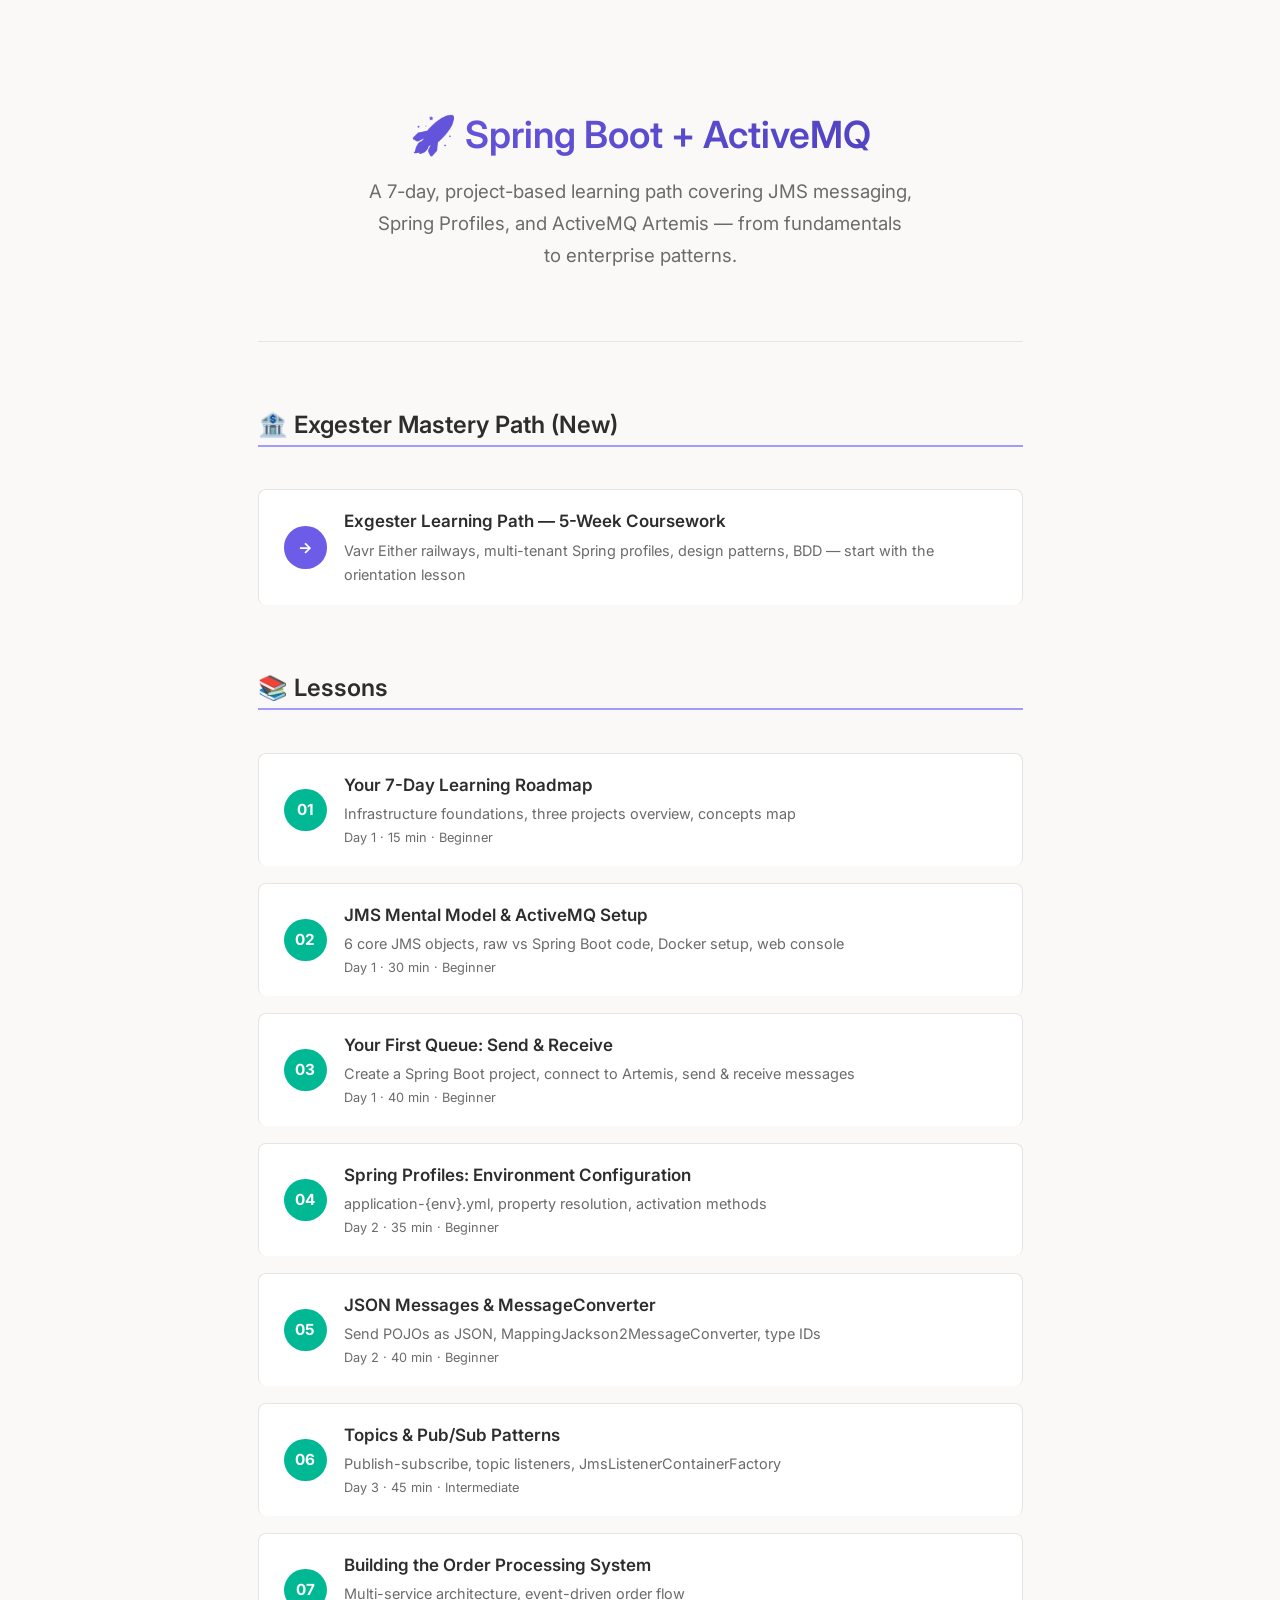
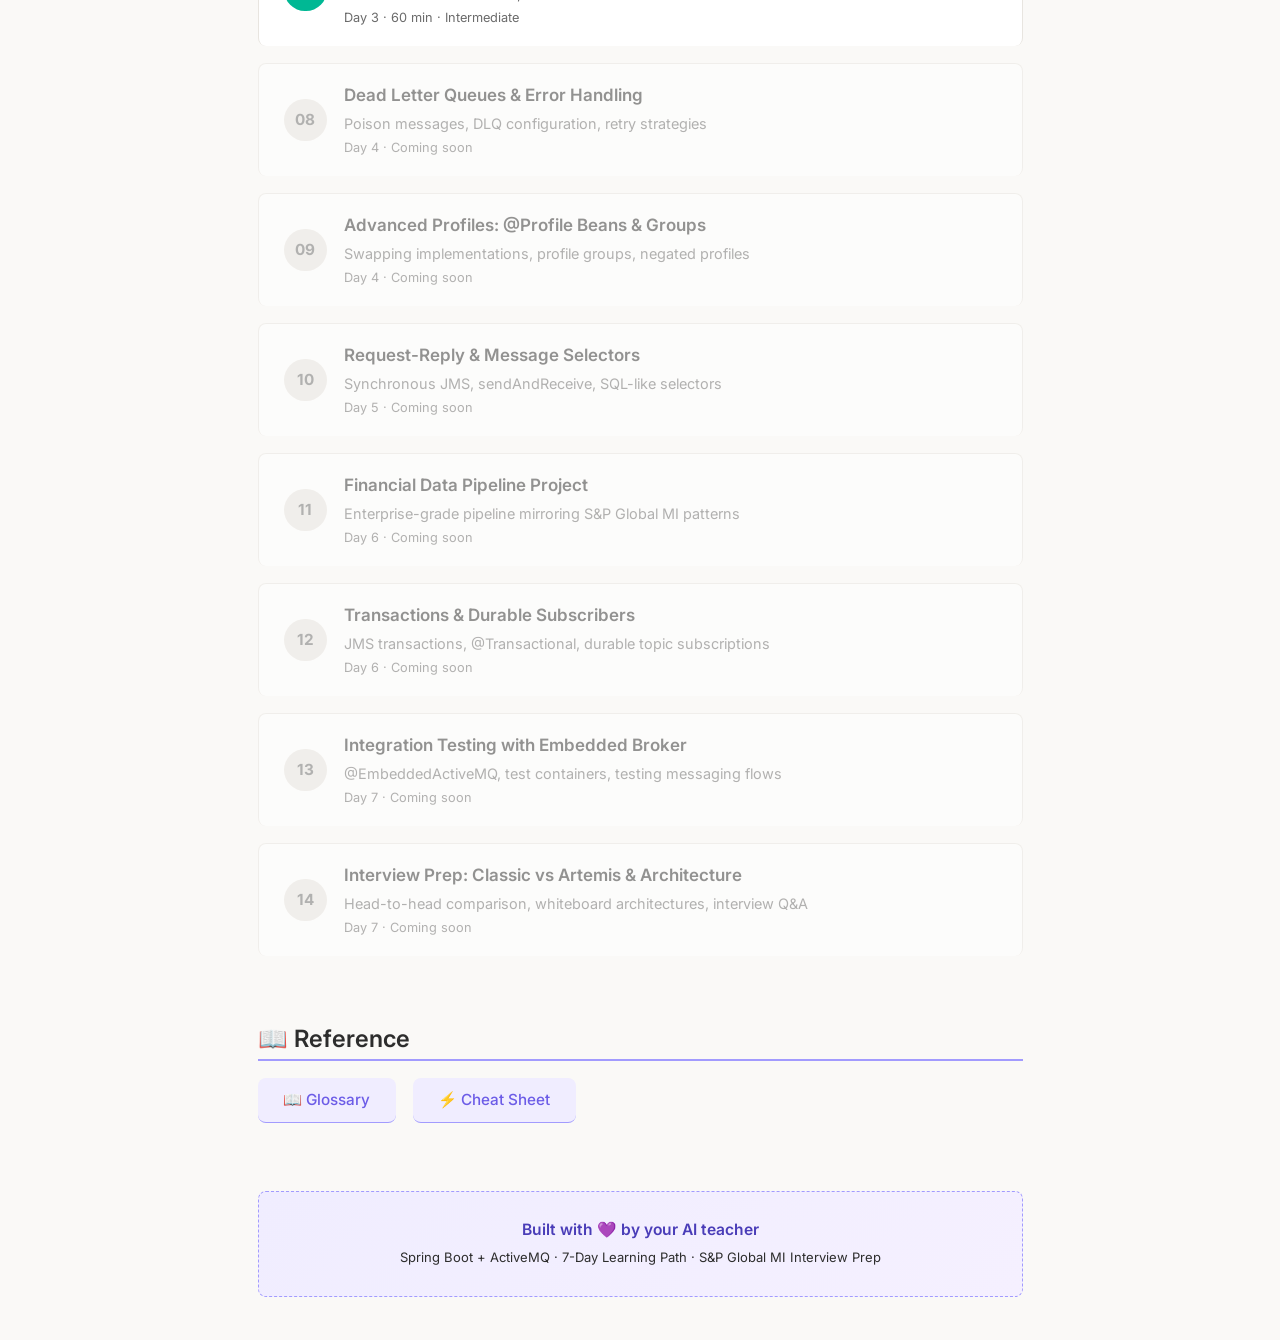
<file: index.html>
<!DOCTYPE html>
<html lang="en">
<head>
  <meta charset="UTF-8">
  <meta name="viewport" content="width=device-width, initial-scale=1.0">
  <title>Spring Boot + ActiveMQ — Learning Path</title>
  <link rel="stylesheet" href="assets/style.css">
  <style>
    .hero {
      text-align: center;
      padding: var(--sp-2xl) 0;
      margin-bottom: var(--sp-xl);
      border-bottom: 1px solid var(--border);
    }
    .hero h1 { font-size: 2.2rem; margin-bottom: var(--sp-md); }
    .hero p { color: var(--text-muted); font-size: 1.1em; max-width: 32rem; margin: 0 auto; }

    .nav-grid {
      display: grid;
      grid-template-columns: 1fr;
      gap: var(--sp-md);
      margin: var(--sp-xl) 0;
    }

    .nav-card {
      display: flex;
      align-items: center;
      gap: var(--sp-md);
      padding: var(--sp-md) var(--sp-lg);
      background: var(--bg-card);
      border: 1px solid var(--border);
      border-radius: var(--radius);
      text-decoration: none;
      color: var(--text);
      transition: all 0.2s;
      border-bottom: none;
    }
    .nav-card:hover {
      border-color: var(--accent-light);
      box-shadow: var(--shadow-lg);
      transform: translateY(-2px);
    }

    .nav-num {
      display: flex;
      align-items: center;
      justify-content: center;
      width: 2.5rem;
      height: 2.5rem;
      border-radius: 50%;
      background: var(--accent);
      color: white;
      font-weight: 700;
      font-size: 0.9em;
      flex-shrink: 0;
    }
    .nav-num.done { background: var(--success); }
    .nav-num.locked { background: var(--border); color: var(--text-muted); }

    .nav-info { flex: 1; }
    .nav-title { font-weight: 600; font-size: 1em; }
    .nav-desc { font-size: 0.85em; color: var(--text-muted); margin-top: 2px; }
    .nav-meta { font-size: 0.75em; color: var(--text-muted); }

    .ref-section { margin-top: var(--sp-2xl); }
    .ref-links {
      display: flex;
      gap: var(--sp-md);
      flex-wrap: wrap;
    }
    .ref-link {
      padding: var(--sp-sm) var(--sp-lg);
      background: var(--bg-highlight);
      border-radius: var(--radius);
      font-size: 0.9em;
      font-weight: 500;
    }

    @media (max-width: 600px) {
      .hero h1 { font-size: 1.6rem; }
      .nav-card { padding: var(--sp-sm) var(--sp-md); }
    }
  </style>
</head>
<body>

  <div class="hero">
    <h1>🚀 Spring Boot + ActiveMQ</h1>
    <p>A 7-day, project-based learning path covering JMS messaging, Spring Profiles, and ActiveMQ Artemis — from fundamentals to enterprise patterns.</p>
  </div>

  <h2>🏦 Exgester Mastery Path (New)</h2>

  <div class="nav-grid">
    <a href="ExgesterLearningPath/lessons/0001-exgester-mental-model-and-roadmap.html" class="nav-card">
      <span class="nav-num">→</span>
      <div class="nav-info">
        <div class="nav-title">Exgester Learning Path — 5-Week Coursework</div>
        <div class="nav-desc">Vavr Either railways, multi-tenant Spring profiles, design patterns, BDD — start with the orientation lesson</div>
      </div>
    </a>
  </div>

  <h2>📚 Lessons</h2>

  <div class="nav-grid">

    <a href="lessons/0001-your-seven-day-roadmap.html" class="nav-card">
      <span class="nav-num done">01</span>
      <div class="nav-info">
        <div class="nav-title">Your 7-Day Learning Roadmap</div>
        <div class="nav-desc">Infrastructure foundations, three projects overview, concepts map</div>
        <div class="nav-meta">Day 1 · 15 min · Beginner</div>
      </div>
    </a>

    <a href="lessons/0002-jms-mental-model-and-activemq-setup.html" class="nav-card">
      <span class="nav-num done">02</span>
      <div class="nav-info">
        <div class="nav-title">JMS Mental Model &amp; ActiveMQ Setup</div>
        <div class="nav-desc">6 core JMS objects, raw vs Spring Boot code, Docker setup, web console</div>
        <div class="nav-meta">Day 1 · 30 min · Beginner</div>
      </div>
    </a>

    <a href="lessons/0003-your-first-queue-send-and-receive.html" class="nav-card">
      <span class="nav-num done">03</span>
      <div class="nav-info">
        <div class="nav-title">Your First Queue: Send &amp; Receive</div>
        <div class="nav-desc">Create a Spring Boot project, connect to Artemis, send &amp; receive messages</div>
        <div class="nav-meta">Day 1 · 40 min · Beginner</div>
      </div>
    </a>

    <a href="lessons/0004-spring-profiles-environment-configuration.html" class="nav-card">
      <span class="nav-num done">04</span>
      <div class="nav-info">
        <div class="nav-title">Spring Profiles: Environment Configuration</div>
        <div class="nav-desc">application-{env}.yml, property resolution, activation methods</div>
        <div class="nav-meta">Day 2 · 35 min · Beginner</div>
      </div>
    </a>

    <a href="lessons/0005-json-messages-and-messageconverter.html" class="nav-card">
      <span class="nav-num done">05</span>
      <div class="nav-info">
        <div class="nav-title">JSON Messages &amp; MessageConverter</div>
        <div class="nav-desc">Send POJOs as JSON, MappingJackson2MessageConverter, type IDs</div>
        <div class="nav-meta">Day 2 · 40 min · Beginner</div>
      </div>
    </a>

    <a href="lessons/0006-topics-and-pub-sub-patterns.html" class="nav-card">
      <span class="nav-num done">06</span>
      <div class="nav-info">
        <div class="nav-title">Topics &amp; Pub/Sub Patterns</div>
        <div class="nav-desc">Publish-subscribe, topic listeners, JmsListenerContainerFactory</div>
        <div class="nav-meta">Day 3 · 45 min · Intermediate</div>
      </div>
    </a>

    <a href="lessons/0007-building-the-order-processing-system.html" class="nav-card">
      <span class="nav-num done">07</span>
      <div class="nav-info">
        <div class="nav-title">Building the Order Processing System</div>
        <div class="nav-desc">Multi-service architecture, event-driven order flow</div>
        <div class="nav-meta">Day 3 · 60 min · Intermediate</div>
      </div>
    </a>

    <a href="#" class="nav-card" style="opacity:0.5; pointer-events:none;">
      <span class="nav-num locked">08</span>
      <div class="nav-info">
        <div class="nav-title">Dead Letter Queues &amp; Error Handling</div>
        <div class="nav-desc">Poison messages, DLQ configuration, retry strategies</div>
        <div class="nav-meta">Day 4 · Coming soon</div>
      </div>
    </a>

    <a href="#" class="nav-card" style="opacity:0.5; pointer-events:none;">
      <span class="nav-num locked">09</span>
      <div class="nav-info">
        <div class="nav-title">Advanced Profiles: @Profile Beans &amp; Groups</div>
        <div class="nav-desc">Swapping implementations, profile groups, negated profiles</div>
        <div class="nav-meta">Day 4 · Coming soon</div>
      </div>
    </a>

    <a href="#" class="nav-card" style="opacity:0.5; pointer-events:none;">
      <span class="nav-num locked">10</span>
      <div class="nav-info">
        <div class="nav-title">Request-Reply &amp; Message Selectors</div>
        <div class="nav-desc">Synchronous JMS, sendAndReceive, SQL-like selectors</div>
        <div class="nav-meta">Day 5 · Coming soon</div>
      </div>
    </a>

    <a href="#" class="nav-card" style="opacity:0.5; pointer-events:none;">
      <span class="nav-num locked">11</span>
      <div class="nav-info">
        <div class="nav-title">Financial Data Pipeline Project</div>
        <div class="nav-desc">Enterprise-grade pipeline mirroring S&amp;P Global MI patterns</div>
        <div class="nav-meta">Day 6 · Coming soon</div>
      </div>
    </a>

    <a href="#" class="nav-card" style="opacity:0.5; pointer-events:none;">
      <span class="nav-num locked">12</span>
      <div class="nav-info">
        <div class="nav-title">Transactions &amp; Durable Subscribers</div>
        <div class="nav-desc">JMS transactions, @Transactional, durable topic subscriptions</div>
        <div class="nav-meta">Day 6 · Coming soon</div>
      </div>
    </a>

    <a href="#" class="nav-card" style="opacity:0.5; pointer-events:none;">
      <span class="nav-num locked">13</span>
      <div class="nav-info">
        <div class="nav-title">Integration Testing with Embedded Broker</div>
        <div class="nav-desc">@EmbeddedActiveMQ, test containers, testing messaging flows</div>
        <div class="nav-meta">Day 7 · Coming soon</div>
      </div>
    </a>

    <a href="#" class="nav-card" style="opacity:0.5; pointer-events:none;">
      <span class="nav-num locked">14</span>
      <div class="nav-info">
        <div class="nav-title">Interview Prep: Classic vs Artemis &amp; Architecture</div>
        <div class="nav-desc">Head-to-head comparison, whiteboard architectures, interview Q&amp;A</div>
        <div class="nav-meta">Day 7 · Coming soon</div>
      </div>
    </a>

  </div>

  <!-- Reference Section -->
  <div class="ref-section">
    <h2>📖 Reference</h2>
    <div class="ref-links">
      <a href="reference/glossary.html" class="ref-link">📖 Glossary</a>
      <a href="reference/cheatsheet.html" class="ref-link">⚡ Cheat Sheet</a>
    </div>
  </div>

  <div class="teacher-prompt" style="margin-top: var(--sp-2xl);">
    <strong>Built with 💜 by your AI teacher</strong><br>
    <small>Spring Boot + ActiveMQ · 7-Day Learning Path · S&amp;P Global MI Interview Prep</small>
  </div>

</body>
</html>
</file>
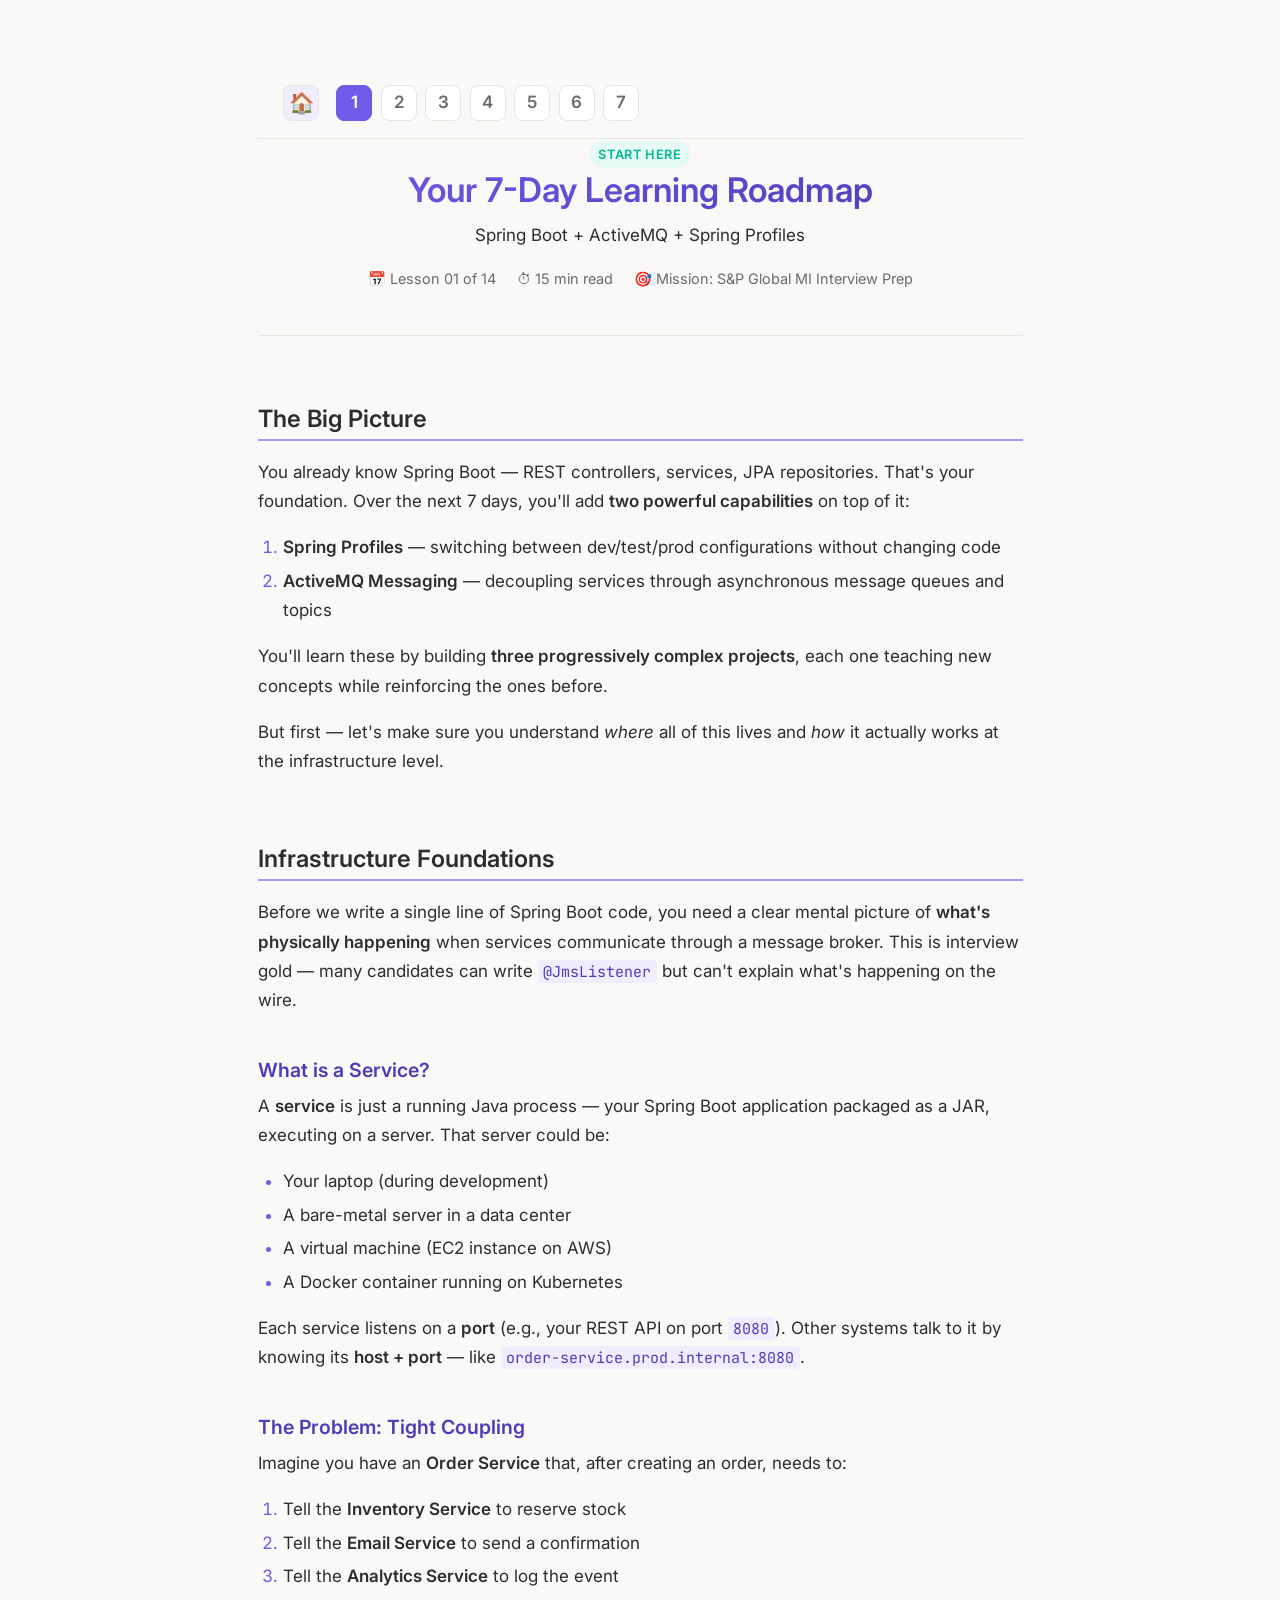
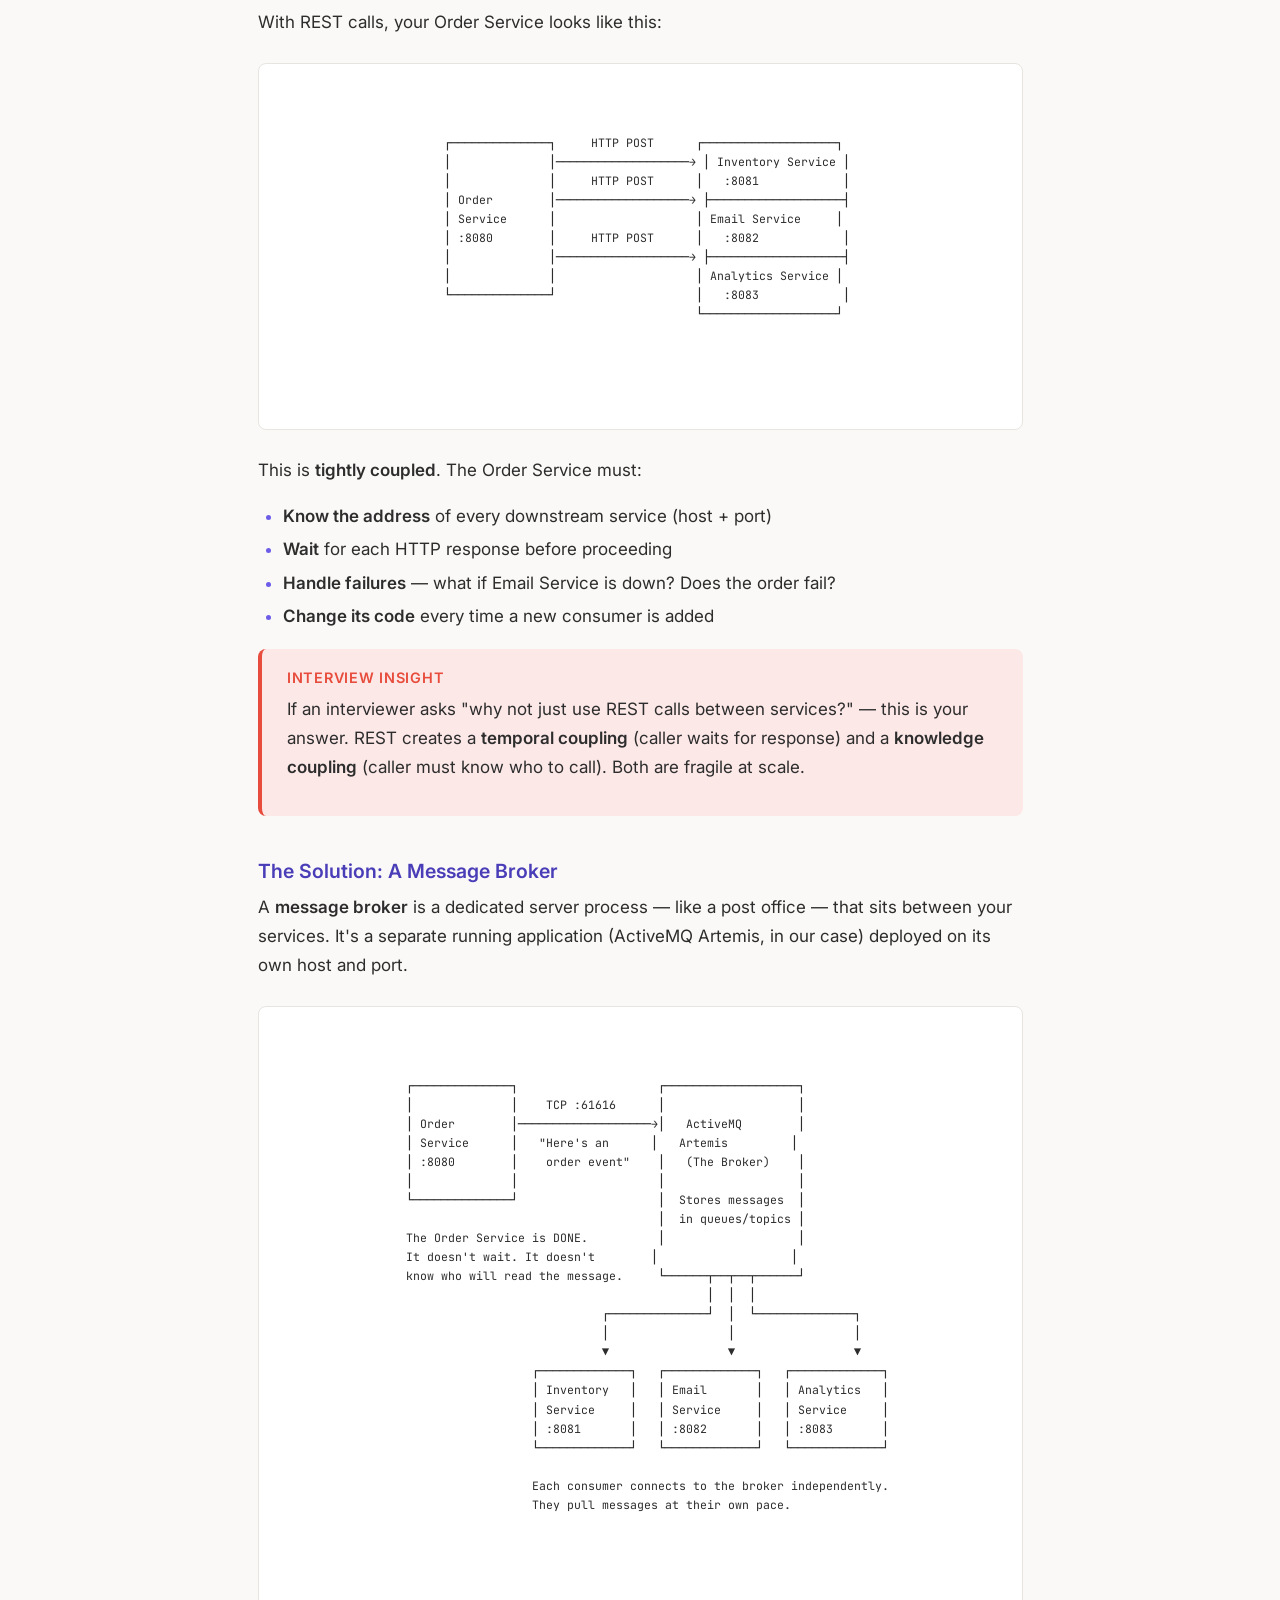
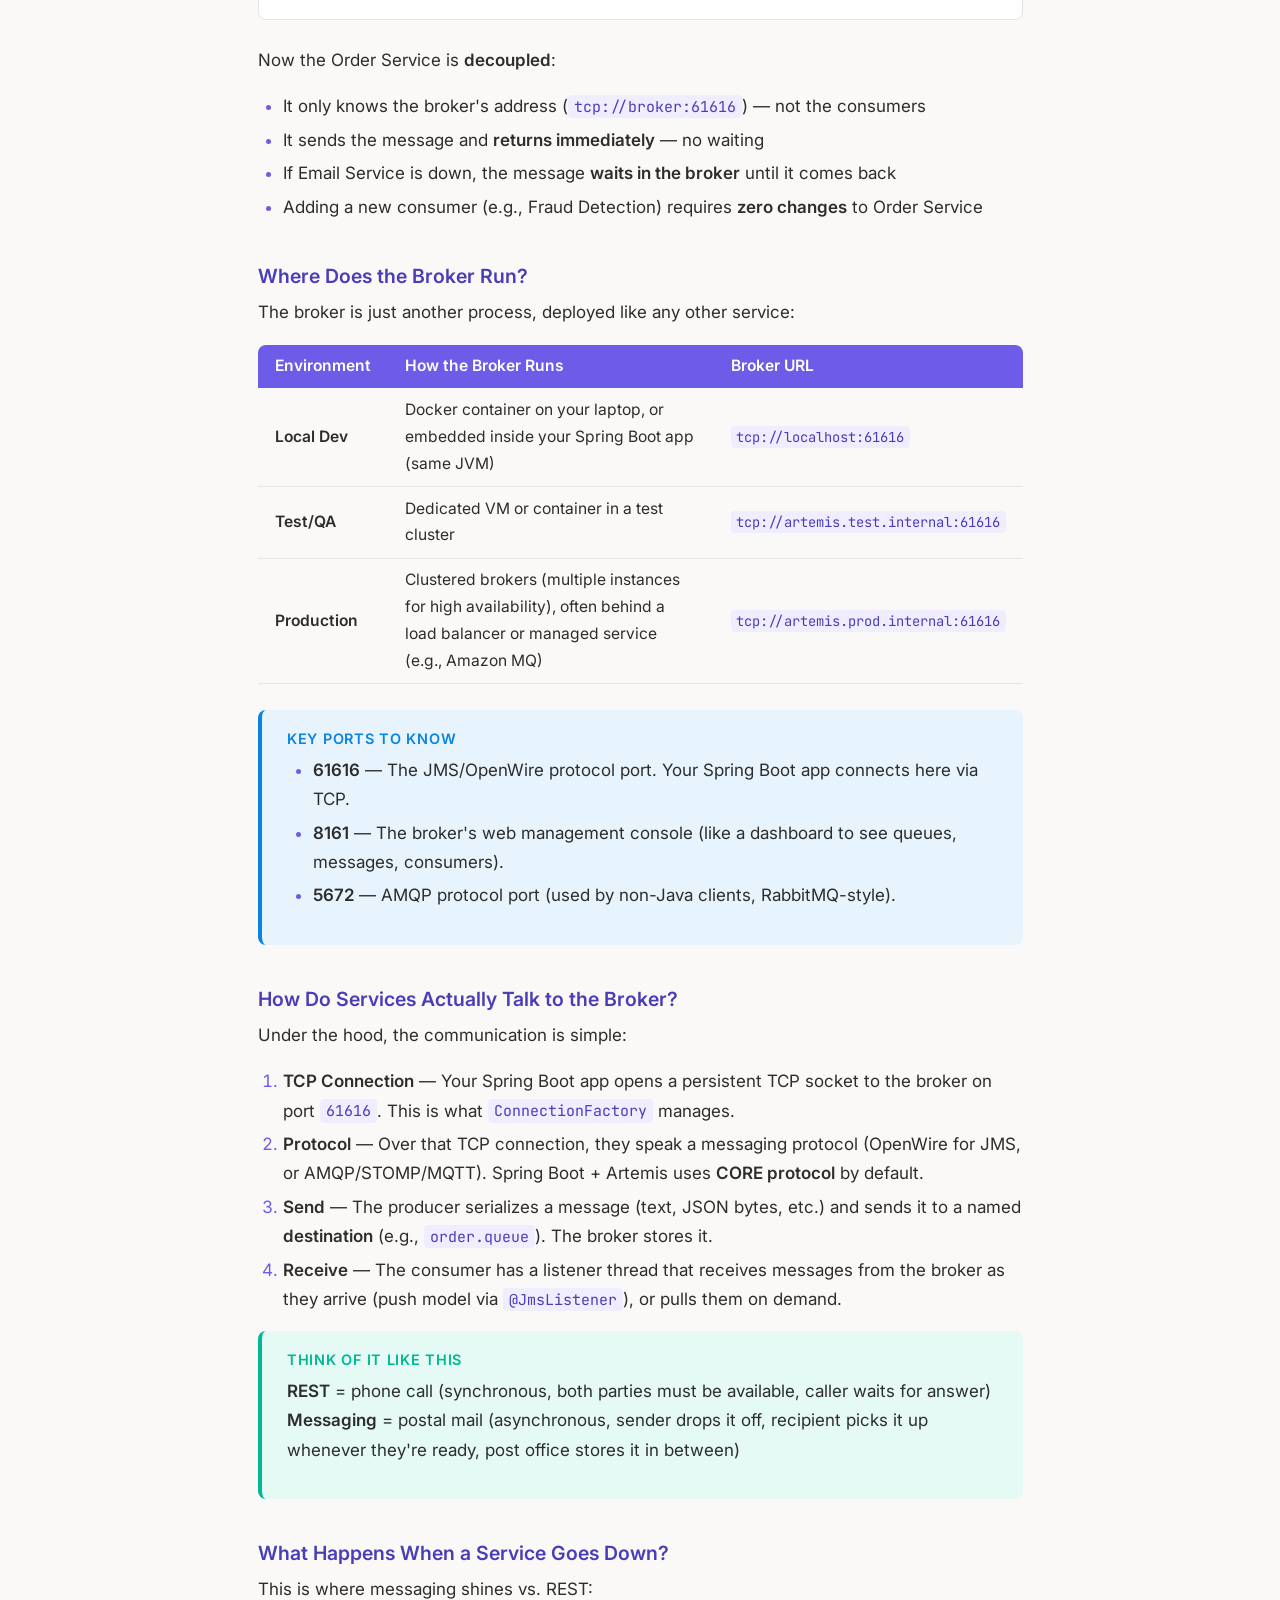
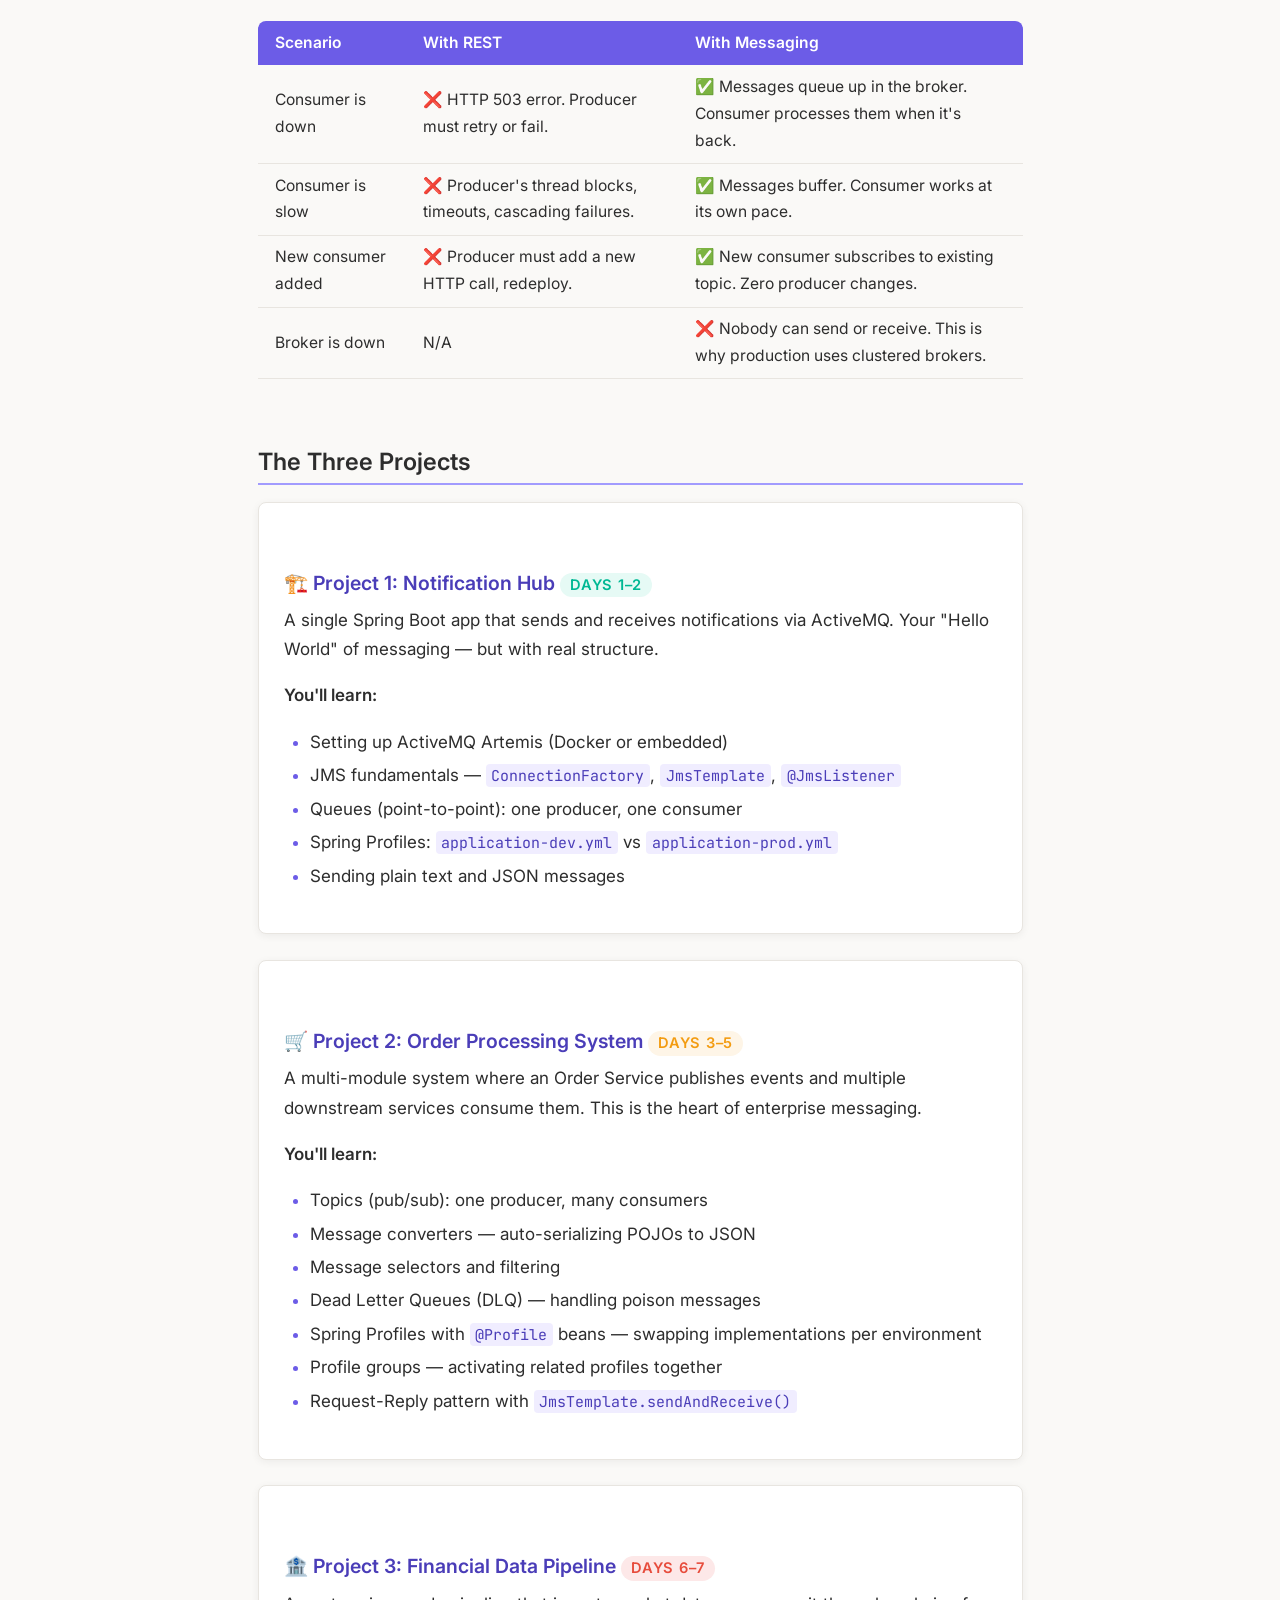
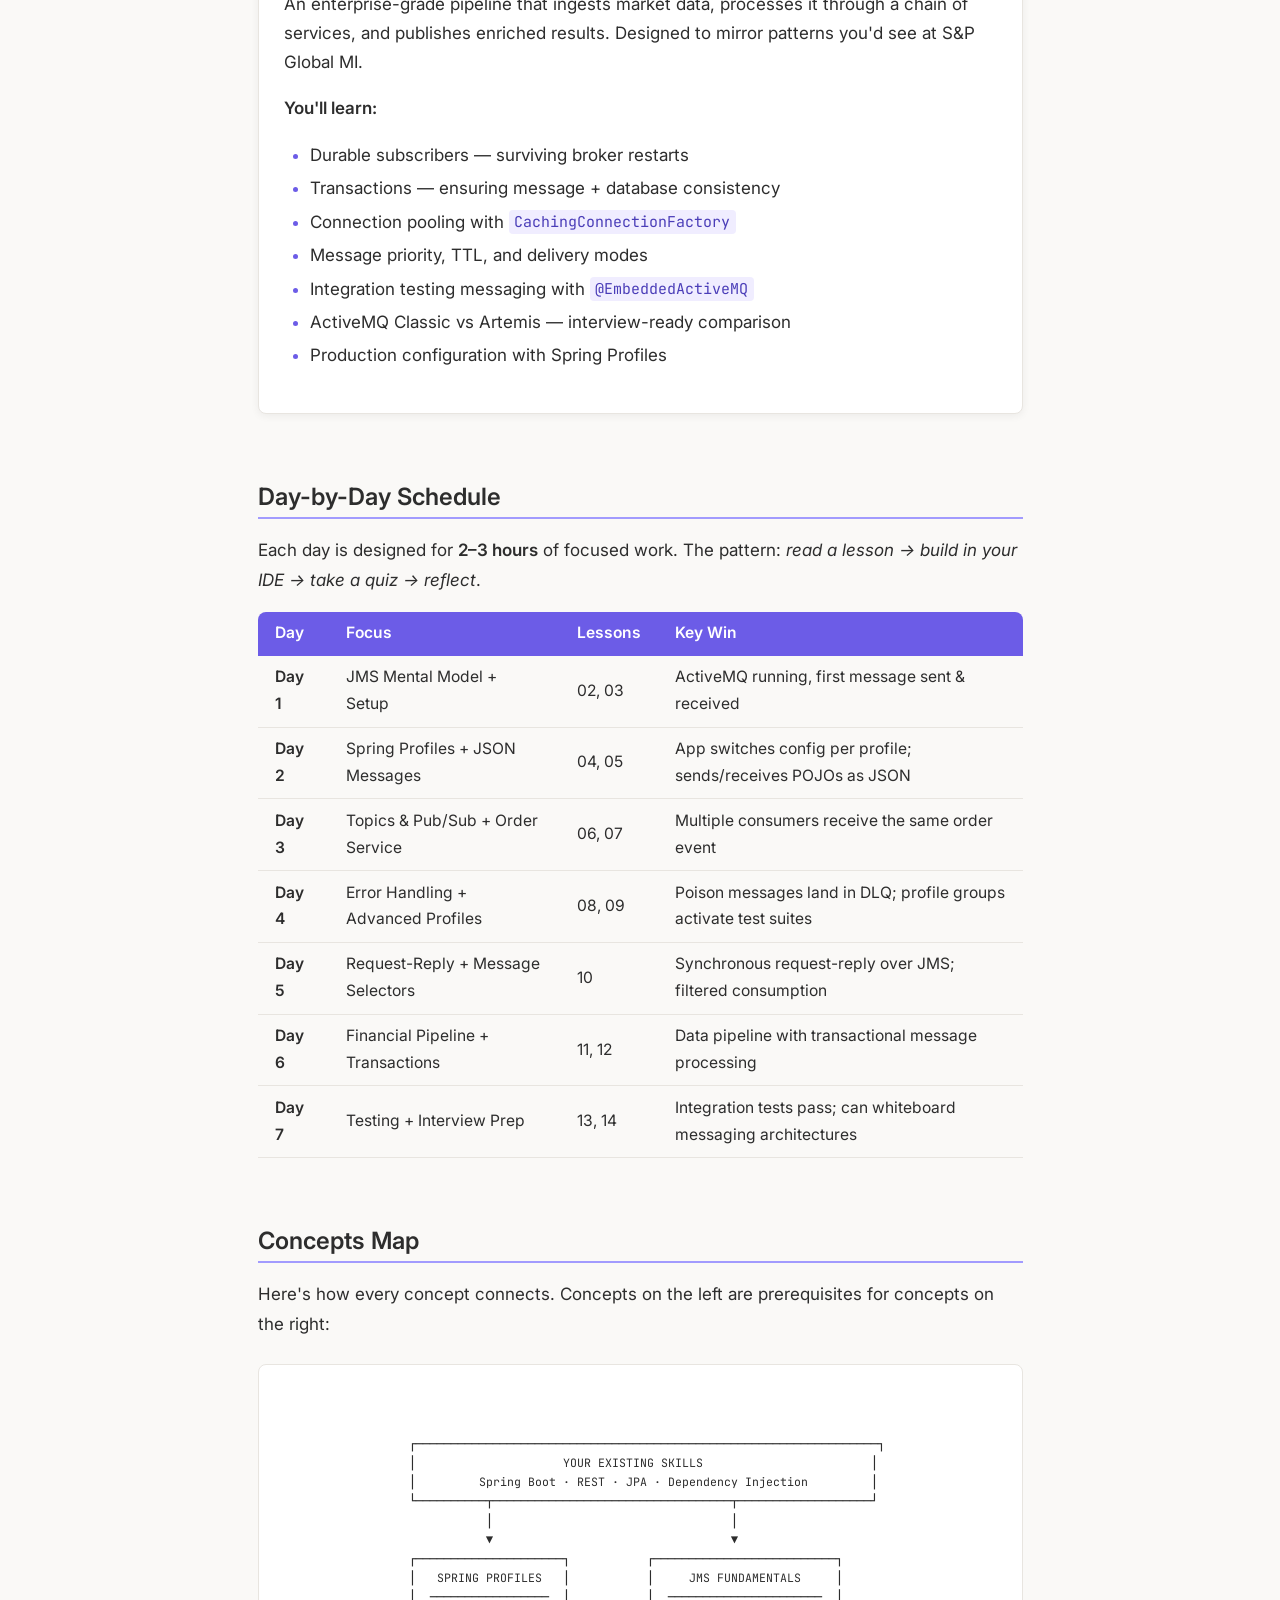
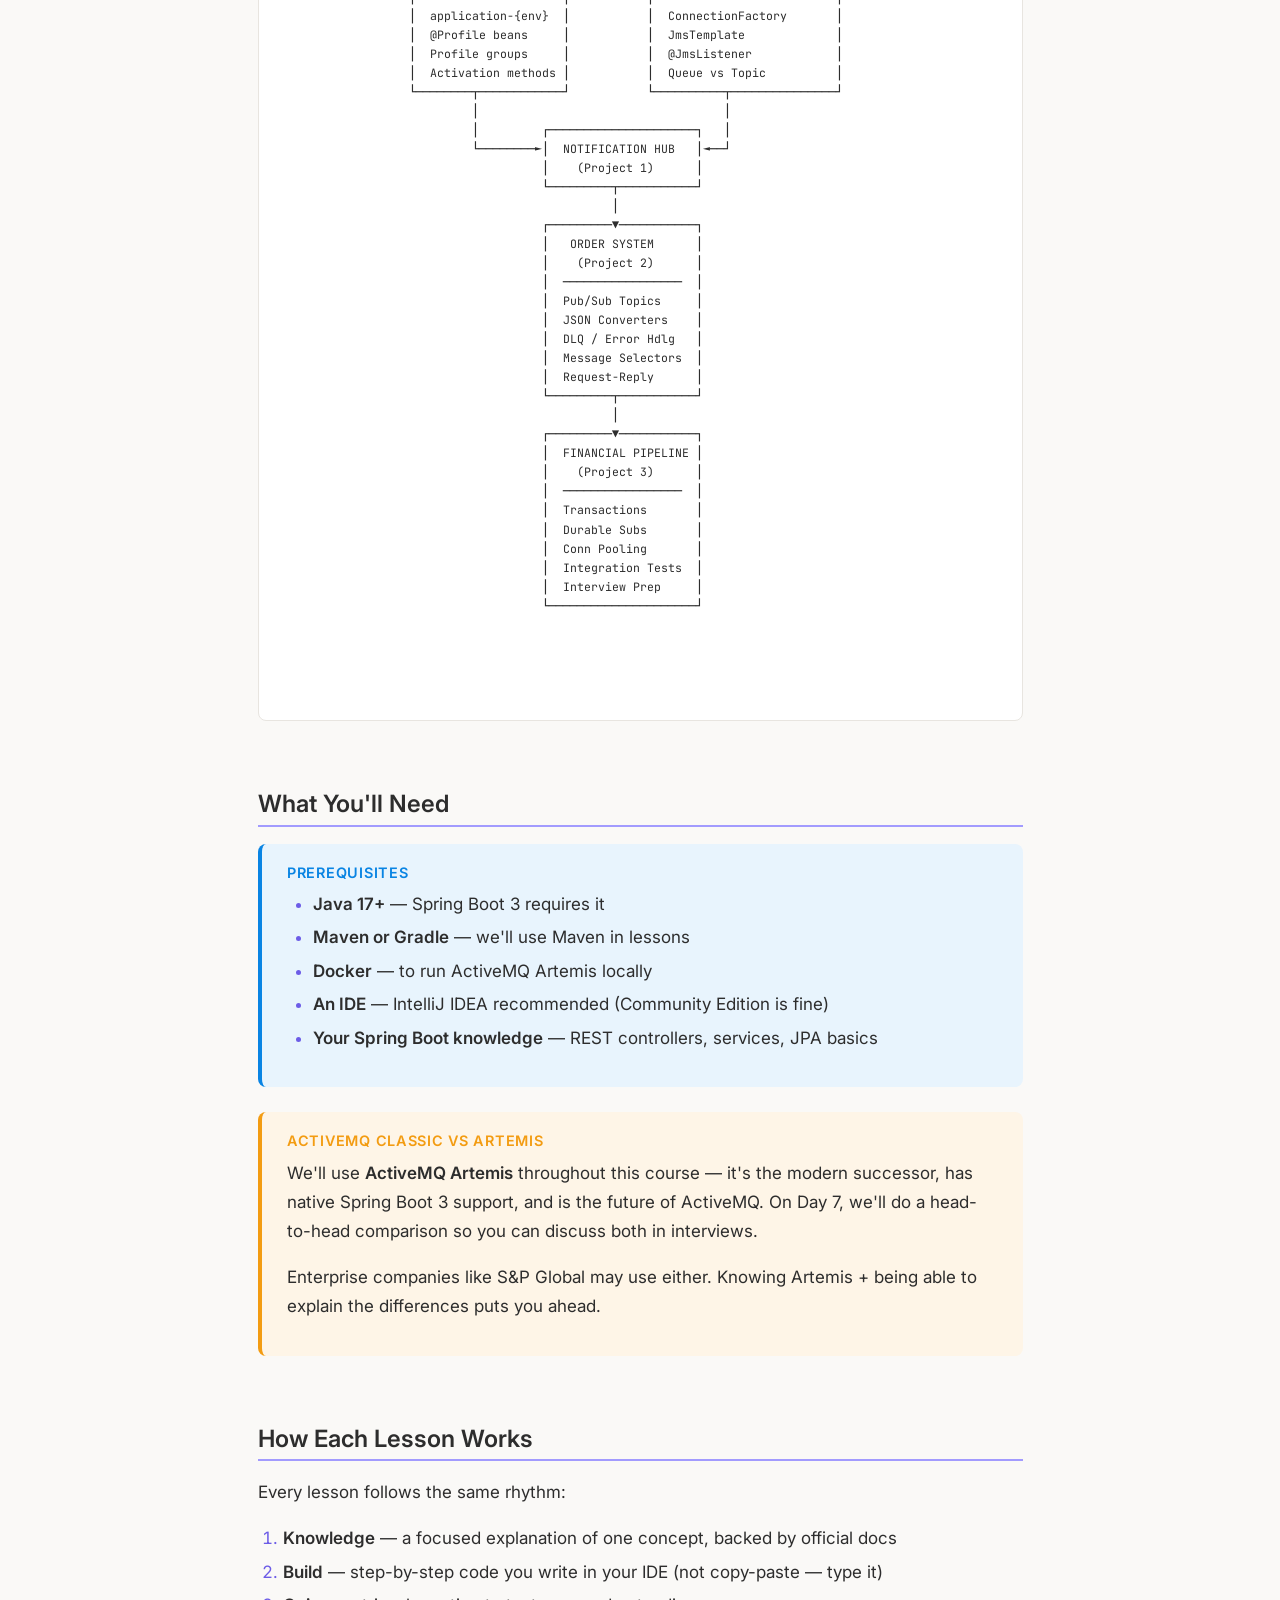
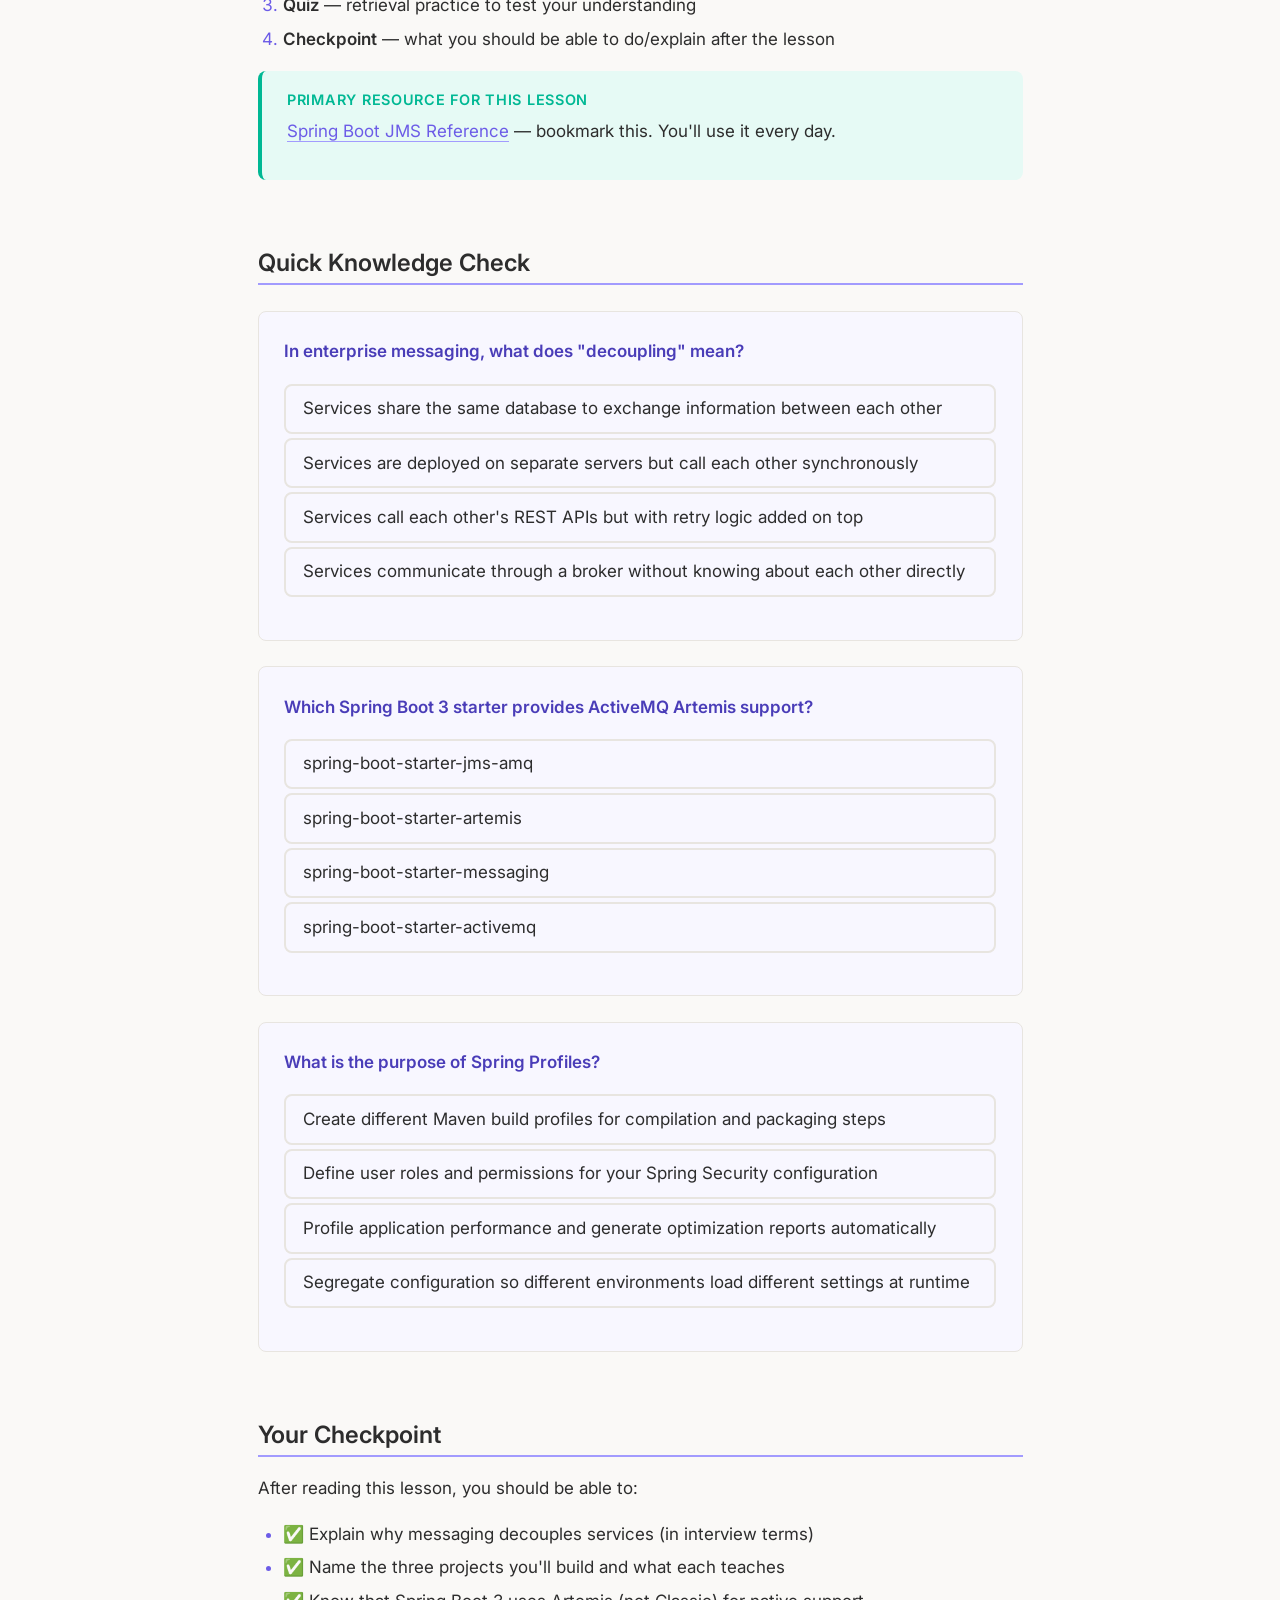
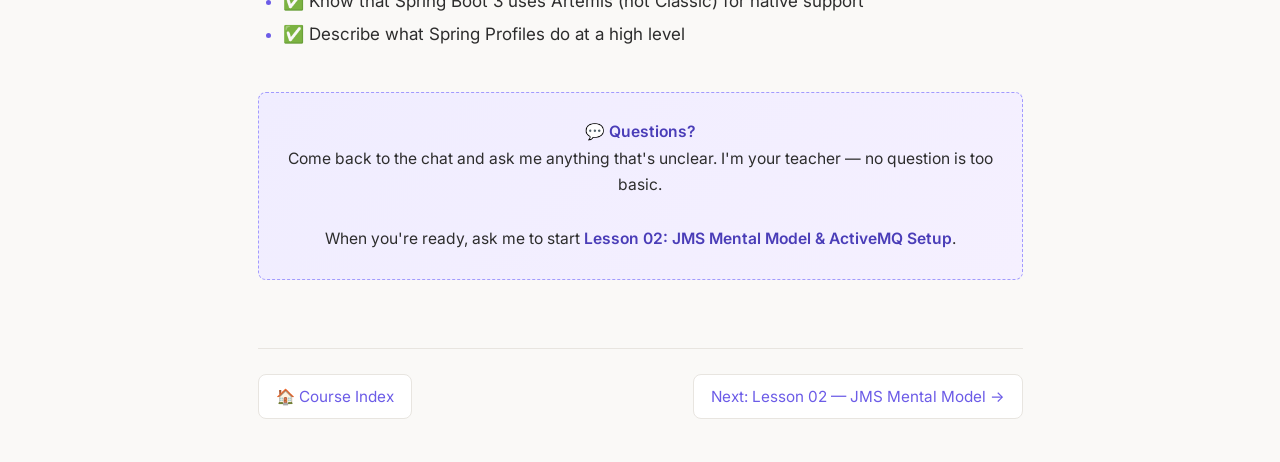
<file: lessons/0001-your-seven-day-roadmap.html>
<!DOCTYPE html>
<html lang="en">
<head>
  <meta charset="UTF-8">
  <meta name="viewport" content="width=device-width, initial-scale=1.0">
  <title>Lesson 01 — Your 7-Day Learning Roadmap</title>
  <link rel="stylesheet" href="../assets/style.css">
</head>
<body>

<nav class="top-nav">
  <a href="../index.html" class="nav-btn home-btn" title="Course Index">🏠</a>
  <div class="nav-pages">
    <a href="0001-your-seven-day-roadmap.html" class="nav-btn active" title="Day 1: Roadmap">1</a>
    <a href="0002-jms-mental-model-and-activemq-setup.html" class="nav-btn " title="Day 1: JMS Mental Model">2</a>
    <a href="0003-your-first-queue-send-and-receive.html" class="nav-btn " title="Day 1: First Queue">3</a>
    <a href="0004-spring-profiles-environment-configuration.html" class="nav-btn " title="Day 2: Profiles">4</a>
    <a href="0005-json-messages-and-messageconverter.html" class="nav-btn " title="Day 2: JSON">5</a>
    <a href="0006-topics-and-pub-sub-patterns.html" class="nav-btn " title="Day 3: Topics">6</a>
    <a href="0007-building-the-order-processing-system.html" class="nav-btn " title="Day 3: Order Processing">7</a>
  </div>
</nav>

  

  <div class="lesson-header">
    <span class="lesson-badge badge-beginner">Start Here</span>
    <h1>Your 7-Day Learning Roadmap</h1>
    <p>Spring Boot + ActiveMQ + Spring Profiles</p>
    <div class="lesson-meta">
      <span>📅 Lesson 01 of 14</span>
      <span>⏱ 15 min read</span>
      <span>🎯 Mission: S&amp;P Global MI Interview Prep</span>
    </div>
  </div>

  <!-- ============================================================ -->

  <h2>The Big Picture</h2>

  <p>You already know Spring Boot — REST controllers, services, JPA repositories. That's your foundation. Over the next 7 days, you'll add <strong>two powerful capabilities</strong> on top of it:</p>

  <ol>
    <li><strong>Spring Profiles</strong> — switching between dev/test/prod configurations without changing code</li>
    <li><strong>ActiveMQ Messaging</strong> — decoupling services through asynchronous message queues and topics</li>
  </ol>

  <p>You'll learn these by building <strong>three progressively complex projects</strong>, each one teaching new concepts while reinforcing the ones before.</p>

  <p>But first — let's make sure you understand <em>where</em> all of this lives and <em>how</em> it actually works at the infrastructure level.</p>

  <!-- ============================================================ -->

  <h2>Infrastructure Foundations</h2>

  <p>Before we write a single line of Spring Boot code, you need a clear mental picture of <strong>what's physically happening</strong> when services communicate through a message broker. This is interview gold — many candidates can write <code>@JmsListener</code> but can't explain what's happening on the wire.</p>

  <h3>What is a Service?</h3>

  <p>A <strong>service</strong> is just a running Java process — your Spring Boot application packaged as a JAR, executing on a server. That server could be:</p>

  <ul>
    <li>Your laptop (during development)</li>
    <li>A bare-metal server in a data center</li>
    <li>A virtual machine (EC2 instance on AWS)</li>
    <li>A Docker container running on Kubernetes</li>
  </ul>

  <p>Each service listens on a <strong>port</strong> (e.g., your REST API on port <code>8080</code>). Other systems talk to it by knowing its <strong>host + port</strong> — like <code>order-service.prod.internal:8080</code>.</p>

  <h3>The Problem: Tight Coupling</h3>

  <p>Imagine you have an <strong>Order Service</strong> that, after creating an order, needs to:</p>
  <ol>
    <li>Tell the <strong>Inventory Service</strong> to reserve stock</li>
    <li>Tell the <strong>Email Service</strong> to send a confirmation</li>
    <li>Tell the <strong>Analytics Service</strong> to log the event</li>
  </ol>

  <p>With REST calls, your Order Service looks like this:</p>

  <div class="diagram">
    <pre><code>
  ┌──────────────┐     HTTP POST      ┌───────────────────┐
  │              │───────────────────→ │ Inventory Service │
  │              │     HTTP POST      │   :8081            │
  │ Order        │───────────────────→ ├───────────────────┤
  │ Service      │                    │ Email Service     │
  │ :8080        │     HTTP POST      │   :8082            │
  │              │───────────────────→ ├───────────────────┤
  │              │                    │ Analytics Service │
  └──────────────┘                    │   :8083            │
                                      └───────────────────┘
    </code></pre>
  </div>

  <p>This is <strong>tightly coupled</strong>. The Order Service must:</p>
  <ul>
    <li><strong>Know the address</strong> of every downstream service (host + port)</li>
    <li><strong>Wait</strong> for each HTTP response before proceeding</li>
    <li><strong>Handle failures</strong> — what if Email Service is down? Does the order fail?</li>
    <li><strong>Change its code</strong> every time a new consumer is added</li>
  </ul>

  <div class="callout callout-danger">
    <div class="callout-label">Interview Insight</div>
    <p>If an interviewer asks "why not just use REST calls between services?" — this is your answer. REST creates a <strong>temporal coupling</strong> (caller waits for response) and a <strong>knowledge coupling</strong> (caller must know who to call). Both are fragile at scale.</p>
  </div>

  <h3>The Solution: A Message Broker</h3>

  <p>A <strong>message broker</strong> is a dedicated server process — like a post office — that sits between your services. It's a separate running application (ActiveMQ Artemis, in our case) deployed on its own host and port.</p>

  <div class="diagram">
    <pre><code>
  ┌──────────────┐                    ┌───────────────────┐
  │              │    TCP :61616      │                   │
  │ Order        │───────────────────→│   ActiveMQ        │
  │ Service      │   "Here's an      │   Artemis         │
  │ :8080        │    order event"    │   (The Broker)    │
  │              │                    │                   │
  └──────────────┘                    │  Stores messages  │
                                      │  in queues/topics │
  The Order Service is DONE.          │                   │
  It doesn't wait. It doesn't        │                   │
  know who will read the message.     └──────┬──┬──┬──────┘
                                             │  │  │
                              ┌──────────────┘  │  └──────────────┐
                              │                 │                 │
                              ▼                 ▼                 ▼
                    ┌─────────────┐   ┌─────────────┐   ┌─────────────┐
                    │ Inventory   │   │ Email       │   │ Analytics   │
                    │ Service     │   │ Service     │   │ Service     │
                    │ :8081       │   │ :8082       │   │ :8083       │
                    └─────────────┘   └─────────────┘   └─────────────┘

                    Each consumer connects to the broker independently.
                    They pull messages at their own pace.
    </code></pre>
  </div>

  <p>Now the Order Service is <strong>decoupled</strong>:</p>
  <ul>
    <li>It only knows the broker's address (<code>tcp://broker:61616</code>) — not the consumers</li>
    <li>It sends the message and <strong>returns immediately</strong> — no waiting</li>
    <li>If Email Service is down, the message <strong>waits in the broker</strong> until it comes back</li>
    <li>Adding a new consumer (e.g., Fraud Detection) requires <strong>zero changes</strong> to Order Service</li>
  </ul>

  <h3>Where Does the Broker Run?</h3>

  <p>The broker is just another process, deployed like any other service:</p>

  <table>
    <thead>
      <tr>
        <th>Environment</th>
        <th>How the Broker Runs</th>
        <th>Broker URL</th>
      </tr>
    </thead>
    <tbody>
      <tr>
        <td><strong>Local Dev</strong></td>
        <td>Docker container on your laptop, or embedded inside your Spring Boot app (same JVM)</td>
        <td><code>tcp://localhost:61616</code></td>
      </tr>
      <tr>
        <td><strong>Test/QA</strong></td>
        <td>Dedicated VM or container in a test cluster</td>
        <td><code>tcp://artemis.test.internal:61616</code></td>
      </tr>
      <tr>
        <td><strong>Production</strong></td>
        <td>Clustered brokers (multiple instances for high availability), often behind a load balancer or managed service (e.g., Amazon MQ)</td>
        <td><code>tcp://artemis.prod.internal:61616</code></td>
      </tr>
    </tbody>
  </table>

  <div class="callout callout-info">
    <div class="callout-label">Key Ports to Know</div>
    <ul>
      <li><strong>61616</strong> — The JMS/OpenWire protocol port. Your Spring Boot app connects here via TCP.</li>
      <li><strong>8161</strong> — The broker's web management console (like a dashboard to see queues, messages, consumers).</li>
      <li><strong>5672</strong> — AMQP protocol port (used by non-Java clients, RabbitMQ-style).</li>
    </ul>
  </div>

  <h3>How Do Services Actually Talk to the Broker?</h3>

  <p>Under the hood, the communication is simple:</p>

  <ol>
    <li><strong>TCP Connection</strong> — Your Spring Boot app opens a persistent TCP socket to the broker on port <code>61616</code>. This is what <code>ConnectionFactory</code> manages.</li>
    <li><strong>Protocol</strong> — Over that TCP connection, they speak a messaging protocol (OpenWire for JMS, or AMQP/STOMP/MQTT). Spring Boot + Artemis uses <strong>CORE protocol</strong> by default.</li>
    <li><strong>Send</strong> — The producer serializes a message (text, JSON bytes, etc.) and sends it to a named <strong>destination</strong> (e.g., <code>order.queue</code>). The broker stores it.</li>
    <li><strong>Receive</strong> — The consumer has a listener thread that receives messages from the broker as they arrive (push model via <code>@JmsListener</code>), or pulls them on demand.</li>
  </ol>

  <div class="callout callout-success">
    <div class="callout-label">Think of It Like This</div>
    <p><strong>REST</strong> = phone call (synchronous, both parties must be available, caller waits for answer)<br>
    <strong>Messaging</strong> = postal mail (asynchronous, sender drops it off, recipient picks it up whenever they're ready, post office stores it in between)</p>
  </div>

  <h3>What Happens When a Service Goes Down?</h3>

  <p>This is where messaging shines vs. REST:</p>

  <table>
    <thead>
      <tr>
        <th>Scenario</th>
        <th>With REST</th>
        <th>With Messaging</th>
      </tr>
    </thead>
    <tbody>
      <tr>
        <td>Consumer is down</td>
        <td>❌ HTTP 503 error. Producer must retry or fail.</td>
        <td>✅ Messages queue up in the broker. Consumer processes them when it's back.</td>
      </tr>
      <tr>
        <td>Consumer is slow</td>
        <td>❌ Producer's thread blocks, timeouts, cascading failures.</td>
        <td>✅ Messages buffer. Consumer works at its own pace.</td>
      </tr>
      <tr>
        <td>New consumer added</td>
        <td>❌ Producer must add a new HTTP call, redeploy.</td>
        <td>✅ New consumer subscribes to existing topic. Zero producer changes.</td>
      </tr>
      <tr>
        <td>Broker is down</td>
        <td>N/A</td>
        <td>❌ Nobody can send or receive. This is why production uses clustered brokers.</td>
      </tr>
    </tbody>
  </table>

  <!-- ============================================================ -->

  <h2>The Three Projects</h2>

  <div class="card">
    <h3>🏗️ Project 1: Notification Hub <span class="lesson-badge badge-beginner">Days 1–2</span></h3>
    <p>A single Spring Boot app that sends and receives notifications via ActiveMQ. Your "Hello World" of messaging — but with real structure.</p>
    <p><strong>You'll learn:</strong></p>
    <ul>
      <li>Setting up ActiveMQ Artemis (Docker or embedded)</li>
      <li>JMS fundamentals — <code>ConnectionFactory</code>, <code>JmsTemplate</code>, <code>@JmsListener</code></li>
      <li>Queues (point-to-point): one producer, one consumer</li>
      <li>Spring Profiles: <code>application-dev.yml</code> vs <code>application-prod.yml</code></li>
      <li>Sending plain text and JSON messages</li>
    </ul>
  </div>

  <div class="card">
    <h3>🛒 Project 2: Order Processing System <span class="lesson-badge badge-intermediate">Days 3–5</span></h3>
    <p>A multi-module system where an Order Service publishes events and multiple downstream services consume them. This is the heart of enterprise messaging.</p>
    <p><strong>You'll learn:</strong></p>
    <ul>
      <li>Topics (pub/sub): one producer, many consumers</li>
      <li>Message converters — auto-serializing POJOs to JSON</li>
      <li>Message selectors and filtering</li>
      <li>Dead Letter Queues (DLQ) — handling poison messages</li>
      <li>Spring Profiles with <code>@Profile</code> beans — swapping implementations per environment</li>
      <li>Profile groups — activating related profiles together</li>
      <li>Request-Reply pattern with <code>JmsTemplate.sendAndReceive()</code></li>
    </ul>
  </div>

  <div class="card">
    <h3>🏦 Project 3: Financial Data Pipeline <span class="lesson-badge badge-advanced">Days 6–7</span></h3>
    <p>An enterprise-grade pipeline that ingests market data, processes it through a chain of services, and publishes enriched results. Designed to mirror patterns you'd see at S&amp;P Global MI.</p>
    <p><strong>You'll learn:</strong></p>
    <ul>
      <li>Durable subscribers — surviving broker restarts</li>
      <li>Transactions — ensuring message + database consistency</li>
      <li>Connection pooling with <code>CachingConnectionFactory</code></li>
      <li>Message priority, TTL, and delivery modes</li>
      <li>Integration testing messaging with <code>@EmbeddedActiveMQ</code></li>
      <li>ActiveMQ Classic vs Artemis — interview-ready comparison</li>
      <li>Production configuration with Spring Profiles</li>
    </ul>
  </div>

  <!-- ============================================================ -->

  <h2>Day-by-Day Schedule</h2>

  <p>Each day is designed for <strong>2–3 hours</strong> of focused work. The pattern: <em>read a lesson → build in your IDE → take a quiz → reflect</em>.</p>

  <table>
    <thead>
      <tr>
        <th>Day</th>
        <th>Focus</th>
        <th>Lessons</th>
        <th>Key Win</th>
      </tr>
    </thead>
    <tbody>
      <tr>
        <td><strong>Day 1</strong></td>
        <td>JMS Mental Model + Setup</td>
        <td>02, 03</td>
        <td>ActiveMQ running, first message sent &amp; received</td>
      </tr>
      <tr>
        <td><strong>Day 2</strong></td>
        <td>Spring Profiles + JSON Messages</td>
        <td>04, 05</td>
        <td>App switches config per profile; sends/receives POJOs as JSON</td>
      </tr>
      <tr>
        <td><strong>Day 3</strong></td>
        <td>Topics &amp; Pub/Sub + Order Service</td>
        <td>06, 07</td>
        <td>Multiple consumers receive the same order event</td>
      </tr>
      <tr>
        <td><strong>Day 4</strong></td>
        <td>Error Handling + Advanced Profiles</td>
        <td>08, 09</td>
        <td>Poison messages land in DLQ; profile groups activate test suites</td>
      </tr>
      <tr>
        <td><strong>Day 5</strong></td>
        <td>Request-Reply + Message Selectors</td>
        <td>10</td>
        <td>Synchronous request-reply over JMS; filtered consumption</td>
      </tr>
      <tr>
        <td><strong>Day 6</strong></td>
        <td>Financial Pipeline + Transactions</td>
        <td>11, 12</td>
        <td>Data pipeline with transactional message processing</td>
      </tr>
      <tr>
        <td><strong>Day 7</strong></td>
        <td>Testing + Interview Prep</td>
        <td>13, 14</td>
        <td>Integration tests pass; can whiteboard messaging architectures</td>
      </tr>
    </tbody>
  </table>

  <!-- ============================================================ -->

  <h2>Concepts Map</h2>

  <p>Here's how every concept connects. Concepts on the left are prerequisites for concepts on the right:</p>

  <div class="diagram">
    <pre><code>
  ┌──────────────────────────────────────────────────────────────────┐
  │                     YOUR EXISTING SKILLS                        │
  │         Spring Boot · REST · JPA · Dependency Injection         │
  └──────────┬──────────────────────────────────┬───────────────────┘
             │                                  │
             ▼                                  ▼
  ┌─────────────────────┐           ┌──────────────────────────┐
  │   SPRING PROFILES   │           │     JMS FUNDAMENTALS     │
  │  ─────────────────  │           │  ──────────────────────  │
  │  application-{env}  │           │  ConnectionFactory       │
  │  @Profile beans     │           │  JmsTemplate             │
  │  Profile groups     │           │  @JmsListener            │
  │  Activation methods │           │  Queue vs Topic          │
  └────────┬────────────┘           └──────────┬───────────────┘
           │                                   │
           │         ┌─────────────────────┐   │
           └────────►│  NOTIFICATION HUB   │◄──┘
                     │    (Project 1)      │
                     └─────────┬───────────┘
                               │
                     ┌─────────▼───────────┐
                     │   ORDER SYSTEM      │
                     │    (Project 2)      │
                     │  ─────────────────  │
                     │  Pub/Sub Topics     │
                     │  JSON Converters    │
                     │  DLQ / Error Hdlg   │
                     │  Message Selectors  │
                     │  Request-Reply      │
                     └─────────┬───────────┘
                               │
                     ┌─────────▼───────────┐
                     │  FINANCIAL PIPELINE │
                     │    (Project 3)      │
                     │  ─────────────────  │
                     │  Transactions       │
                     │  Durable Subs       │
                     │  Conn Pooling       │
                     │  Integration Tests  │
                     │  Interview Prep     │
                     └─────────────────────┘
    </code></pre>
  </div>

  <!-- ============================================================ -->

  <h2>What You'll Need</h2>

  <div class="callout callout-info">
    <div class="callout-label">Prerequisites</div>
    <ul>
      <li><strong>Java 17+</strong> — Spring Boot 3 requires it</li>
      <li><strong>Maven or Gradle</strong> — we'll use Maven in lessons</li>
      <li><strong>Docker</strong> — to run ActiveMQ Artemis locally</li>
      <li><strong>An IDE</strong> — IntelliJ IDEA recommended (Community Edition is fine)</li>
      <li><strong>Your Spring Boot knowledge</strong> — REST controllers, services, JPA basics</li>
    </ul>
  </div>

  <div class="callout callout-warning">
    <div class="callout-label">ActiveMQ Classic vs Artemis</div>
    <p>We'll use <strong>ActiveMQ Artemis</strong> throughout this course — it's the modern successor, has native Spring Boot 3 support, and is the future of ActiveMQ. On Day 7, we'll do a head-to-head comparison so you can discuss both in interviews.</p>
    <p>Enterprise companies like S&amp;P Global may use either. Knowing Artemis + being able to explain the differences puts you ahead.</p>
  </div>

  <!-- ============================================================ -->

  <h2>How Each Lesson Works</h2>

  <p>Every lesson follows the same rhythm:</p>

  <ol>
    <li><strong>Knowledge</strong> — a focused explanation of one concept, backed by official docs</li>
    <li><strong>Build</strong> — step-by-step code you write in your IDE (not copy-paste — type it)</li>
    <li><strong>Quiz</strong> — retrieval practice to test your understanding</li>
    <li><strong>Checkpoint</strong> — what you should be able to do/explain after the lesson</li>
  </ol>

  <div class="callout callout-success">
    <div class="callout-label">Primary Resource for This Lesson</div>
    <p><a href="https://docs.spring.io/spring-boot/reference/messaging/jms.html">Spring Boot JMS Reference</a> — bookmark this. You'll use it every day.</p>
  </div>

  <!-- ============================================================ -->

  <h2>Quick Knowledge Check</h2>

  <div class="quiz" data-quiz="q1">
    <p class="quiz-question">In enterprise messaging, what does "decoupling" mean?</p>
    <ul class="quiz-options">
      <li data-correct data-explanation="Decoupling means the producer doesn't need to know about the consumer — they communicate through a broker.">Services communicate through a broker without knowing about each other directly</li>
      <li>Services share the same database to exchange information between each other</li>
      <li>Services call each other's REST APIs but with retry logic added on top</li>
      <li>Services are deployed on separate servers but call each other synchronously</li>
    </ul>
    <div class="quiz-feedback"></div>
  </div>

  <div class="quiz" data-quiz="q2">
    <p class="quiz-question">Which Spring Boot 3 starter provides ActiveMQ Artemis support?</p>
    <ul class="quiz-options">
      <li data-correct data-explanation="Spring Boot 3 has a dedicated Artemis starter with full auto-configuration.">spring-boot-starter-artemis</li>
      <li>spring-boot-starter-activemq</li>
      <li>spring-boot-starter-messaging</li>
      <li>spring-boot-starter-jms-amq</li>
    </ul>
    <div class="quiz-feedback"></div>
  </div>

  <div class="quiz" data-quiz="q3">
    <p class="quiz-question">What is the purpose of Spring Profiles?</p>
    <ul class="quiz-options">
      <li data-correct data-explanation="Profiles let you define environment-specific beans and properties, activated at runtime.">Segregate configuration so different environments load different settings at runtime</li>
      <li>Define user roles and permissions for your Spring Security configuration</li>
      <li>Profile application performance and generate optimization reports automatically</li>
      <li>Create different Maven build profiles for compilation and packaging steps</li>
    </ul>
    <div class="quiz-feedback"></div>
  </div>

  <!-- ============================================================ -->

  <h2>Your Checkpoint</h2>

  <p>After reading this lesson, you should be able to:</p>
  <ul>
    <li>✅ Explain why messaging decouples services (in interview terms)</li>
    <li>✅ Name the three projects you'll build and what each teaches</li>
    <li>✅ Know that Spring Boot 3 uses Artemis (not Classic) for native support</li>
    <li>✅ Describe what Spring Profiles do at a high level</li>
  </ul>

  <!-- ============================================================ -->

  <div class="teacher-prompt">
    <strong>💬 Questions?</strong><br>
    Come back to the chat and ask me anything that's unclear. I'm your teacher — no question is too basic.
    <br><br>
    When you're ready, ask me to start <strong>Lesson 02: JMS Mental Model &amp; ActiveMQ Setup</strong>.
  </div>

  <div class="lesson-nav">
    <a href="../index.html">🏠 Course Index</a>
    <span></span>
    <a href="0002-jms-mental-model-and-activemq-setup.html">Next: Lesson 02 — JMS Mental Model →</a>
  </div>

  <script src="../assets/quiz.js"></script>

</body>
</html>
</file>
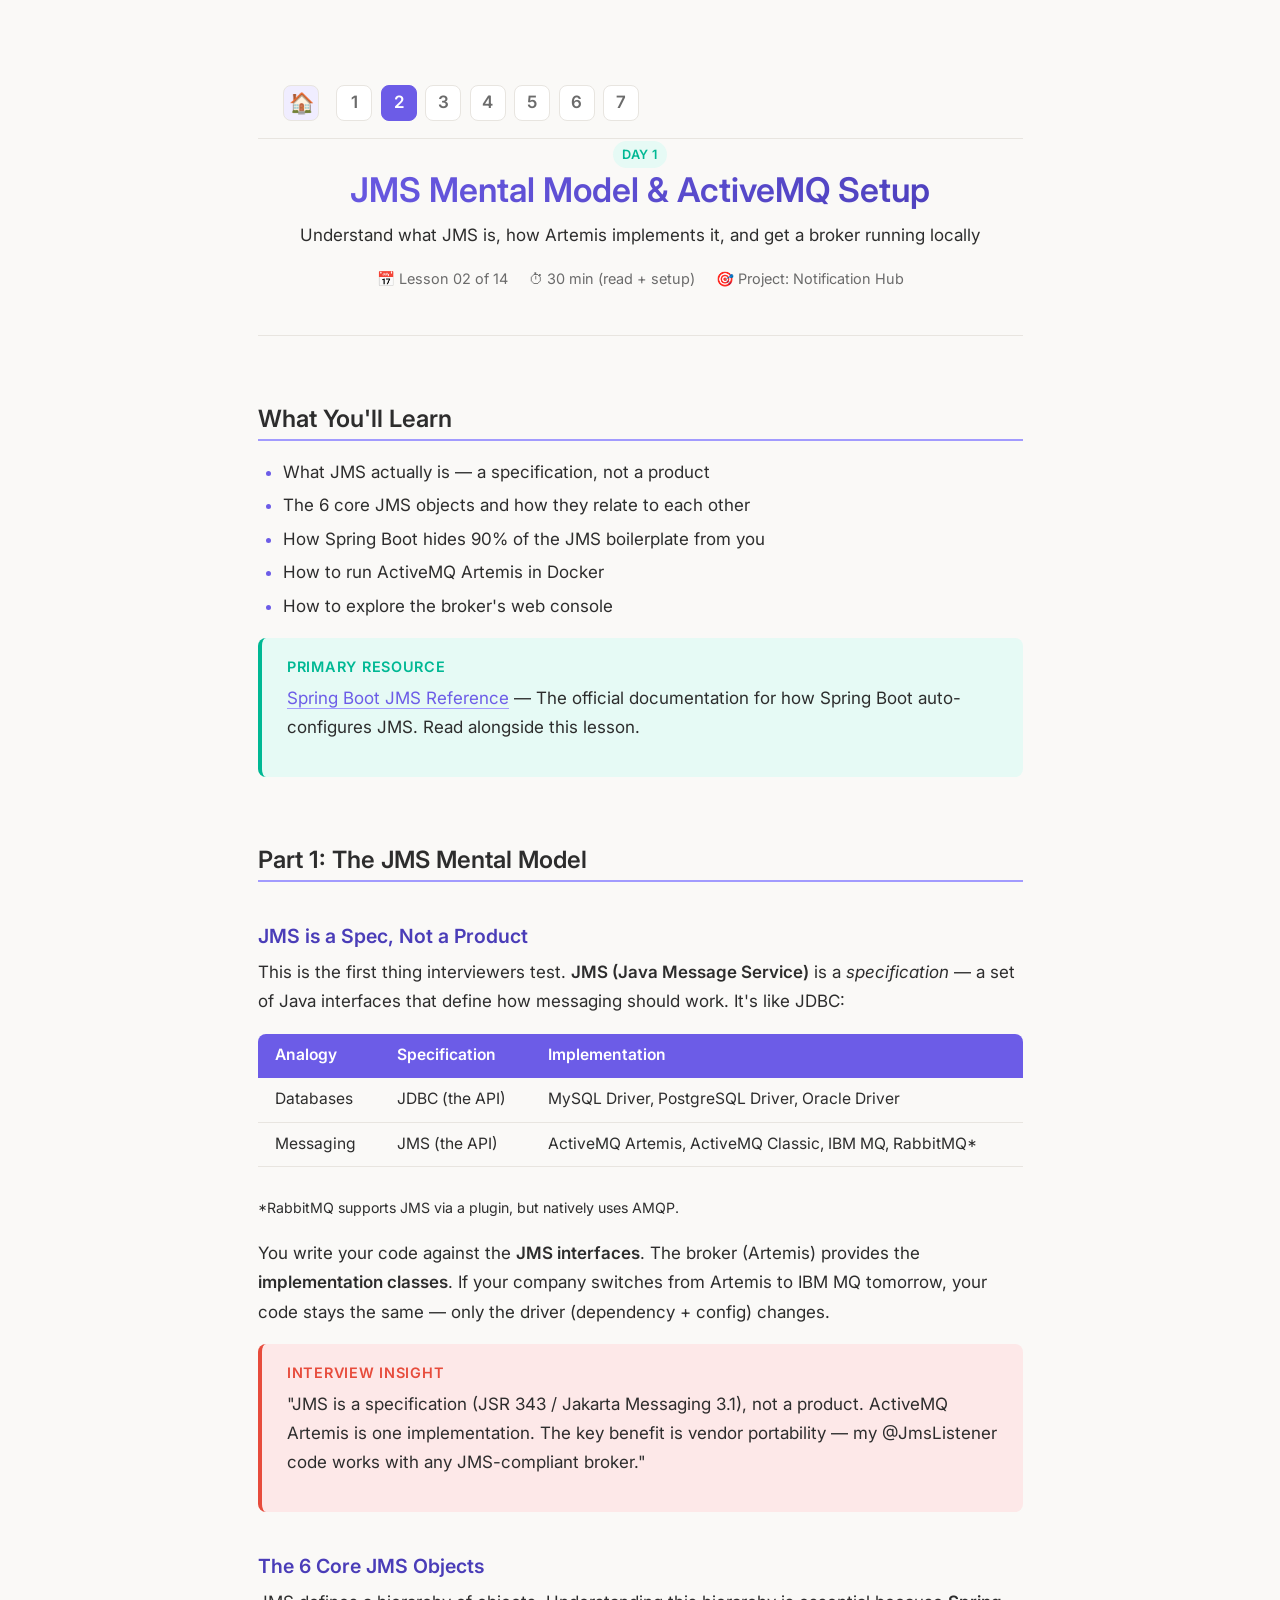
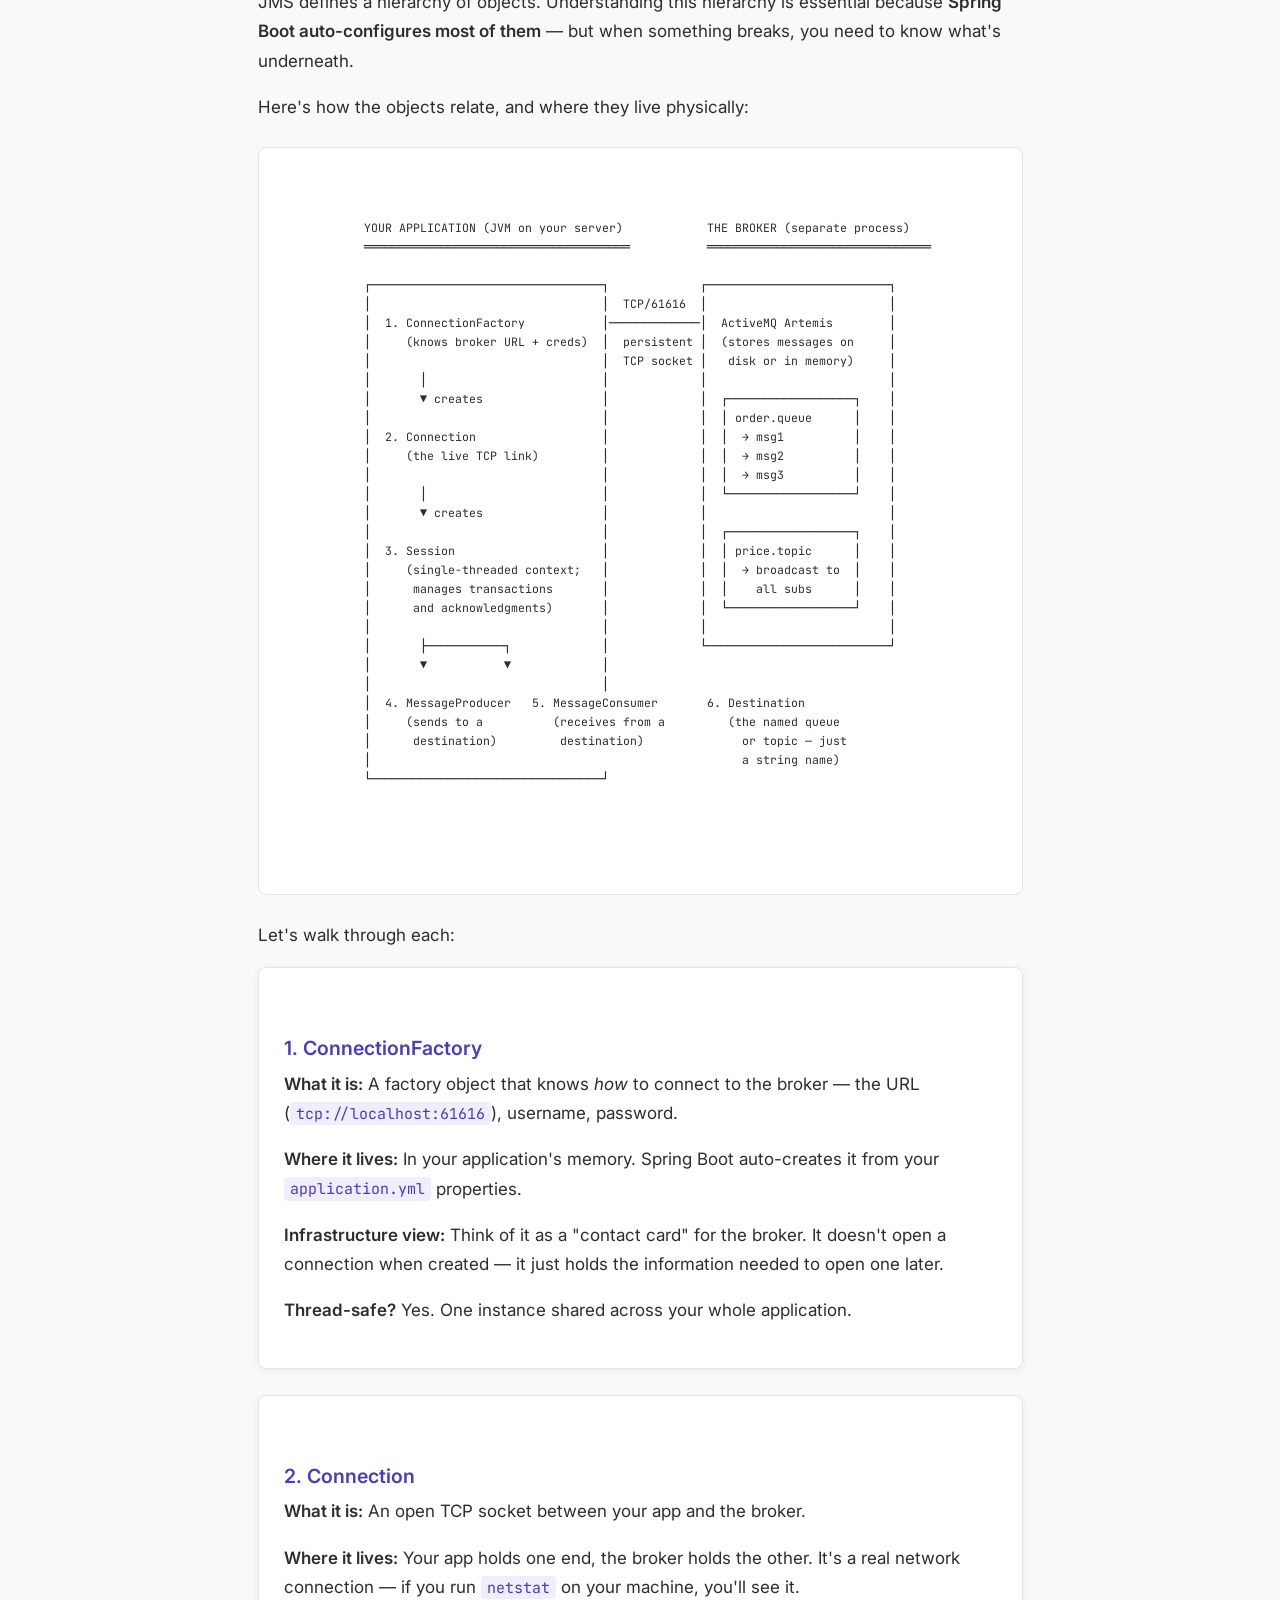
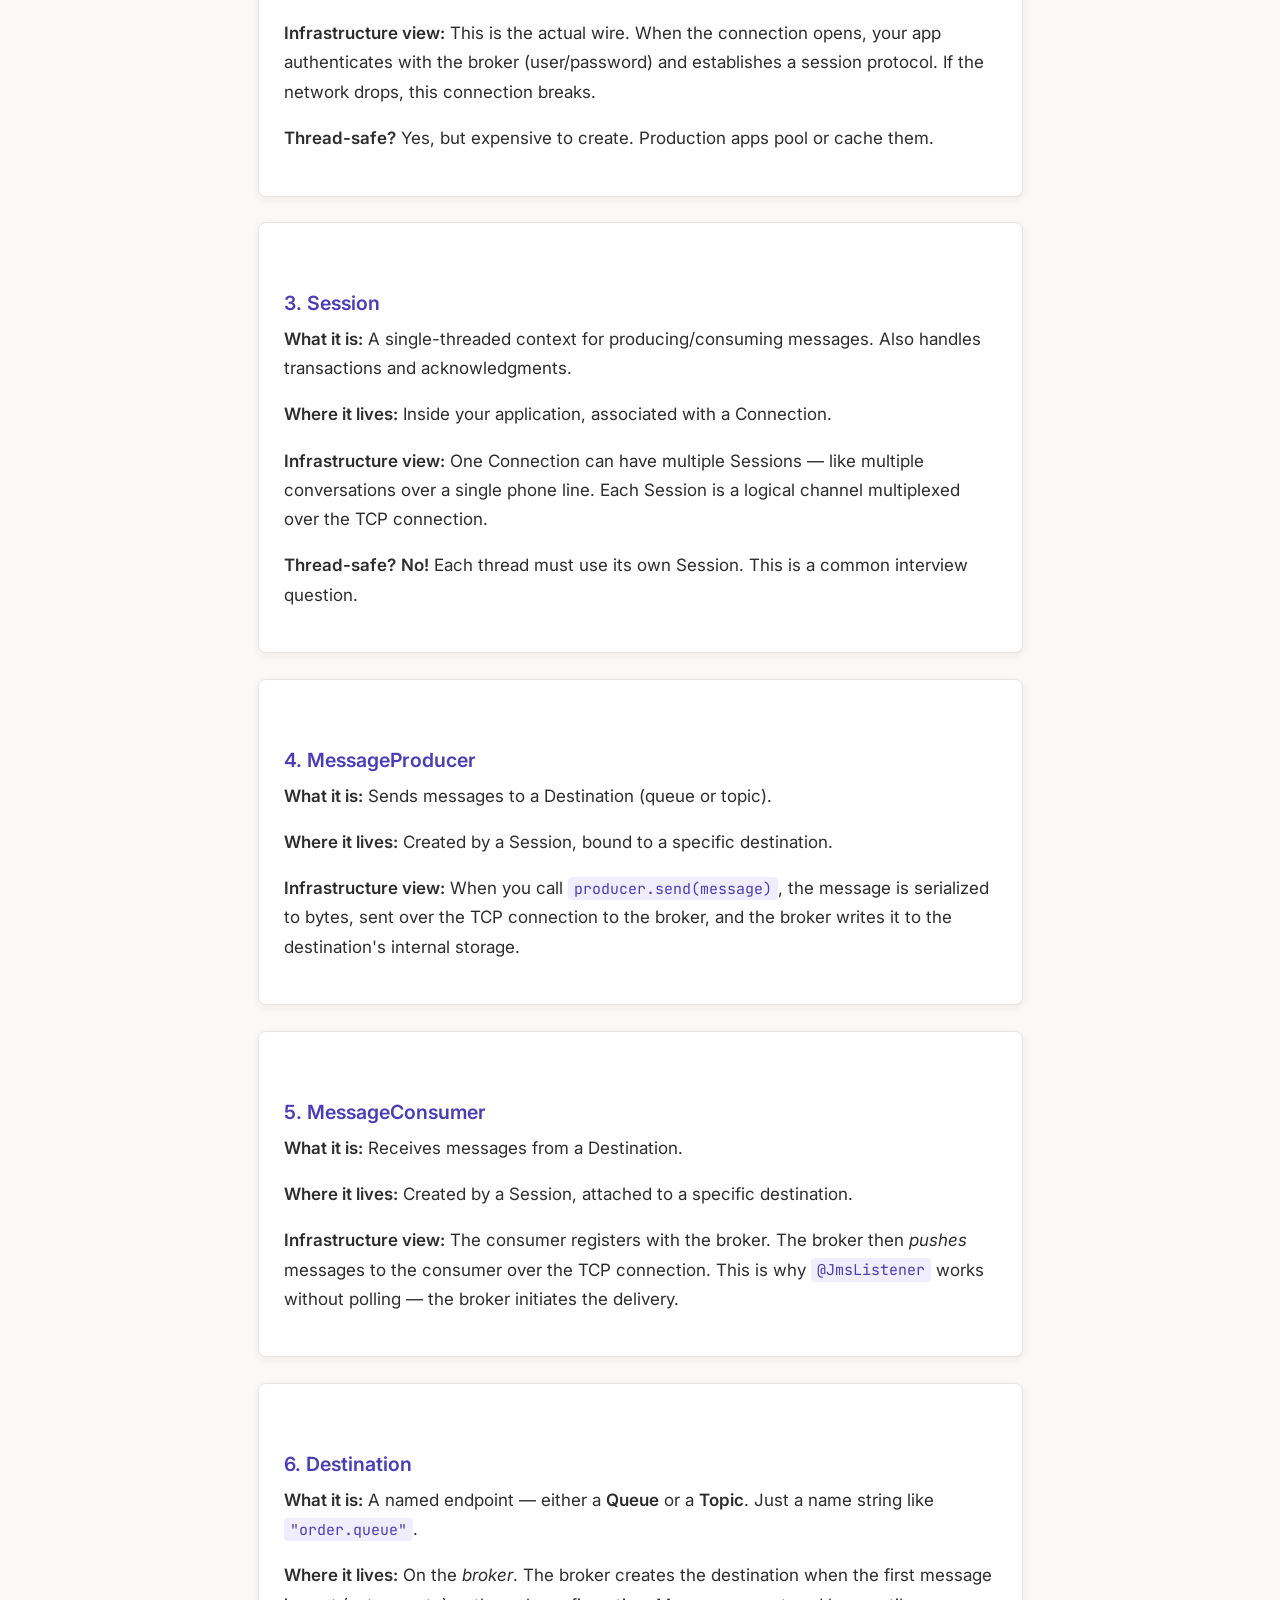
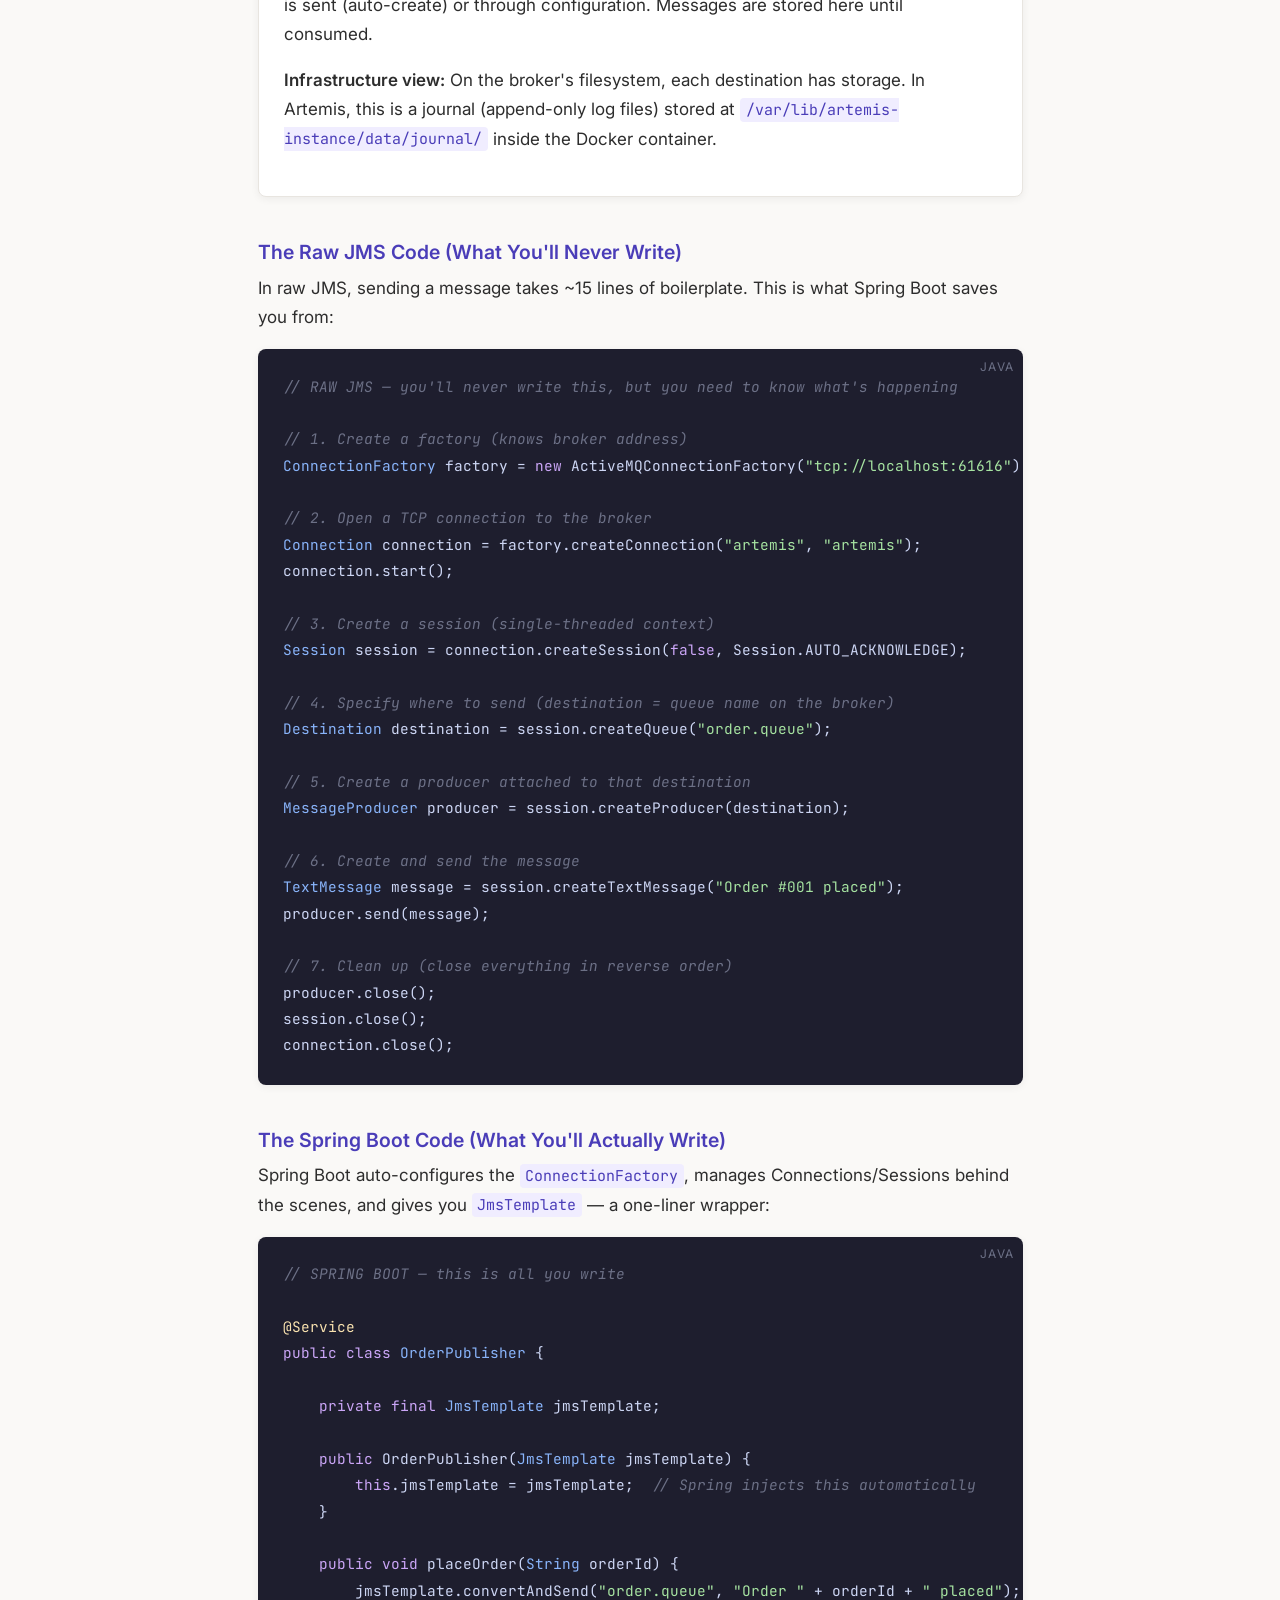
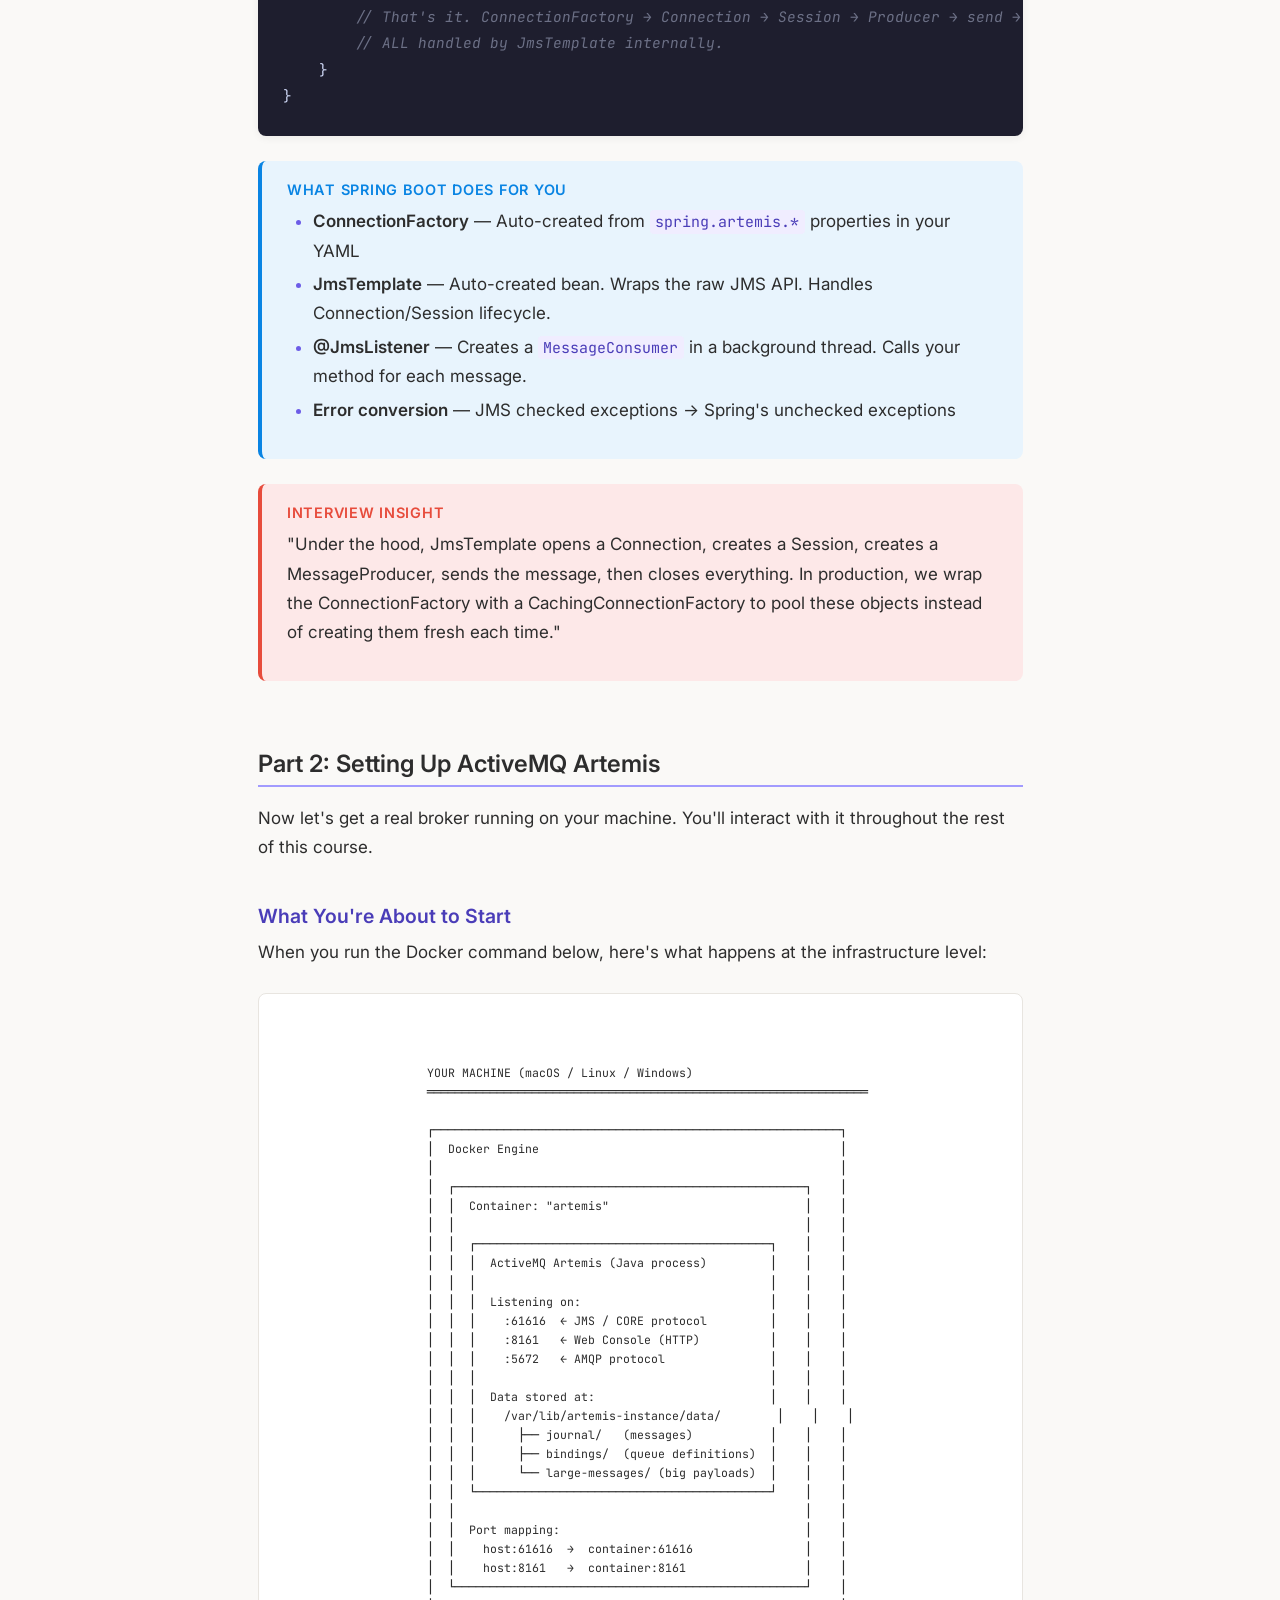
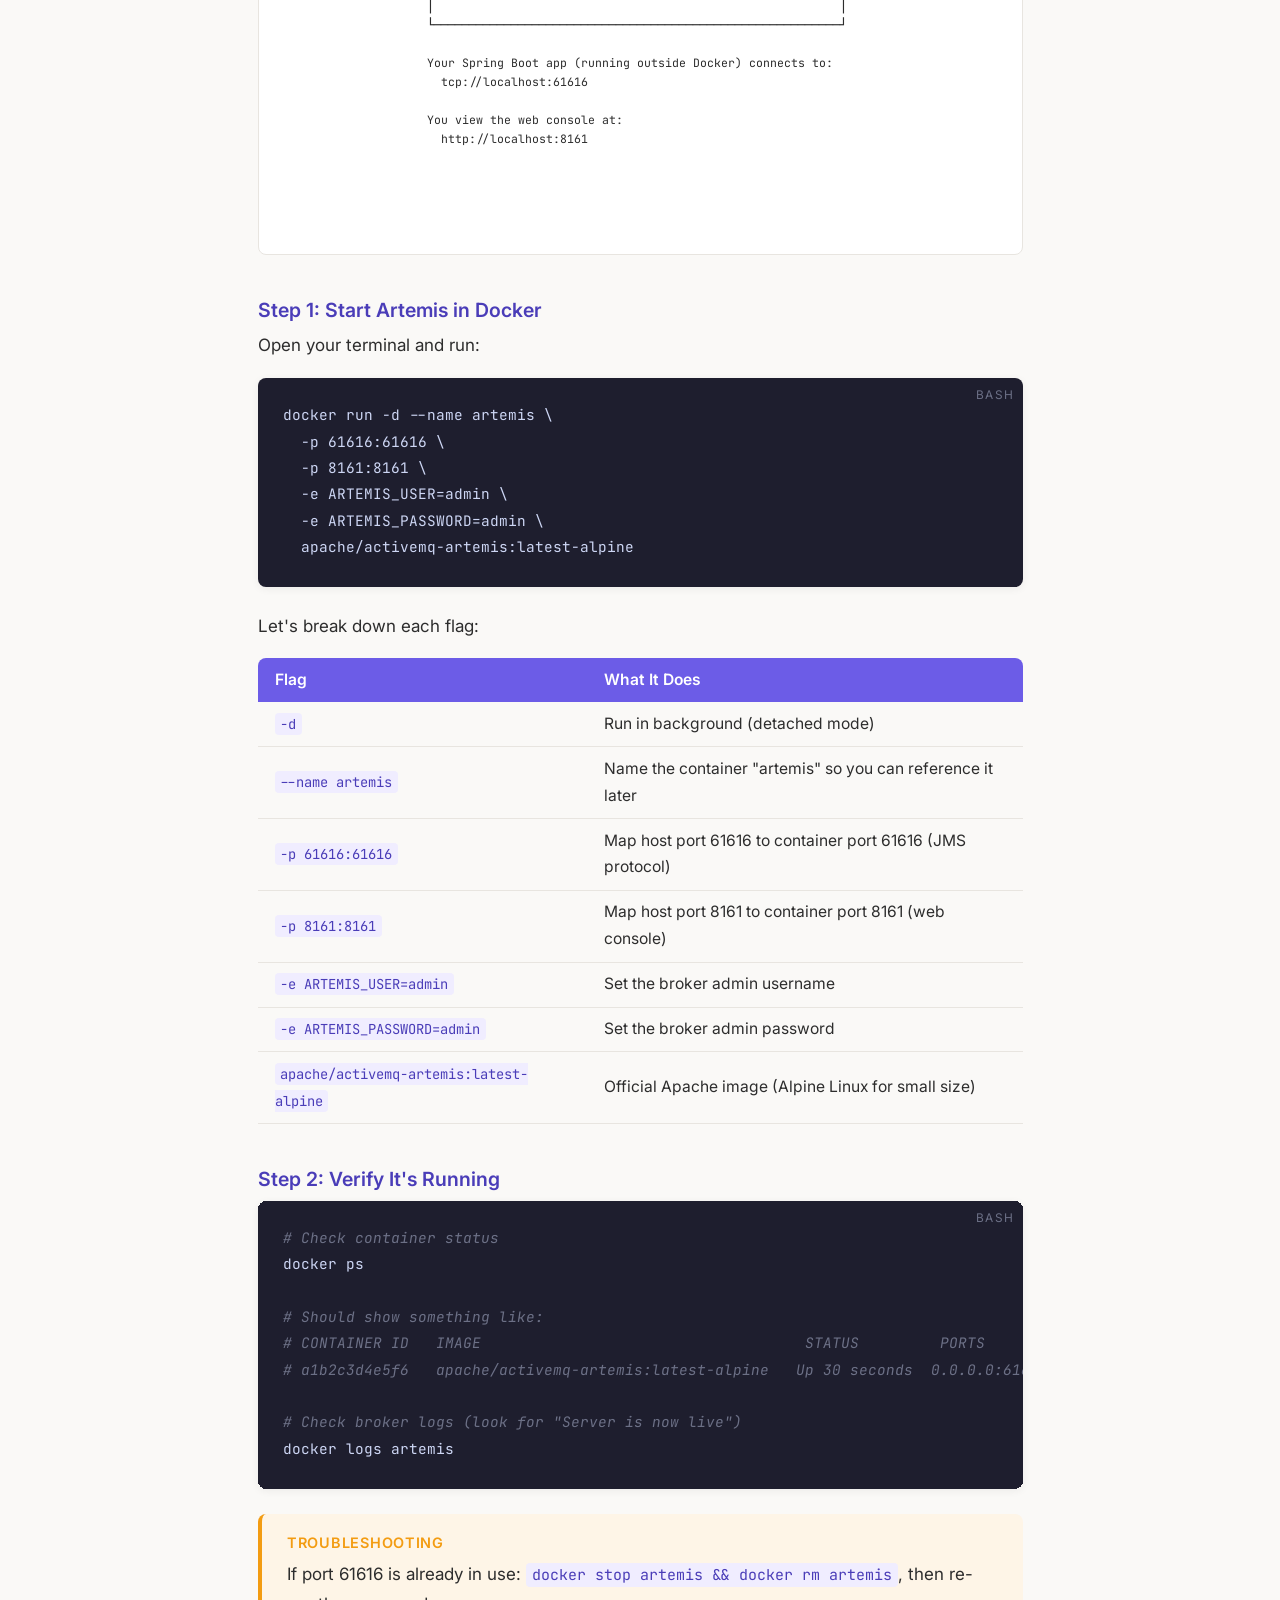
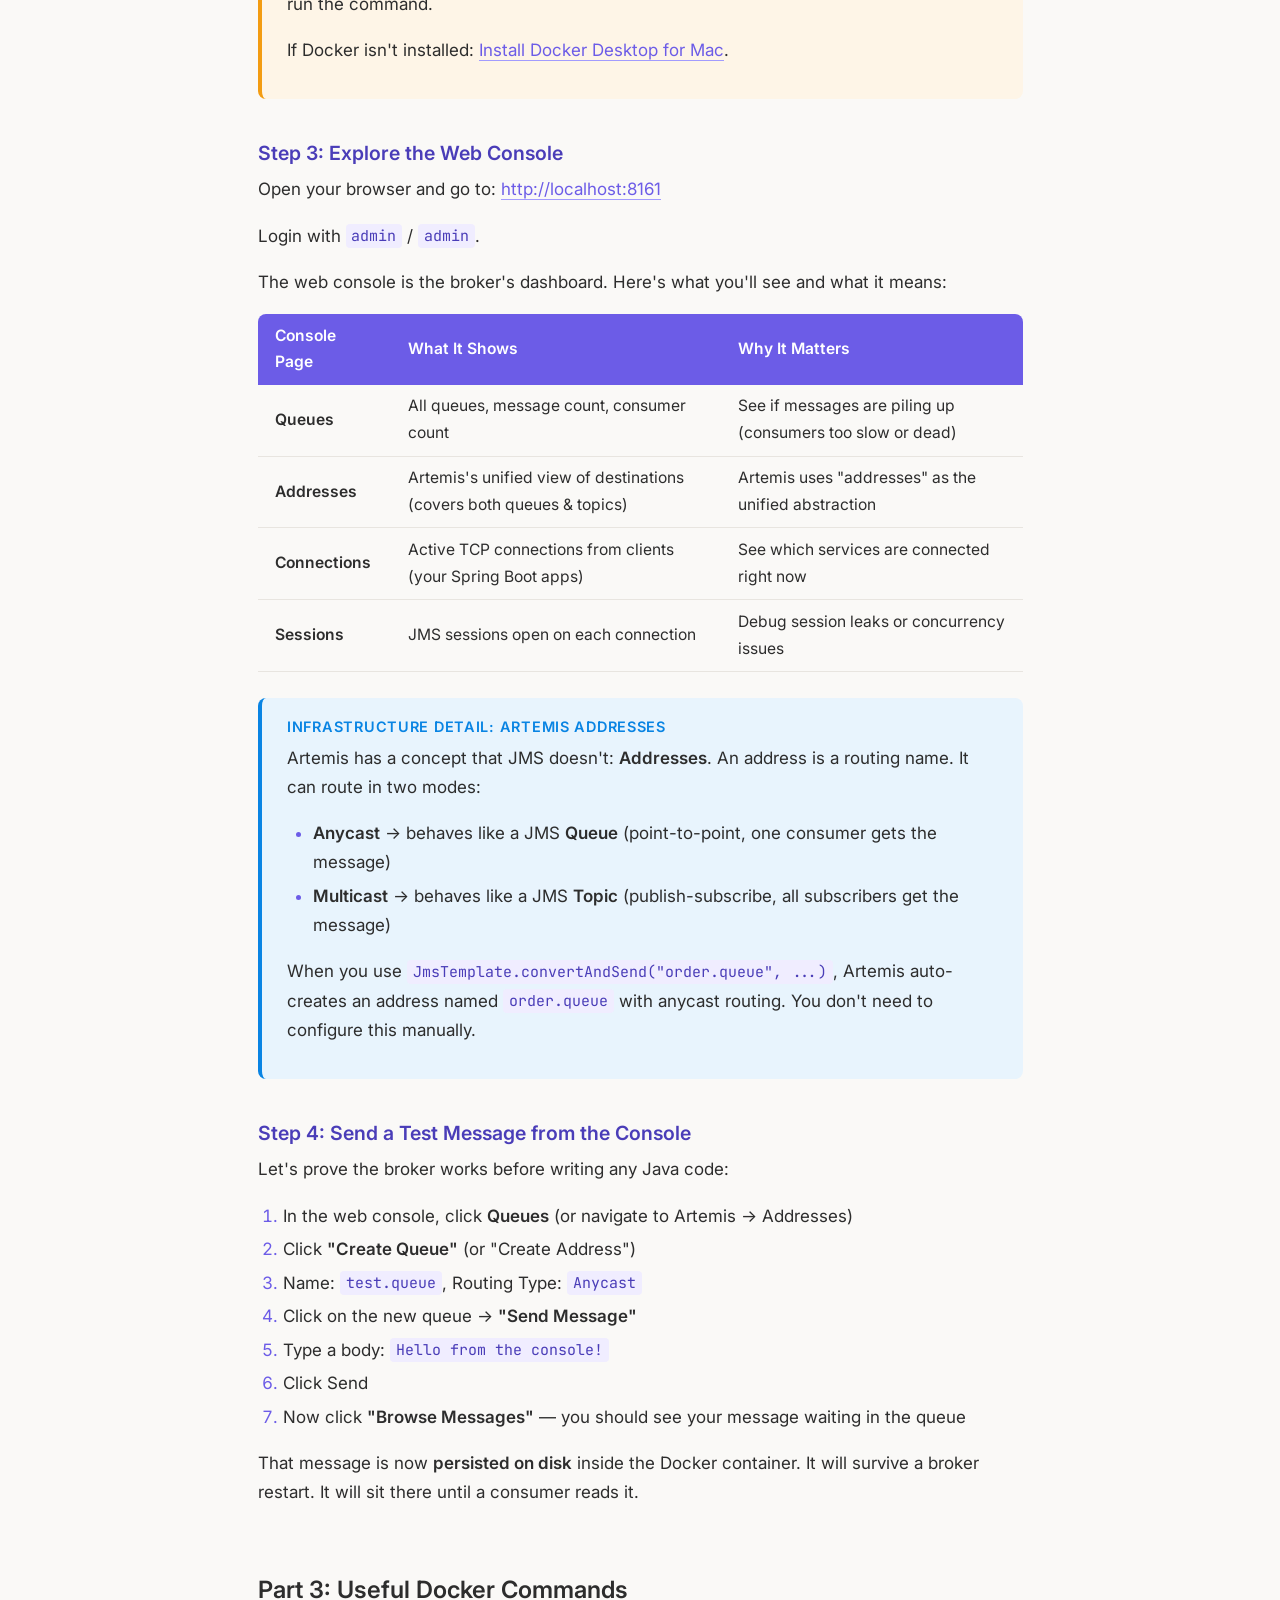
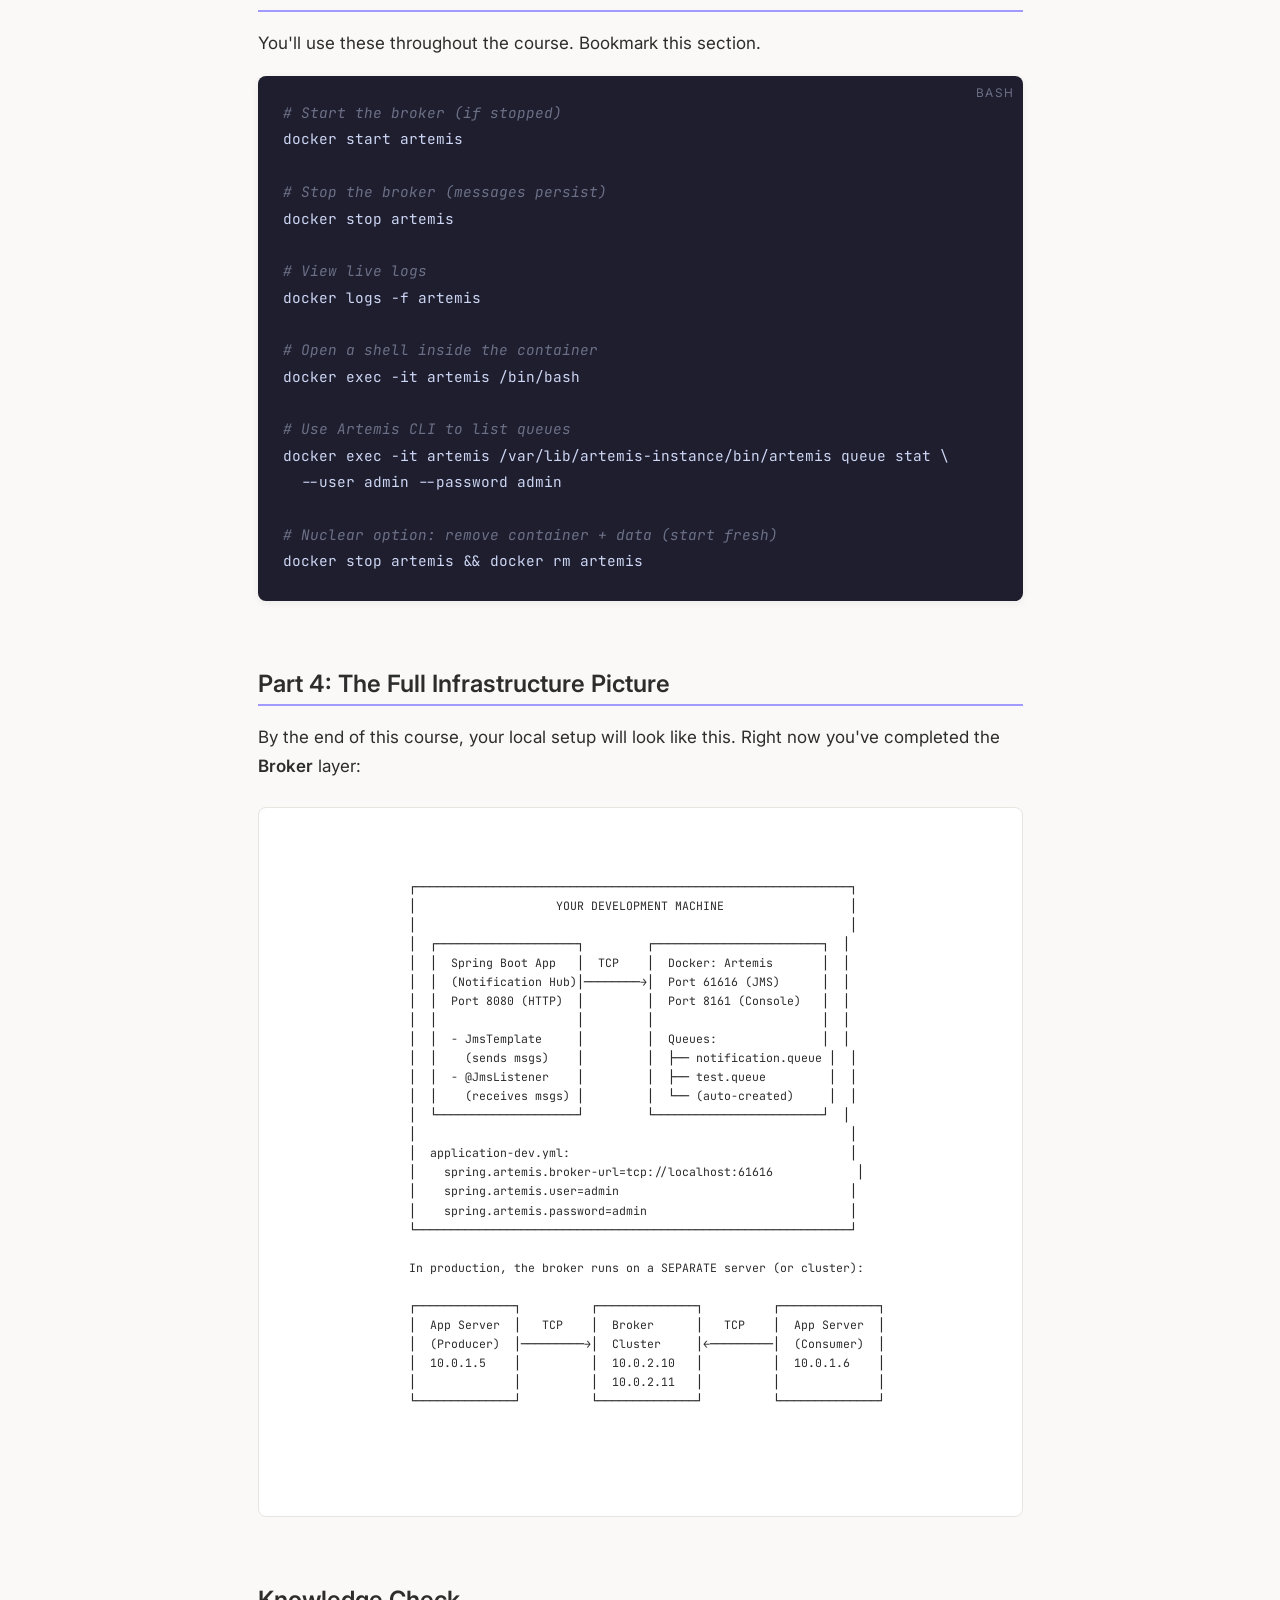
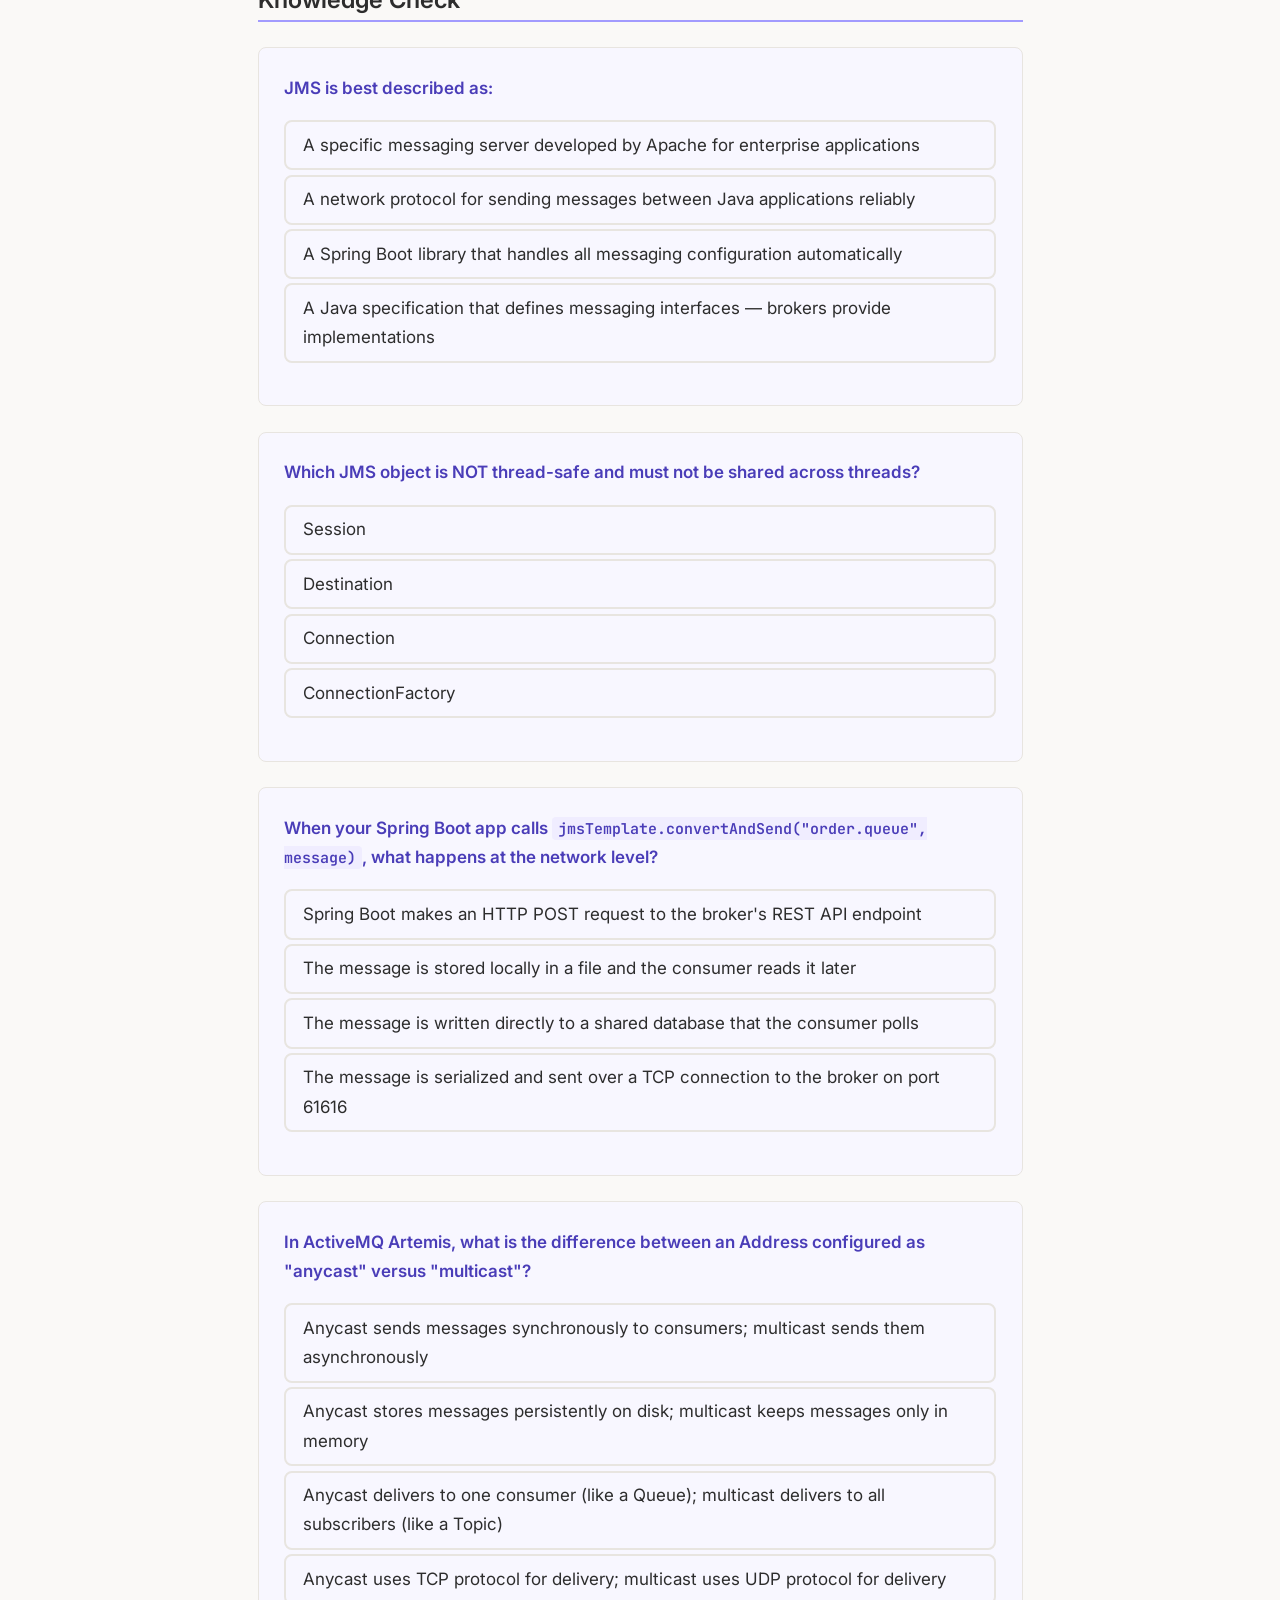
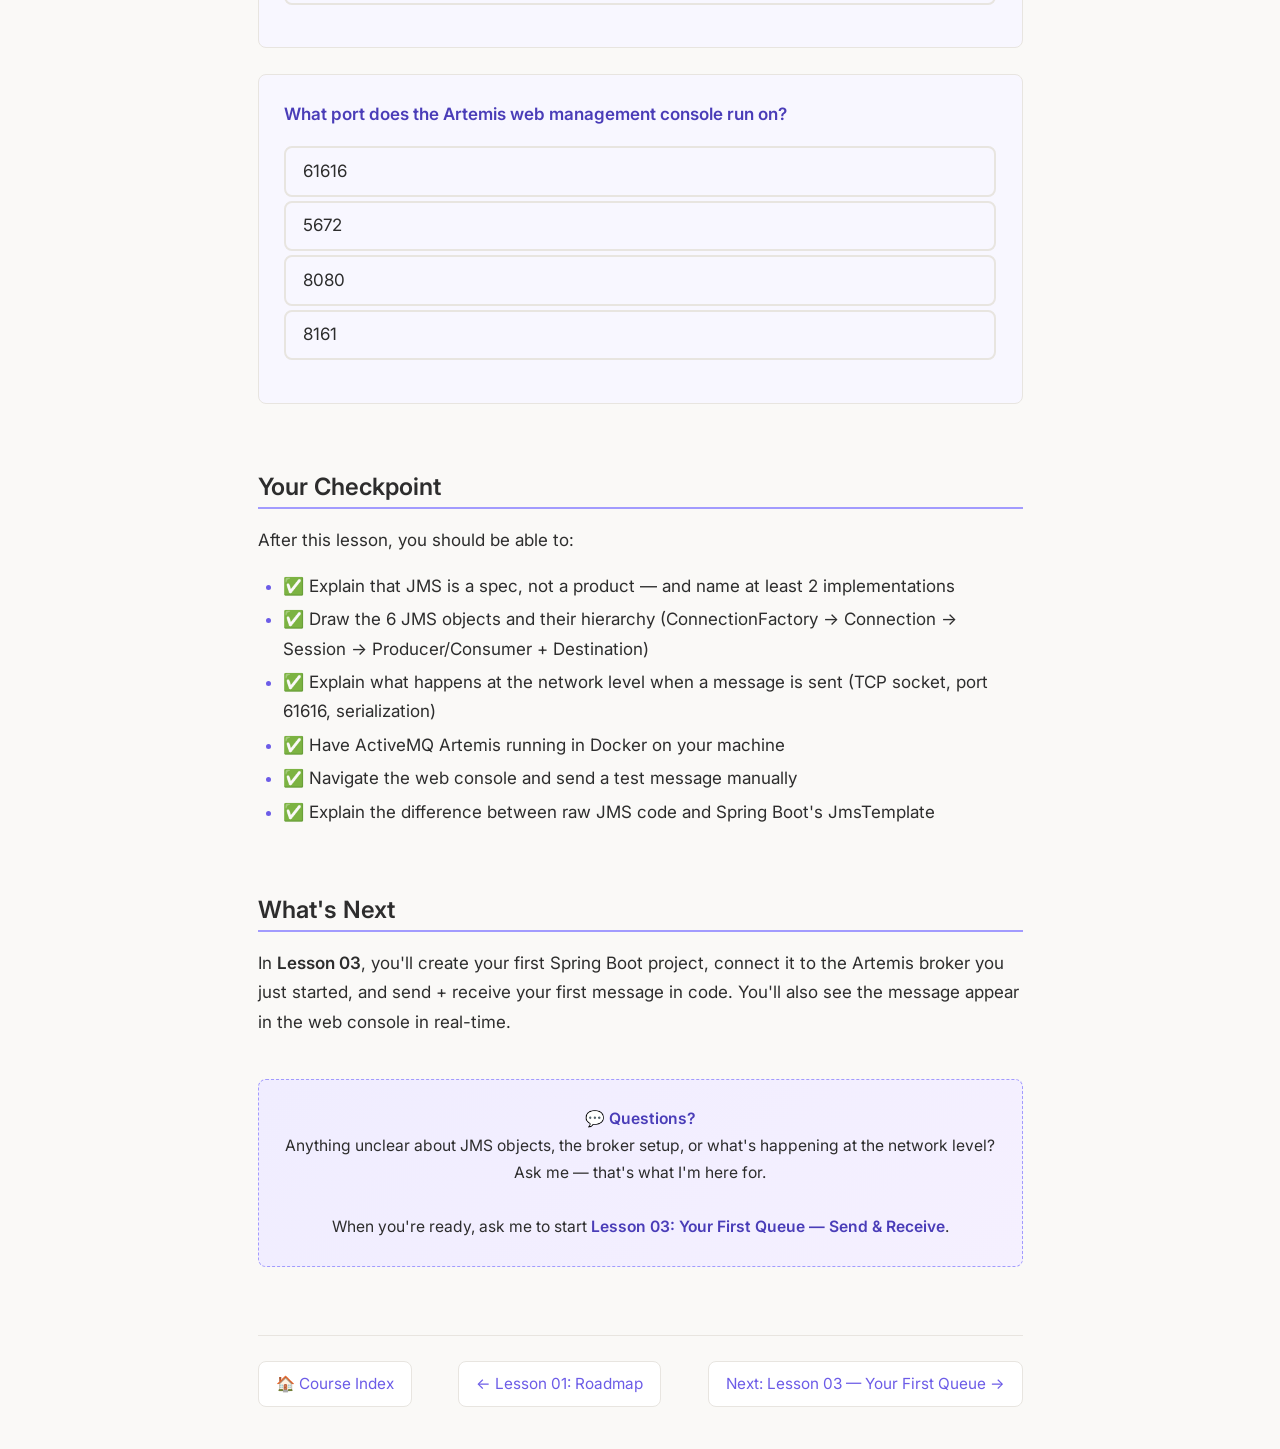
<file: lessons/0002-jms-mental-model-and-activemq-setup.html>
<!DOCTYPE html>
<html lang="en">
<head>
  <meta charset="UTF-8">
  <meta name="viewport" content="width=device-width, initial-scale=1.0">
  <title>Lesson 02 — JMS Mental Model &amp; ActiveMQ Setup</title>
  <link rel="stylesheet" href="../assets/style.css">
</head>
<body>

<nav class="top-nav">
  <a href="../index.html" class="nav-btn home-btn" title="Course Index">🏠</a>
  <div class="nav-pages">
    <a href="0001-your-seven-day-roadmap.html" class="nav-btn " title="Day 1: Roadmap">1</a>
    <a href="0002-jms-mental-model-and-activemq-setup.html" class="nav-btn active" title="Day 1: JMS Mental Model">2</a>
    <a href="0003-your-first-queue-send-and-receive.html" class="nav-btn " title="Day 1: First Queue">3</a>
    <a href="0004-spring-profiles-environment-configuration.html" class="nav-btn " title="Day 2: Profiles">4</a>
    <a href="0005-json-messages-and-messageconverter.html" class="nav-btn " title="Day 2: JSON">5</a>
    <a href="0006-topics-and-pub-sub-patterns.html" class="nav-btn " title="Day 3: Topics">6</a>
    <a href="0007-building-the-order-processing-system.html" class="nav-btn " title="Day 3: Order Processing">7</a>
  </div>
</nav>

  

  <div class="lesson-header">
    <span class="lesson-badge badge-beginner">Day 1</span>
    <h1>JMS Mental Model &amp; ActiveMQ Setup</h1>
    <p>Understand what JMS is, how Artemis implements it, and get a broker running locally</p>
    <div class="lesson-meta">
      <span>📅 Lesson 02 of 14</span>
      <span>⏱ 30 min (read + setup)</span>
      <span>🎯 Project: Notification Hub</span>
    </div>
  </div>

  <!-- ============================================================ -->

  <h2>What You'll Learn</h2>

  <ul>
    <li>What JMS actually is — a specification, not a product</li>
    <li>The 6 core JMS objects and how they relate to each other</li>
    <li>How Spring Boot hides 90% of the JMS boilerplate from you</li>
    <li>How to run ActiveMQ Artemis in Docker</li>
    <li>How to explore the broker's web console</li>
  </ul>

  <div class="callout callout-success">
    <div class="callout-label">Primary Resource</div>
    <p><a href="https://docs.spring.io/spring-boot/reference/messaging/jms.html">Spring Boot JMS Reference</a> — The official documentation for how Spring Boot auto-configures JMS. Read alongside this lesson.</p>
  </div>

  <!-- ============================================================ -->

  <h2>Part 1: The JMS Mental Model</h2>

  <h3>JMS is a Spec, Not a Product</h3>

  <p>This is the first thing interviewers test. <strong>JMS (Java Message Service)</strong> is a <em>specification</em> — a set of Java interfaces that define how messaging should work. It's like JDBC:</p>

  <table>
    <thead>
      <tr>
        <th>Analogy</th>
        <th>Specification</th>
        <th>Implementation</th>
      </tr>
    </thead>
    <tbody>
      <tr>
        <td>Databases</td>
        <td>JDBC (the API)</td>
        <td>MySQL Driver, PostgreSQL Driver, Oracle Driver</td>
      </tr>
      <tr>
        <td>Messaging</td>
        <td>JMS (the API)</td>
        <td>ActiveMQ Artemis, ActiveMQ Classic, IBM MQ, RabbitMQ*</td>
      </tr>
    </tbody>
  </table>

  <p><small>*RabbitMQ supports JMS via a plugin, but natively uses AMQP.</small></p>

  <p>You write your code against the <strong>JMS interfaces</strong>. The broker (Artemis) provides the <strong>implementation classes</strong>. If your company switches from Artemis to IBM MQ tomorrow, your code stays the same — only the driver (dependency + config) changes.</p>

  <div class="callout callout-danger">
    <div class="callout-label">Interview Insight</div>
    <p>"JMS is a specification (JSR 343 / Jakarta Messaging 3.1), not a product. ActiveMQ Artemis is one implementation. The key benefit is vendor portability — my @JmsListener code works with any JMS-compliant broker."</p>
  </div>

  <!-- ============================================================ -->

  <h3>The 6 Core JMS Objects</h3>

  <p>JMS defines a hierarchy of objects. Understanding this hierarchy is essential because <strong>Spring Boot auto-configures most of them</strong> — but when something breaks, you need to know what's underneath.</p>

  <p>Here's how the objects relate, and where they live physically:</p>

  <div class="diagram">
    <pre><code>
  YOUR APPLICATION (JVM on your server)            THE BROKER (separate process)
  ══════════════════════════════════════           ════════════════════════════════

  ┌─────────────────────────────────┐             ┌──────────────────────────┐
  │                                 │  TCP/61616  │                          │
  │  1. ConnectionFactory           │─────────────│  ActiveMQ Artemis        │
  │     (knows broker URL + creds)  │  persistent │  (stores messages on     │
  │                                 │  TCP socket │   disk or in memory)     │
  │       │                         │             │                          │
  │       ▼ creates                 │             │  ┌──────────────────┐    │
  │                                 │             │  │ order.queue      │    │
  │  2. Connection                  │             │  │  → msg1          │    │
  │     (the live TCP link)         │             │  │  → msg2          │    │
  │                                 │             │  │  → msg3          │    │
  │       │                         │             │  └──────────────────┘    │
  │       ▼ creates                 │             │                          │
  │                                 │             │  ┌──────────────────┐    │
  │  3. Session                     │             │  │ price.topic      │    │
  │     (single-threaded context;   │             │  │  → broadcast to  │    │
  │      manages transactions       │             │  │    all subs      │    │
  │      and acknowledgments)       │             │  └──────────────────┘    │
  │                                 │             │                          │
  │       ├───────────┐             │             └──────────────────────────┘
  │       ▼           ▼             │
  │                                 │
  │  4. MessageProducer   5. MessageConsumer       6. Destination
  │     (sends to a          (receives from a         (the named queue
  │      destination)         destination)              or topic — just
  │                                                     a string name)
  └─────────────────────────────────┘
    </code></pre>
  </div>

  <p>Let's walk through each:</p>

  <div class="card">
    <h3>1. ConnectionFactory</h3>
    <p><strong>What it is:</strong> A factory object that knows <em>how</em> to connect to the broker — the URL (<code>tcp://localhost:61616</code>), username, password.</p>
    <p><strong>Where it lives:</strong> In your application's memory. Spring Boot auto-creates it from your <code>application.yml</code> properties.</p>
    <p><strong>Infrastructure view:</strong> Think of it as a "contact card" for the broker. It doesn't open a connection when created — it just holds the information needed to open one later.</p>
    <p><strong>Thread-safe?</strong> Yes. One instance shared across your whole application.</p>
  </div>

  <div class="card">
    <h3>2. Connection</h3>
    <p><strong>What it is:</strong> An open TCP socket between your app and the broker.</p>
    <p><strong>Where it lives:</strong> Your app holds one end, the broker holds the other. It's a real network connection — if you run <code>netstat</code> on your machine, you'll see it.</p>
    <p><strong>Infrastructure view:</strong> This is the actual wire. When the connection opens, your app authenticates with the broker (user/password) and establishes a session protocol. If the network drops, this connection breaks.</p>
    <p><strong>Thread-safe?</strong> Yes, but expensive to create. Production apps pool or cache them.</p>
  </div>

  <div class="card">
    <h3>3. Session</h3>
    <p><strong>What it is:</strong> A single-threaded context for producing/consuming messages. Also handles transactions and acknowledgments.</p>
    <p><strong>Where it lives:</strong> Inside your application, associated with a Connection.</p>
    <p><strong>Infrastructure view:</strong> One Connection can have multiple Sessions — like multiple conversations over a single phone line. Each Session is a logical channel multiplexed over the TCP connection.</p>
    <p><strong>Thread-safe?</strong> <strong>No!</strong> Each thread must use its own Session. This is a common interview question.</p>
  </div>

  <div class="card">
    <h3>4. MessageProducer</h3>
    <p><strong>What it is:</strong> Sends messages to a Destination (queue or topic).</p>
    <p><strong>Where it lives:</strong> Created by a Session, bound to a specific destination.</p>
    <p><strong>Infrastructure view:</strong> When you call <code>producer.send(message)</code>, the message is serialized to bytes, sent over the TCP connection to the broker, and the broker writes it to the destination's internal storage.</p>
  </div>

  <div class="card">
    <h3>5. MessageConsumer</h3>
    <p><strong>What it is:</strong> Receives messages from a Destination.</p>
    <p><strong>Where it lives:</strong> Created by a Session, attached to a specific destination.</p>
    <p><strong>Infrastructure view:</strong> The consumer registers with the broker. The broker then <em>pushes</em> messages to the consumer over the TCP connection. This is why <code>@JmsListener</code> works without polling — the broker initiates the delivery.</p>
  </div>

  <div class="card">
    <h3>6. Destination</h3>
    <p><strong>What it is:</strong> A named endpoint — either a <strong>Queue</strong> or a <strong>Topic</strong>. Just a name string like <code>"order.queue"</code>.</p>
    <p><strong>Where it lives:</strong> On the <em>broker</em>. The broker creates the destination when the first message is sent (auto-create) or through configuration. Messages are stored here until consumed.</p>
    <p><strong>Infrastructure view:</strong> On the broker's filesystem, each destination has storage. In Artemis, this is a journal (append-only log files) stored at <code>/var/lib/artemis-instance/data/journal/</code> inside the Docker container.</p>
  </div>

  <!-- ============================================================ -->

  <h3>The Raw JMS Code (What You'll Never Write)</h3>

  <p>In raw JMS, sending a message takes ~15 lines of boilerplate. This is what Spring Boot saves you from:</p>

  <pre data-lang="java"><code><span class="cmt">// RAW JMS — you'll never write this, but you need to know what's happening</span>

<span class="cmt">// 1. Create a factory (knows broker address)</span>
<span class="typ">ConnectionFactory</span> factory = <span class="kw">new</span> ActiveMQConnectionFactory(<span class="str">"tcp://localhost:61616"</span>);

<span class="cmt">// 2. Open a TCP connection to the broker</span>
<span class="typ">Connection</span> connection = factory.createConnection(<span class="str">"artemis"</span>, <span class="str">"artemis"</span>);
connection.start();

<span class="cmt">// 3. Create a session (single-threaded context)</span>
<span class="typ">Session</span> session = connection.createSession(<span class="kw">false</span>, Session.AUTO_ACKNOWLEDGE);

<span class="cmt">// 4. Specify where to send (destination = queue name on the broker)</span>
<span class="typ">Destination</span> destination = session.createQueue(<span class="str">"order.queue"</span>);

<span class="cmt">// 5. Create a producer attached to that destination</span>
<span class="typ">MessageProducer</span> producer = session.createProducer(destination);

<span class="cmt">// 6. Create and send the message</span>
<span class="typ">TextMessage</span> message = session.createTextMessage(<span class="str">"Order #001 placed"</span>);
producer.send(message);

<span class="cmt">// 7. Clean up (close everything in reverse order)</span>
producer.close();
session.close();
connection.close();</code></pre>

  <h3>The Spring Boot Code (What You'll Actually Write)</h3>

  <p>Spring Boot auto-configures the <code>ConnectionFactory</code>, manages Connections/Sessions behind the scenes, and gives you <code>JmsTemplate</code> — a one-liner wrapper:</p>

  <pre data-lang="java"><code><span class="cmt">// SPRING BOOT — this is all you write</span>

<span class="ann">@Service</span>
<span class="kw">public class</span> <span class="typ">OrderPublisher</span> {

    <span class="kw">private final</span> <span class="typ">JmsTemplate</span> jmsTemplate;

    <span class="kw">public</span> OrderPublisher(<span class="typ">JmsTemplate</span> jmsTemplate) {
        <span class="kw">this</span>.jmsTemplate = jmsTemplate;  <span class="cmt">// Spring injects this automatically</span>
    }

    <span class="kw">public void</span> placeOrder(<span class="typ">String</span> orderId) {
        jmsTemplate.convertAndSend(<span class="str">"order.queue"</span>, <span class="str">"Order "</span> + orderId + <span class="str">" placed"</span>);
        <span class="cmt">// That's it. ConnectionFactory → Connection → Session → Producer → send → cleanup</span>
        <span class="cmt">// ALL handled by JmsTemplate internally.</span>
    }
}</code></pre>

  <div class="callout callout-info">
    <div class="callout-label">What Spring Boot Does For You</div>
    <ul>
      <li><strong>ConnectionFactory</strong> — Auto-created from <code>spring.artemis.*</code> properties in your YAML</li>
      <li><strong>JmsTemplate</strong> — Auto-created bean. Wraps the raw JMS API. Handles Connection/Session lifecycle.</li>
      <li><strong>@JmsListener</strong> — Creates a <code>MessageConsumer</code> in a background thread. Calls your method for each message.</li>
      <li><strong>Error conversion</strong> — JMS checked exceptions → Spring's unchecked exceptions</li>
    </ul>
  </div>

  <div class="callout callout-danger">
    <div class="callout-label">Interview Insight</div>
    <p>"Under the hood, JmsTemplate opens a Connection, creates a Session, creates a MessageProducer, sends the message, then closes everything. In production, we wrap the ConnectionFactory with a CachingConnectionFactory to pool these objects instead of creating them fresh each time."</p>
  </div>

  <!-- ============================================================ -->

  <h2>Part 2: Setting Up ActiveMQ Artemis</h2>

  <p>Now let's get a real broker running on your machine. You'll interact with it throughout the rest of this course.</p>

  <h3>What You're About to Start</h3>

  <p>When you run the Docker command below, here's what happens at the infrastructure level:</p>

  <div class="diagram">
    <pre><code>
  YOUR MACHINE (macOS / Linux / Windows)
  ═══════════════════════════════════════════════════════════════

  ┌──────────────────────────────────────────────────────────┐
  │  Docker Engine                                           │
  │                                                          │
  │  ┌──────────────────────────────────────────────────┐    │
  │  │  Container: "artemis"                            │    │
  │  │                                                  │    │
  │  │  ┌──────────────────────────────────────────┐    │    │
  │  │  │  ActiveMQ Artemis (Java process)         │    │    │
  │  │  │                                          │    │    │
  │  │  │  Listening on:                           │    │    │
  │  │  │    :61616  ← JMS / CORE protocol         │    │    │
  │  │  │    :8161   ← Web Console (HTTP)          │    │    │
  │  │  │    :5672   ← AMQP protocol               │    │    │
  │  │  │                                          │    │    │
  │  │  │  Data stored at:                         │    │    │
  │  │  │    /var/lib/artemis-instance/data/        │    │    │
  │  │  │      ├── journal/   (messages)           │    │    │
  │  │  │      ├── bindings/  (queue definitions)  │    │    │
  │  │  │      └── large-messages/ (big payloads)  │    │    │
  │  │  └──────────────────────────────────────────┘    │    │
  │  │                                                  │    │
  │  │  Port mapping:                                   │    │
  │  │    host:61616  →  container:61616                │    │
  │  │    host:8161   →  container:8161                 │    │
  │  └──────────────────────────────────────────────────┘    │
  │                                                          │
  └──────────────────────────────────────────────────────────┘

  Your Spring Boot app (running outside Docker) connects to:
    tcp://localhost:61616

  You view the web console at:
    http://localhost:8161
    </code></pre>
  </div>

  <h3>Step 1: Start Artemis in Docker</h3>

  <p>Open your terminal and run:</p>

  <pre data-lang="bash"><code>docker run -d --name artemis \
  -p 61616:61616 \
  -p 8161:8161 \
  -e ARTEMIS_USER=admin \
  -e ARTEMIS_PASSWORD=admin \
  apache/activemq-artemis:latest-alpine</code></pre>

  <p>Let's break down each flag:</p>

  <table>
    <thead>
      <tr>
        <th>Flag</th>
        <th>What It Does</th>
      </tr>
    </thead>
    <tbody>
      <tr>
        <td><code>-d</code></td>
        <td>Run in background (detached mode)</td>
      </tr>
      <tr>
        <td><code>--name artemis</code></td>
        <td>Name the container "artemis" so you can reference it later</td>
      </tr>
      <tr>
        <td><code>-p 61616:61616</code></td>
        <td>Map host port 61616 to container port 61616 (JMS protocol)</td>
      </tr>
      <tr>
        <td><code>-p 8161:8161</code></td>
        <td>Map host port 8161 to container port 8161 (web console)</td>
      </tr>
      <tr>
        <td><code>-e ARTEMIS_USER=admin</code></td>
        <td>Set the broker admin username</td>
      </tr>
      <tr>
        <td><code>-e ARTEMIS_PASSWORD=admin</code></td>
        <td>Set the broker admin password</td>
      </tr>
      <tr>
        <td><code>apache/activemq-artemis:latest-alpine</code></td>
        <td>Official Apache image (Alpine Linux for small size)</td>
      </tr>
    </tbody>
  </table>

  <h3>Step 2: Verify It's Running</h3>

  <pre data-lang="bash"><code><span class="cmt"># Check container status</span>
docker ps

<span class="cmt"># Should show something like:</span>
<span class="cmt"># CONTAINER ID   IMAGE                                    STATUS         PORTS</span>
<span class="cmt"># a1b2c3d4e5f6   apache/activemq-artemis:latest-alpine   Up 30 seconds  0.0.0.0:61616->61616/tcp, 0.0.0.0:8161->8161/tcp</span>

<span class="cmt"># Check broker logs (look for "Server is now live")</span>
docker logs artemis</code></pre>

  <div class="callout callout-warning">
    <div class="callout-label">Troubleshooting</div>
    <p>If port 61616 is already in use: <code>docker stop artemis && docker rm artemis</code>, then re-run the command.</p>
    <p>If Docker isn't installed: <a href="https://docs.docker.com/desktop/install/mac-install/">Install Docker Desktop for Mac</a>.</p>
  </div>

  <h3>Step 3: Explore the Web Console</h3>

  <p>Open your browser and go to: <a href="http://localhost:8161">http://localhost:8161</a></p>

  <p>Login with <code>admin</code> / <code>admin</code>.</p>

  <p>The web console is the broker's dashboard. Here's what you'll see and what it means:</p>

  <table>
    <thead>
      <tr>
        <th>Console Page</th>
        <th>What It Shows</th>
        <th>Why It Matters</th>
      </tr>
    </thead>
    <tbody>
      <tr>
        <td><strong>Queues</strong></td>
        <td>All queues, message count, consumer count</td>
        <td>See if messages are piling up (consumers too slow or dead)</td>
      </tr>
      <tr>
        <td><strong>Addresses</strong></td>
        <td>Artemis's unified view of destinations (covers both queues &amp; topics)</td>
        <td>Artemis uses "addresses" as the unified abstraction</td>
      </tr>
      <tr>
        <td><strong>Connections</strong></td>
        <td>Active TCP connections from clients (your Spring Boot apps)</td>
        <td>See which services are connected right now</td>
      </tr>
      <tr>
        <td><strong>Sessions</strong></td>
        <td>JMS sessions open on each connection</td>
        <td>Debug session leaks or concurrency issues</td>
      </tr>
    </tbody>
  </table>

  <div class="callout callout-info">
    <div class="callout-label">Infrastructure Detail: Artemis Addresses</div>
    <p>Artemis has a concept that JMS doesn't: <strong>Addresses</strong>. An address is a routing name. It can route in two modes:</p>
    <ul>
      <li><strong>Anycast</strong> → behaves like a JMS <strong>Queue</strong> (point-to-point, one consumer gets the message)</li>
      <li><strong>Multicast</strong> → behaves like a JMS <strong>Topic</strong> (publish-subscribe, all subscribers get the message)</li>
    </ul>
    <p>When you use <code>JmsTemplate.convertAndSend("order.queue", ...)</code>, Artemis auto-creates an address named <code>order.queue</code> with anycast routing. You don't need to configure this manually.</p>
  </div>

  <h3>Step 4: Send a Test Message from the Console</h3>

  <p>Let's prove the broker works before writing any Java code:</p>

  <ol>
    <li>In the web console, click <strong>Queues</strong> (or navigate to Artemis → Addresses)</li>
    <li>Click <strong>"Create Queue"</strong> (or "Create Address")</li>
    <li>Name: <code>test.queue</code>, Routing Type: <code>Anycast</code></li>
    <li>Click on the new queue → <strong>"Send Message"</strong></li>
    <li>Type a body: <code>Hello from the console!</code></li>
    <li>Click Send</li>
    <li>Now click <strong>"Browse Messages"</strong> — you should see your message waiting in the queue</li>
  </ol>

  <p>That message is now <strong>persisted on disk</strong> inside the Docker container. It will survive a broker restart. It will sit there until a consumer reads it.</p>

  <!-- ============================================================ -->

  <h2>Part 3: Useful Docker Commands</h2>

  <p>You'll use these throughout the course. Bookmark this section.</p>

  <pre data-lang="bash"><code><span class="cmt"># Start the broker (if stopped)</span>
docker start artemis

<span class="cmt"># Stop the broker (messages persist)</span>
docker stop artemis

<span class="cmt"># View live logs</span>
docker logs -f artemis

<span class="cmt"># Open a shell inside the container</span>
docker exec -it artemis /bin/bash

<span class="cmt"># Use Artemis CLI to list queues</span>
docker exec -it artemis /var/lib/artemis-instance/bin/artemis queue stat \
  --user admin --password admin

<span class="cmt"># Nuclear option: remove container + data (start fresh)</span>
docker stop artemis && docker rm artemis</code></pre>

  <!-- ============================================================ -->

  <h2>Part 4: The Full Infrastructure Picture</h2>

  <p>By the end of this course, your local setup will look like this. Right now you've completed the <strong>Broker</strong> layer:</p>

  <div class="diagram">
    <pre><code>
  ┌──────────────────────────────────────────────────────────────┐
  │                    YOUR DEVELOPMENT MACHINE                  │
  │                                                              │
  │  ┌────────────────────┐         ┌────────────────────────┐  │
  │  │  Spring Boot App   │  TCP    │  Docker: Artemis       │  │
  │  │  (Notification Hub)│────────→│  Port 61616 (JMS)      │  │
  │  │  Port 8080 (HTTP)  │         │  Port 8161 (Console)   │  │
  │  │                    │         │                        │  │
  │  │  - JmsTemplate     │         │  Queues:               │  │
  │  │    (sends msgs)    │         │  ├── notification.queue │  │
  │  │  - @JmsListener    │         │  ├── test.queue         │  │
  │  │    (receives msgs) │         │  └── (auto-created)     │  │
  │  └────────────────────┘         └────────────────────────┘  │
  │                                                              │
  │  application-dev.yml:                                        │
  │    spring.artemis.broker-url=tcp://localhost:61616            │
  │    spring.artemis.user=admin                                 │
  │    spring.artemis.password=admin                             │
  └──────────────────────────────────────────────────────────────┘

  In production, the broker runs on a SEPARATE server (or cluster):

  ┌──────────────┐          ┌──────────────┐          ┌──────────────┐
  │  App Server  │   TCP    │  Broker      │   TCP    │  App Server  │
  │  (Producer)  │─────────→│  Cluster     │←─────────│  (Consumer)  │
  │  10.0.1.5    │          │  10.0.2.10   │          │  10.0.1.6    │
  │              │          │  10.0.2.11   │          │              │
  └──────────────┘          └──────────────┘          └──────────────┘
    </code></pre>
  </div>

  <!-- ============================================================ -->

  <h2>Knowledge Check</h2>

  <div class="quiz" data-quiz="q1">
    <p class="quiz-question">JMS is best described as:</p>
    <ul class="quiz-options">
      <li data-correct data-explanation="JMS defines interfaces. Artemis, IBM MQ, etc. provide the implementation classes.">A Java specification that defines messaging interfaces — brokers provide implementations</li>
      <li>A specific messaging server developed by Apache for enterprise applications</li>
      <li>A Spring Boot library that handles all messaging configuration automatically</li>
      <li>A network protocol for sending messages between Java applications reliably</li>
    </ul>
    <div class="quiz-feedback"></div>
  </div>

  <div class="quiz" data-quiz="q2">
    <p class="quiz-question">Which JMS object is NOT thread-safe and must not be shared across threads?</p>
    <ul class="quiz-options">
      <li data-correct data-explanation="Sessions are single-threaded. Each thread needs its own Session. This is a frequent interview question.">Session</li>
      <li>ConnectionFactory</li>
      <li>Connection</li>
      <li>Destination</li>
    </ul>
    <div class="quiz-feedback"></div>
  </div>

  <div class="quiz" data-quiz="q3">
    <p class="quiz-question">When your Spring Boot app calls <code>jmsTemplate.convertAndSend("order.queue", message)</code>, what happens at the network level?</p>
    <ul class="quiz-options">
      <li data-correct data-explanation="JmsTemplate manages the full lifecycle: Connection → Session → Producer → send → close, all over a TCP connection to port 61616.">The message is serialized and sent over a TCP connection to the broker on port 61616</li>
      <li>The message is written directly to a shared database that the consumer polls</li>
      <li>Spring Boot makes an HTTP POST request to the broker's REST API endpoint</li>
      <li>The message is stored locally in a file and the consumer reads it later</li>
    </ul>
    <div class="quiz-feedback"></div>
  </div>

  <div class="quiz" data-quiz="q4">
    <p class="quiz-question">In ActiveMQ Artemis, what is the difference between an Address configured as "anycast" versus "multicast"?</p>
    <ul class="quiz-options">
      <li data-correct data-explanation="Anycast = Queue (one consumer gets each message). Multicast = Topic (all subscribers get every message). This is Artemis's unified model.">Anycast delivers to one consumer (like a Queue); multicast delivers to all subscribers (like a Topic)</li>
      <li>Anycast uses TCP protocol for delivery; multicast uses UDP protocol for delivery</li>
      <li>Anycast sends messages synchronously to consumers; multicast sends them asynchronously</li>
      <li>Anycast stores messages persistently on disk; multicast keeps messages only in memory</li>
    </ul>
    <div class="quiz-feedback"></div>
  </div>

  <div class="quiz" data-quiz="q5">
    <p class="quiz-question">What port does the Artemis web management console run on?</p>
    <ul class="quiz-options">
      <li data-correct data-explanation="Port 8161 is the HTTP port for the web console. Port 61616 is for JMS messaging traffic.">8161</li>
      <li>8080</li>
      <li>61616</li>
      <li>5672</li>
    </ul>
    <div class="quiz-feedback"></div>
  </div>

  <!-- ============================================================ -->

  <h2>Your Checkpoint</h2>

  <p>After this lesson, you should be able to:</p>
  <ul>
    <li>✅ Explain that JMS is a spec, not a product — and name at least 2 implementations</li>
    <li>✅ Draw the 6 JMS objects and their hierarchy (ConnectionFactory → Connection → Session → Producer/Consumer + Destination)</li>
    <li>✅ Explain what happens at the network level when a message is sent (TCP socket, port 61616, serialization)</li>
    <li>✅ Have ActiveMQ Artemis running in Docker on your machine</li>
    <li>✅ Navigate the web console and send a test message manually</li>
    <li>✅ Explain the difference between raw JMS code and Spring Boot's JmsTemplate</li>
  </ul>

  <!-- ============================================================ -->

  <h2>What's Next</h2>

  <p>In <strong>Lesson 03</strong>, you'll create your first Spring Boot project, connect it to the Artemis broker you just started, and send + receive your first message in code. You'll also see the message appear in the web console in real-time.</p>

  <!-- ============================================================ -->

  <div class="teacher-prompt">
    <strong>💬 Questions?</strong><br>
    Anything unclear about JMS objects, the broker setup, or what's happening at the network level? Ask me — that's what I'm here for.
    <br><br>
    When you're ready, ask me to start <strong>Lesson 03: Your First Queue — Send &amp; Receive</strong>.
  </div>

  <div class="lesson-nav">
    <a href="../index.html">🏠 Course Index</a>
    <a href="0001-your-seven-day-roadmap.html">← Lesson 01: Roadmap</a>
    <a href="0003-your-first-queue-send-and-receive.html">Next: Lesson 03 — Your First Queue →</a>
  </div>

  <script src="../assets/quiz.js"></script>

</body>
</html>
</file>
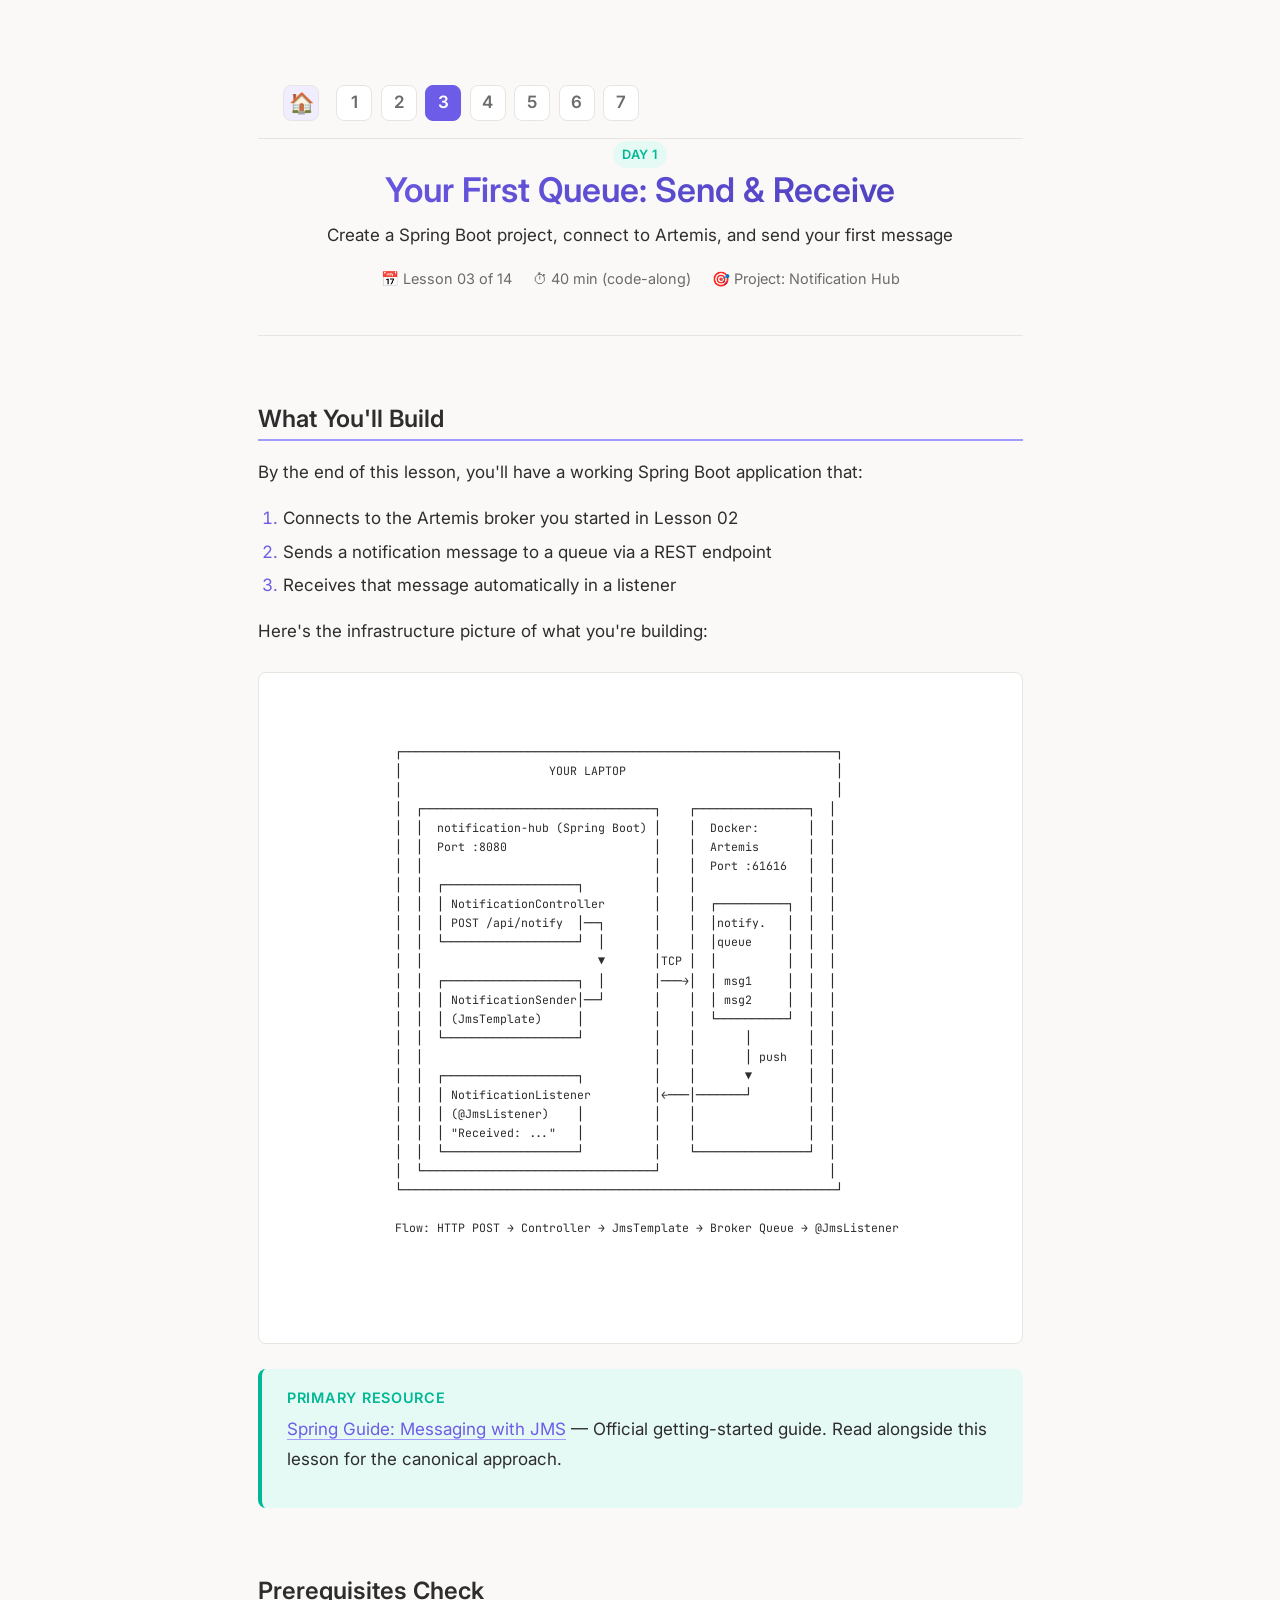
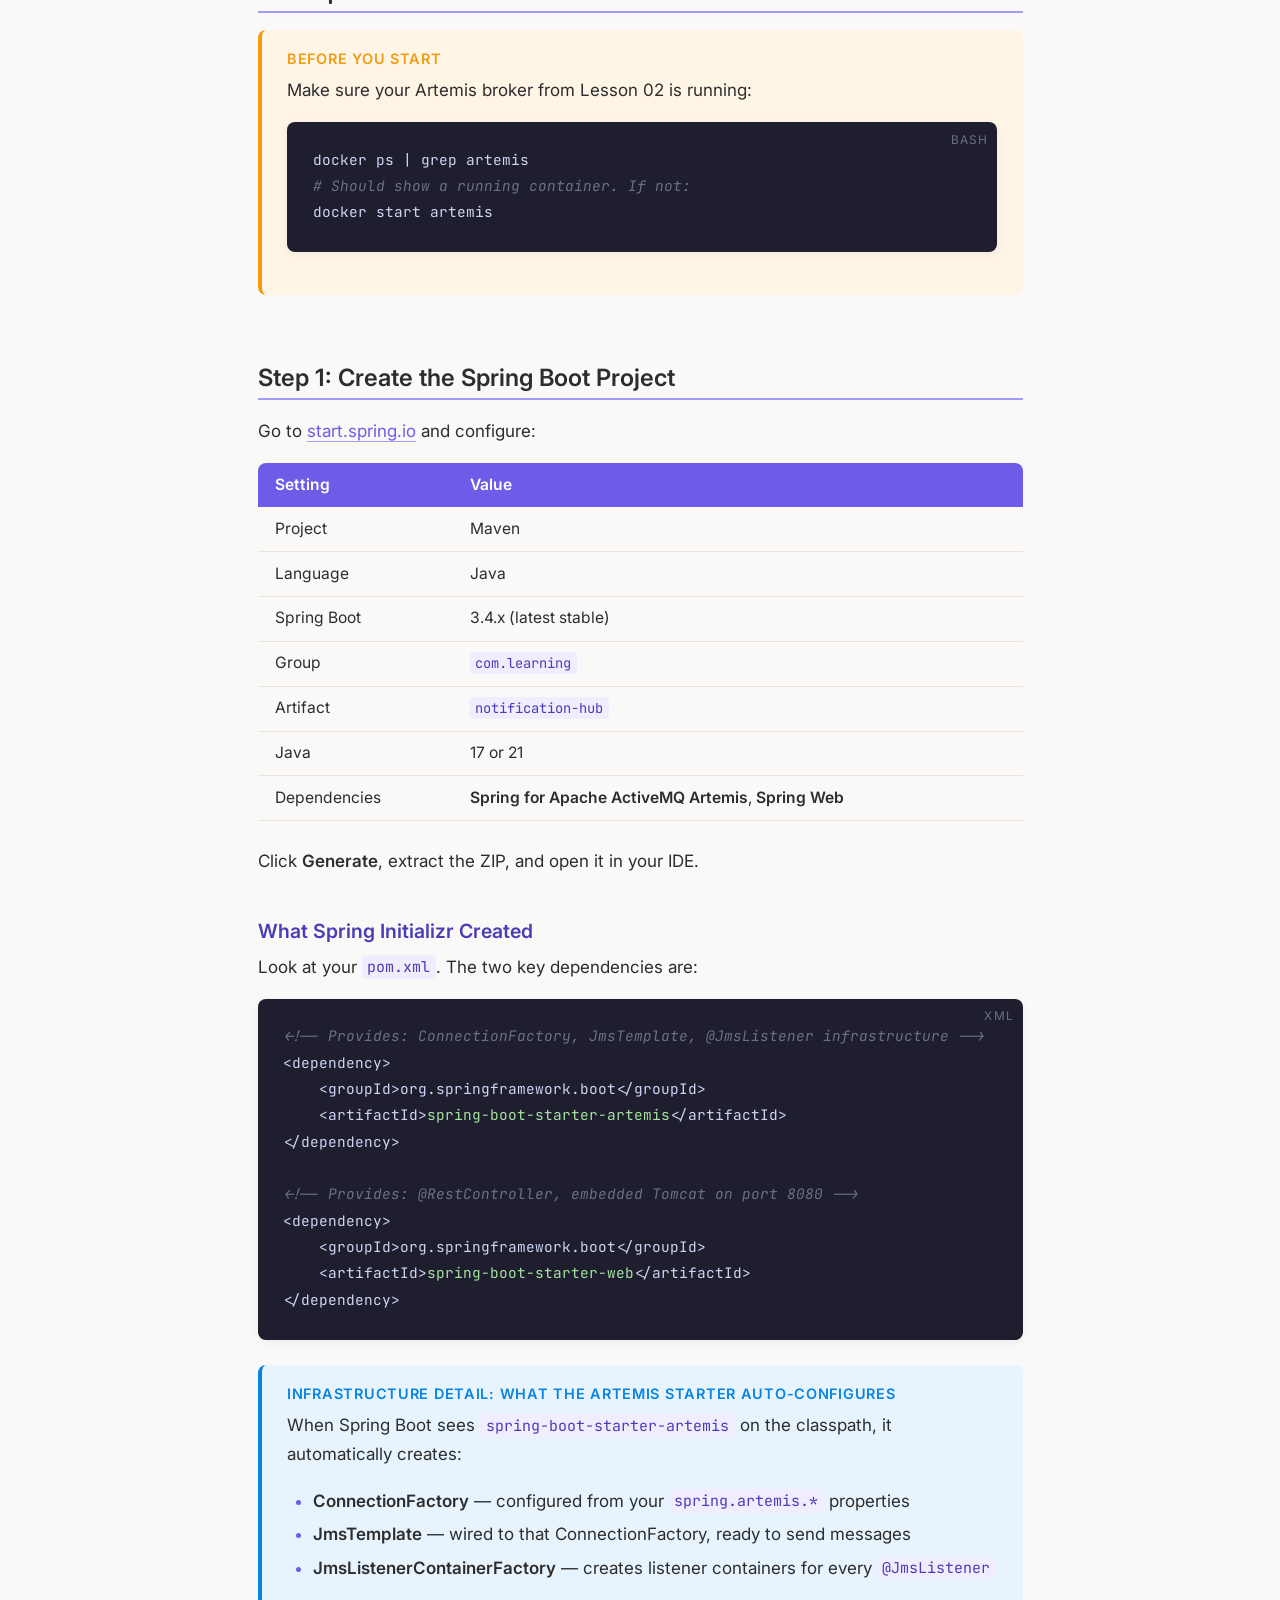
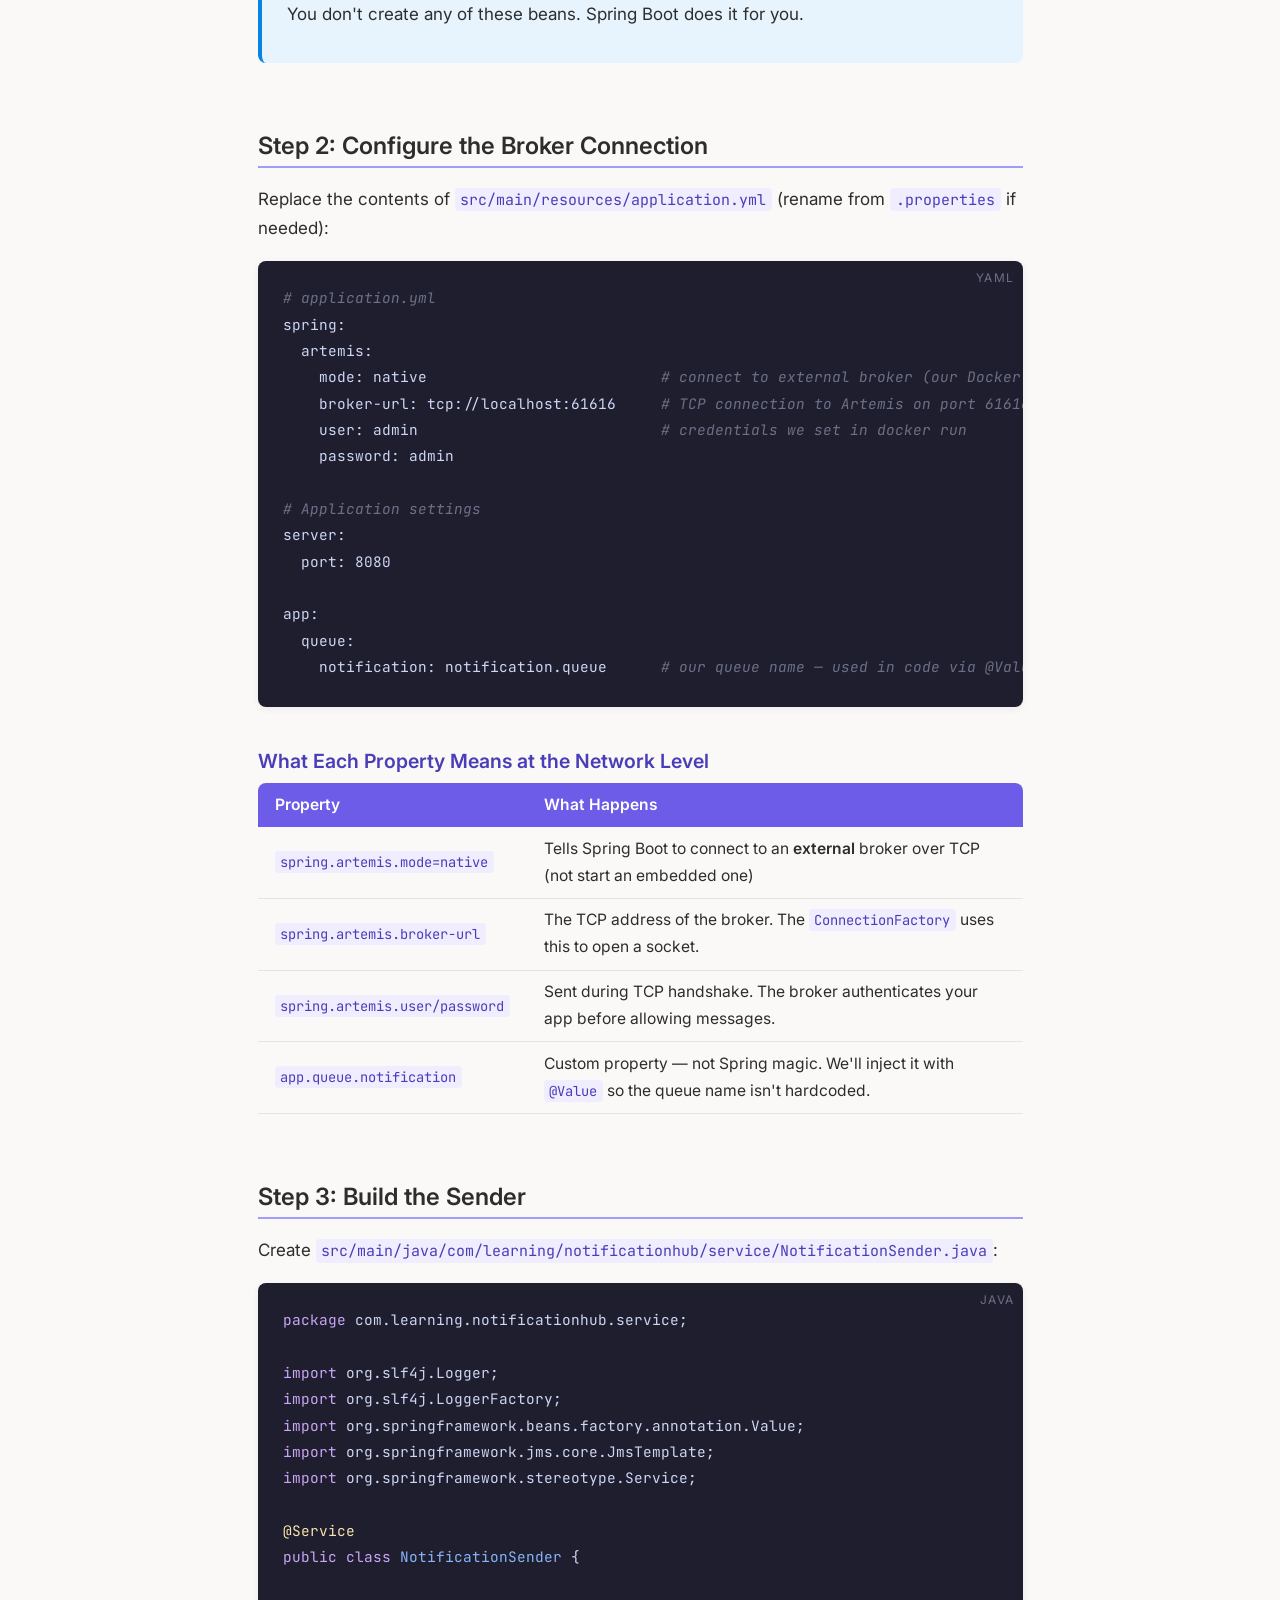
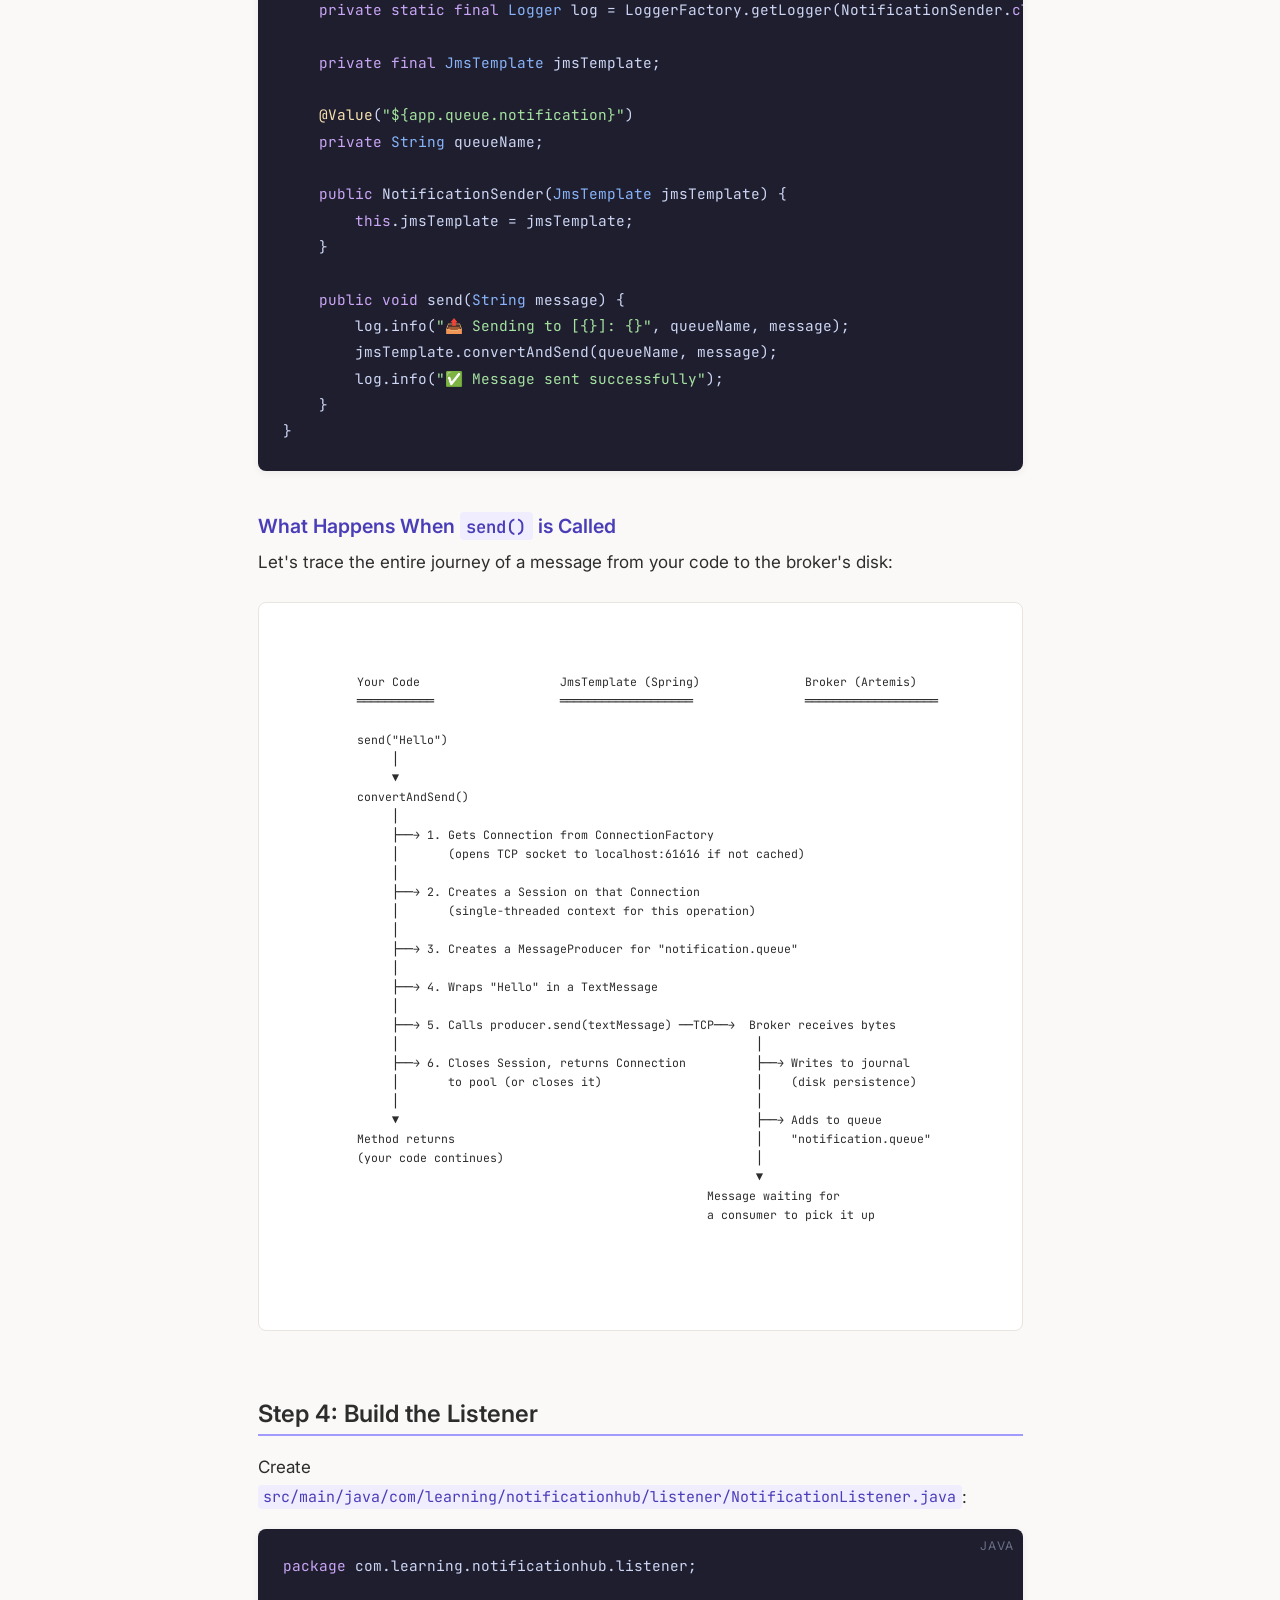
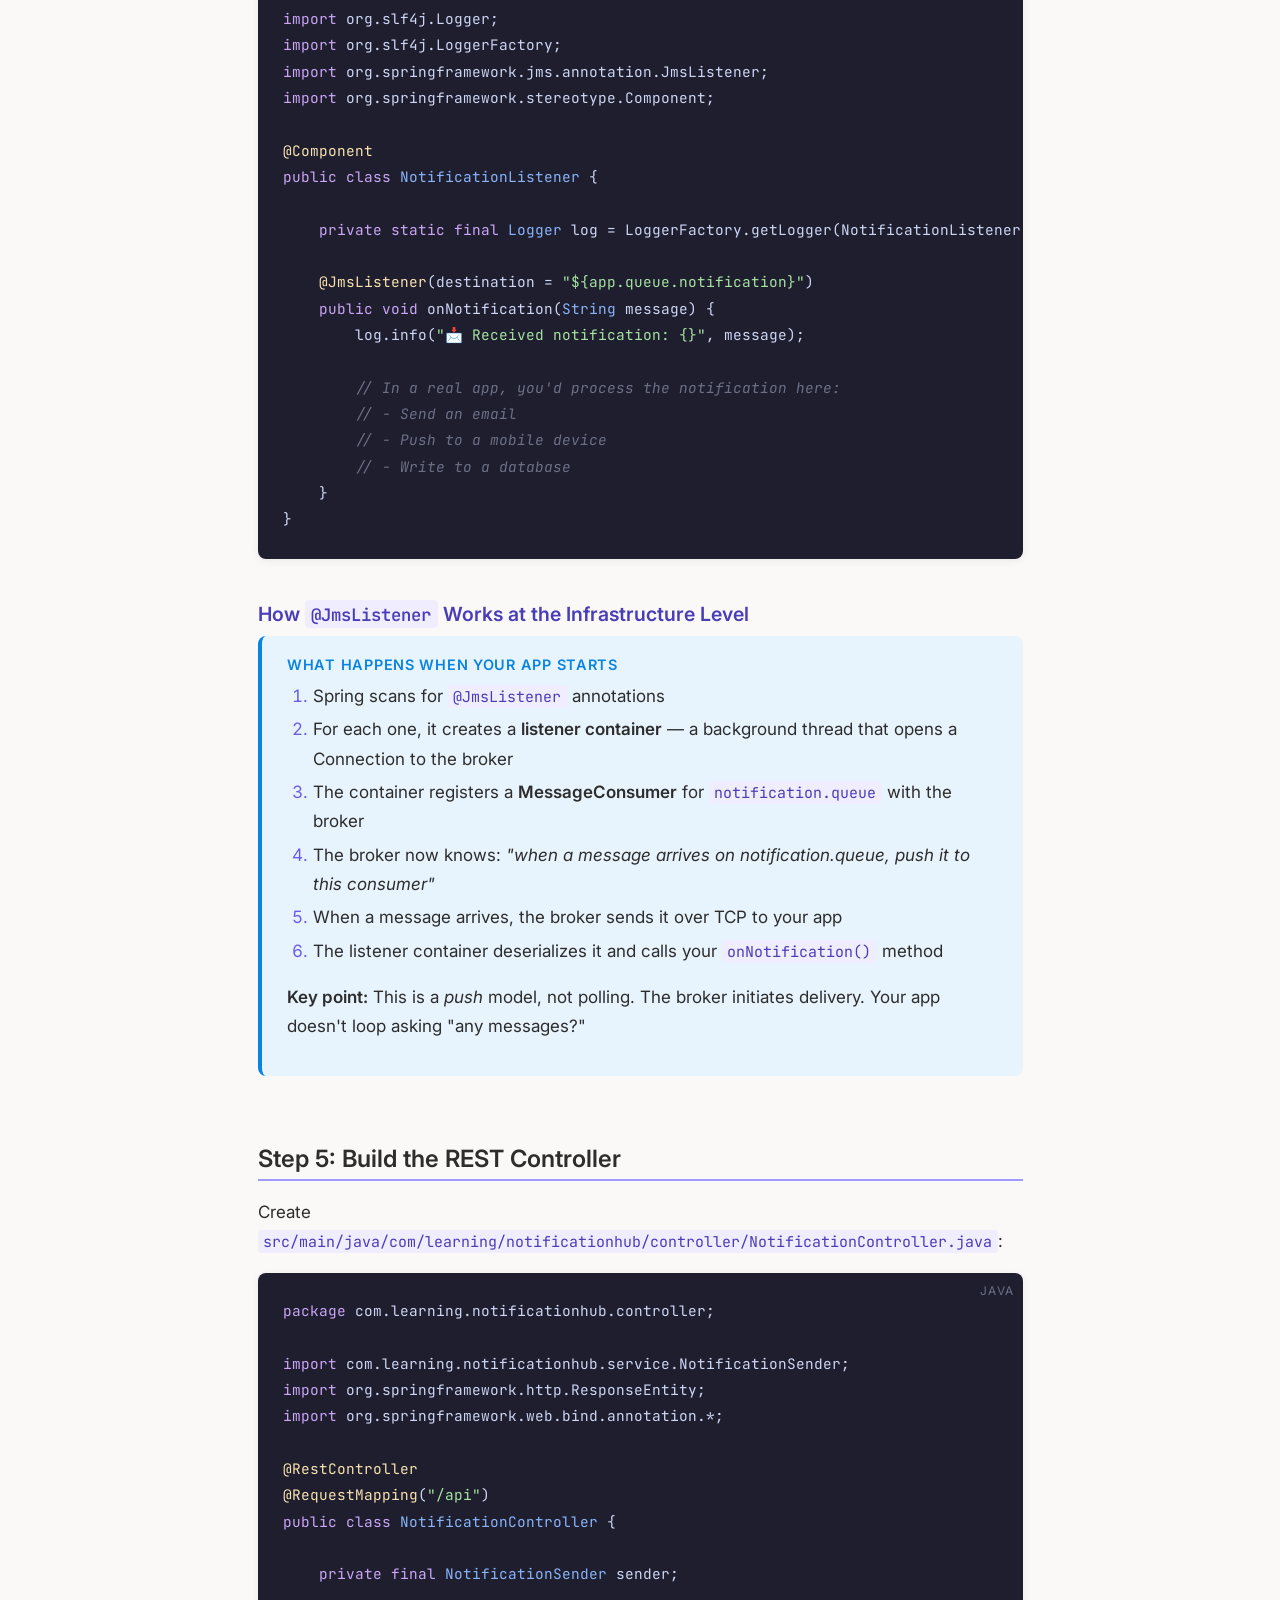
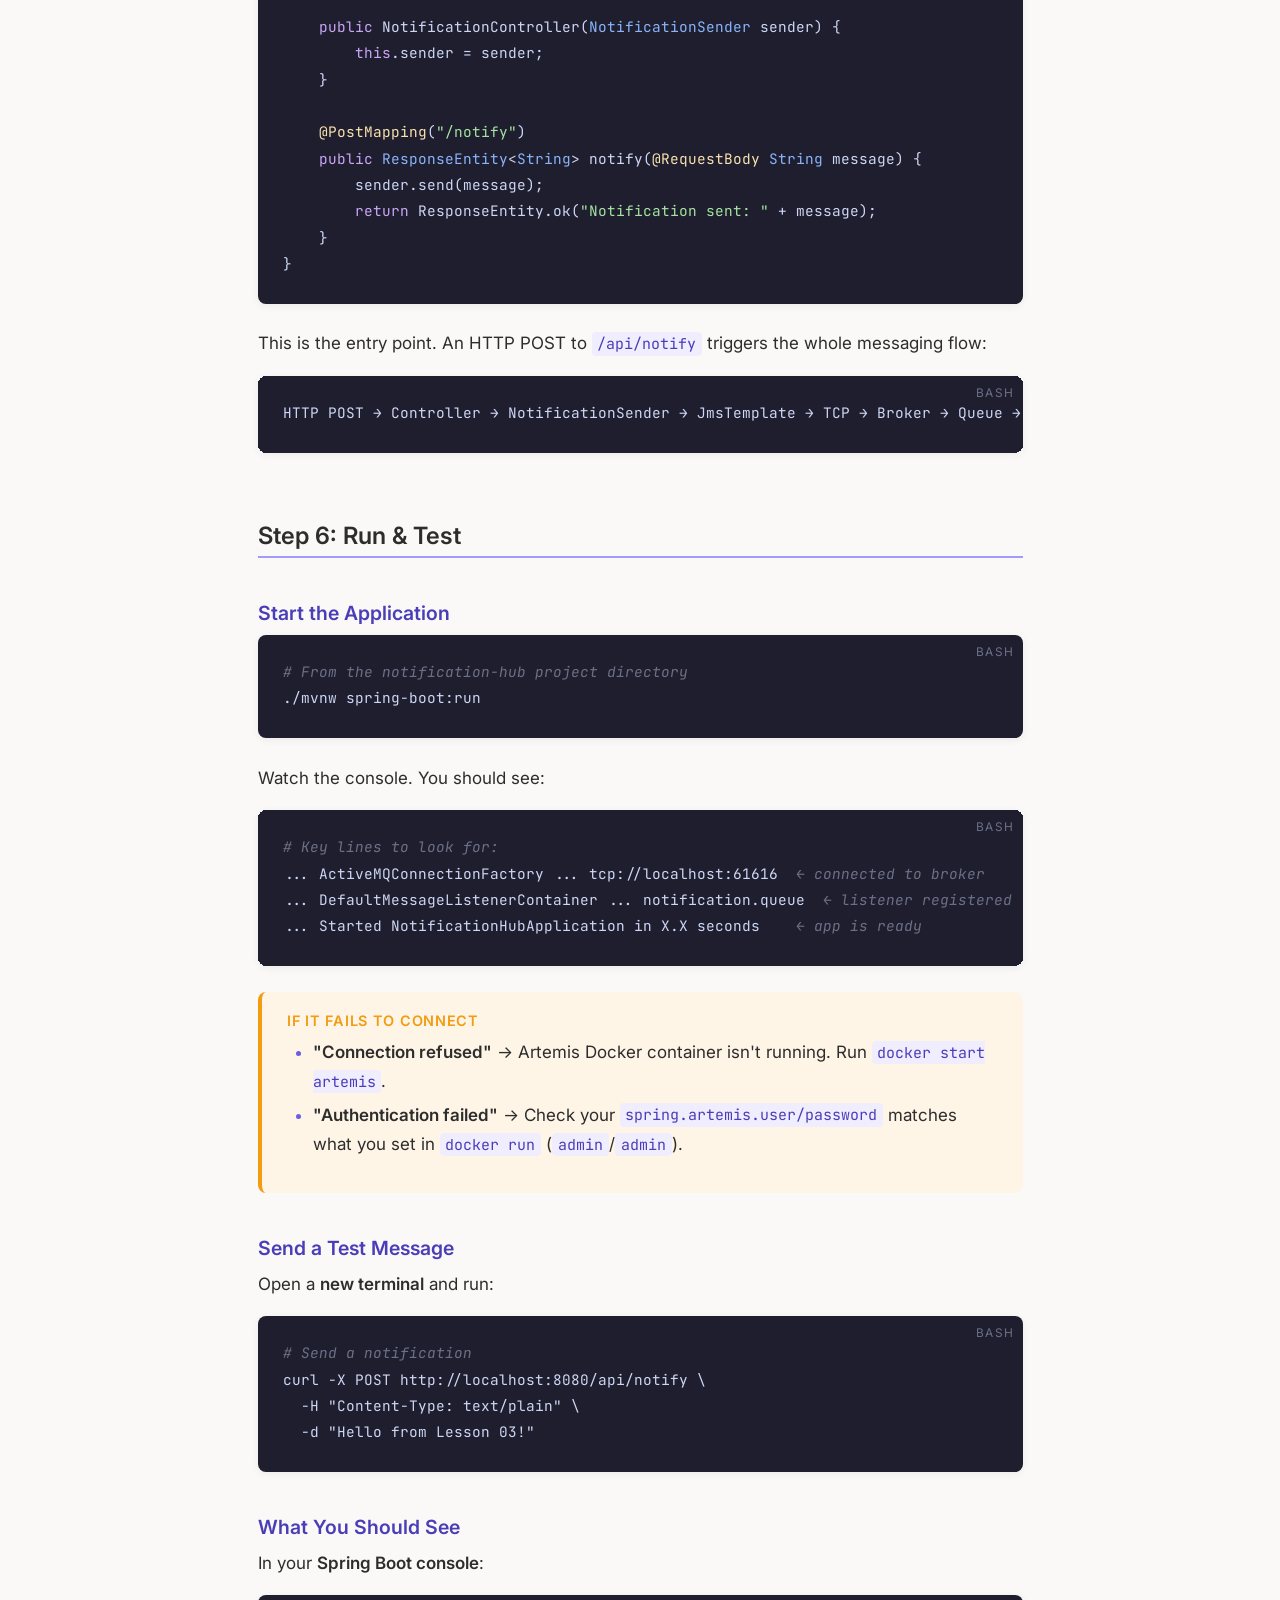
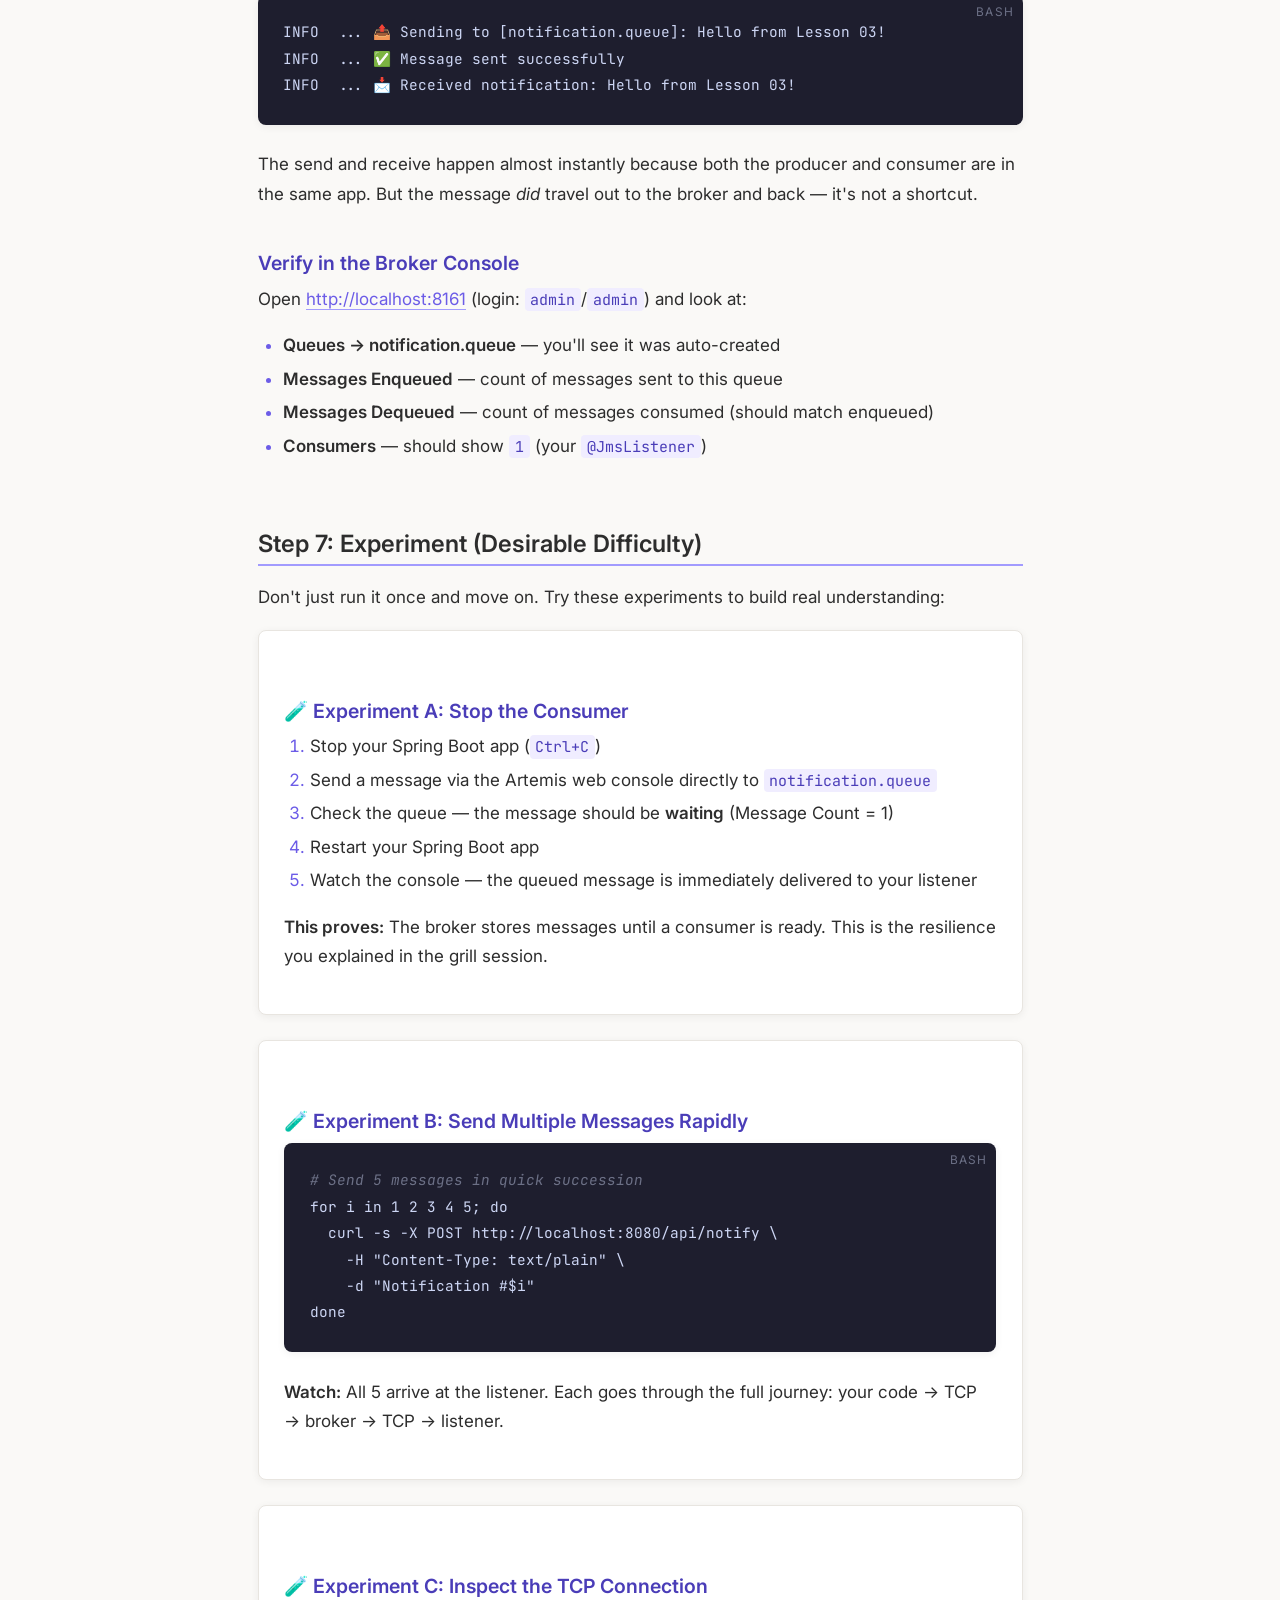
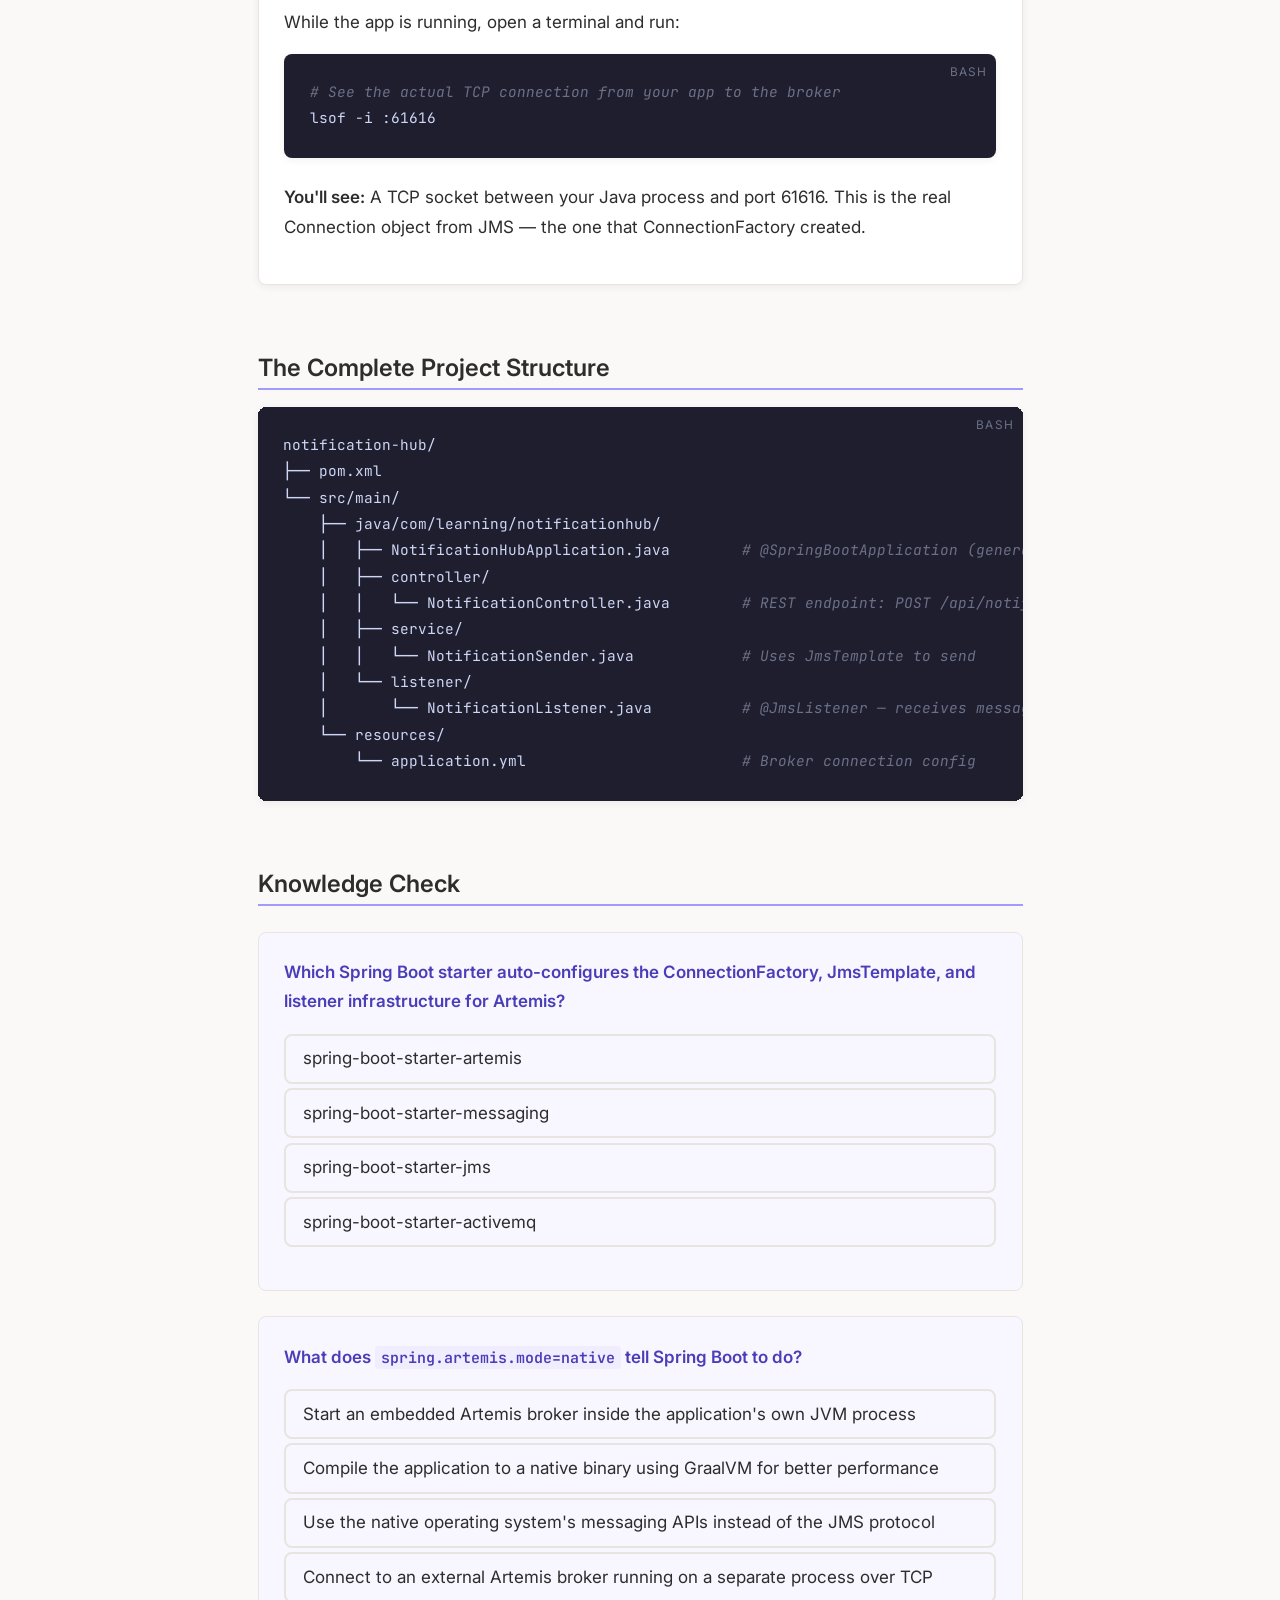
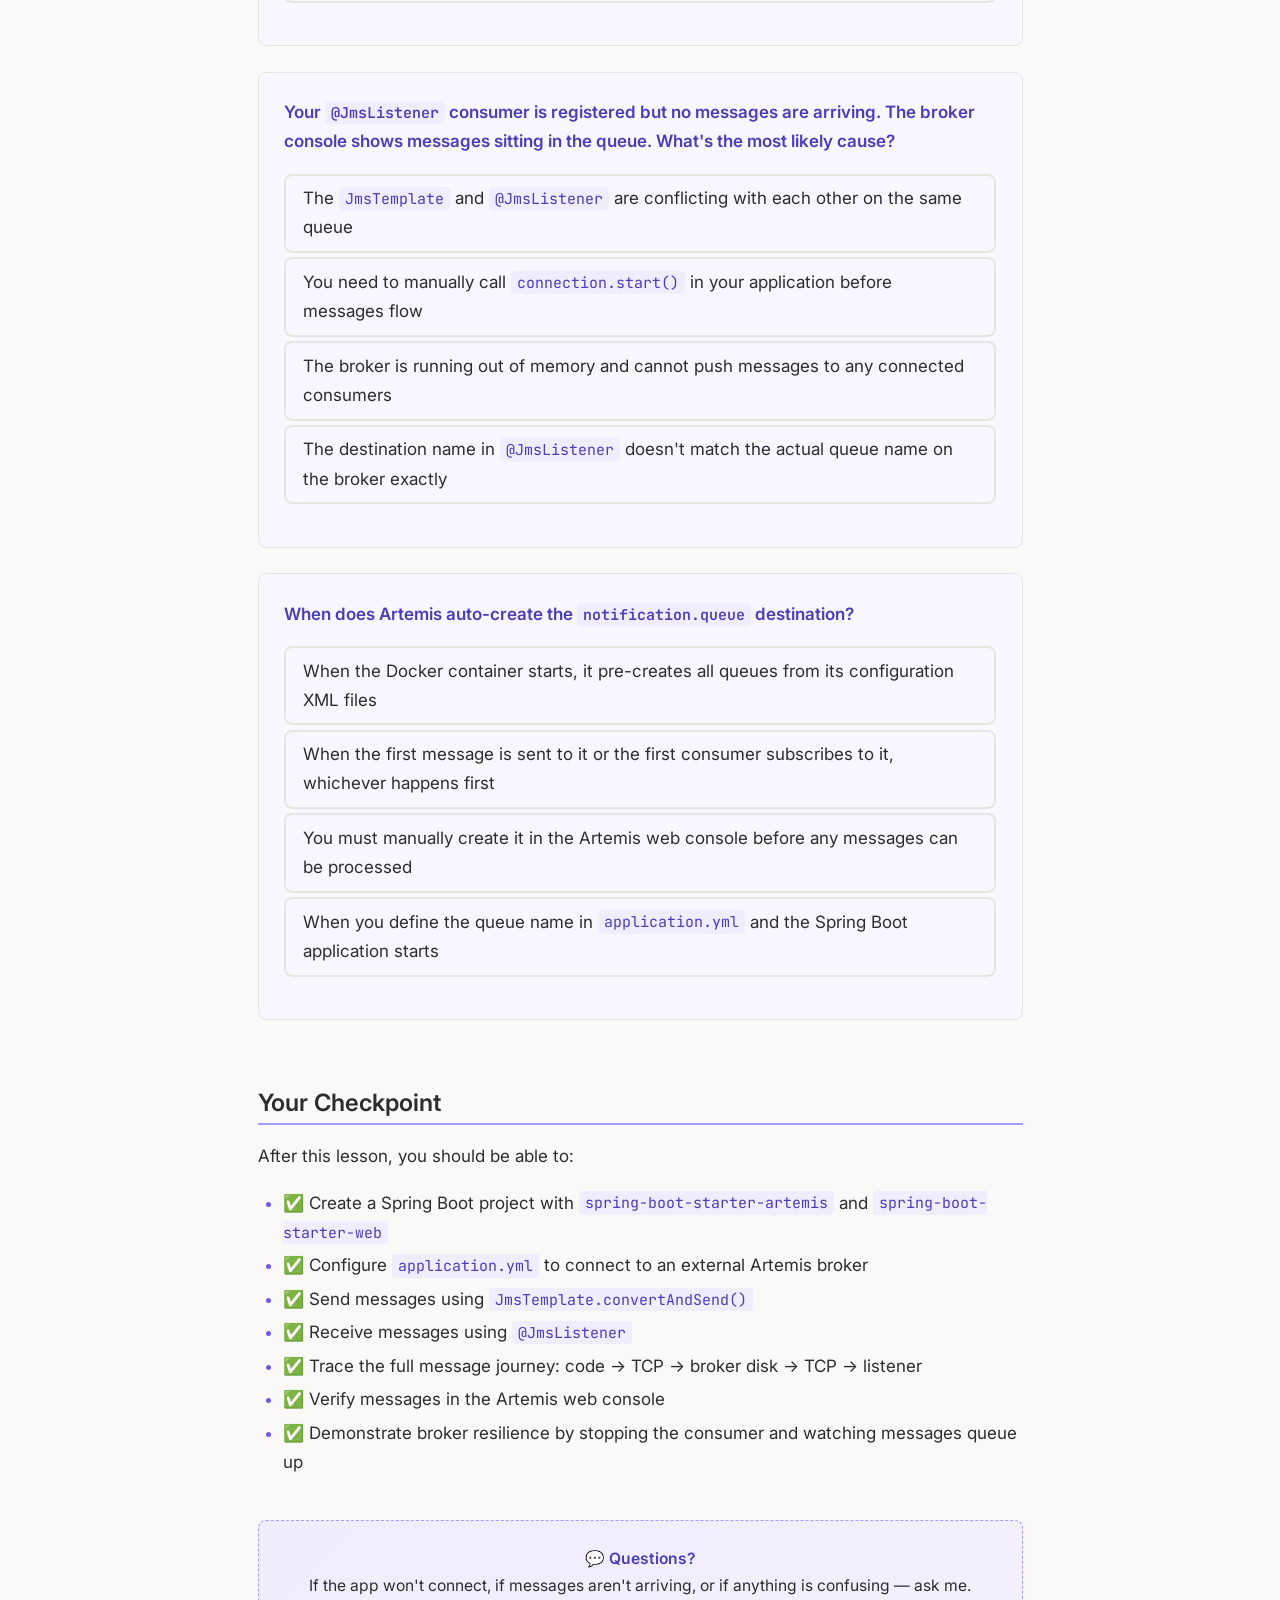
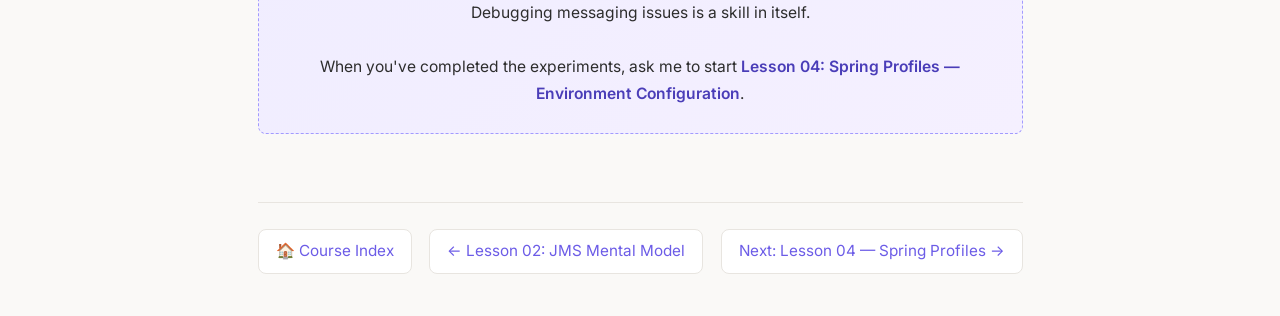
<file: lessons/0003-your-first-queue-send-and-receive.html>
<!DOCTYPE html>
<html lang="en">
<head>
  <meta charset="UTF-8">
  <meta name="viewport" content="width=device-width, initial-scale=1.0">
  <title>Lesson 03 — Your First Queue: Send &amp; Receive</title>
  <link rel="stylesheet" href="../assets/style.css">
</head>
<body>

<nav class="top-nav">
  <a href="../index.html" class="nav-btn home-btn" title="Course Index">🏠</a>
  <div class="nav-pages">
    <a href="0001-your-seven-day-roadmap.html" class="nav-btn " title="Day 1: Roadmap">1</a>
    <a href="0002-jms-mental-model-and-activemq-setup.html" class="nav-btn " title="Day 1: JMS Mental Model">2</a>
    <a href="0003-your-first-queue-send-and-receive.html" class="nav-btn active" title="Day 1: First Queue">3</a>
    <a href="0004-spring-profiles-environment-configuration.html" class="nav-btn " title="Day 2: Profiles">4</a>
    <a href="0005-json-messages-and-messageconverter.html" class="nav-btn " title="Day 2: JSON">5</a>
    <a href="0006-topics-and-pub-sub-patterns.html" class="nav-btn " title="Day 3: Topics">6</a>
    <a href="0007-building-the-order-processing-system.html" class="nav-btn " title="Day 3: Order Processing">7</a>
  </div>
</nav>

  

  <div class="lesson-header">
    <span class="lesson-badge badge-beginner">Day 1</span>
    <h1>Your First Queue: Send &amp; Receive</h1>
    <p>Create a Spring Boot project, connect to Artemis, and send your first message</p>
    <div class="lesson-meta">
      <span>📅 Lesson 03 of 14</span>
      <span>⏱ 40 min (code-along)</span>
      <span>🎯 Project: Notification Hub</span>
    </div>
  </div>

  <!-- ============================================================ -->

  <h2>What You'll Build</h2>

  <p>By the end of this lesson, you'll have a working Spring Boot application that:</p>
  <ol>
    <li>Connects to the Artemis broker you started in Lesson 02</li>
    <li>Sends a notification message to a queue via a REST endpoint</li>
    <li>Receives that message automatically in a listener</li>
  </ol>

  <p>Here's the infrastructure picture of what you're building:</p>

  <div class="diagram">
    <pre><code>
  ┌──────────────────────────────────────────────────────────────┐
  │                     YOUR LAPTOP                              │
  │                                                              │
  │  ┌─────────────────────────────────┐    ┌────────────────┐  │
  │  │  notification-hub (Spring Boot) │    │  Docker:       │  │
  │  │  Port :8080                     │    │  Artemis       │  │
  │  │                                 │    │  Port :61616   │  │
  │  │  ┌───────────────────┐          │    │                │  │
  │  │  │ NotificationController       │    │  ┌──────────┐  │  │
  │  │  │ POST /api/notify  │──┐       │    │  │notify.   │  │  │
  │  │  └───────────────────┘  │       │    │  │queue     │  │  │
  │  │                         ▼       │TCP │  │          │  │  │
  │  │  ┌───────────────────┐  │       │───→│  │ msg1     │  │  │
  │  │  │ NotificationSender│──┘       │    │  │ msg2     │  │  │
  │  │  │ (JmsTemplate)     │          │    │  └──────────┘  │  │
  │  │  └───────────────────┘          │    │       │        │  │
  │  │                                 │    │       │ push   │  │
  │  │  ┌───────────────────┐          │    │       ▼        │  │
  │  │  │ NotificationListener         │←───│───────┘        │  │
  │  │  │ (@JmsListener)    │          │    │                │  │
  │  │  │ "Received: ..."   │          │    │                │  │
  │  │  └───────────────────┘          │    └────────────────┘  │
  │  └─────────────────────────────────┘                        │
  └──────────────────────────────────────────────────────────────┘

  Flow: HTTP POST → Controller → JmsTemplate → Broker Queue → @JmsListener
    </code></pre>
  </div>

  <div class="callout callout-success">
    <div class="callout-label">Primary Resource</div>
    <p><a href="https://spring.io/guides/gs/messaging-jms/">Spring Guide: Messaging with JMS</a> — Official getting-started guide. Read alongside this lesson for the canonical approach.</p>
  </div>

  <!-- ============================================================ -->

  <h2>Prerequisites Check</h2>

  <div class="callout callout-warning">
    <div class="callout-label">Before You Start</div>
    <p>Make sure your Artemis broker from Lesson 02 is running:</p>
    <pre data-lang="bash"><code>docker ps | grep artemis
<span class="cmt"># Should show a running container. If not:</span>
docker start artemis</code></pre>
  </div>

  <!-- ============================================================ -->

  <h2>Step 1: Create the Spring Boot Project</h2>

  <p>Go to <a href="https://start.spring.io">start.spring.io</a> and configure:</p>

  <table>
    <thead>
      <tr>
        <th>Setting</th>
        <th>Value</th>
      </tr>
    </thead>
    <tbody>
      <tr><td>Project</td><td>Maven</td></tr>
      <tr><td>Language</td><td>Java</td></tr>
      <tr><td>Spring Boot</td><td>3.4.x (latest stable)</td></tr>
      <tr><td>Group</td><td><code>com.learning</code></td></tr>
      <tr><td>Artifact</td><td><code>notification-hub</code></td></tr>
      <tr><td>Java</td><td>17 or 21</td></tr>
      <tr><td>Dependencies</td><td><strong>Spring for Apache ActiveMQ Artemis</strong>, <strong>Spring Web</strong></td></tr>
    </tbody>
  </table>

  <p>Click <strong>Generate</strong>, extract the ZIP, and open it in your IDE.</p>

  <h3>What Spring Initializr Created</h3>

  <p>Look at your <code>pom.xml</code>. The two key dependencies are:</p>

  <pre data-lang="xml"><code><span class="cmt">&lt;!-- Provides: ConnectionFactory, JmsTemplate, @JmsListener infrastructure --&gt;</span>
&lt;dependency&gt;
    &lt;groupId&gt;org.springframework.boot&lt;/groupId&gt;
    &lt;artifactId&gt;<span class="str">spring-boot-starter-artemis</span>&lt;/artifactId&gt;
&lt;/dependency&gt;

<span class="cmt">&lt;!-- Provides: @RestController, embedded Tomcat on port 8080 --&gt;</span>
&lt;dependency&gt;
    &lt;groupId&gt;org.springframework.boot&lt;/groupId&gt;
    &lt;artifactId&gt;<span class="str">spring-boot-starter-web</span>&lt;/artifactId&gt;
&lt;/dependency&gt;</code></pre>

  <div class="callout callout-info">
    <div class="callout-label">Infrastructure Detail: What the Artemis Starter Auto-Configures</div>
    <p>When Spring Boot sees <code>spring-boot-starter-artemis</code> on the classpath, it automatically creates:</p>
    <ul>
      <li><strong>ConnectionFactory</strong> — configured from your <code>spring.artemis.*</code> properties</li>
      <li><strong>JmsTemplate</strong> — wired to that ConnectionFactory, ready to send messages</li>
      <li><strong>JmsListenerContainerFactory</strong> — creates listener containers for every <code>@JmsListener</code></li>
    </ul>
    <p>You don't create any of these beans. Spring Boot does it for you.</p>
  </div>

  <!-- ============================================================ -->

  <h2>Step 2: Configure the Broker Connection</h2>

  <p>Replace the contents of <code>src/main/resources/application.yml</code> (rename from <code>.properties</code> if needed):</p>

  <pre data-lang="yaml"><code><span class="cmt"># application.yml</span>
spring:
  artemis:
    mode: native                          <span class="cmt"># connect to external broker (our Docker container)</span>
    broker-url: tcp://localhost:61616     <span class="cmt"># TCP connection to Artemis on port 61616</span>
    user: admin                           <span class="cmt"># credentials we set in docker run</span>
    password: admin

<span class="cmt"># Application settings</span>
server:
  port: 8080

app:
  queue:
    notification: notification.queue      <span class="cmt"># our queue name — used in code via @Value</span></code></pre>

  <h3>What Each Property Means at the Network Level</h3>

  <table>
    <thead>
      <tr>
        <th>Property</th>
        <th>What Happens</th>
      </tr>
    </thead>
    <tbody>
      <tr>
        <td><code>spring.artemis.mode=native</code></td>
        <td>Tells Spring Boot to connect to an <strong>external</strong> broker over TCP (not start an embedded one)</td>
      </tr>
      <tr>
        <td><code>spring.artemis.broker-url</code></td>
        <td>The TCP address of the broker. The <code>ConnectionFactory</code> uses this to open a socket.</td>
      </tr>
      <tr>
        <td><code>spring.artemis.user/password</code></td>
        <td>Sent during TCP handshake. The broker authenticates your app before allowing messages.</td>
      </tr>
      <tr>
        <td><code>app.queue.notification</code></td>
        <td>Custom property — not Spring magic. We'll inject it with <code>@Value</code> so the queue name isn't hardcoded.</td>
      </tr>
    </tbody>
  </table>

  <!-- ============================================================ -->

  <h2>Step 3: Build the Sender</h2>

  <p>Create <code>src/main/java/com/learning/notificationhub/service/NotificationSender.java</code>:</p>

  <pre data-lang="java"><code><span class="kw">package</span> com.learning.notificationhub.service;

<span class="kw">import</span> org.slf4j.Logger;
<span class="kw">import</span> org.slf4j.LoggerFactory;
<span class="kw">import</span> org.springframework.beans.factory.annotation.Value;
<span class="kw">import</span> org.springframework.jms.core.JmsTemplate;
<span class="kw">import</span> org.springframework.stereotype.Service;

<span class="ann">@Service</span>
<span class="kw">public class</span> <span class="typ">NotificationSender</span> {

    <span class="kw">private static final</span> <span class="typ">Logger</span> log = LoggerFactory.getLogger(NotificationSender.<span class="kw">class</span>);

    <span class="kw">private final</span> <span class="typ">JmsTemplate</span> jmsTemplate;

    <span class="ann">@Value</span>(<span class="str">"${app.queue.notification}"</span>)
    <span class="kw">private</span> <span class="typ">String</span> queueName;

    <span class="kw">public</span> NotificationSender(<span class="typ">JmsTemplate</span> jmsTemplate) {
        <span class="kw">this</span>.jmsTemplate = jmsTemplate;
    }

    <span class="kw">public void</span> send(<span class="typ">String</span> message) {
        log.info(<span class="str">"📤 Sending to [{}]: {}"</span>, queueName, message);
        jmsTemplate.convertAndSend(queueName, message);
        log.info(<span class="str">"✅ Message sent successfully"</span>);
    }
}</code></pre>

  <h3>What Happens When <code>send()</code> is Called</h3>

  <p>Let's trace the entire journey of a message from your code to the broker's disk:</p>

  <div class="diagram">
    <pre><code>
  Your Code                    JmsTemplate (Spring)               Broker (Artemis)
  ═══════════                  ═══════════════════                ═══════════════════

  send("Hello")
       │
       ▼
  convertAndSend()
       │
       ├──→ 1. Gets Connection from ConnectionFactory
       │       (opens TCP socket to localhost:61616 if not cached)
       │
       ├──→ 2. Creates a Session on that Connection
       │       (single-threaded context for this operation)
       │
       ├──→ 3. Creates a MessageProducer for "notification.queue"
       │
       ├──→ 4. Wraps "Hello" in a TextMessage
       │
       ├──→ 5. Calls producer.send(textMessage) ──TCP──→  Broker receives bytes
       │                                                   │
       ├──→ 6. Closes Session, returns Connection          ├──→ Writes to journal
       │       to pool (or closes it)                      │    (disk persistence)
       │                                                   │
       ▼                                                   ├──→ Adds to queue
  Method returns                                           │    "notification.queue"
  (your code continues)                                    │
                                                           ▼
                                                    Message waiting for
                                                    a consumer to pick it up
    </code></pre>
  </div>

  <!-- ============================================================ -->

  <h2>Step 4: Build the Listener</h2>

  <p>Create <code>src/main/java/com/learning/notificationhub/listener/NotificationListener.java</code>:</p>

  <pre data-lang="java"><code><span class="kw">package</span> com.learning.notificationhub.listener;

<span class="kw">import</span> org.slf4j.Logger;
<span class="kw">import</span> org.slf4j.LoggerFactory;
<span class="kw">import</span> org.springframework.jms.annotation.JmsListener;
<span class="kw">import</span> org.springframework.stereotype.Component;

<span class="ann">@Component</span>
<span class="kw">public class</span> <span class="typ">NotificationListener</span> {

    <span class="kw">private static final</span> <span class="typ">Logger</span> log = LoggerFactory.getLogger(NotificationListener.<span class="kw">class</span>);

    <span class="ann">@JmsListener</span>(destination = <span class="str">"${app.queue.notification}"</span>)
    <span class="kw">public void</span> onNotification(<span class="typ">String</span> message) {
        log.info(<span class="str">"📩 Received notification: {}"</span>, message);

        <span class="cmt">// In a real app, you'd process the notification here:</span>
        <span class="cmt">// - Send an email</span>
        <span class="cmt">// - Push to a mobile device</span>
        <span class="cmt">// - Write to a database</span>
    }
}</code></pre>

  <h3>How <code>@JmsListener</code> Works at the Infrastructure Level</h3>

  <div class="callout callout-info">
    <div class="callout-label">What Happens When Your App Starts</div>
    <ol>
      <li>Spring scans for <code>@JmsListener</code> annotations</li>
      <li>For each one, it creates a <strong>listener container</strong> — a background thread that opens a Connection to the broker</li>
      <li>The container registers a <strong>MessageConsumer</strong> for <code>notification.queue</code> with the broker</li>
      <li>The broker now knows: <em>"when a message arrives on notification.queue, push it to this consumer"</em></li>
      <li>When a message arrives, the broker sends it over TCP to your app</li>
      <li>The listener container deserializes it and calls your <code>onNotification()</code> method</li>
    </ol>
    <p><strong>Key point:</strong> This is a <em>push</em> model, not polling. The broker initiates delivery. Your app doesn't loop asking "any messages?"</p>
  </div>

  <!-- ============================================================ -->

  <h2>Step 5: Build the REST Controller</h2>

  <p>Create <code>src/main/java/com/learning/notificationhub/controller/NotificationController.java</code>:</p>

  <pre data-lang="java"><code><span class="kw">package</span> com.learning.notificationhub.controller;

<span class="kw">import</span> com.learning.notificationhub.service.NotificationSender;
<span class="kw">import</span> org.springframework.http.ResponseEntity;
<span class="kw">import</span> org.springframework.web.bind.annotation.*;

<span class="ann">@RestController</span>
<span class="ann">@RequestMapping</span>(<span class="str">"/api"</span>)
<span class="kw">public class</span> <span class="typ">NotificationController</span> {

    <span class="kw">private final</span> <span class="typ">NotificationSender</span> sender;

    <span class="kw">public</span> NotificationController(<span class="typ">NotificationSender</span> sender) {
        <span class="kw">this</span>.sender = sender;
    }

    <span class="ann">@PostMapping</span>(<span class="str">"/notify"</span>)
    <span class="kw">public</span> <span class="typ">ResponseEntity</span>&lt;<span class="typ">String</span>&gt; notify(<span class="ann">@RequestBody</span> <span class="typ">String</span> message) {
        sender.send(message);
        <span class="kw">return</span> ResponseEntity.ok(<span class="str">"Notification sent: "</span> + message);
    }
}</code></pre>

  <p>This is the entry point. An HTTP POST to <code>/api/notify</code> triggers the whole messaging flow:</p>

  <pre data-lang="bash"><code>HTTP POST → Controller → NotificationSender → JmsTemplate → TCP → Broker → Queue → @JmsListener → Console log</code></pre>

  <!-- ============================================================ -->

  <h2>Step 6: Run &amp; Test</h2>

  <h3>Start the Application</h3>

  <pre data-lang="bash"><code><span class="cmt"># From the notification-hub project directory</span>
./mvnw spring-boot:run</code></pre>

  <p>Watch the console. You should see:</p>
  <pre data-lang="bash"><code><span class="cmt"># Key lines to look for:</span>
... ActiveMQConnectionFactory ... tcp://localhost:61616  <span class="cmt">← connected to broker</span>
... DefaultMessageListenerContainer ... notification.queue  <span class="cmt">← listener registered</span>
... Started NotificationHubApplication in X.X seconds    <span class="cmt">← app is ready</span></code></pre>

  <div class="callout callout-warning">
    <div class="callout-label">If It Fails to Connect</div>
    <ul>
      <li><strong>"Connection refused"</strong> → Artemis Docker container isn't running. Run <code>docker start artemis</code>.</li>
      <li><strong>"Authentication failed"</strong> → Check your <code>spring.artemis.user/password</code> matches what you set in <code>docker run</code> (<code>admin</code>/<code>admin</code>).</li>
    </ul>
  </div>

  <h3>Send a Test Message</h3>

  <p>Open a <strong>new terminal</strong> and run:</p>

  <pre data-lang="bash"><code><span class="cmt"># Send a notification</span>
curl -X POST http://localhost:8080/api/notify \
  -H "Content-Type: text/plain" \
  -d "Hello from Lesson 03!"</code></pre>

  <h3>What You Should See</h3>

  <p>In your <strong>Spring Boot console</strong>:</p>

  <pre data-lang="bash"><code>INFO  ... 📤 Sending to [notification.queue]: Hello from Lesson 03!
INFO  ... ✅ Message sent successfully
INFO  ... 📩 Received notification: Hello from Lesson 03!</code></pre>

  <p>The send and receive happen almost instantly because both the producer and consumer are in the same app. But the message <em>did</em> travel out to the broker and back — it's not a shortcut.</p>

  <h3>Verify in the Broker Console</h3>

  <p>Open <a href="http://localhost:8161">http://localhost:8161</a> (login: <code>admin</code>/<code>admin</code>) and look at:</p>
  <ul>
    <li><strong>Queues → notification.queue</strong> — you'll see it was auto-created</li>
    <li><strong>Messages Enqueued</strong> — count of messages sent to this queue</li>
    <li><strong>Messages Dequeued</strong> — count of messages consumed (should match enqueued)</li>
    <li><strong>Consumers</strong> — should show <code>1</code> (your <code>@JmsListener</code>)</li>
  </ul>

  <!-- ============================================================ -->

  <h2>Step 7: Experiment (Desirable Difficulty)</h2>

  <p>Don't just run it once and move on. Try these experiments to build real understanding:</p>

  <div class="card">
    <h3>🧪 Experiment A: Stop the Consumer</h3>
    <ol>
      <li>Stop your Spring Boot app (<code>Ctrl+C</code>)</li>
      <li>Send a message via the Artemis web console directly to <code>notification.queue</code></li>
      <li>Check the queue — the message should be <strong>waiting</strong> (Message Count = 1)</li>
      <li>Restart your Spring Boot app</li>
      <li>Watch the console — the queued message is immediately delivered to your listener</li>
    </ol>
    <p><strong>This proves:</strong> The broker stores messages until a consumer is ready. This is the resilience you explained in the grill session.</p>
  </div>

  <div class="card">
    <h3>🧪 Experiment B: Send Multiple Messages Rapidly</h3>
    <pre data-lang="bash"><code><span class="cmt"># Send 5 messages in quick succession</span>
for i in 1 2 3 4 5; do
  curl -s -X POST http://localhost:8080/api/notify \
    -H "Content-Type: text/plain" \
    -d "Notification #$i"
done</code></pre>
    <p><strong>Watch:</strong> All 5 arrive at the listener. Each goes through the full journey: your code → TCP → broker → TCP → listener.</p>
  </div>

  <div class="card">
    <h3>🧪 Experiment C: Inspect the TCP Connection</h3>
    <p>While the app is running, open a terminal and run:</p>
    <pre data-lang="bash"><code><span class="cmt"># See the actual TCP connection from your app to the broker</span>
lsof -i :61616</code></pre>
    <p><strong>You'll see:</strong> A TCP socket between your Java process and port 61616. This is the real Connection object from JMS — the one that ConnectionFactory created.</p>
  </div>

  <!-- ============================================================ -->

  <h2>The Complete Project Structure</h2>

  <pre data-lang="bash"><code>notification-hub/
├── pom.xml
└── src/main/
    ├── java/com/learning/notificationhub/
    │   ├── NotificationHubApplication.java        <span class="cmt"># @SpringBootApplication (generated)</span>
    │   ├── controller/
    │   │   └── NotificationController.java        <span class="cmt"># REST endpoint: POST /api/notify</span>
    │   ├── service/
    │   │   └── NotificationSender.java            <span class="cmt"># Uses JmsTemplate to send</span>
    │   └── listener/
    │       └── NotificationListener.java          <span class="cmt"># @JmsListener — receives messages</span>
    └── resources/
        └── application.yml                        <span class="cmt"># Broker connection config</span></code></pre>

  <!-- ============================================================ -->

  <h2>Knowledge Check</h2>

  <div class="quiz" data-quiz="q1">
    <p class="quiz-question">Which Spring Boot starter auto-configures the ConnectionFactory, JmsTemplate, and listener infrastructure for Artemis?</p>
    <ul class="quiz-options">
      <li data-correct data-explanation="This is the official Spring Boot 3 starter for ActiveMQ Artemis. It auto-configures everything you need.">spring-boot-starter-artemis</li>
      <li>spring-boot-starter-activemq</li>
      <li>spring-boot-starter-jms</li>
      <li>spring-boot-starter-messaging</li>
    </ul>
    <div class="quiz-feedback"></div>
  </div>

  <div class="quiz" data-quiz="q2">
    <p class="quiz-question">What does <code>spring.artemis.mode=native</code> tell Spring Boot to do?</p>
    <ul class="quiz-options">
      <li data-correct data-explanation="'native' means connect to an external broker over TCP. The alternative is 'embedded' which starts a broker inside the app's JVM.">Connect to an external Artemis broker running on a separate process over TCP</li>
      <li>Start an embedded Artemis broker inside the application's own JVM process</li>
      <li>Use the native operating system's messaging APIs instead of the JMS protocol</li>
      <li>Compile the application to a native binary using GraalVM for better performance</li>
    </ul>
    <div class="quiz-feedback"></div>
  </div>

  <div class="quiz" data-quiz="q3">
    <p class="quiz-question">Your <code>@JmsListener</code> consumer is registered but no messages are arriving. The broker console shows messages sitting in the queue. What's the most likely cause?</p>
    <ul class="quiz-options">
      <li data-correct data-explanation="If the destination name in @JmsListener doesn't match the queue name on the broker, the listener registers on a DIFFERENT queue and never sees the messages.">The destination name in <code>@JmsListener</code> doesn't match the actual queue name on the broker exactly</li>
      <li>The broker is running out of memory and cannot push messages to any connected consumers</li>
      <li>The <code>JmsTemplate</code> and <code>@JmsListener</code> are conflicting with each other on the same queue</li>
      <li>You need to manually call <code>connection.start()</code> in your application before messages flow</li>
    </ul>
    <div class="quiz-feedback"></div>
  </div>

  <div class="quiz" data-quiz="q4">
    <p class="quiz-question">When does Artemis auto-create the <code>notification.queue</code> destination?</p>
    <ul class="quiz-options">
      <li data-correct data-explanation="Artemis has auto-create enabled by default. The first time any client sends to or listens on a destination name, the broker creates it.">When the first message is sent to it or the first consumer subscribes to it, whichever happens first</li>
      <li>When you define the queue name in <code>application.yml</code> and the Spring Boot application starts</li>
      <li>You must manually create it in the Artemis web console before any messages can be processed</li>
      <li>When the Docker container starts, it pre-creates all queues from its configuration XML files</li>
    </ul>
    <div class="quiz-feedback"></div>
  </div>

  <!-- ============================================================ -->

  <h2>Your Checkpoint</h2>

  <p>After this lesson, you should be able to:</p>
  <ul>
    <li>✅ Create a Spring Boot project with <code>spring-boot-starter-artemis</code> and <code>spring-boot-starter-web</code></li>
    <li>✅ Configure <code>application.yml</code> to connect to an external Artemis broker</li>
    <li>✅ Send messages using <code>JmsTemplate.convertAndSend()</code></li>
    <li>✅ Receive messages using <code>@JmsListener</code></li>
    <li>✅ Trace the full message journey: code → TCP → broker disk → TCP → listener</li>
    <li>✅ Verify messages in the Artemis web console</li>
    <li>✅ Demonstrate broker resilience by stopping the consumer and watching messages queue up</li>
  </ul>

  <!-- ============================================================ -->

  <div class="teacher-prompt">
    <strong>💬 Questions?</strong><br>
    If the app won't connect, if messages aren't arriving, or if anything is confusing — ask me. Debugging messaging issues is a skill in itself.
    <br><br>
    When you've completed the experiments, ask me to start <strong>Lesson 04: Spring Profiles — Environment Configuration</strong>.
  </div>

  <div class="lesson-nav">
    <a href="../index.html">🏠 Course Index</a>
    <a href="0002-jms-mental-model-and-activemq-setup.html">← Lesson 02: JMS Mental Model</a>
    <a href="0004-spring-profiles-environment-configuration.html">Next: Lesson 04 — Spring Profiles →</a>
  </div>

  <script src="../assets/quiz.js"></script>

</body>
</html>
</file>
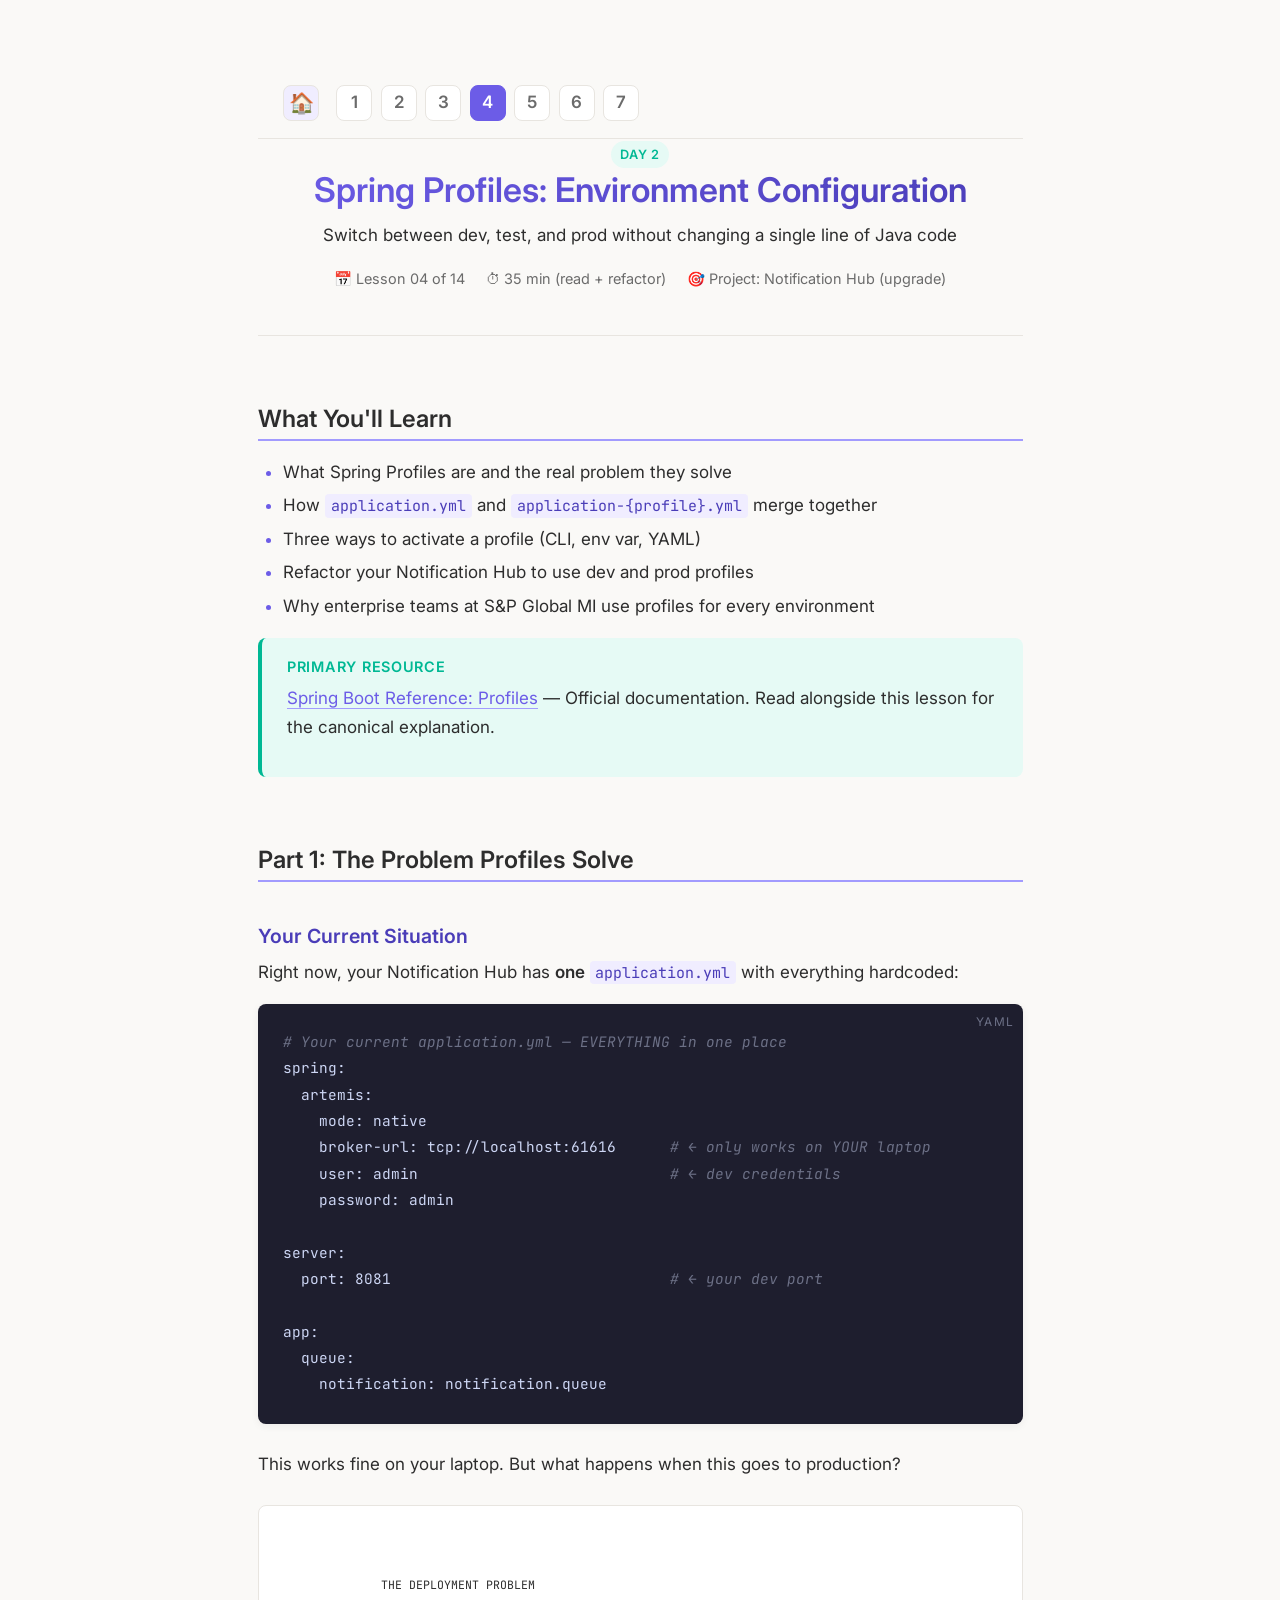
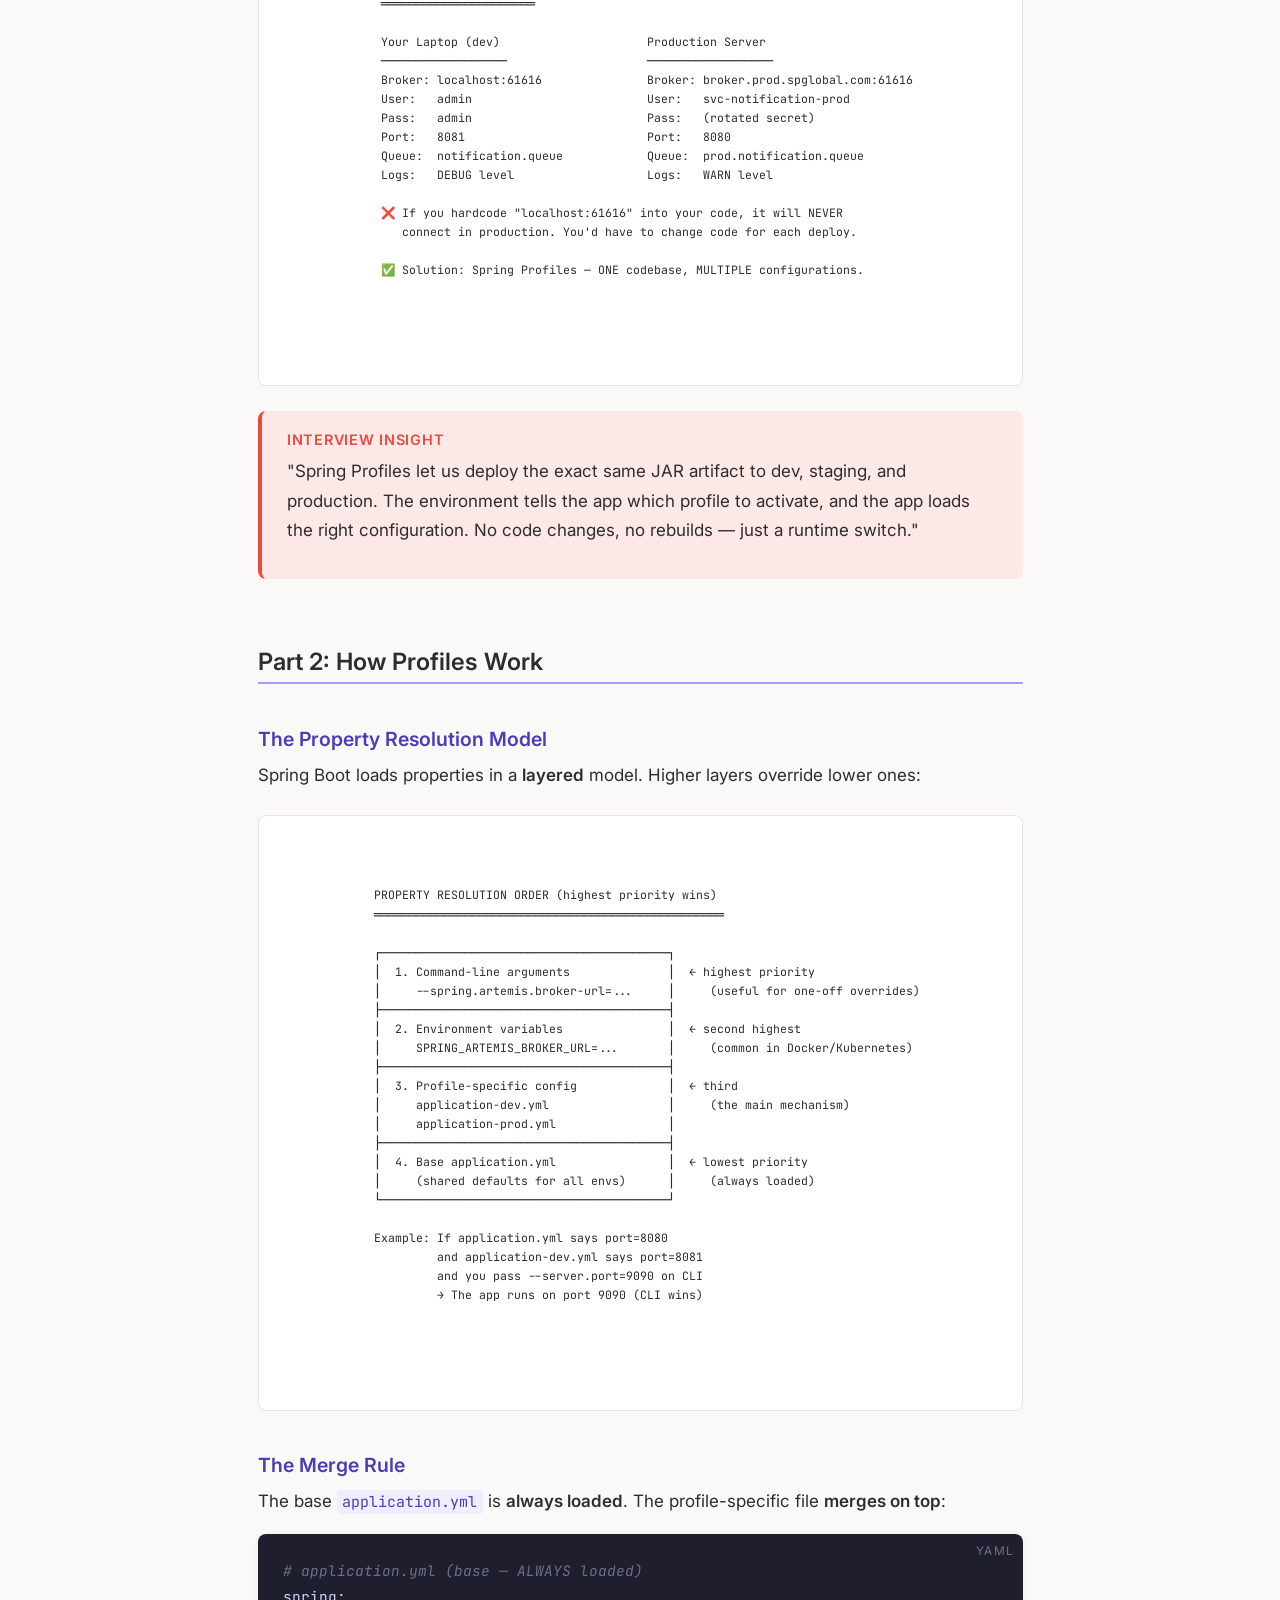
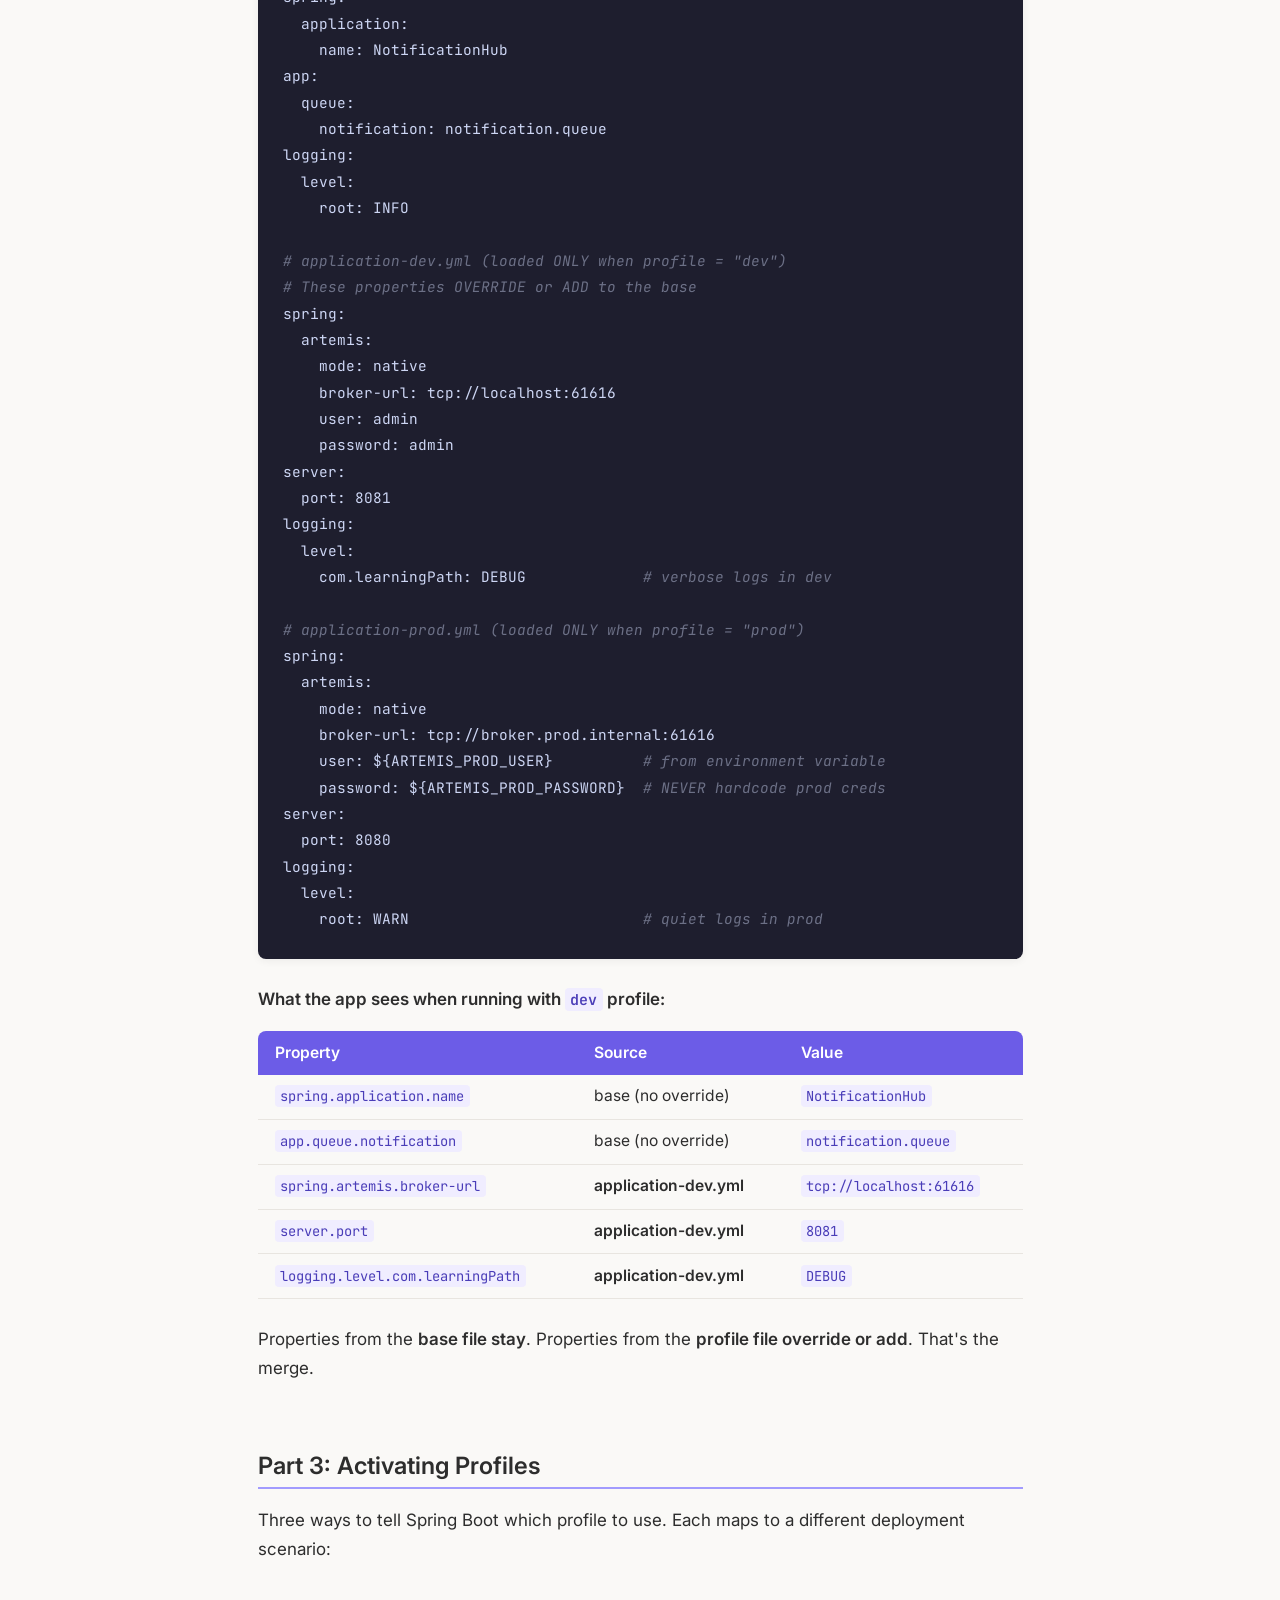
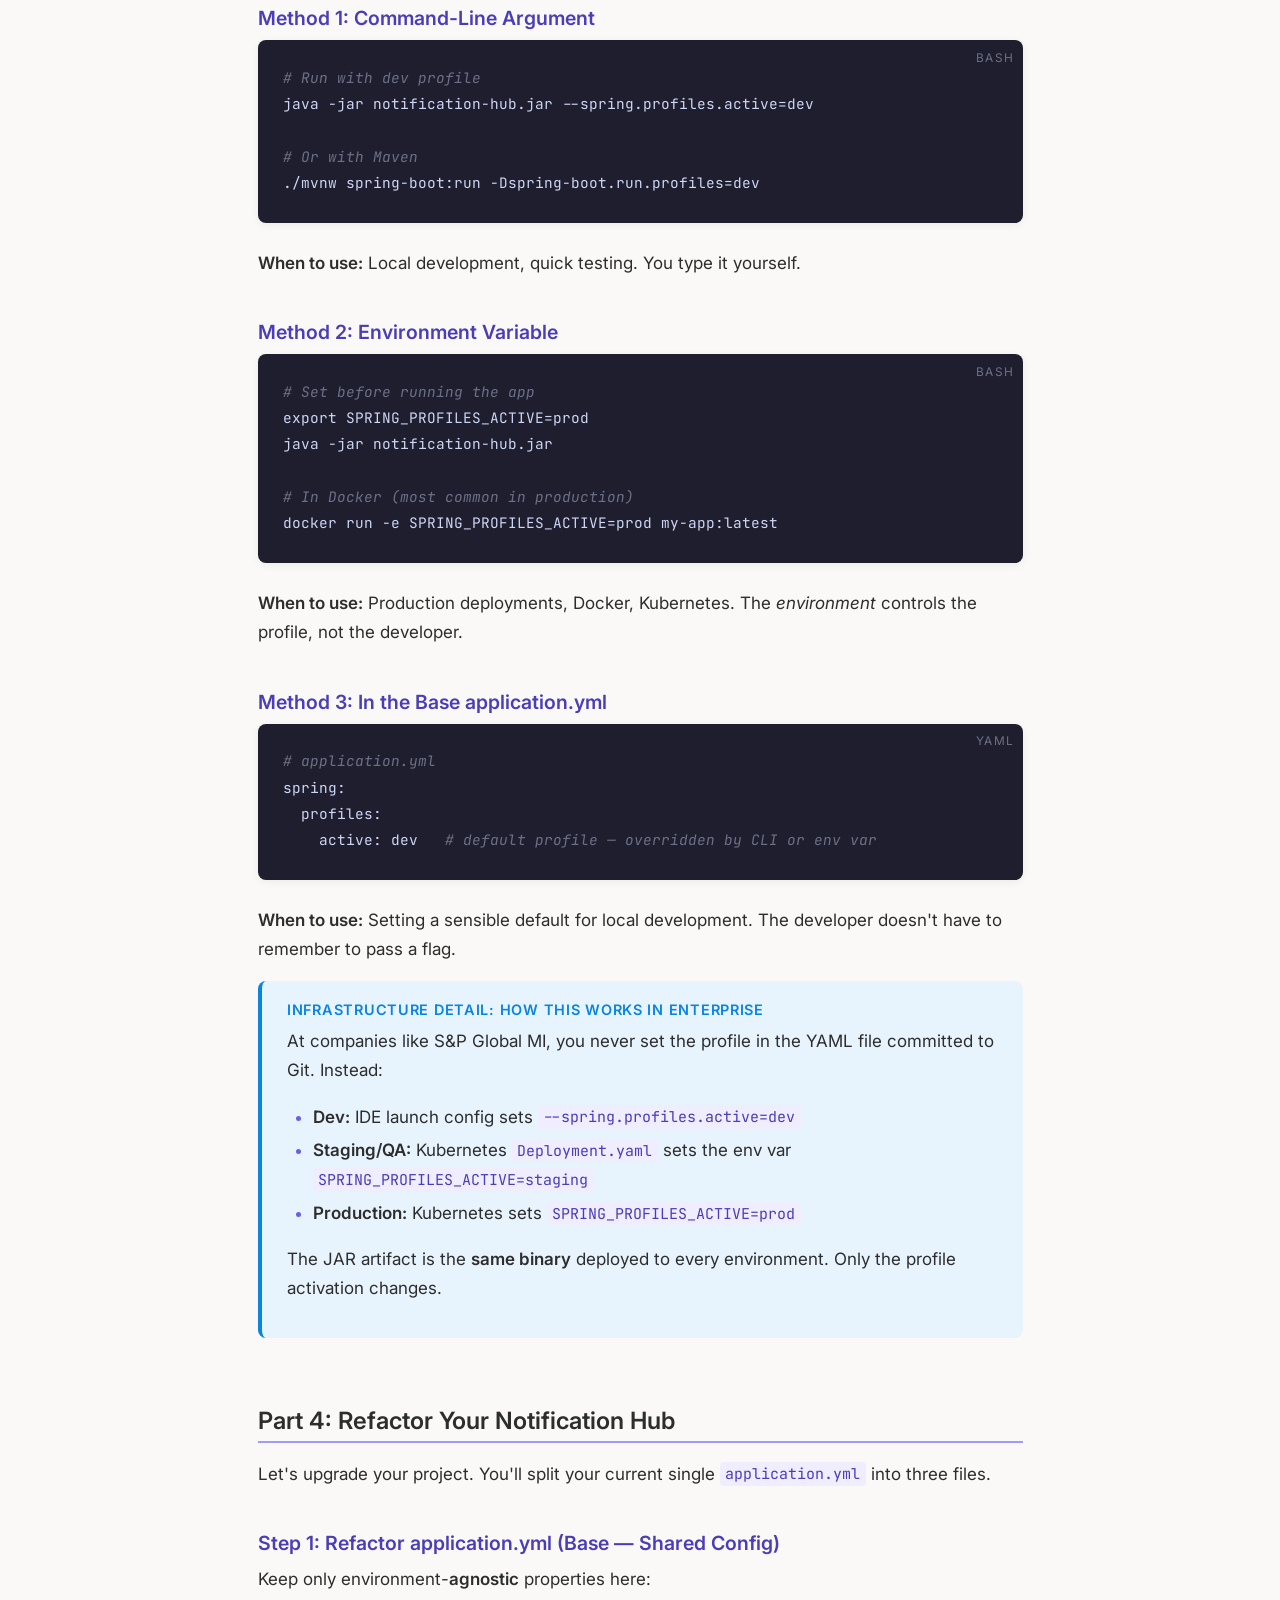
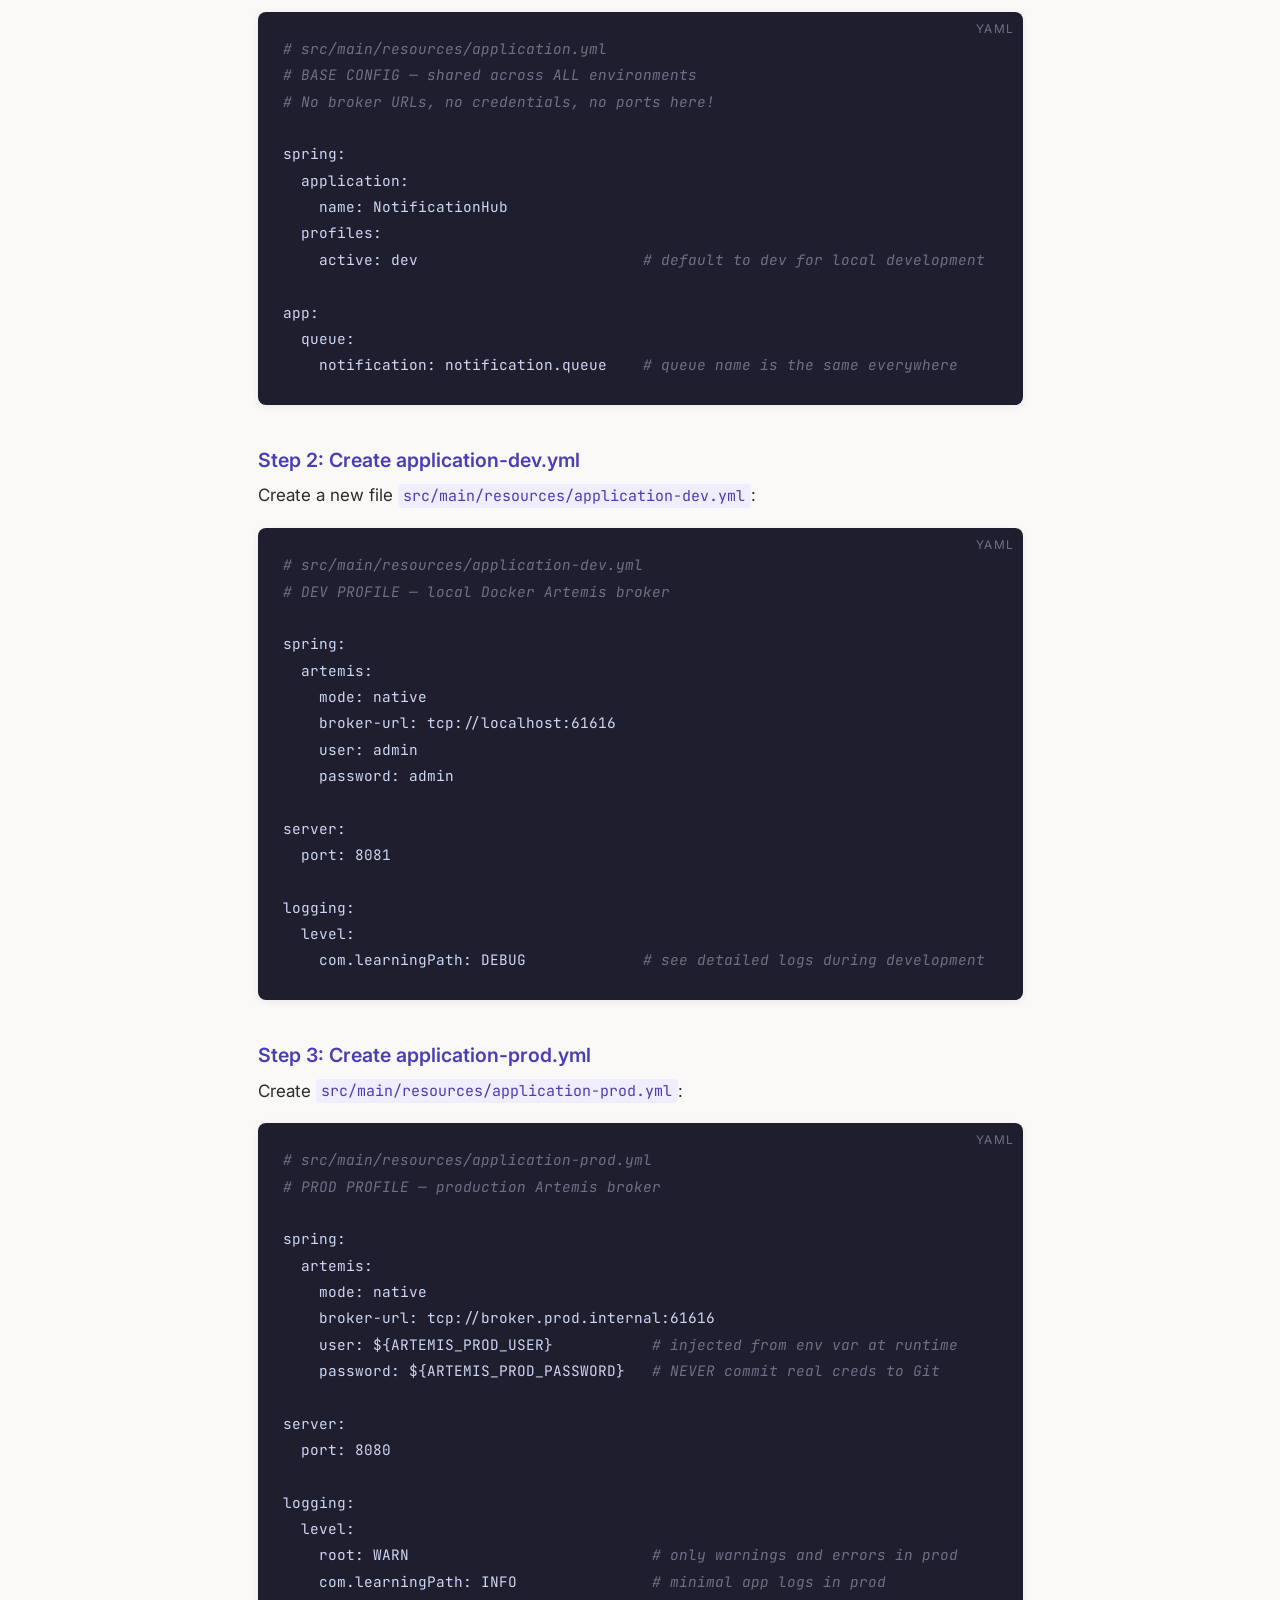
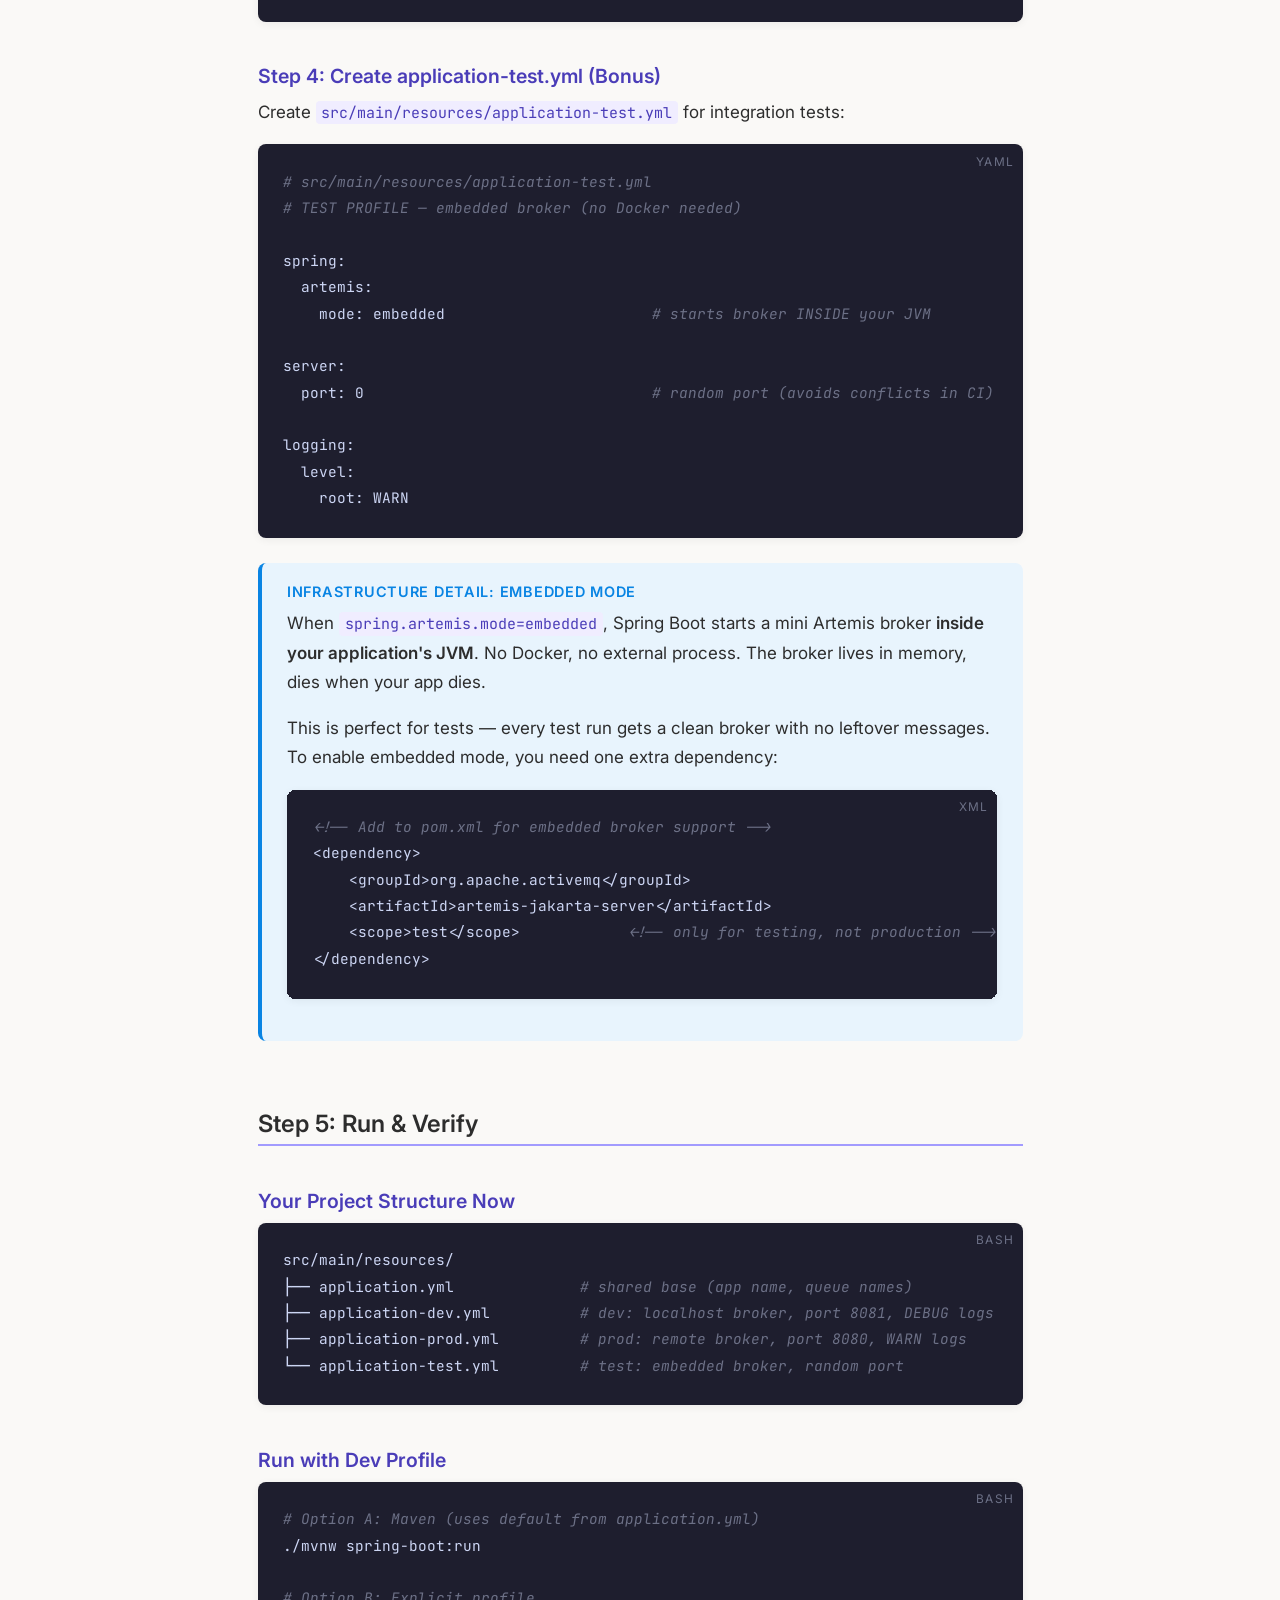
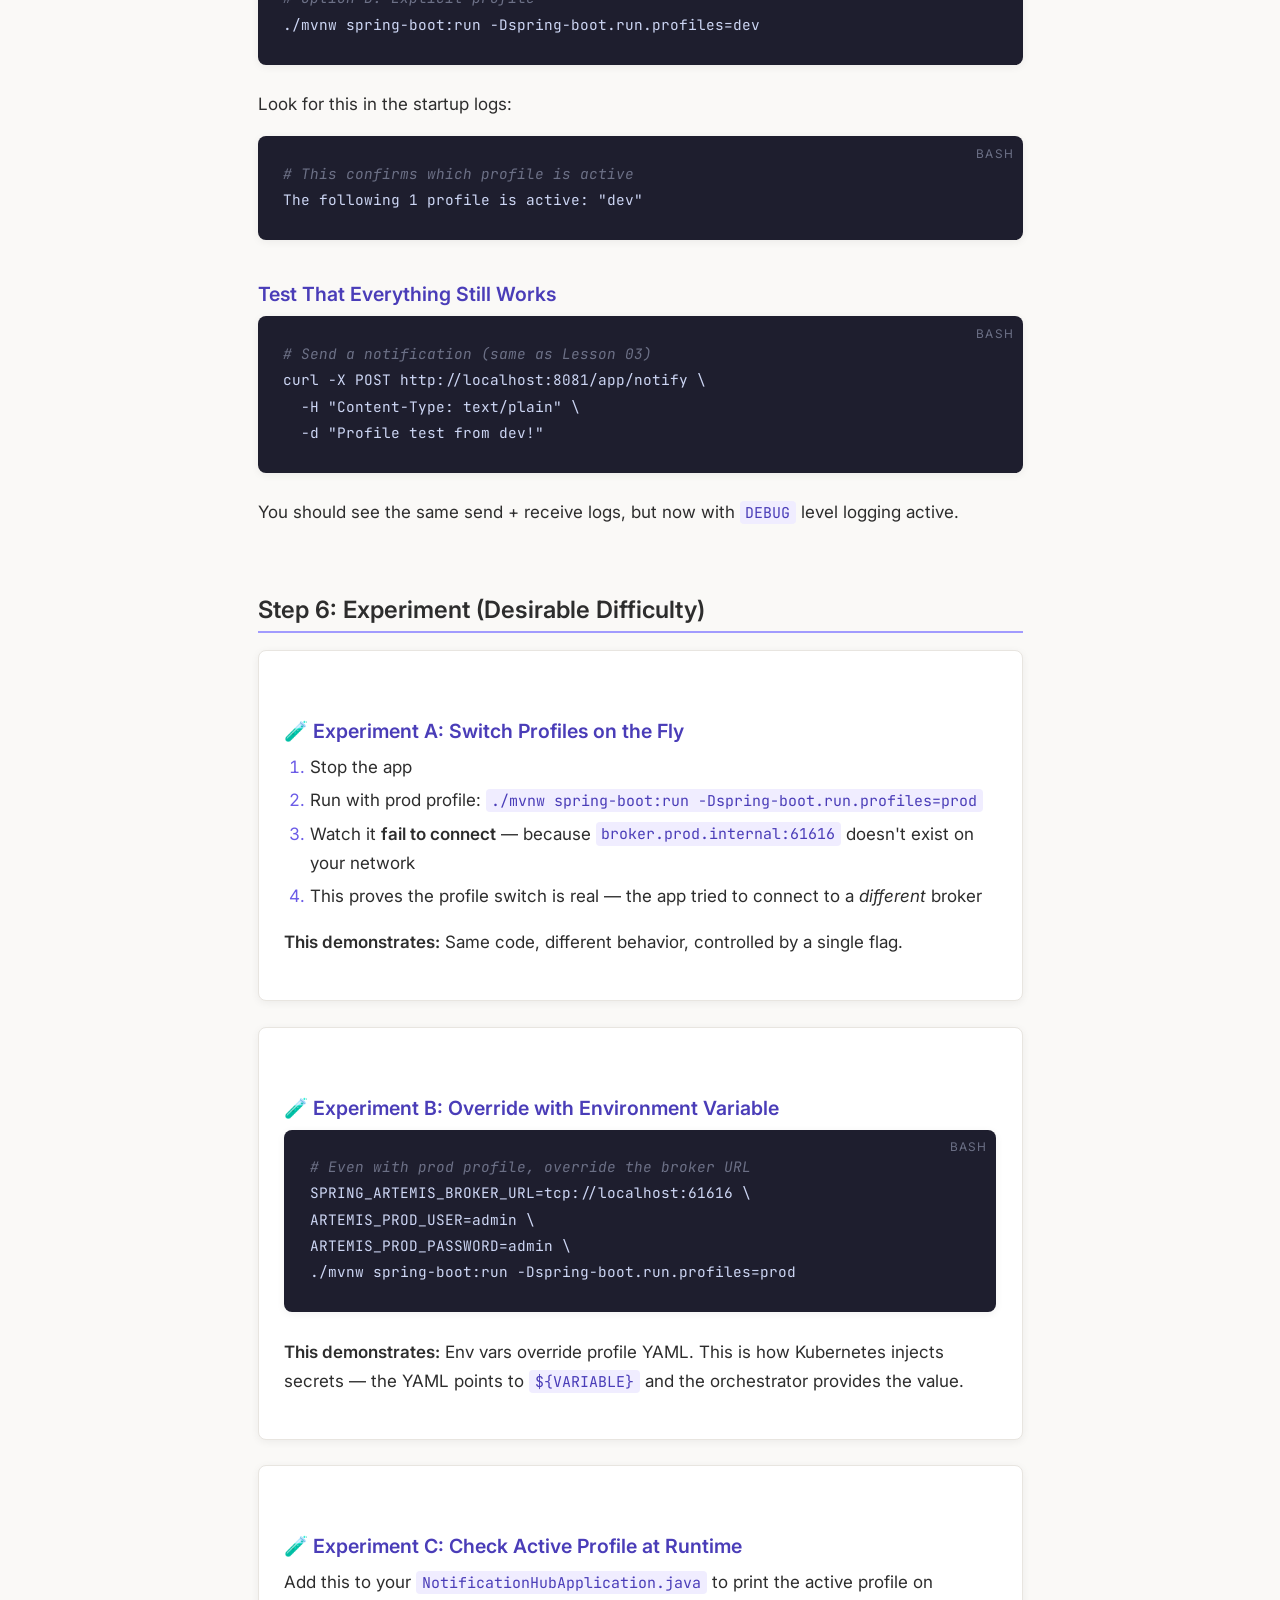
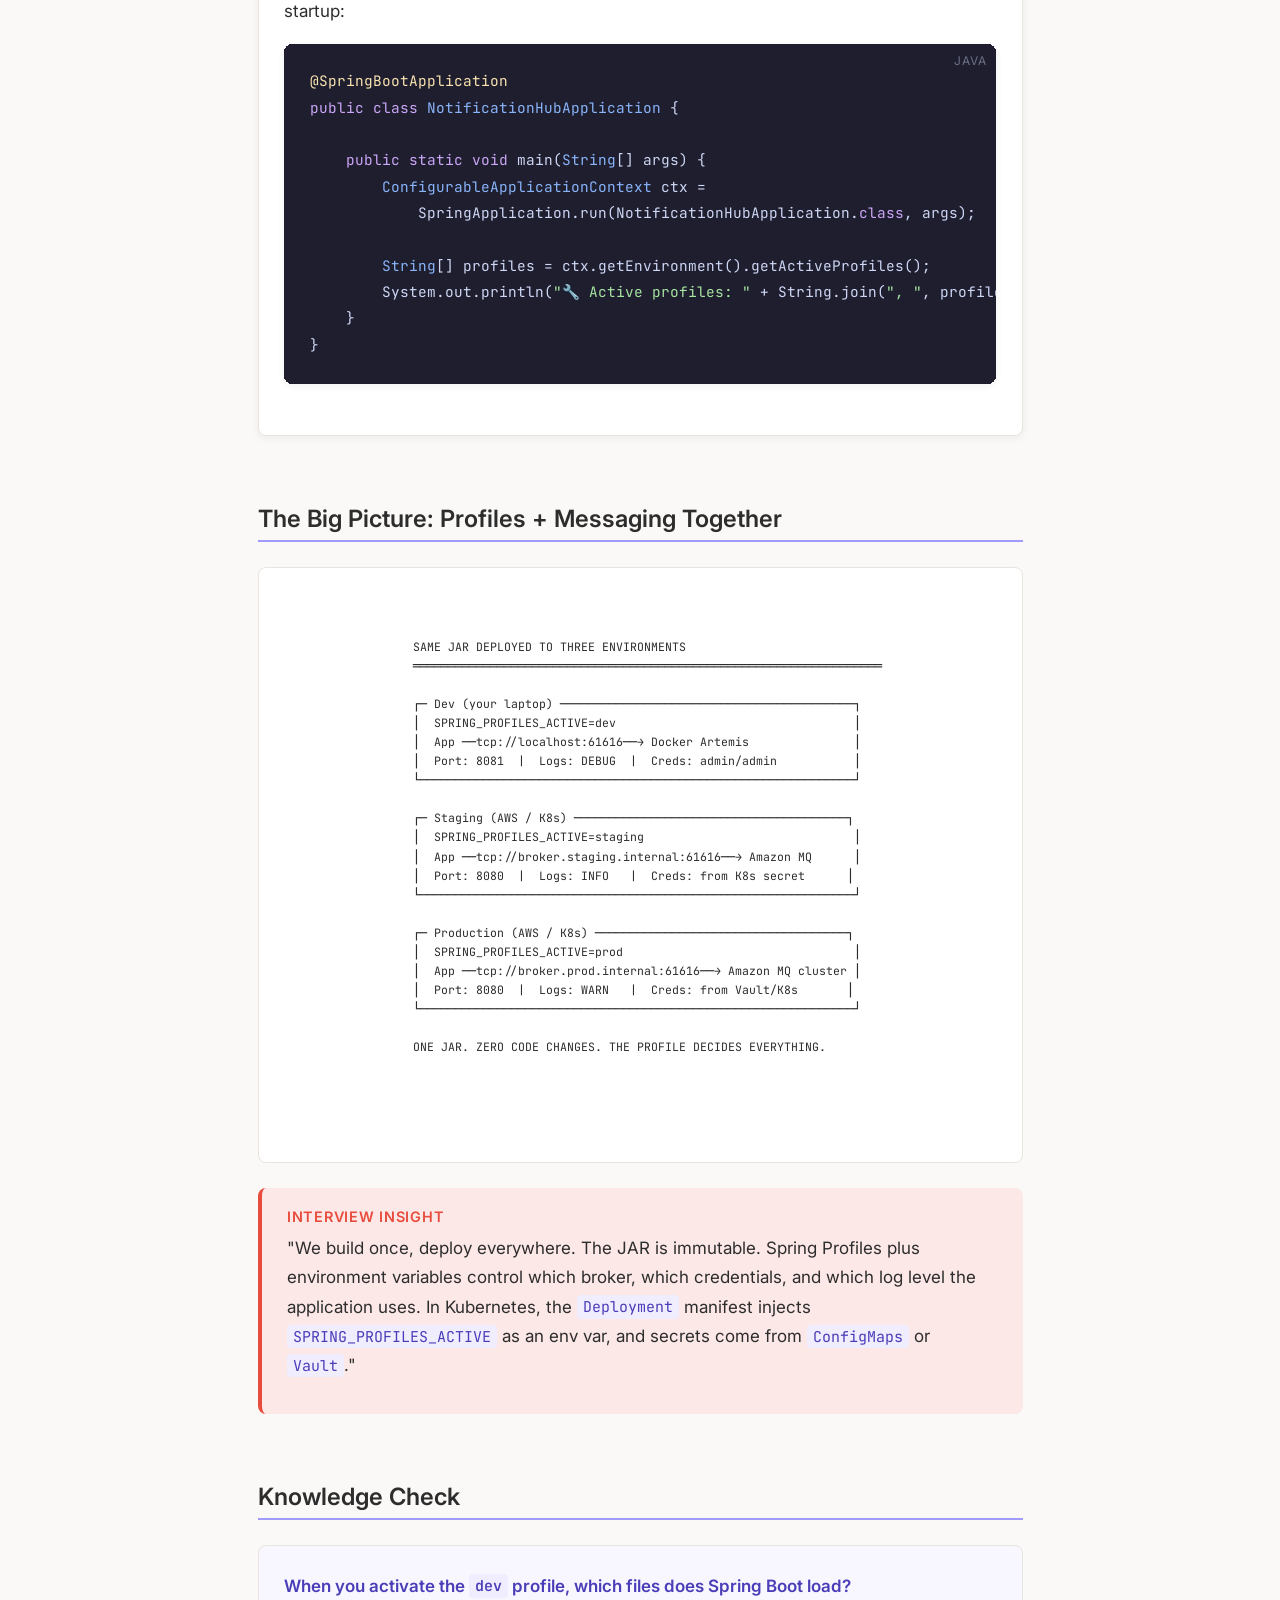
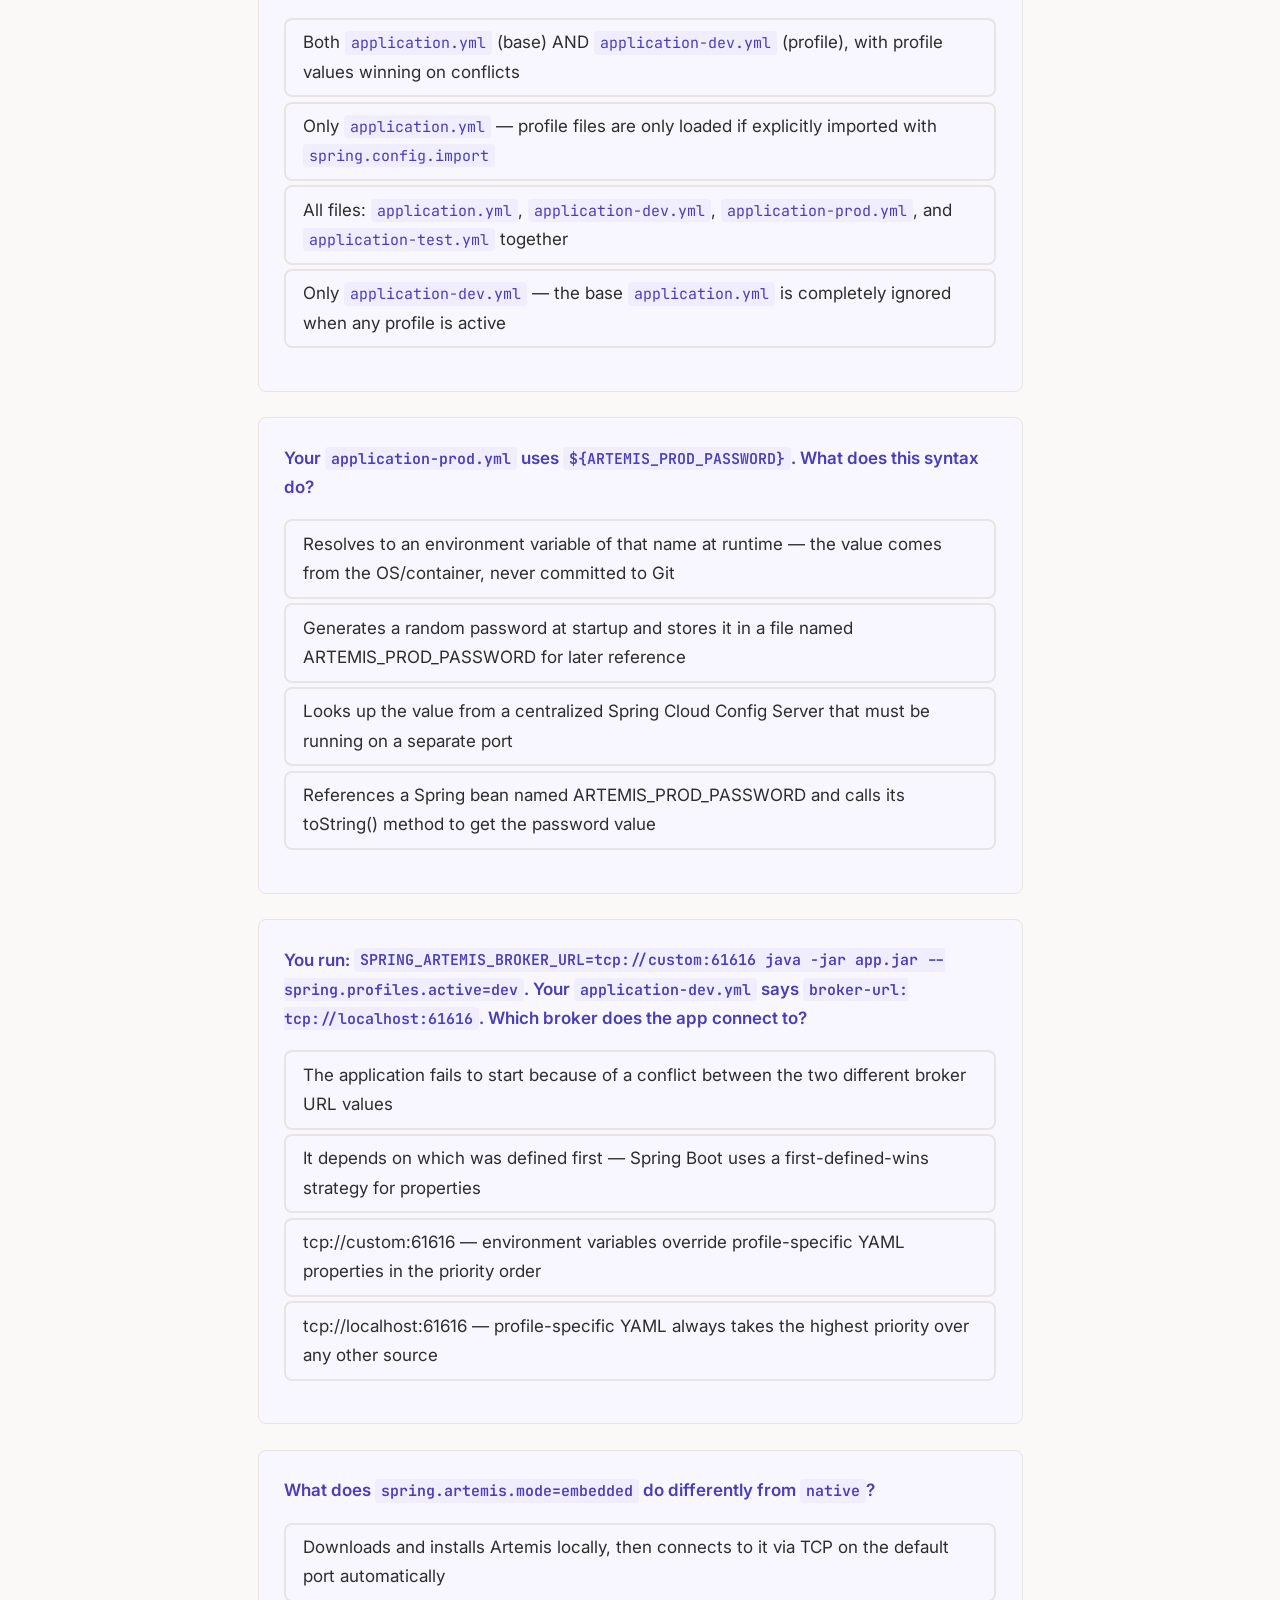
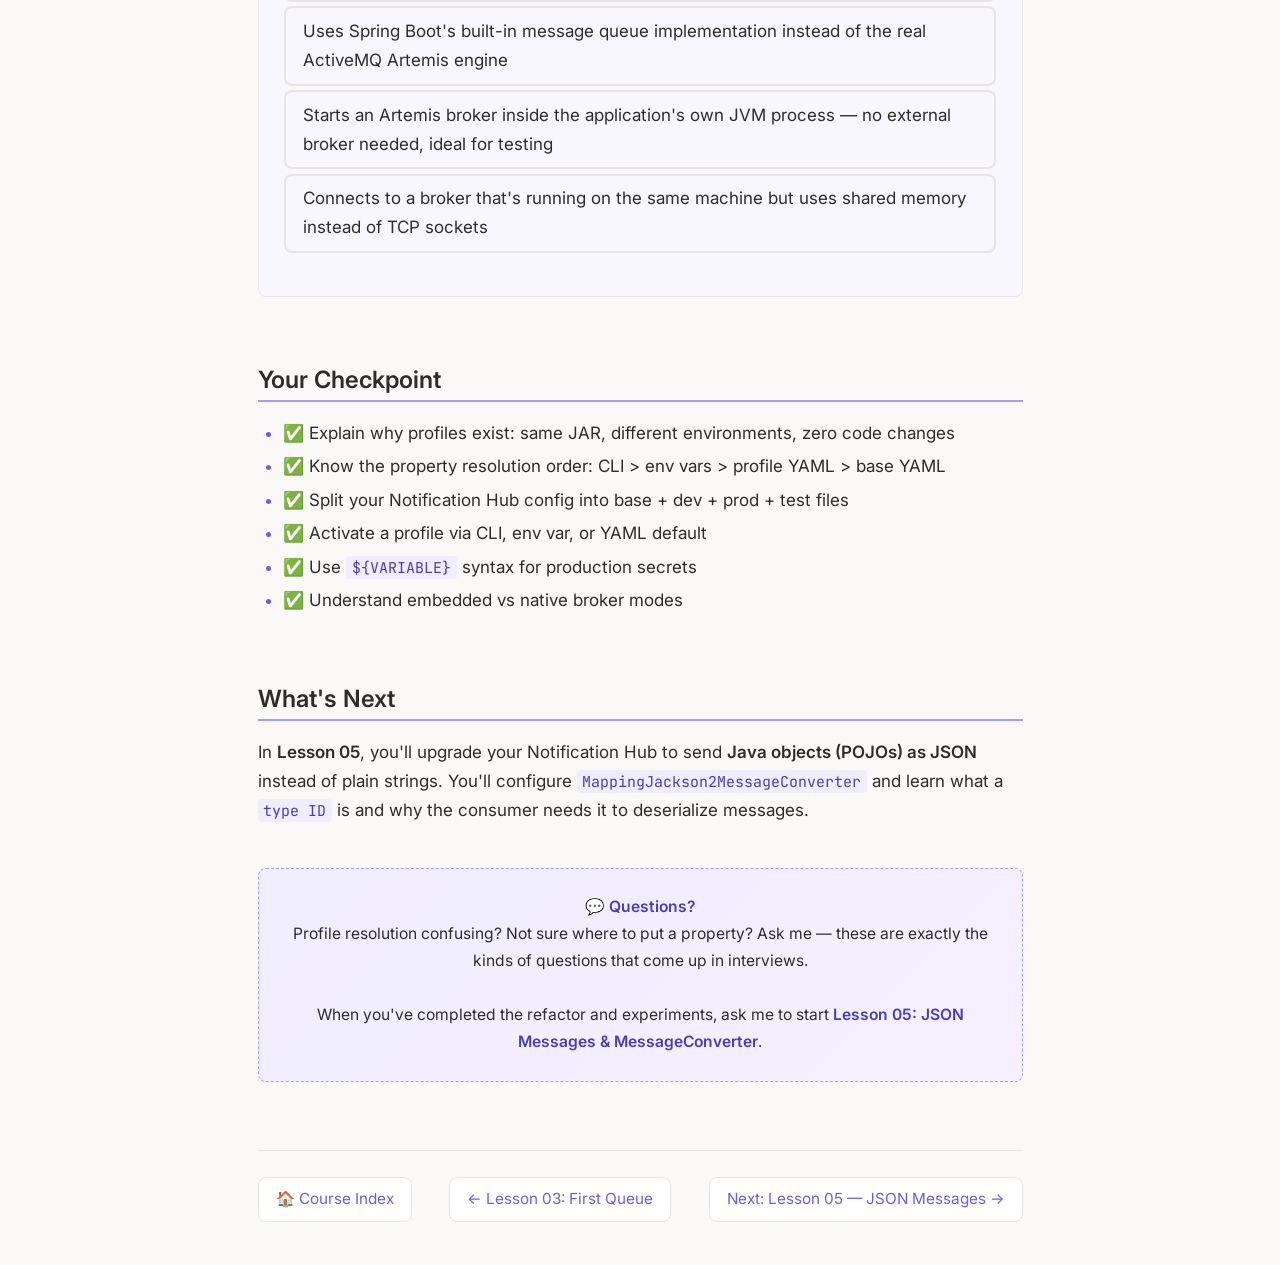
<file: lessons/0004-spring-profiles-environment-configuration.html>
<!DOCTYPE html>
<html lang="en">
<head>
  <meta charset="UTF-8">
  <meta name="viewport" content="width=device-width, initial-scale=1.0">
  <title>Lesson 04 — Spring Profiles: Environment Configuration</title>
  <link rel="stylesheet" href="../assets/style.css">
</head>
<body>

<nav class="top-nav">
  <a href="../index.html" class="nav-btn home-btn" title="Course Index">🏠</a>
  <div class="nav-pages">
    <a href="0001-your-seven-day-roadmap.html" class="nav-btn " title="Day 1: Roadmap">1</a>
    <a href="0002-jms-mental-model-and-activemq-setup.html" class="nav-btn " title="Day 1: JMS Mental Model">2</a>
    <a href="0003-your-first-queue-send-and-receive.html" class="nav-btn " title="Day 1: First Queue">3</a>
    <a href="0004-spring-profiles-environment-configuration.html" class="nav-btn active" title="Day 2: Profiles">4</a>
    <a href="0005-json-messages-and-messageconverter.html" class="nav-btn " title="Day 2: JSON">5</a>
    <a href="0006-topics-and-pub-sub-patterns.html" class="nav-btn " title="Day 3: Topics">6</a>
    <a href="0007-building-the-order-processing-system.html" class="nav-btn " title="Day 3: Order Processing">7</a>
  </div>
</nav>

  

  <div class="lesson-header">
    <span class="lesson-badge badge-beginner">Day 2</span>
    <h1>Spring Profiles: Environment Configuration</h1>
    <p>Switch between dev, test, and prod without changing a single line of Java code</p>
    <div class="lesson-meta">
      <span>📅 Lesson 04 of 14</span>
      <span>⏱ 35 min (read + refactor)</span>
      <span>🎯 Project: Notification Hub (upgrade)</span>
    </div>
  </div>

  <!-- ============================================================ -->

  <h2>What You'll Learn</h2>

  <ul>
    <li>What Spring Profiles are and the real problem they solve</li>
    <li>How <code>application.yml</code> and <code>application-{profile}.yml</code> merge together</li>
    <li>Three ways to activate a profile (CLI, env var, YAML)</li>
    <li>Refactor your Notification Hub to use dev and prod profiles</li>
    <li>Why enterprise teams at S&amp;P Global MI use profiles for every environment</li>
  </ul>

  <div class="callout callout-success">
    <div class="callout-label">Primary Resource</div>
    <p><a href="https://docs.spring.io/spring-boot/reference/features/profiles.html">Spring Boot Reference: Profiles</a> — Official documentation. Read alongside this lesson for the canonical explanation.</p>
  </div>

  <!-- ============================================================ -->

  <h2>Part 1: The Problem Profiles Solve</h2>

  <h3>Your Current Situation</h3>

  <p>Right now, your Notification Hub has <strong>one</strong> <code>application.yml</code> with everything hardcoded:</p>

  <pre data-lang="yaml"><code><span class="cmt"># Your current application.yml — EVERYTHING in one place</span>
spring:
  artemis:
    mode: native
    broker-url: tcp://localhost:61616      <span class="cmt"># ← only works on YOUR laptop</span>
    user: admin                            <span class="cmt"># ← dev credentials</span>
    password: admin

server:
  port: 8081                               <span class="cmt"># ← your dev port</span>

app:
  queue:
    notification: notification.queue</code></pre>

  <p>This works fine on your laptop. But what happens when this goes to production?</p>

  <div class="diagram">
    <pre><code>
  THE DEPLOYMENT PROBLEM
  ══════════════════════

  Your Laptop (dev)                     Production Server
  ──────────────────                    ──────────────────
  Broker: localhost:61616               Broker: broker.prod.spglobal.com:61616
  User:   admin                         User:   svc-notification-prod
  Pass:   admin                         Pass:   (rotated secret)
  Port:   8081                          Port:   8080
  Queue:  notification.queue            Queue:  prod.notification.queue
  Logs:   DEBUG level                   Logs:   WARN level

  ❌ If you hardcode "localhost:61616" into your code, it will NEVER
     connect in production. You'd have to change code for each deploy.

  ✅ Solution: Spring Profiles — ONE codebase, MULTIPLE configurations.
    </code></pre>
  </div>

  <div class="callout callout-danger">
    <div class="callout-label">Interview Insight</div>
    <p>"Spring Profiles let us deploy the exact same JAR artifact to dev, staging, and production. The environment tells the app which profile to activate, and the app loads the right configuration. No code changes, no rebuilds — just a runtime switch."</p>
  </div>

  <!-- ============================================================ -->

  <h2>Part 2: How Profiles Work</h2>

  <h3>The Property Resolution Model</h3>

  <p>Spring Boot loads properties in a <strong>layered</strong> model. Higher layers override lower ones:</p>

  <div class="diagram">
    <pre><code>
  PROPERTY RESOLUTION ORDER (highest priority wins)
  ══════════════════════════════════════════════════

  ┌─────────────────────────────────────────┐
  │  1. Command-line arguments              │  ← highest priority
  │     --spring.artemis.broker-url=...     │     (useful for one-off overrides)
  ├─────────────────────────────────────────┤
  │  2. Environment variables               │  ← second highest
  │     SPRING_ARTEMIS_BROKER_URL=...       │     (common in Docker/Kubernetes)
  ├─────────────────────────────────────────┤
  │  3. Profile-specific config             │  ← third
  │     application-dev.yml                 │     (the main mechanism)
  │     application-prod.yml                │
  ├─────────────────────────────────────────┤
  │  4. Base application.yml                │  ← lowest priority
  │     (shared defaults for all envs)      │     (always loaded)
  └─────────────────────────────────────────┘

  Example: If application.yml says port=8080
           and application-dev.yml says port=8081
           and you pass --server.port=9090 on CLI
           → The app runs on port 9090 (CLI wins)
    </code></pre>
  </div>

  <h3>The Merge Rule</h3>

  <p>The base <code>application.yml</code> is <strong>always loaded</strong>. The profile-specific file <strong>merges on top</strong>:</p>

  <pre data-lang="yaml"><code><span class="cmt"># application.yml (base — ALWAYS loaded)</span>
spring:
  application:
    name: NotificationHub
app:
  queue:
    notification: notification.queue
logging:
  level:
    root: INFO

<span class="cmt"># application-dev.yml (loaded ONLY when profile = "dev")</span>
<span class="cmt"># These properties OVERRIDE or ADD to the base</span>
spring:
  artemis:
    mode: native
    broker-url: tcp://localhost:61616
    user: admin
    password: admin
server:
  port: 8081
logging:
  level:
    com.learningPath: DEBUG             <span class="cmt"># verbose logs in dev</span>

<span class="cmt"># application-prod.yml (loaded ONLY when profile = "prod")</span>
spring:
  artemis:
    mode: native
    broker-url: tcp://broker.prod.internal:61616
    user: ${ARTEMIS_PROD_USER}          <span class="cmt"># from environment variable</span>
    password: ${ARTEMIS_PROD_PASSWORD}  <span class="cmt"># NEVER hardcode prod creds</span>
server:
  port: 8080
logging:
  level:
    root: WARN                          <span class="cmt"># quiet logs in prod</span></code></pre>

  <p><strong>What the app sees when running with <code>dev</code> profile:</strong></p>

  <table>
    <thead>
      <tr>
        <th>Property</th>
        <th>Source</th>
        <th>Value</th>
      </tr>
    </thead>
    <tbody>
      <tr>
        <td><code>spring.application.name</code></td>
        <td>base (no override)</td>
        <td><code>NotificationHub</code></td>
      </tr>
      <tr>
        <td><code>app.queue.notification</code></td>
        <td>base (no override)</td>
        <td><code>notification.queue</code></td>
      </tr>
      <tr>
        <td><code>spring.artemis.broker-url</code></td>
        <td><strong>application-dev.yml</strong></td>
        <td><code>tcp://localhost:61616</code></td>
      </tr>
      <tr>
        <td><code>server.port</code></td>
        <td><strong>application-dev.yml</strong></td>
        <td><code>8081</code></td>
      </tr>
      <tr>
        <td><code>logging.level.com.learningPath</code></td>
        <td><strong>application-dev.yml</strong></td>
        <td><code>DEBUG</code></td>
      </tr>
    </tbody>
  </table>

  <p>Properties from the <strong>base file stay</strong>. Properties from the <strong>profile file override or add</strong>. That's the merge.</p>

  <!-- ============================================================ -->

  <h2>Part 3: Activating Profiles</h2>

  <p>Three ways to tell Spring Boot which profile to use. Each maps to a different deployment scenario:</p>

  <h3>Method 1: Command-Line Argument</h3>

  <pre data-lang="bash"><code><span class="cmt"># Run with dev profile</span>
java -jar notification-hub.jar --spring.profiles.active=dev

<span class="cmt"># Or with Maven</span>
./mvnw spring-boot:run -Dspring-boot.run.profiles=dev</code></pre>

  <p><strong>When to use:</strong> Local development, quick testing. You type it yourself.</p>

  <h3>Method 2: Environment Variable</h3>

  <pre data-lang="bash"><code><span class="cmt"># Set before running the app</span>
export SPRING_PROFILES_ACTIVE=prod
java -jar notification-hub.jar

<span class="cmt"># In Docker (most common in production)</span>
docker run -e SPRING_PROFILES_ACTIVE=prod my-app:latest</code></pre>

  <p><strong>When to use:</strong> Production deployments, Docker, Kubernetes. The <em>environment</em> controls the profile, not the developer.</p>

  <h3>Method 3: In the Base application.yml</h3>

  <pre data-lang="yaml"><code><span class="cmt"># application.yml</span>
spring:
  profiles:
    active: dev   <span class="cmt"># default profile — overridden by CLI or env var</span></code></pre>

  <p><strong>When to use:</strong> Setting a sensible default for local development. The developer doesn't have to remember to pass a flag.</p>

  <div class="callout callout-info">
    <div class="callout-label">Infrastructure Detail: How This Works in Enterprise</div>
    <p>At companies like S&amp;P Global MI, you never set the profile in the YAML file committed to Git. Instead:</p>
    <ul>
      <li><strong>Dev:</strong> IDE launch config sets <code>--spring.profiles.active=dev</code></li>
      <li><strong>Staging/QA:</strong> Kubernetes <code>Deployment.yaml</code> sets the env var <code>SPRING_PROFILES_ACTIVE=staging</code></li>
      <li><strong>Production:</strong> Kubernetes sets <code>SPRING_PROFILES_ACTIVE=prod</code></li>
    </ul>
    <p>The JAR artifact is the <strong>same binary</strong> deployed to every environment. Only the profile activation changes.</p>
  </div>

  <!-- ============================================================ -->

  <h2>Part 4: Refactor Your Notification Hub</h2>

  <p>Let's upgrade your project. You'll split your current single <code>application.yml</code> into three files.</p>

  <h3>Step 1: Refactor application.yml (Base — Shared Config)</h3>

  <p>Keep only environment-<strong>agnostic</strong> properties here:</p>

  <pre data-lang="yaml"><code><span class="cmt"># src/main/resources/application.yml</span>
<span class="cmt"># BASE CONFIG — shared across ALL environments</span>
<span class="cmt"># No broker URLs, no credentials, no ports here!</span>

spring:
  application:
    name: NotificationHub
  profiles:
    active: dev                         <span class="cmt"># default to dev for local development</span>

app:
  queue:
    notification: notification.queue    <span class="cmt"># queue name is the same everywhere</span></code></pre>

  <h3>Step 2: Create application-dev.yml</h3>

  <p>Create a new file <code>src/main/resources/application-dev.yml</code>:</p>

  <pre data-lang="yaml"><code><span class="cmt"># src/main/resources/application-dev.yml</span>
<span class="cmt"># DEV PROFILE — local Docker Artemis broker</span>

spring:
  artemis:
    mode: native
    broker-url: tcp://localhost:61616
    user: admin
    password: admin

server:
  port: 8081

logging:
  level:
    com.learningPath: DEBUG             <span class="cmt"># see detailed logs during development</span></code></pre>

  <h3>Step 3: Create application-prod.yml</h3>

  <p>Create <code>src/main/resources/application-prod.yml</code>:</p>

  <pre data-lang="yaml"><code><span class="cmt"># src/main/resources/application-prod.yml</span>
<span class="cmt"># PROD PROFILE — production Artemis broker</span>

spring:
  artemis:
    mode: native
    broker-url: tcp://broker.prod.internal:61616
    user: ${ARTEMIS_PROD_USER}           <span class="cmt"># injected from env var at runtime</span>
    password: ${ARTEMIS_PROD_PASSWORD}   <span class="cmt"># NEVER commit real creds to Git</span>

server:
  port: 8080

logging:
  level:
    root: WARN                           <span class="cmt"># only warnings and errors in prod</span>
    com.learningPath: INFO               <span class="cmt"># minimal app logs in prod</span></code></pre>

  <h3>Step 4: Create application-test.yml (Bonus)</h3>

  <p>Create <code>src/main/resources/application-test.yml</code> for integration tests:</p>

  <pre data-lang="yaml"><code><span class="cmt"># src/main/resources/application-test.yml</span>
<span class="cmt"># TEST PROFILE — embedded broker (no Docker needed)</span>

spring:
  artemis:
    mode: embedded                       <span class="cmt"># starts broker INSIDE your JVM</span>

server:
  port: 0                                <span class="cmt"># random port (avoids conflicts in CI)</span>

logging:
  level:
    root: WARN</code></pre>

  <div class="callout callout-info">
    <div class="callout-label">Infrastructure Detail: Embedded Mode</div>
    <p>When <code>spring.artemis.mode=embedded</code>, Spring Boot starts a mini Artemis broker <strong>inside your application's JVM</strong>. No Docker, no external process. The broker lives in memory, dies when your app dies.</p>
    <p>This is perfect for tests — every test run gets a clean broker with no leftover messages. To enable embedded mode, you need one extra dependency:</p>
    <pre data-lang="xml"><code><span class="cmt">&lt;!-- Add to pom.xml for embedded broker support --&gt;</span>
&lt;dependency&gt;
    &lt;groupId&gt;org.apache.activemq&lt;/groupId&gt;
    &lt;artifactId&gt;artemis-jakarta-server&lt;/artifactId&gt;
    &lt;scope&gt;test&lt;/scope&gt;            <span class="cmt">&lt;!-- only for testing, not production --&gt;</span>
&lt;/dependency&gt;</code></pre>
  </div>

  <!-- ============================================================ -->

  <h2>Step 5: Run &amp; Verify</h2>

  <h3>Your Project Structure Now</h3>

  <pre data-lang="bash"><code>src/main/resources/
├── application.yml              <span class="cmt"># shared base (app name, queue names)</span>
├── application-dev.yml          <span class="cmt"># dev: localhost broker, port 8081, DEBUG logs</span>
├── application-prod.yml         <span class="cmt"># prod: remote broker, port 8080, WARN logs</span>
└── application-test.yml         <span class="cmt"># test: embedded broker, random port</span></code></pre>

  <h3>Run with Dev Profile</h3>

  <pre data-lang="bash"><code><span class="cmt"># Option A: Maven (uses default from application.yml)</span>
./mvnw spring-boot:run

<span class="cmt"># Option B: Explicit profile</span>
./mvnw spring-boot:run -Dspring-boot.run.profiles=dev</code></pre>

  <p>Look for this in the startup logs:</p>

  <pre data-lang="bash"><code><span class="cmt"># This confirms which profile is active</span>
The following 1 profile is active: "dev"</code></pre>

  <h3>Test That Everything Still Works</h3>

  <pre data-lang="bash"><code><span class="cmt"># Send a notification (same as Lesson 03)</span>
curl -X POST http://localhost:8081/app/notify \
  -H "Content-Type: text/plain" \
  -d "Profile test from dev!"</code></pre>

  <p>You should see the same send + receive logs, but now with <code>DEBUG</code> level logging active.</p>

  <!-- ============================================================ -->

  <h2>Step 6: Experiment (Desirable Difficulty)</h2>

  <div class="card">
    <h3>🧪 Experiment A: Switch Profiles on the Fly</h3>
    <ol>
      <li>Stop the app</li>
      <li>Run with prod profile: <code>./mvnw spring-boot:run -Dspring-boot.run.profiles=prod</code></li>
      <li>Watch it <strong>fail to connect</strong> — because <code>broker.prod.internal:61616</code> doesn't exist on your network</li>
      <li>This proves the profile switch is real — the app tried to connect to a <em>different</em> broker</li>
    </ol>
    <p><strong>This demonstrates:</strong> Same code, different behavior, controlled by a single flag.</p>
  </div>

  <div class="card">
    <h3>🧪 Experiment B: Override with Environment Variable</h3>
    <pre data-lang="bash"><code><span class="cmt"># Even with prod profile, override the broker URL</span>
SPRING_ARTEMIS_BROKER_URL=tcp://localhost:61616 \
ARTEMIS_PROD_USER=admin \
ARTEMIS_PROD_PASSWORD=admin \
./mvnw spring-boot:run -Dspring-boot.run.profiles=prod</code></pre>
    <p><strong>This demonstrates:</strong> Env vars override profile YAML. This is how Kubernetes injects secrets — the YAML points to <code>${VARIABLE}</code> and the orchestrator provides the value.</p>
  </div>

  <div class="card">
    <h3>🧪 Experiment C: Check Active Profile at Runtime</h3>
    <p>Add this to your <code>NotificationHubApplication.java</code> to print the active profile on startup:</p>
    <pre data-lang="java"><code><span class="ann">@SpringBootApplication</span>
<span class="kw">public class</span> <span class="typ">NotificationHubApplication</span> {

    <span class="kw">public static void</span> main(<span class="typ">String</span>[] args) {
        <span class="typ">ConfigurableApplicationContext</span> ctx =
            SpringApplication.run(NotificationHubApplication.<span class="kw">class</span>, args);

        <span class="typ">String</span>[] profiles = ctx.getEnvironment().getActiveProfiles();
        System.out.println(<span class="str">"🔧 Active profiles: "</span> + String.join(<span class="str">", "</span>, profiles));
    }
}</code></pre>
  </div>

  <!-- ============================================================ -->

  <h2>The Big Picture: Profiles + Messaging Together</h2>

  <div class="diagram">
    <pre><code>
  SAME JAR DEPLOYED TO THREE ENVIRONMENTS
  ═══════════════════════════════════════════════════════════════════

  ┌─ Dev (your laptop) ──────────────────────────────────────────┐
  │  SPRING_PROFILES_ACTIVE=dev                                  │
  │  App ──tcp://localhost:61616──→ Docker Artemis               │
  │  Port: 8081  |  Logs: DEBUG  |  Creds: admin/admin           │
  └──────────────────────────────────────────────────────────────┘

  ┌─ Staging (AWS / K8s) ───────────────────────────────────────┐
  │  SPRING_PROFILES_ACTIVE=staging                              │
  │  App ──tcp://broker.staging.internal:61616──→ Amazon MQ      │
  │  Port: 8080  |  Logs: INFO   |  Creds: from K8s secret      │
  └──────────────────────────────────────────────────────────────┘

  ┌─ Production (AWS / K8s) ────────────────────────────────────┐
  │  SPRING_PROFILES_ACTIVE=prod                                 │
  │  App ──tcp://broker.prod.internal:61616──→ Amazon MQ cluster │
  │  Port: 8080  |  Logs: WARN   |  Creds: from Vault/K8s       │
  └──────────────────────────────────────────────────────────────┘

  ONE JAR. ZERO CODE CHANGES. THE PROFILE DECIDES EVERYTHING.
    </code></pre>
  </div>

  <div class="callout callout-danger">
    <div class="callout-label">Interview Insight</div>
    <p>"We build once, deploy everywhere. The JAR is immutable. Spring Profiles plus environment variables control which broker, which credentials, and which log level the application uses. In Kubernetes, the <code>Deployment</code> manifest injects <code>SPRING_PROFILES_ACTIVE</code> as an env var, and secrets come from <code>ConfigMaps</code> or <code>Vault</code>."</p>
  </div>

  <!-- ============================================================ -->

  <h2>Knowledge Check</h2>

  <div class="quiz" data-quiz="q1">
    <p class="quiz-question">When you activate the <code>dev</code> profile, which files does Spring Boot load?</p>
    <ul class="quiz-options">
      <li data-correct data-explanation="The base application.yml is ALWAYS loaded. The profile-specific file merges on top — profile properties override base properties.">Both <code>application.yml</code> (base) AND <code>application-dev.yml</code> (profile), with profile values winning on conflicts</li>
      <li>Only <code>application-dev.yml</code> — the base <code>application.yml</code> is completely ignored when any profile is active</li>
      <li>Only <code>application.yml</code> — profile files are only loaded if explicitly imported with <code>spring.config.import</code></li>
      <li>All files: <code>application.yml</code>, <code>application-dev.yml</code>, <code>application-prod.yml</code>, and <code>application-test.yml</code> together</li>
    </ul>
    <div class="quiz-feedback"></div>
  </div>

  <div class="quiz" data-quiz="q2">
    <p class="quiz-question">Your <code>application-prod.yml</code> uses <code>${ARTEMIS_PROD_PASSWORD}</code>. What does this syntax do?</p>
    <ul class="quiz-options">
      <li data-correct data-explanation="The ${} syntax resolves to an environment variable at runtime. This is how production credentials are injected without committing them to Git.">Resolves to an environment variable of that name at runtime — the value comes from the OS/container, never committed to Git</li>
      <li>References a Spring bean named ARTEMIS_PROD_PASSWORD and calls its toString() method to get the password value</li>
      <li>Looks up the value from a centralized Spring Cloud Config Server that must be running on a separate port</li>
      <li>Generates a random password at startup and stores it in a file named ARTEMIS_PROD_PASSWORD for later reference</li>
    </ul>
    <div class="quiz-feedback"></div>
  </div>

  <div class="quiz" data-quiz="q3">
    <p class="quiz-question">You run: <code>SPRING_ARTEMIS_BROKER_URL=tcp://custom:61616 java -jar app.jar --spring.profiles.active=dev</code>. Your <code>application-dev.yml</code> says <code>broker-url: tcp://localhost:61616</code>. Which broker does the app connect to?</p>
    <ul class="quiz-options">
      <li data-correct data-explanation="Environment variables have higher priority than profile-specific YAML files. So the env var wins: tcp://custom:61616.">tcp://custom:61616 — environment variables override profile-specific YAML properties in the priority order</li>
      <li>tcp://localhost:61616 — profile-specific YAML always takes the highest priority over any other source</li>
      <li>The application fails to start because of a conflict between the two different broker URL values</li>
      <li>It depends on which was defined first — Spring Boot uses a first-defined-wins strategy for properties</li>
    </ul>
    <div class="quiz-feedback"></div>
  </div>

  <div class="quiz" data-quiz="q4">
    <p class="quiz-question">What does <code>spring.artemis.mode=embedded</code> do differently from <code>native</code>?</p>
    <ul class="quiz-options">
      <li data-correct data-explanation="Embedded starts a broker INSIDE your JVM. No Docker, no separate process. Perfect for tests — clean state every run.">Starts an Artemis broker inside the application's own JVM process — no external broker needed, ideal for testing</li>
      <li>Connects to a broker that's running on the same machine but uses shared memory instead of TCP sockets</li>
      <li>Downloads and installs Artemis locally, then connects to it via TCP on the default port automatically</li>
      <li>Uses Spring Boot's built-in message queue implementation instead of the real ActiveMQ Artemis engine</li>
    </ul>
    <div class="quiz-feedback"></div>
  </div>

  <!-- ============================================================ -->

  <h2>Your Checkpoint</h2>

  <ul>
    <li>✅ Explain why profiles exist: same JAR, different environments, zero code changes</li>
    <li>✅ Know the property resolution order: CLI &gt; env vars &gt; profile YAML &gt; base YAML</li>
    <li>✅ Split your Notification Hub config into base + dev + prod + test files</li>
    <li>✅ Activate a profile via CLI, env var, or YAML default</li>
    <li>✅ Use <code>${VARIABLE}</code> syntax for production secrets</li>
    <li>✅ Understand embedded vs native broker modes</li>
  </ul>

  <!-- ============================================================ -->

  <h2>What's Next</h2>

  <p>In <strong>Lesson 05</strong>, you'll upgrade your Notification Hub to send <strong>Java objects (POJOs) as JSON</strong> instead of plain strings. You'll configure <code>MappingJackson2MessageConverter</code> and learn what a <code>type ID</code> is and why the consumer needs it to deserialize messages.</p>

  <!-- ============================================================ -->

  <div class="teacher-prompt">
    <strong>💬 Questions?</strong><br>
    Profile resolution confusing? Not sure where to put a property? Ask me — these are exactly the kinds of questions that come up in interviews.
    <br><br>
    When you've completed the refactor and experiments, ask me to start <strong>Lesson 05: JSON Messages &amp; MessageConverter</strong>.
  </div>

  <div class="lesson-nav">
    <a href="../index.html">🏠 Course Index</a>
    <a href="0003-your-first-queue-send-and-receive.html">← Lesson 03: First Queue</a>
    <a href="0005-json-messages-and-messageconverter.html">Next: Lesson 05 — JSON Messages →</a>
  </div>

  <script src="../assets/quiz.js"></script>

</body>
</html>
</file>
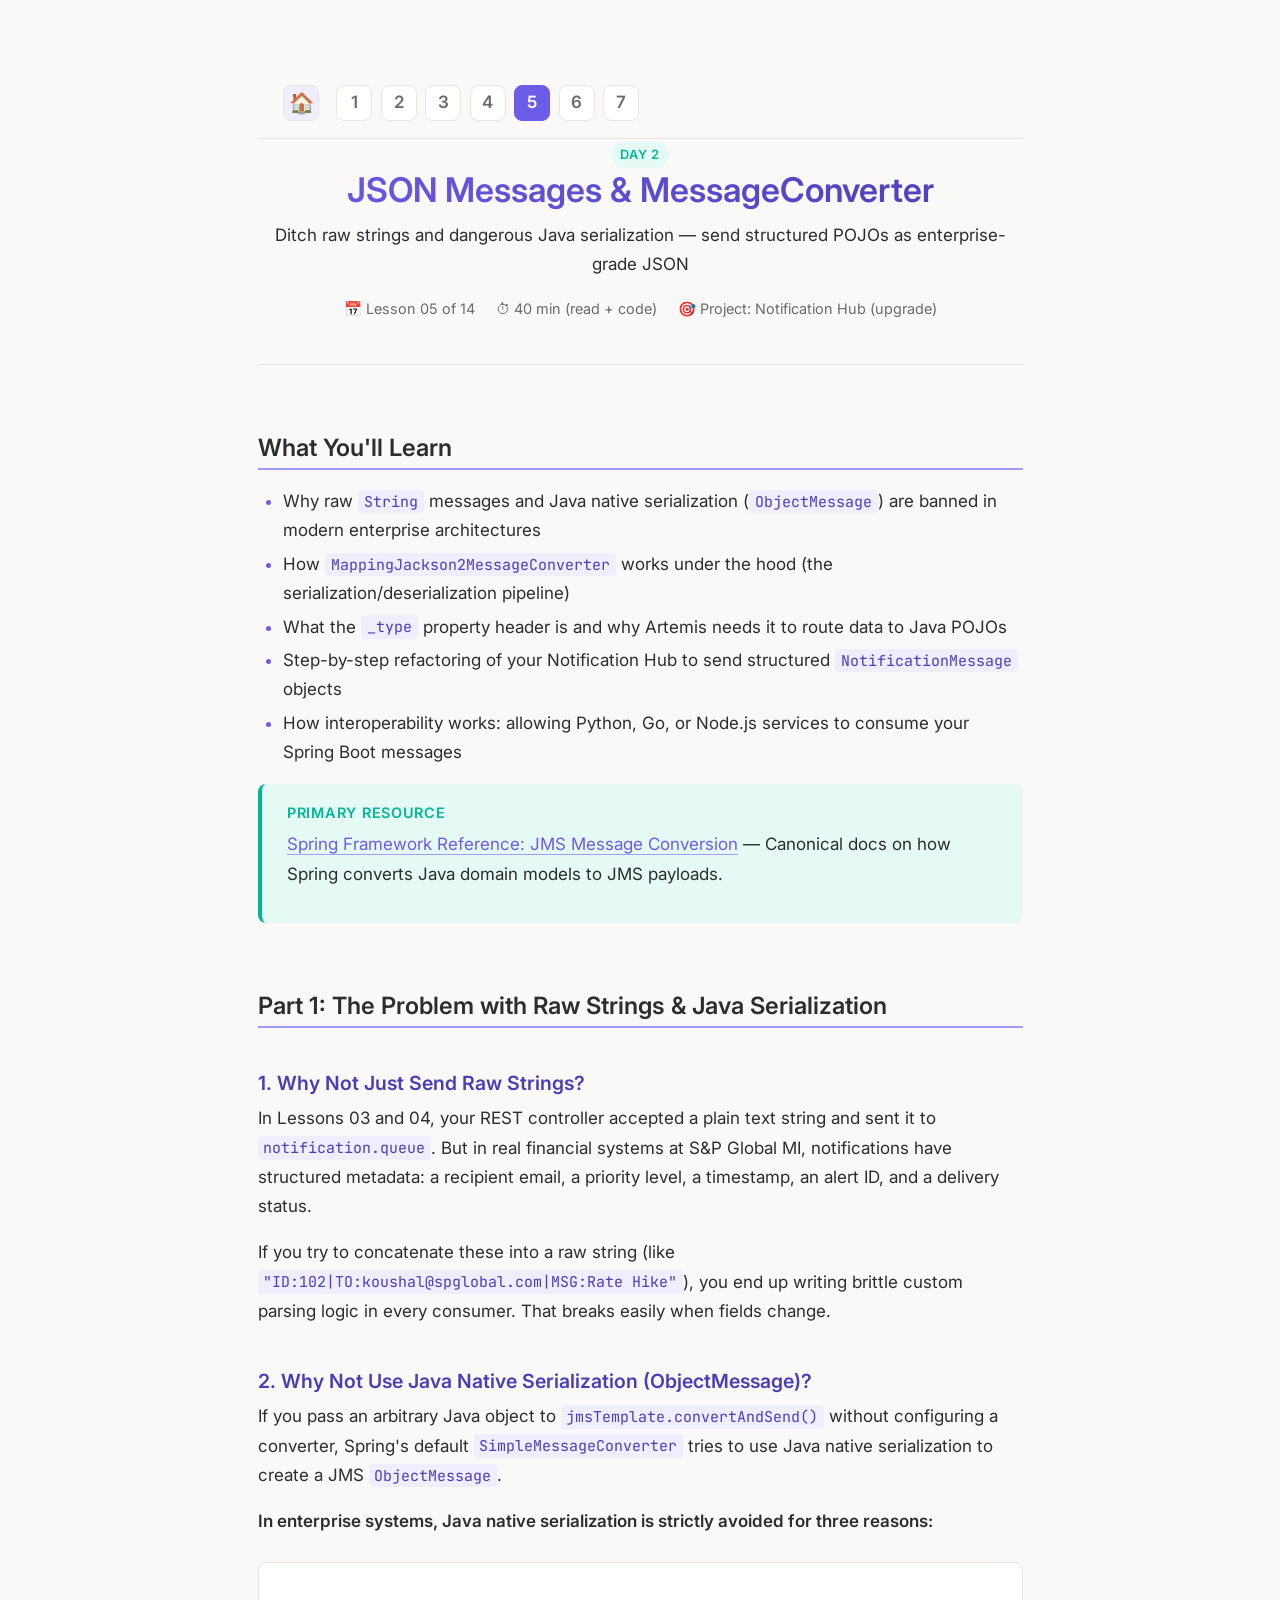
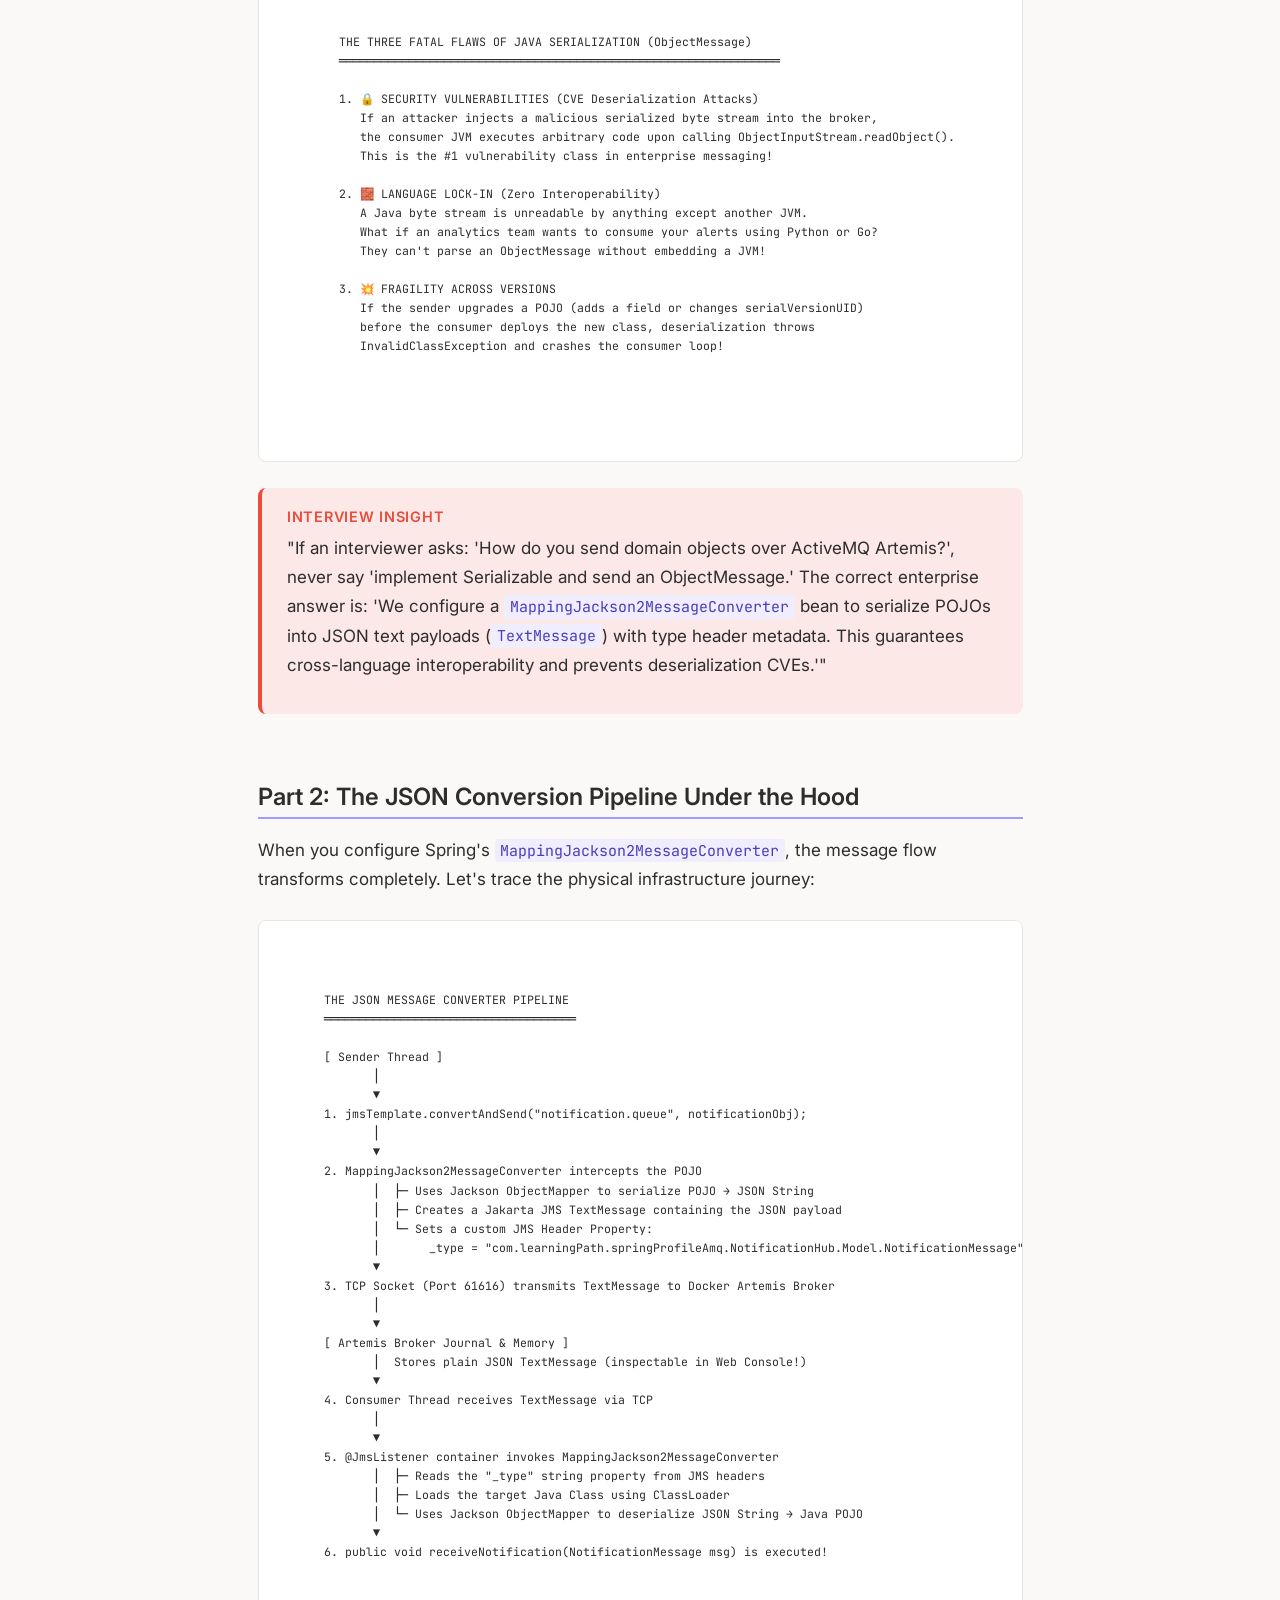
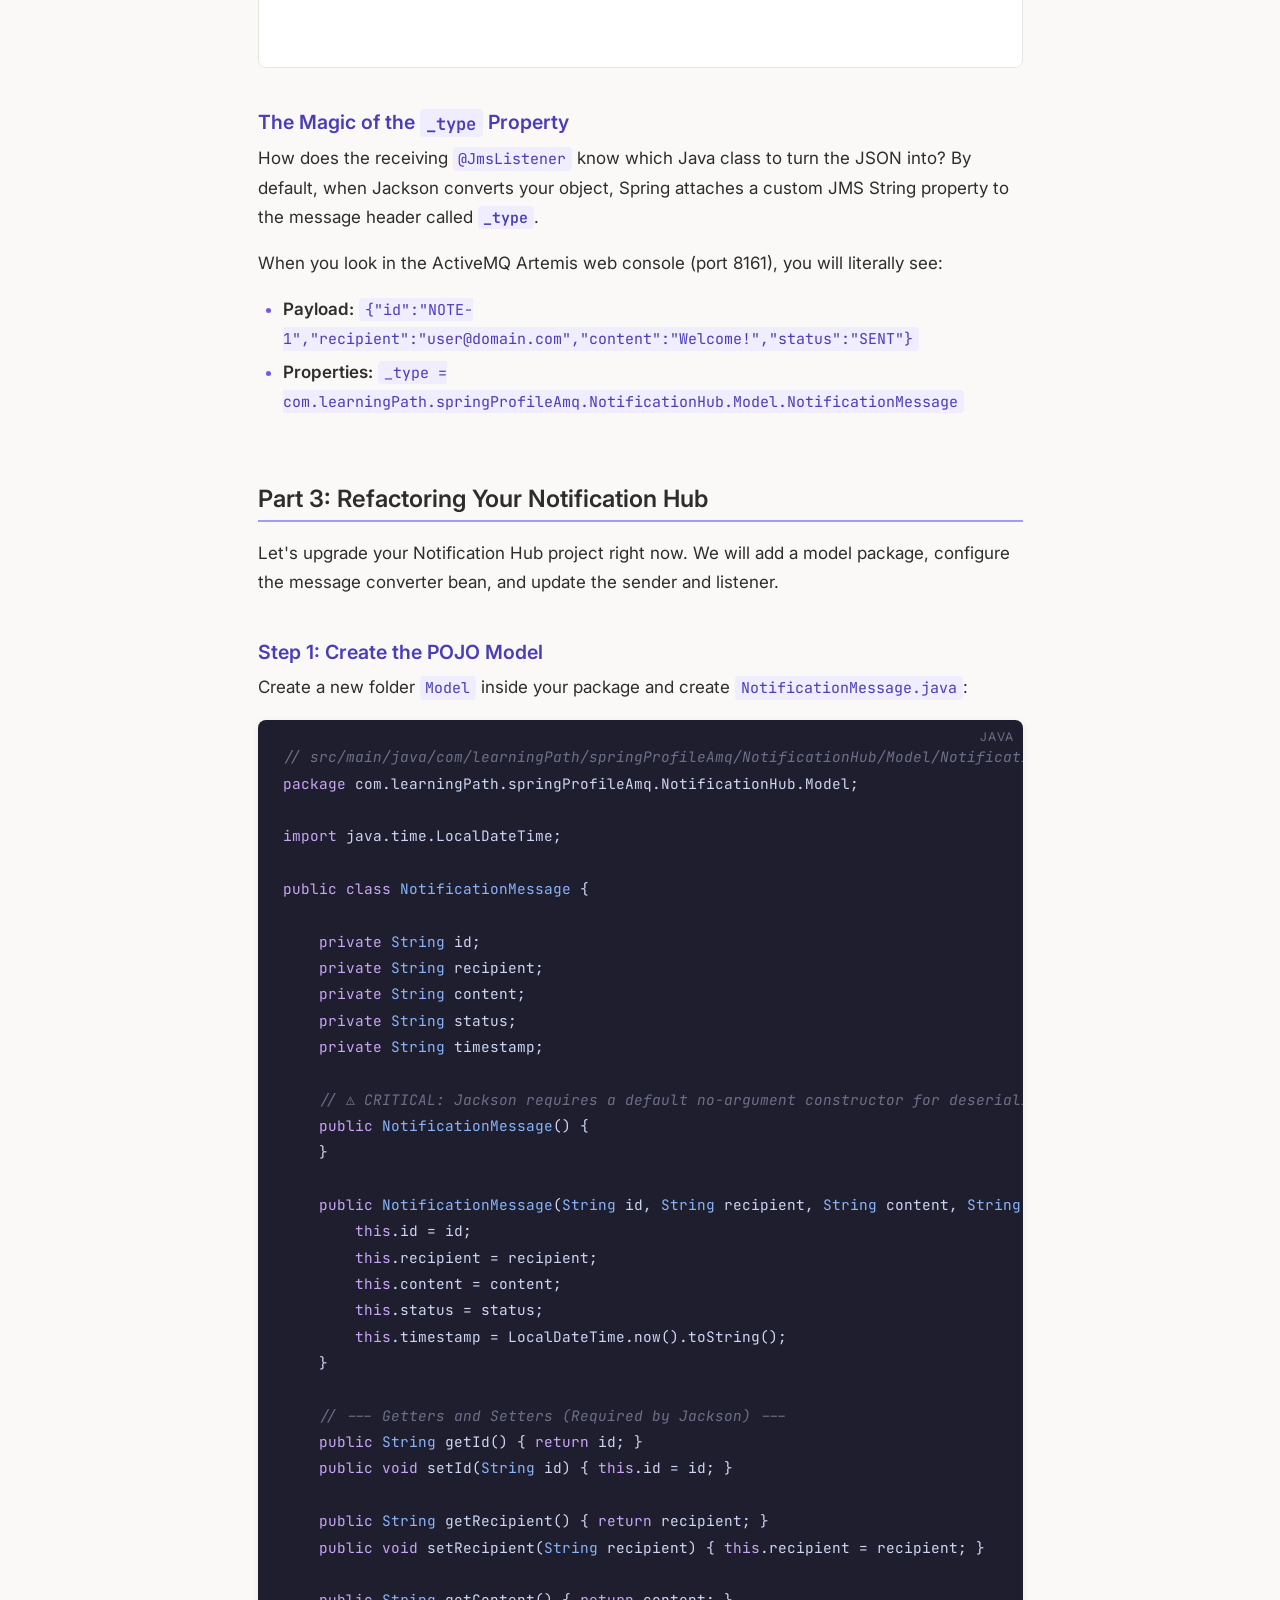
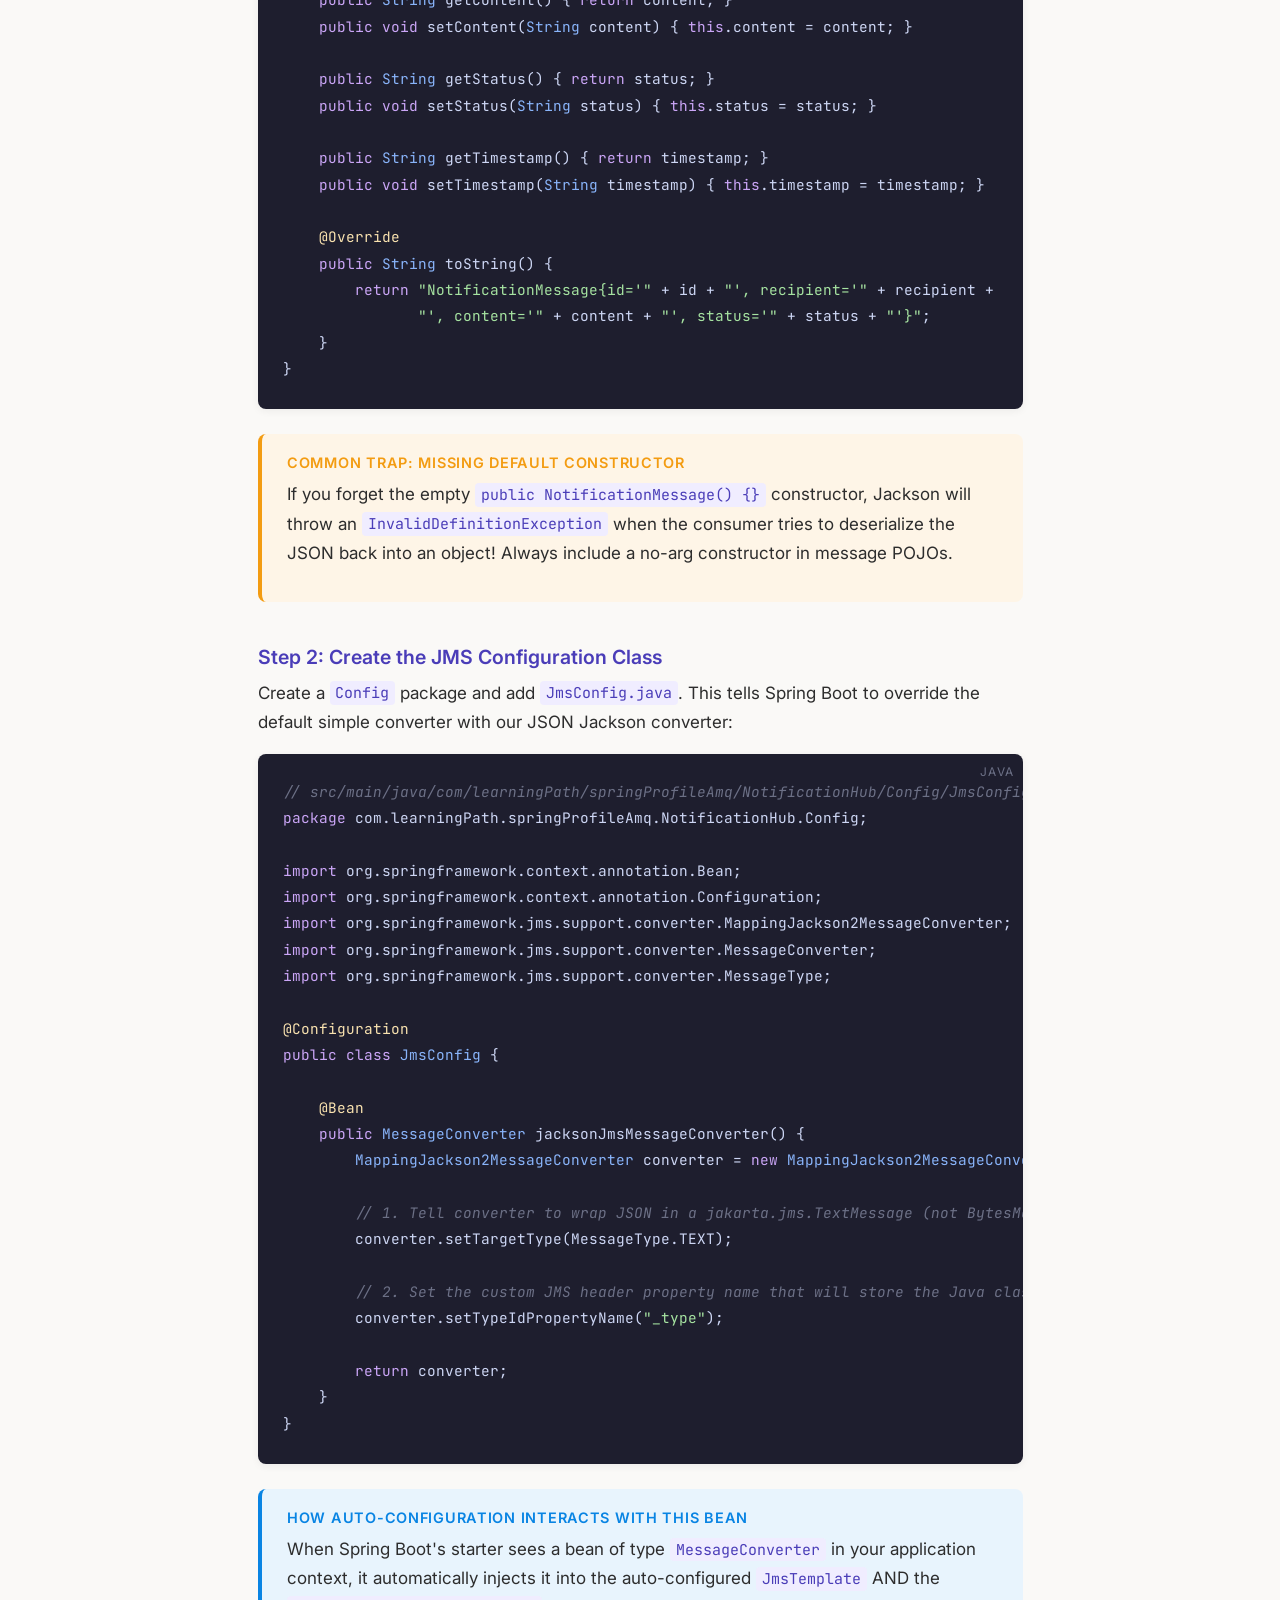
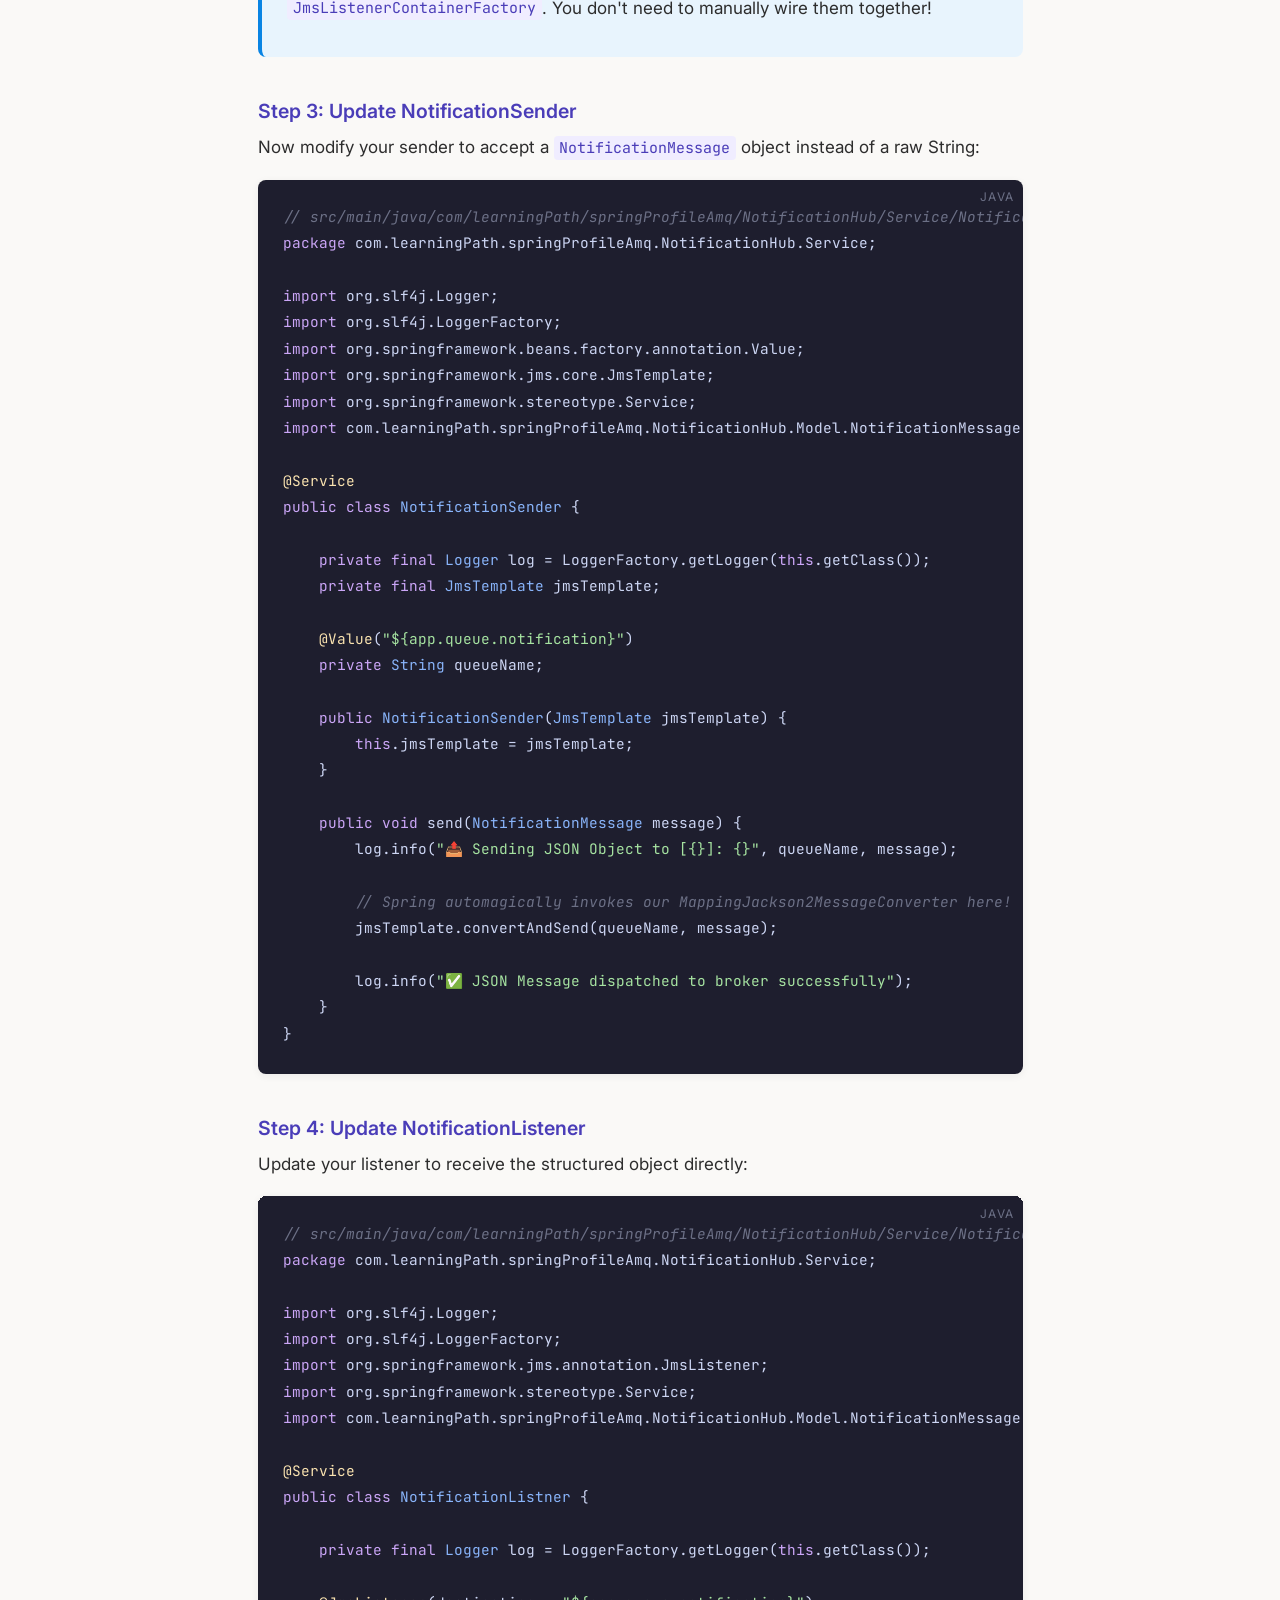
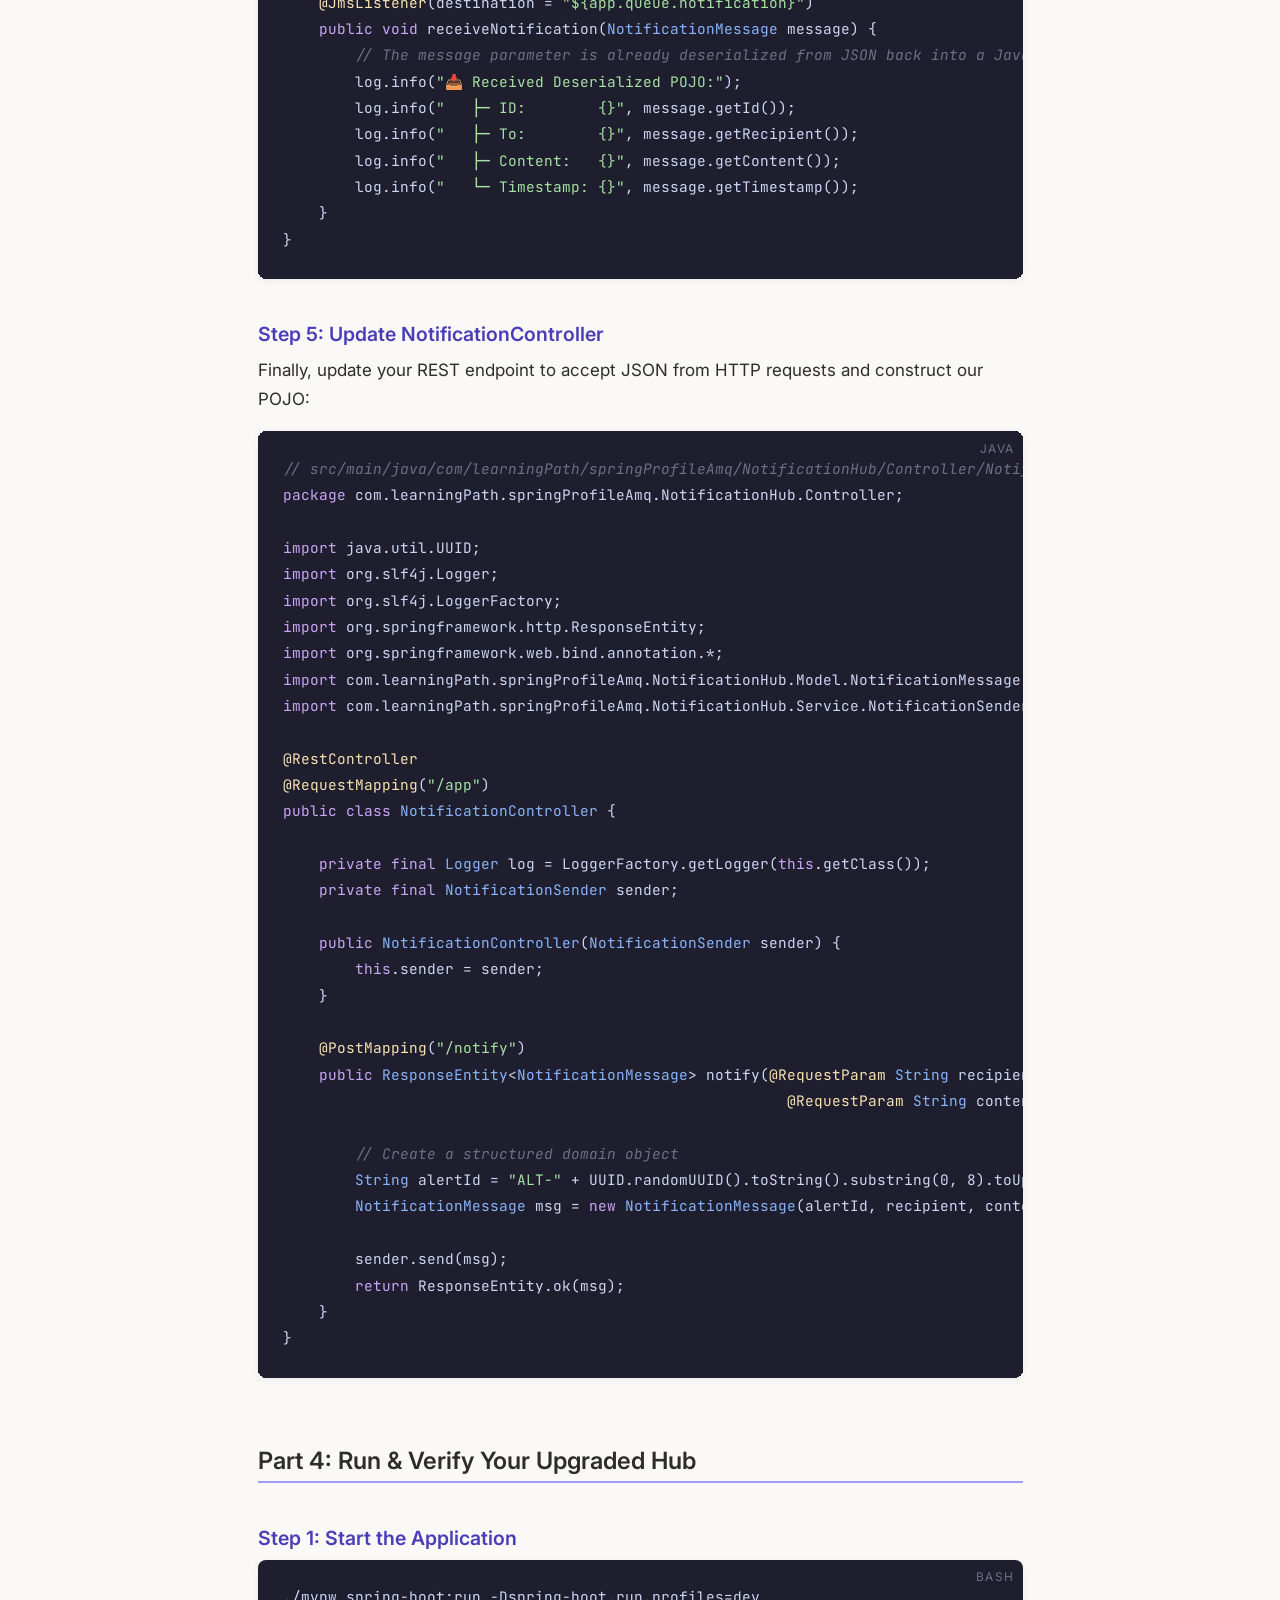
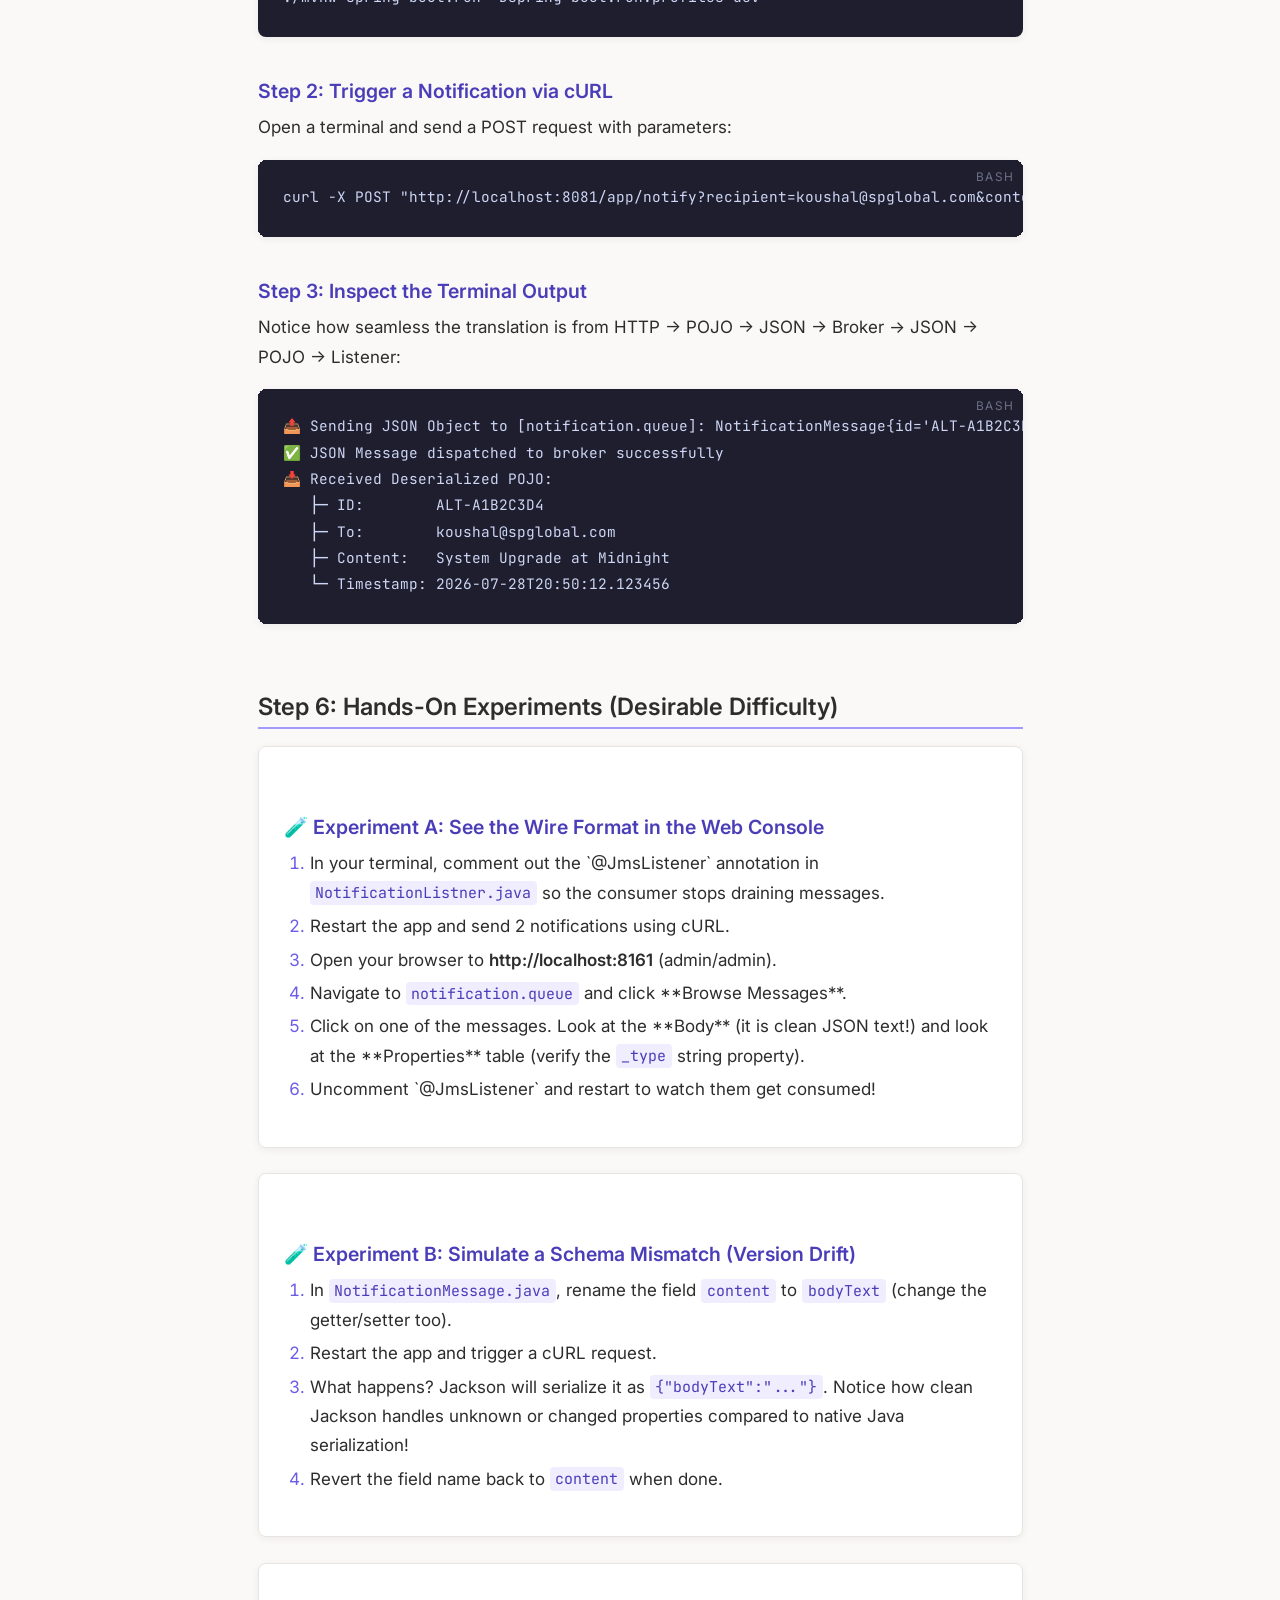
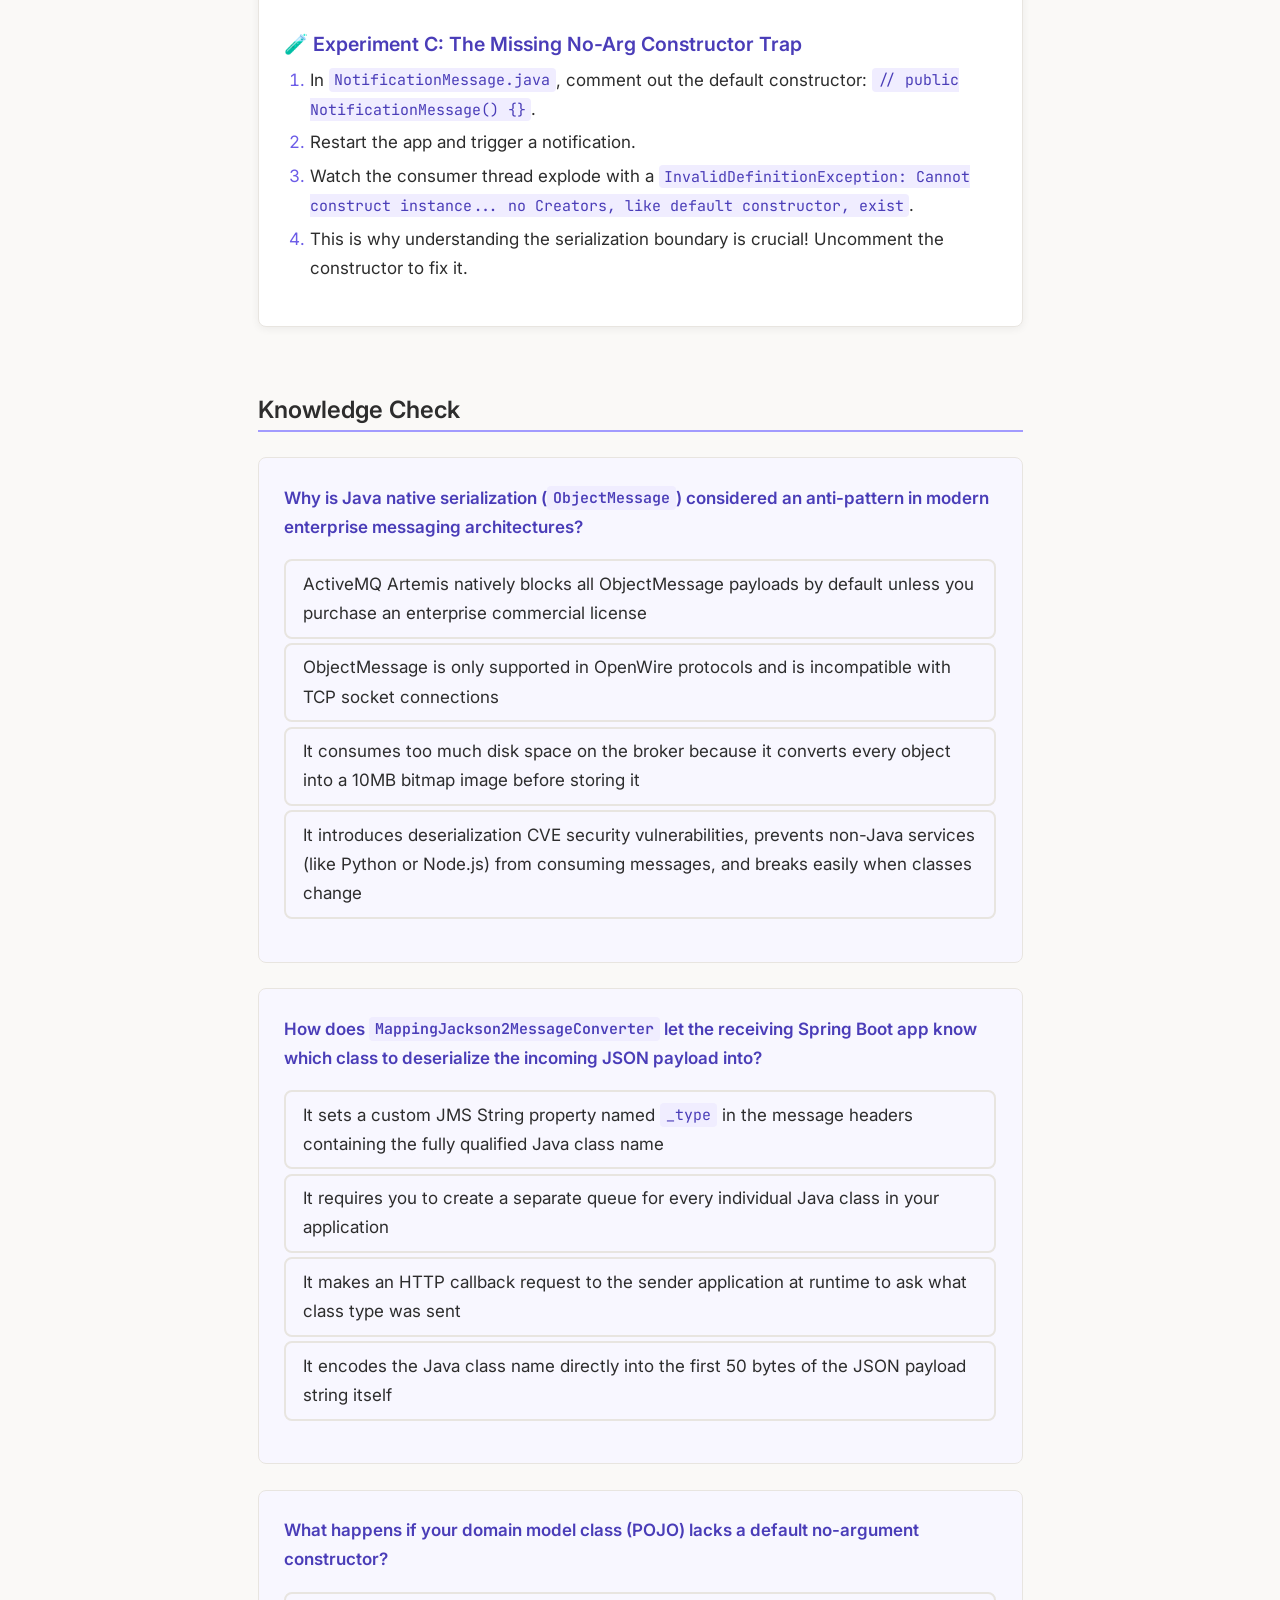
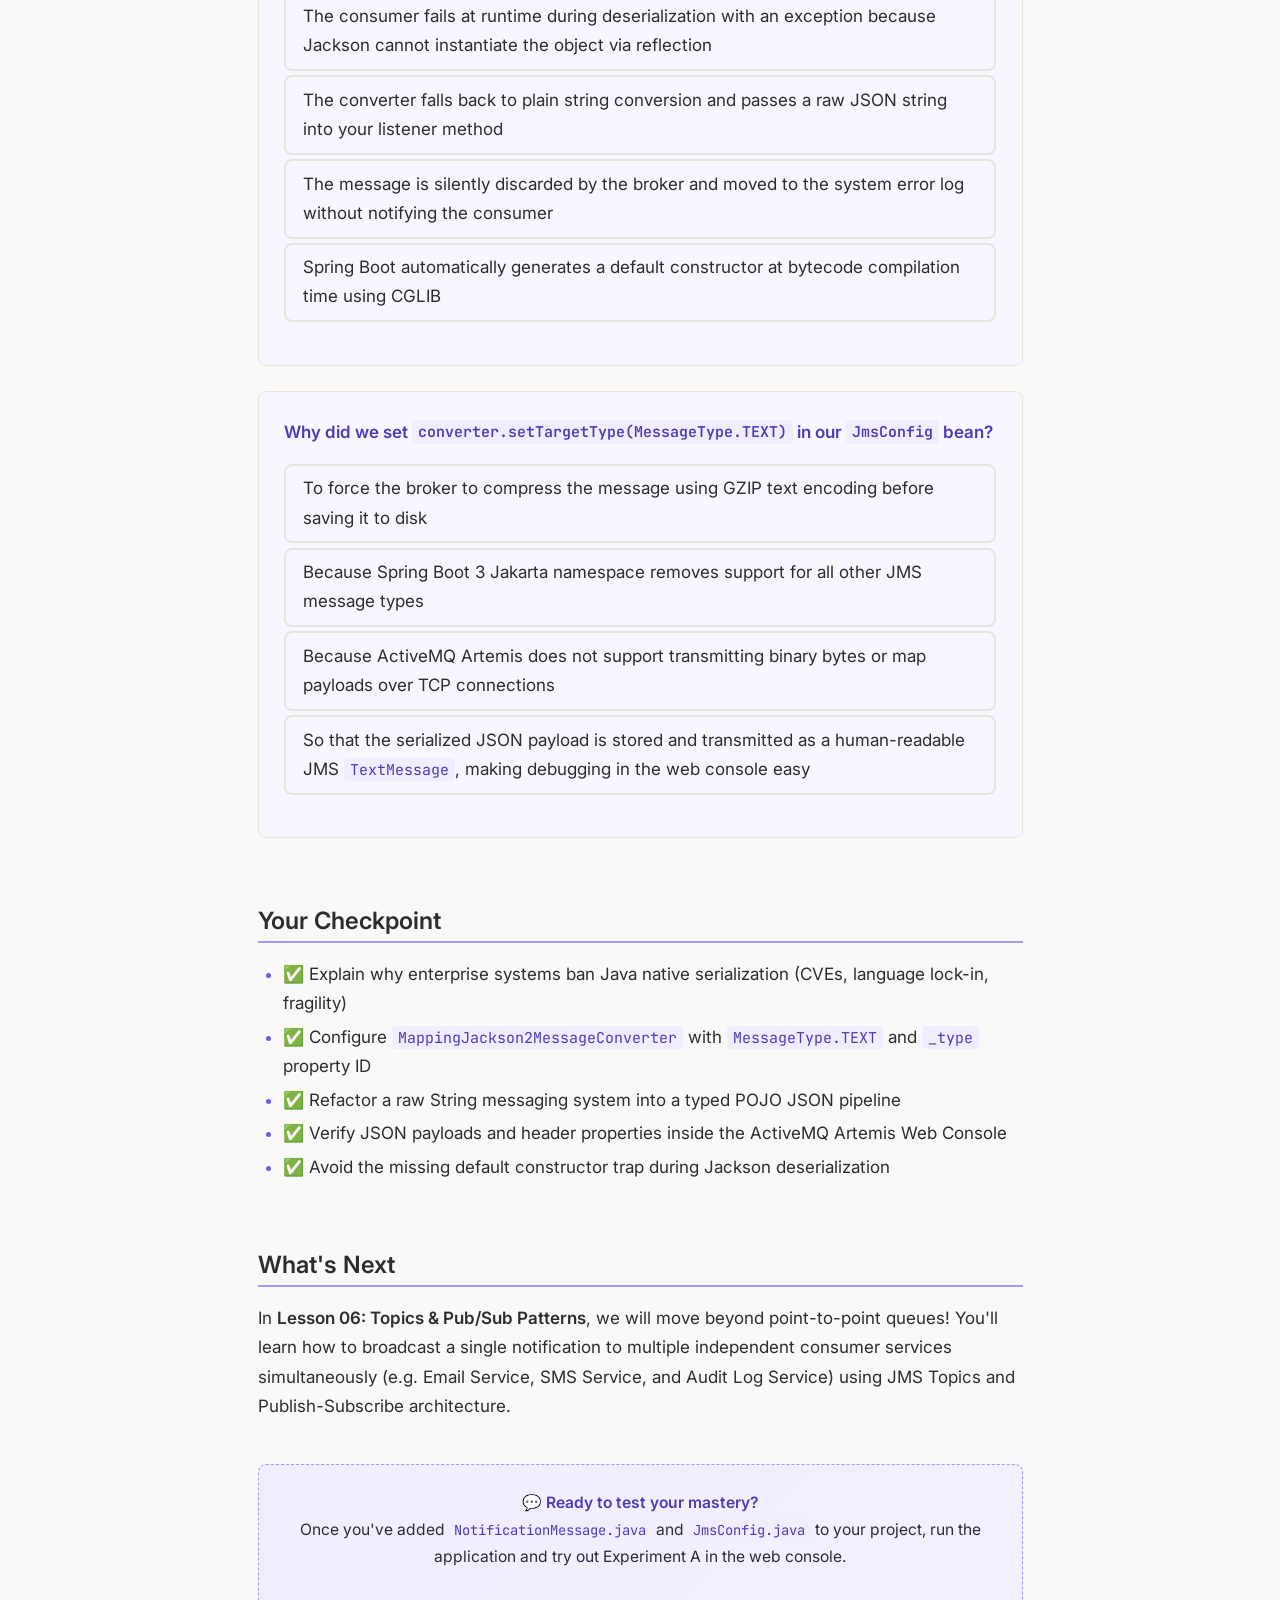
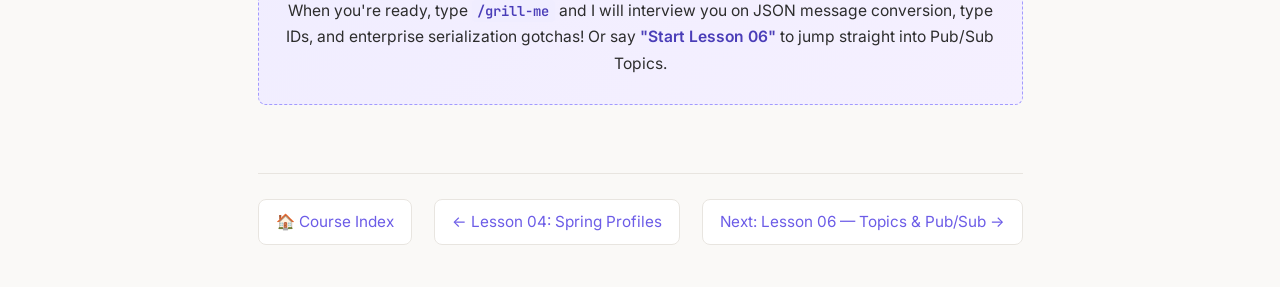
<file: lessons/0005-json-messages-and-messageconverter.html>
<!DOCTYPE html>
<html lang="en">
<head>
  <meta charset="UTF-8">
  <meta name="viewport" content="width=device-width, initial-scale=1.0">
  <title>Lesson 05 — JSON Messages & MessageConverter</title>
  <link rel="stylesheet" href="../assets/style.css">
</head>
<body>

<nav class="top-nav">
  <a href="../index.html" class="nav-btn home-btn" title="Course Index">🏠</a>
  <div class="nav-pages">
    <a href="0001-your-seven-day-roadmap.html" class="nav-btn " title="Day 1: Roadmap">1</a>
    <a href="0002-jms-mental-model-and-activemq-setup.html" class="nav-btn " title="Day 1: JMS Mental Model">2</a>
    <a href="0003-your-first-queue-send-and-receive.html" class="nav-btn " title="Day 1: First Queue">3</a>
    <a href="0004-spring-profiles-environment-configuration.html" class="nav-btn " title="Day 2: Profiles">4</a>
    <a href="0005-json-messages-and-messageconverter.html" class="nav-btn active" title="Day 2: JSON">5</a>
    <a href="0006-topics-and-pub-sub-patterns.html" class="nav-btn " title="Day 3: Topics">6</a>
    <a href="0007-building-the-order-processing-system.html" class="nav-btn " title="Day 3: Order Processing">7</a>
  </div>
</nav>

  

  <div class="lesson-header">
    <span class="lesson-badge badge-beginner">Day 2</span>
    <h1>JSON Messages &amp; MessageConverter</h1>
    <p>Ditch raw strings and dangerous Java serialization — send structured POJOs as enterprise-grade JSON</p>
    <div class="lesson-meta">
      <span>📅 Lesson 05 of 14</span>
      <span>⏱ 40 min (read + code)</span>
      <span>🎯 Project: Notification Hub (upgrade)</span>
    </div>
  </div>

  <!-- ============================================================ -->

  <h2>What You'll Learn</h2>

  <ul>
    <li>Why raw <code>String</code> messages and Java native serialization (<code>ObjectMessage</code>) are banned in modern enterprise architectures</li>
    <li>How <code>MappingJackson2MessageConverter</code> works under the hood (the serialization/deserialization pipeline)</li>
    <li>What the <code>_type</code> property header is and why Artemis needs it to route data to Java POJOs</li>
    <li>Step-by-step refactoring of your Notification Hub to send structured <code>NotificationMessage</code> objects</li>
    <li>How interoperability works: allowing Python, Go, or Node.js services to consume your Spring Boot messages</li>
  </ul>

  <div class="callout callout-success">
    <div class="callout-label">Primary Resource</div>
    <p><a href="https://docs.spring.io/spring-framework/reference/integration/jms/annotated.html#jms-annotated-support">Spring Framework Reference: JMS Message Conversion</a> — Canonical docs on how Spring converts Java domain models to JMS payloads.</p>
  </div>

  <!-- ============================================================ -->

  <h2>Part 1: The Problem with Raw Strings &amp; Java Serialization</h2>

  <h3>1. Why Not Just Send Raw Strings?</h3>
  <p>In Lessons 03 and 04, your REST controller accepted a plain text string and sent it to <code>notification.queue</code>. But in real financial systems at S&amp;P Global MI, notifications have structured metadata: a recipient email, a priority level, a timestamp, an alert ID, and a delivery status.</p>

  <p>If you try to concatenate these into a raw string (like <code>"ID:102|TO:koushal@spglobal.com|MSG:Rate Hike"</code>), you end up writing brittle custom parsing logic in every consumer. That breaks easily when fields change.</p>

  <h3>2. Why Not Use Java Native Serialization (ObjectMessage)?</h3>
  <p>If you pass an arbitrary Java object to <code>jmsTemplate.convertAndSend()</code> without configuring a converter, Spring's default <code>SimpleMessageConverter</code> tries to use Java native serialization to create a JMS <code>ObjectMessage</code>.</p>
  
  <p><strong>In enterprise systems, Java native serialization is strictly avoided for three reasons:</strong></p>

  <div class="diagram">
    <pre><code>
  THE THREE FATAL FLAWS OF JAVA SERIALIZATION (ObjectMessage)
  ═══════════════════════════════════════════════════════════════

  1. 🔒 SECURITY VULNERABILITIES (CVE Deserialization Attacks)
     If an attacker injects a malicious serialized byte stream into the broker,
     the consumer JVM executes arbitrary code upon calling ObjectInputStream.readObject().
     This is the #1 vulnerability class in enterprise messaging!

  2. 🧱 LANGUAGE LOCK-IN (Zero Interoperability)
     A Java byte stream is unreadable by anything except another JVM.
     What if an analytics team wants to consume your alerts using Python or Go?
     They can't parse an ObjectMessage without embedding a JVM!

  3. 💥 FRAGILITY ACROSS VERSIONS
     If the sender upgrades a POJO (adds a field or changes serialVersionUID)
     before the consumer deploys the new class, deserialization throws
     InvalidClassException and crashes the consumer loop!
    </code></pre>
  </div>

  <div class="callout callout-danger">
    <div class="callout-label">Interview Insight</div>
    <p>"If an interviewer asks: 'How do you send domain objects over ActiveMQ Artemis?', never say 'implement Serializable and send an ObjectMessage.' The correct enterprise answer is: 'We configure a <code>MappingJackson2MessageConverter</code> bean to serialize POJOs into JSON text payloads (<code>TextMessage</code>) with type header metadata. This guarantees cross-language interoperability and prevents deserialization CVEs.'"</p>
  </div>

  <!-- ============================================================ -->

  <h2>Part 2: The JSON Conversion Pipeline Under the Hood</h2>

  <p>When you configure Spring's <code>MappingJackson2MessageConverter</code>, the message flow transforms completely. Let's trace the physical infrastructure journey:</p>

  <div class="diagram">
    <pre><code>
  THE JSON MESSAGE CONVERTER PIPELINE
  ════════════════════════════════════

  [ Sender Thread ]
         │
         ▼
  1. jmsTemplate.convertAndSend("notification.queue", notificationObj);
         │
         ▼
  2. MappingJackson2MessageConverter intercepts the POJO
         │  ├─ Uses Jackson ObjectMapper to serialize POJO → JSON String
         │  ├─ Creates a Jakarta JMS TextMessage containing the JSON payload
         │  └─ Sets a custom JMS Header Property: 
         │       _type = "com.learningPath.springProfileAmq.NotificationHub.Model.NotificationMessage"
         ▼
  3. TCP Socket (Port 61616) transmits TextMessage to Docker Artemis Broker
         │
         ▼
  [ Artemis Broker Journal & Memory ]
         │  Stores plain JSON TextMessage (inspectable in Web Console!)
         ▼
  4. Consumer Thread receives TextMessage via TCP
         │
         ▼
  5. @JmsListener container invokes MappingJackson2MessageConverter
         │  ├─ Reads the "_type" string property from JMS headers
         │  ├─ Loads the target Java Class using ClassLoader
         │  └─ Uses Jackson ObjectMapper to deserialize JSON String → Java POJO
         ▼
  6. public void receiveNotification(NotificationMessage msg) is executed!
    </code></pre>
  </div>

  <h3>The Magic of the <code>_type</code> Property</h3>
  <p>How does the receiving <code>@JmsListener</code> know which Java class to turn the JSON into? By default, when Jackson converts your object, Spring attaches a custom JMS String property to the message header called <strong><code>_type</code></strong>.</p>
  
  <p>When you look in the ActiveMQ Artemis web console (port 8161), you will literally see:</p>
  <ul>
    <li><strong>Payload:</strong> <code>{"id":"NOTE-1","recipient":"user@domain.com","content":"Welcome!","status":"SENT"}</code></li>
    <li><strong>Properties:</strong> <code>_type = com.learningPath.springProfileAmq.NotificationHub.Model.NotificationMessage</code></li>
  </ul>

  <!-- ============================================================ -->

  <h2>Part 3: Refactoring Your Notification Hub</h2>

  <p>Let's upgrade your Notification Hub project right now. We will add a model package, configure the message converter bean, and update the sender and listener.</p>

  <h3>Step 1: Create the POJO Model</h3>
  <p>Create a new folder <code>Model</code> inside your package and create <code>NotificationMessage.java</code>:</p>

  <pre data-lang="java"><code><span class="cmt">// src/main/java/com/learningPath/springProfileAmq/NotificationHub/Model/NotificationMessage.java</span>
<span class="kw">package</span> com.learningPath.springProfileAmq.NotificationHub.Model;

<span class="kw">import</span> java.time.LocalDateTime;

<span class="kw">public class</span> <span class="typ">NotificationMessage</span> {

    <span class="kw">private</span> <span class="typ">String</span> id;
    <span class="kw">private</span> <span class="typ">String</span> recipient;
    <span class="kw">private</span> <span class="typ">String</span> content;
    <span class="kw">private</span> <span class="typ">String</span> status;
    <span class="kw">private</span> <span class="typ">String</span> timestamp;

    <span class="cmt">// ⚠️ CRITICAL: Jackson requires a default no-argument constructor for deserialization!</span>
    <span class="kw">public</span> <span class="typ">NotificationMessage</span>() {
    }

    <span class="kw">public</span> <span class="typ">NotificationMessage</span>(<span class="typ">String</span> id, <span class="typ">String</span> recipient, <span class="typ">String</span> content, <span class="typ">String</span> status) {
        <span class="kw">this</span>.id = id;
        <span class="kw">this</span>.recipient = recipient;
        <span class="kw">this</span>.content = content;
        <span class="kw">this</span>.status = status;
        <span class="kw">this</span>.timestamp = LocalDateTime.now().toString();
    }

    <span class="cmt">// --- Getters and Setters (Required by Jackson) ---</span>
    <span class="kw">public</span> <span class="typ">String</span> getId() { <span class="kw">return</span> id; }
    <span class="kw">public void</span> setId(<span class="typ">String</span> id) { <span class="kw">this</span>.id = id; }

    <span class="kw">public</span> <span class="typ">String</span> getRecipient() { <span class="kw">return</span> recipient; }
    <span class="kw">public void</span> setRecipient(<span class="typ">String</span> recipient) { <span class="kw">this</span>.recipient = recipient; }

    <span class="kw">public</span> <span class="typ">String</span> getContent() { <span class="kw">return</span> content; }
    <span class="kw">public void</span> setContent(<span class="typ">String</span> content) { <span class="kw">this</span>.content = content; }

    <span class="kw">public</span> <span class="typ">String</span> getStatus() { <span class="kw">return</span> status; }
    <span class="kw">public void</span> setStatus(<span class="typ">String</span> status) { <span class="kw">this</span>.status = status; }

    <span class="kw">public</span> <span class="typ">String</span> getTimestamp() { <span class="kw">return</span> timestamp; }
    <span class="kw">public void</span> setTimestamp(<span class="typ">String</span> timestamp) { <span class="kw">this</span>.timestamp = timestamp; }

    <span class="ann">@Override</span>
    <span class="kw">public</span> <span class="typ">String</span> toString() {
        <span class="kw">return</span> <span class="str">"NotificationMessage{id='"</span> + id + <span class="str">"', recipient='"</span> + recipient + 
               <span class="str">"', content='"</span> + content + <span class="str">"', status='"</span> + status + <span class="str">"'}"</span>;
    }
}</code></pre>

  <div class="callout callout-warning">
    <div class="callout-label">Common Trap: Missing Default Constructor</div>
    <p>If you forget the empty <code>public NotificationMessage() {}</code> constructor, Jackson will throw an <code>InvalidDefinitionException</code> when the consumer tries to deserialize the JSON back into an object! Always include a no-arg constructor in message POJOs.</p>
  </div>

  <h3>Step 2: Create the JMS Configuration Class</h3>
  <p>Create a <code>Config</code> package and add <code>JmsConfig.java</code>. This tells Spring Boot to override the default simple converter with our JSON Jackson converter:</p>

  <pre data-lang="java"><code><span class="cmt">// src/main/java/com/learningPath/springProfileAmq/NotificationHub/Config/JmsConfig.java</span>
<span class="kw">package</span> com.learningPath.springProfileAmq.NotificationHub.Config;

<span class="kw">import</span> org.springframework.context.annotation.Bean;
<span class="kw">import</span> org.springframework.context.annotation.Configuration;
<span class="kw">import</span> org.springframework.jms.support.converter.MappingJackson2MessageConverter;
<span class="kw">import</span> org.springframework.jms.support.converter.MessageConverter;
<span class="kw">import</span> org.springframework.jms.support.converter.MessageType;

<span class="ann">@Configuration</span>
<span class="kw">public class</span> <span class="typ">JmsConfig</span> {

    <span class="ann">@Bean</span>
    <span class="kw">public</span> <span class="typ">MessageConverter</span> jacksonJmsMessageConverter() {
        <span class="typ">MappingJackson2MessageConverter</span> converter = <span class="kw">new</span> <span class="typ">MappingJackson2MessageConverter</span>();
        
        <span class="cmt">// 1. Tell converter to wrap JSON in a jakarta.jms.TextMessage (not BytesMessage)</span>
        converter.setTargetType(MessageType.TEXT);
        
        <span class="cmt">// 2. Set the custom JMS header property name that will store the Java class name</span>
        converter.setTypeIdPropertyName(<span class="str">"_type"</span>);
        
        <span class="kw">return</span> converter;
    }
}</code></pre>



  <div class="callout callout-info">
    <div class="callout-label">How Auto-Configuration Interacts With This Bean</div>
    <p>When Spring Boot's starter sees a bean of type <code>MessageConverter</code> in your application context, it automatically injects it into the auto-configured <code>JmsTemplate</code> AND the <code>JmsListenerContainerFactory</code>. You don't need to manually wire them together!</p>
  </div>

  <h3>Step 3: Update NotificationSender</h3>
  <p>Now modify your sender to accept a <code>NotificationMessage</code> object instead of a raw String:</p>

  <pre data-lang="java"><code><span class="cmt">// src/main/java/com/learningPath/springProfileAmq/NotificationHub/Service/NotificationSender.java</span>
<span class="kw">package</span> com.learningPath.springProfileAmq.NotificationHub.Service;

<span class="kw">import</span> org.slf4j.Logger;
<span class="kw">import</span> org.slf4j.LoggerFactory;
<span class="kw">import</span> org.springframework.beans.factory.annotation.Value;
<span class="kw">import</span> org.springframework.jms.core.JmsTemplate;
<span class="kw">import</span> org.springframework.stereotype.Service;
<span class="kw">import</span> com.learningPath.springProfileAmq.NotificationHub.Model.NotificationMessage;

<span class="ann">@Service</span>
<span class="kw">public class</span> <span class="typ">NotificationSender</span> {

    <span class="kw">private final</span> <span class="typ">Logger</span> log = LoggerFactory.getLogger(<span class="kw">this</span>.getClass());
    <span class="kw">private final</span> <span class="typ">JmsTemplate</span> jmsTemplate;

    <span class="ann">@Value</span>(<span class="str">"${app.queue.notification}"</span>)
    <span class="kw">private</span> <span class="typ">String</span> queueName;

    <span class="kw">public</span> <span class="typ">NotificationSender</span>(<span class="typ">JmsTemplate</span> jmsTemplate) {
        <span class="kw">this</span>.jmsTemplate = jmsTemplate;
    }

    <span class="kw">public void</span> send(<span class="typ">NotificationMessage</span> message) {
        log.info(<span class="str">"📤 Sending JSON Object to [{}]: {}"</span>, queueName, message);
        
        <span class="cmt">// Spring automagically invokes our MappingJackson2MessageConverter here!</span>
        jmsTemplate.convertAndSend(queueName, message);
        
        log.info(<span class="str">"✅ JSON Message dispatched to broker successfully"</span>);
    }
}</code></pre>

  <h3>Step 4: Update NotificationListener</h3>
  <p>Update your listener to receive the structured object directly:</p>

  <pre data-lang="java"><code><span class="cmt">// src/main/java/com/learningPath/springProfileAmq/NotificationHub/Service/NotificationListner.java</span>
<span class="kw">package</span> com.learningPath.springProfileAmq.NotificationHub.Service;

<span class="kw">import</span> org.slf4j.Logger;
<span class="kw">import</span> org.slf4j.LoggerFactory;
<span class="kw">import</span> org.springframework.jms.annotation.JmsListener;
<span class="kw">import</span> org.springframework.stereotype.Service;
<span class="kw">import</span> com.learningPath.springProfileAmq.NotificationHub.Model.NotificationMessage;

<span class="ann">@Service</span>
<span class="kw">public class</span> <span class="typ">NotificationListner</span> {

    <span class="kw">private final</span> <span class="typ">Logger</span> log = LoggerFactory.getLogger(<span class="kw">this</span>.getClass());

    <span class="ann">@JmsListener</span>(destination = <span class="str">"${app.queue.notification}"</span>)
    <span class="kw">public void</span> receiveNotification(<span class="typ">NotificationMessage</span> message) {
        <span class="cmt">// The message parameter is already deserialized from JSON back into a Java POJO!</span>
        log.info(<span class="str">"📥 Received Deserialized POJO:"</span>);
        log.info(<span class="str">"   ├─ ID:        {}"</span>, message.getId());
        log.info(<span class="str">"   ├─ To:        {}"</span>, message.getRecipient());
        log.info(<span class="str">"   ├─ Content:   {}"</span>, message.getContent());
        log.info(<span class="str">"   └─ Timestamp: {}"</span>, message.getTimestamp());
    }
}</code></pre>

  <h3>Step 5: Update NotificationController</h3>
  <p>Finally, update your REST endpoint to accept JSON from HTTP requests and construct our POJO:</p>

  <pre data-lang="java"><code><span class="cmt">// src/main/java/com/learningPath/springProfileAmq/NotificationHub/Controller/NotificationController.java</span>
<span class="kw">package</span> com.learningPath.springProfileAmq.NotificationHub.Controller;

<span class="kw">import</span> java.util.UUID;
<span class="kw">import</span> org.slf4j.Logger;
<span class="kw">import</span> org.slf4j.LoggerFactory;
<span class="kw">import</span> org.springframework.http.ResponseEntity;
<span class="kw">import</span> org.springframework.web.bind.annotation.*;
<span class="kw">import</span> com.learningPath.springProfileAmq.NotificationHub.Model.NotificationMessage;
<span class="kw">import</span> com.learningPath.springProfileAmq.NotificationHub.Service.NotificationSender;

<span class="ann">@RestController</span>
<span class="ann">@RequestMapping</span>(<span class="str">"/app"</span>)
<span class="kw">public class</span> <span class="typ">NotificationController</span> {

    <span class="kw">private final</span> <span class="typ">Logger</span> log = LoggerFactory.getLogger(<span class="kw">this</span>.getClass());
    <span class="kw">private final</span> <span class="typ">NotificationSender</span> sender;

    <span class="kw">public</span> <span class="typ">NotificationController</span>(<span class="typ">NotificationSender</span> sender) {
        <span class="kw">this</span>.sender = sender;
    }

    <span class="ann">@PostMapping</span>(<span class="str">"/notify"</span>)
    <span class="kw">public</span> <span class="typ">ResponseEntity</span>&lt;<span class="typ">NotificationMessage</span>&gt; notify(<span class="ann">@RequestParam</span> <span class="typ">String</span> recipient, 
                                                        <span class="ann">@RequestParam</span> <span class="typ">String</span> content) {
        
        <span class="cmt">// Create a structured domain object</span>
        <span class="typ">String</span> alertId = <span class="str">"ALT-"</span> + UUID.randomUUID().toString().substring(0, 8).toUpperCase();
        <span class="typ">NotificationMessage</span> msg = <span class="kw">new</span> <span class="typ">NotificationMessage</span>(alertId, recipient, content, <span class="str">"DISPATCHED"</span>);
        
        sender.send(msg);
        <span class="kw">return</span> ResponseEntity.ok(msg);
    }
}</code></pre>

  <!-- ============================================================ -->

  <h2>Part 4: Run &amp; Verify Your Upgraded Hub</h2>

  <h3>Step 1: Start the Application</h3>
  <pre data-lang="bash"><code>./mvnw spring-boot:run -Dspring-boot.run.profiles=dev</code></pre>

  <h3>Step 2: Trigger a Notification via cURL</h3>
  <p>Open a terminal and send a POST request with parameters:</p>
  <pre data-lang="bash"><code>curl -X POST "http://localhost:8081/app/notify?recipient=koushal@spglobal.com&content=System+Upgrade+at+Midnight"</code></pre>

  <h3>Step 3: Inspect the Terminal Output</h3>
  <p>Notice how seamless the translation is from HTTP -> POJO -> JSON -> Broker -> JSON -> POJO -> Listener:</p>
  <pre data-lang="bash"><code>📤 Sending JSON Object to [notification.queue]: NotificationMessage{id='ALT-A1B2C3D4', recipient='koushal@spglobal.com', content='System Upgrade at Midnight', status='DISPATCHED'}
✅ JSON Message dispatched to broker successfully
📥 Received Deserialized POJO:
   ├─ ID:        ALT-A1B2C3D4
   ├─ To:        koushal@spglobal.com
   ├─ Content:   System Upgrade at Midnight
   └─ Timestamp: 2026-07-28T20:50:12.123456</code></pre>

  <!-- ============================================================ -->

  <h2>Step 6: Hands-On Experiments (Desirable Difficulty)</h2>

  <div class="card">
    <h3>🧪 Experiment A: See the Wire Format in the Web Console</h3>
    <ol>
      <li>In your terminal, comment out the `@JmsListener` annotation in <code>NotificationListner.java</code> so the consumer stops draining messages.</li>
      <li>Restart the app and send 2 notifications using cURL.</li>
      <li>Open your browser to <strong>http://localhost:8161</strong> (admin/admin).</li>
      <li>Navigate to <code>notification.queue</code> and click **Browse Messages**.</li>
      <li>Click on one of the messages. Look at the **Body** (it is clean JSON text!) and look at the **Properties** table (verify the <code>_type</code> string property).</li>
      <li>Uncomment `@JmsListener` and restart to watch them get consumed!</li>
    </ol>
  </div>

  <div class="card">
    <h3>🧪 Experiment B: Simulate a Schema Mismatch (Version Drift)</h3>
    <ol>
      <li>In <code>NotificationMessage.java</code>, rename the field <code>content</code> to <code>bodyText</code> (change the getter/setter too).</li>
      <li>Restart the app and trigger a cURL request.</li>
      <li>What happens? Jackson will serialize it as <code>{"bodyText":"..."}</code>. Notice how clean Jackson handles unknown or changed properties compared to native Java serialization!</li>
      <li>Revert the field name back to <code>content</code> when done.</li>
    </ol>
  </div>

  <div class="card">
    <h3>🧪 Experiment C: The Missing No-Arg Constructor Trap</h3>
    <ol>
      <li>In <code>NotificationMessage.java</code>, comment out the default constructor: <code>// public NotificationMessage() {}</code>.</li>
      <li>Restart the app and trigger a notification.</li>
      <li>Watch the consumer thread explode with a <code>InvalidDefinitionException: Cannot construct instance... no Creators, like default constructor, exist</code>.</li>
      <li>This is why understanding the serialization boundary is crucial! Uncomment the constructor to fix it.</li>
    </ol>
  </div>

  <!-- ============================================================ -->

  <h2>Knowledge Check</h2>

  <div class="quiz" data-quiz="q1">
    <p class="quiz-question">Why is Java native serialization (<code>ObjectMessage</code>) considered an anti-pattern in modern enterprise messaging architectures?</p>
    <ul class="quiz-options">
      <li data-correct data-explanation="Java native serialization suffers from severe deserialization security vulnerabilities (CVEs), lacks cross-language interoperability, and is brittle when class definitions evolve.">It introduces deserialization CVE security vulnerabilities, prevents non-Java services (like Python or Node.js) from consuming messages, and breaks easily when classes change</li>
      <li>It consumes too much disk space on the broker because it converts every object into a 10MB bitmap image before storing it</li>
      <li>ActiveMQ Artemis natively blocks all ObjectMessage payloads by default unless you purchase an enterprise commercial license</li>
      <li>ObjectMessage is only supported in OpenWire protocols and is incompatible with TCP socket connections</li>
    </ul>
    <div class="quiz-feedback"></div>
  </div>

  <div class="quiz" data-quiz="q2">
    <p class="quiz-question">How does <code>MappingJackson2MessageConverter</code> let the receiving Spring Boot app know which class to deserialize the incoming JSON payload into?</p>
    <ul class="quiz-options">
      <li data-correct data-explanation="When serializing, the converter injects a custom JMS String property named '_type' into the message headers containing the fully qualified class name.">It sets a custom JMS String property named <code>_type</code> in the message headers containing the fully qualified Java class name</li>
      <li>It encodes the Java class name directly into the first 50 bytes of the JSON payload string itself</li>
      <li>It makes an HTTP callback request to the sender application at runtime to ask what class type was sent</li>
      <li>It requires you to create a separate queue for every individual Java class in your application</li>
    </ul>
    <div class="quiz-feedback"></div>
  </div>

  <div class="quiz" data-quiz="q3">
    <p class="quiz-question">What happens if your domain model class (POJO) lacks a default no-argument constructor?</p>
    <ul class="quiz-options">
      <li data-correct data-explanation="Jackson relies on reflection using the default no-argument constructor to instantiate the object before populating fields from JSON. Without it, deserialization fails.">The consumer fails at runtime during deserialization with an exception because Jackson cannot instantiate the object via reflection</li>
      <li>Spring Boot automatically generates a default constructor at bytecode compilation time using CGLIB</li>
      <li>The message is silently discarded by the broker and moved to the system error log without notifying the consumer</li>
      <li>The converter falls back to plain string conversion and passes a raw JSON string into your listener method</li>
    </ul>
    <div class="quiz-feedback"></div>
  </div>

  <div class="quiz" data-quiz="q4">
    <p class="quiz-question">Why did we set <code>converter.setTargetType(MessageType.TEXT)</code> in our <code>JmsConfig</code> bean?</p>
    <ul class="quiz-options">
      <li data-correct data-explanation="Setting target type to TEXT ensures the payload is transmitted and stored as human-readable JSON inside a JMS TextMessage rather than unreadable binary byte arrays.">So that the serialized JSON payload is stored and transmitted as a human-readable JMS <code>TextMessage</code>, making debugging in the web console easy</li>
      <li>Because ActiveMQ Artemis does not support transmitting binary bytes or map payloads over TCP connections</li>
      <li>To force the broker to compress the message using GZIP text encoding before saving it to disk</li>
      <li>Because Spring Boot 3 Jakarta namespace removes support for all other JMS message types</li>
    </ul>
    <div class="quiz-feedback"></div>
  </div>

  <!-- ============================================================ -->

  <h2>Your Checkpoint</h2>

  <ul>
    <li>✅ Explain why enterprise systems ban Java native serialization (CVEs, language lock-in, fragility)</li>
    <li>✅ Configure <code>MappingJackson2MessageConverter</code> with <code>MessageType.TEXT</code> and <code>_type</code> property ID</li>
    <li>✅ Refactor a raw String messaging system into a typed POJO JSON pipeline</li>
    <li>✅ Verify JSON payloads and header properties inside the ActiveMQ Artemis Web Console</li>
    <li>✅ Avoid the missing default constructor trap during Jackson deserialization</li>
  </ul>

  <!-- ============================================================ -->

  <h2>What's Next</h2>

  <p>In <strong>Lesson 06: Topics &amp; Pub/Sub Patterns</strong>, we will move beyond point-to-point queues! You'll learn how to broadcast a single notification to multiple independent consumer services simultaneously (e.g. Email Service, SMS Service, and Audit Log Service) using JMS Topics and Publish-Subscribe architecture.</p>

  <!-- ============================================================ -->

  <div class="teacher-prompt">
    <strong>💬 Ready to test your mastery?</strong><br>
    Once you've added <code>NotificationMessage.java</code> and <code>JmsConfig.java</code> to your project, run the application and try out Experiment A in the web console.
    <br><br>
    When you're ready, type <strong><code>/grill-me</code></strong> and I will interview you on JSON message conversion, type IDs, and enterprise serialization gotchas! Or say <strong>"Start Lesson 06"</strong> to jump straight into Pub/Sub Topics.
  </div>

  <div class="lesson-nav">
    <a href="../index.html">🏠 Course Index</a>
    <a href="0004-spring-profiles-environment-configuration.html">← Lesson 04: Spring Profiles</a>
    <a href="0006-topics-and-pub-sub-patterns.html">Next: Lesson 06 — Topics &amp; Pub/Sub →</a>
  </div>

  <script src="../assets/quiz.js"></script>

</body>
</html>
</file>
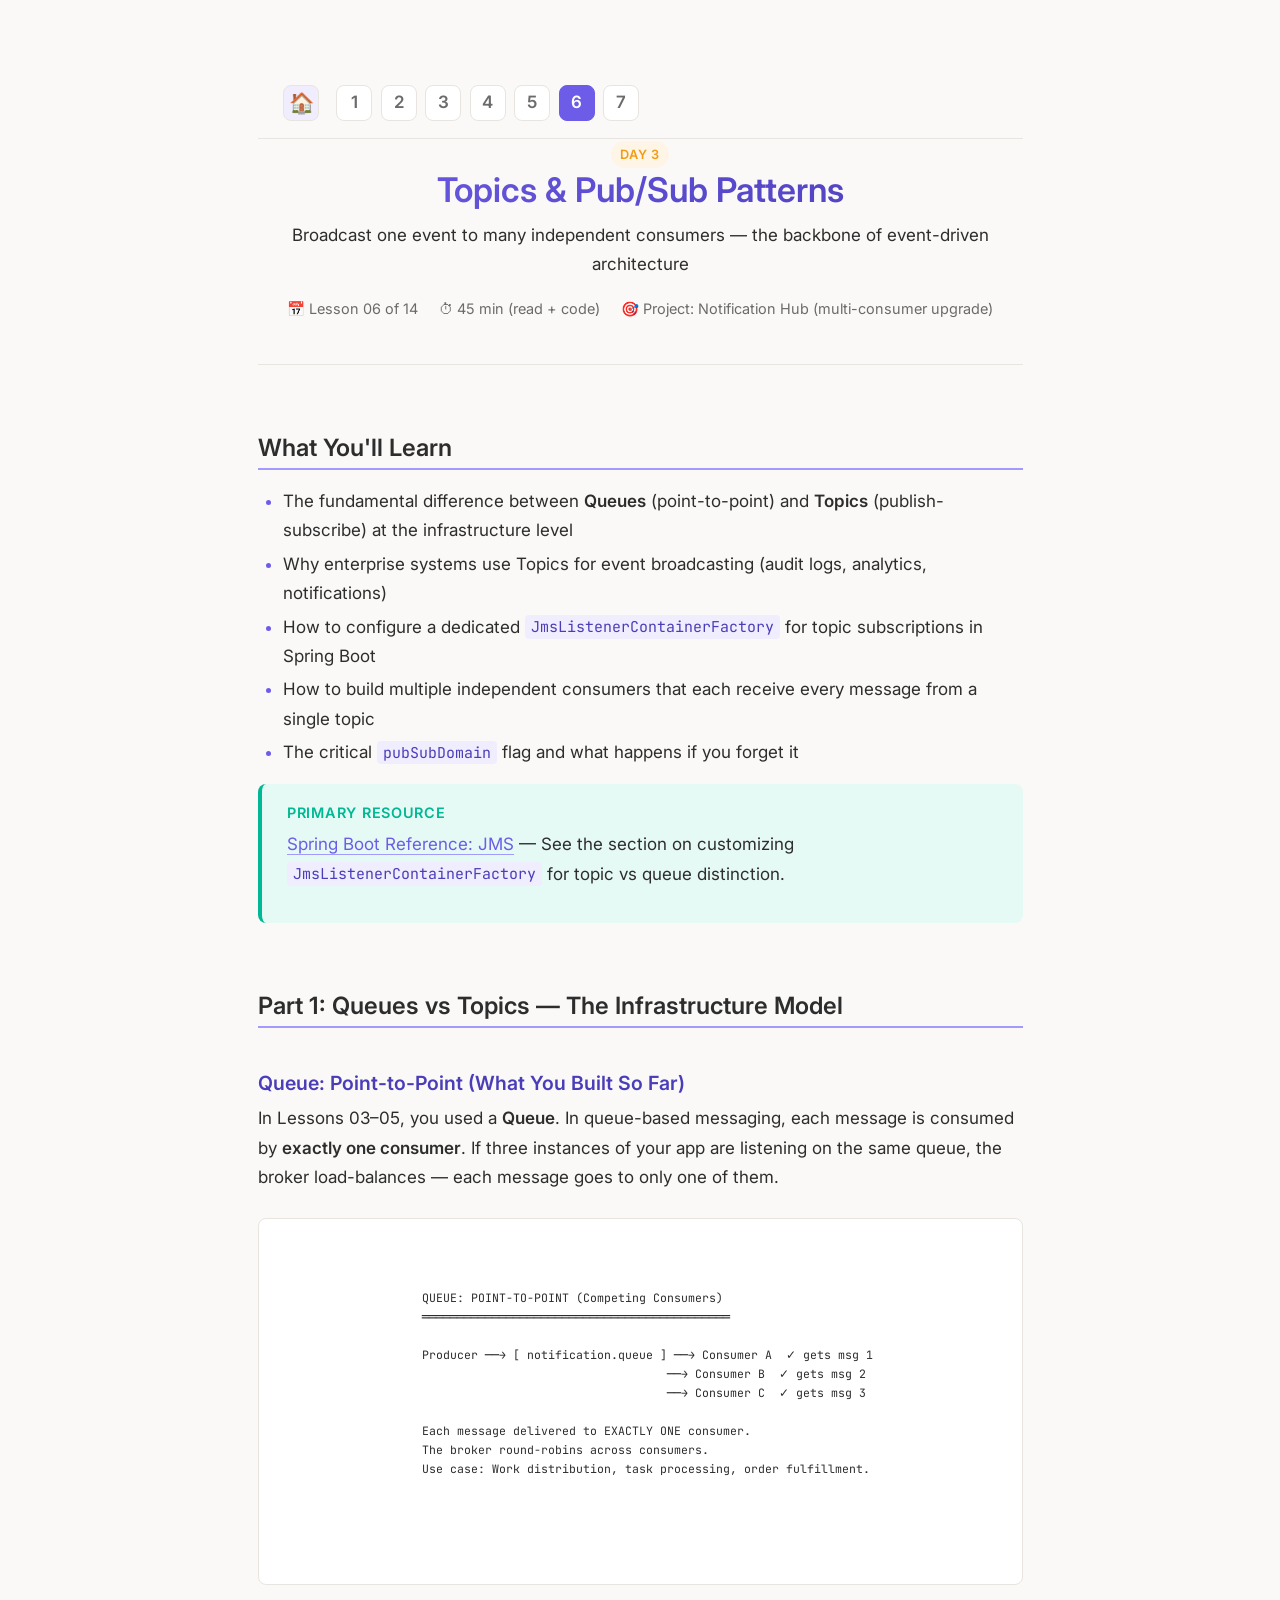
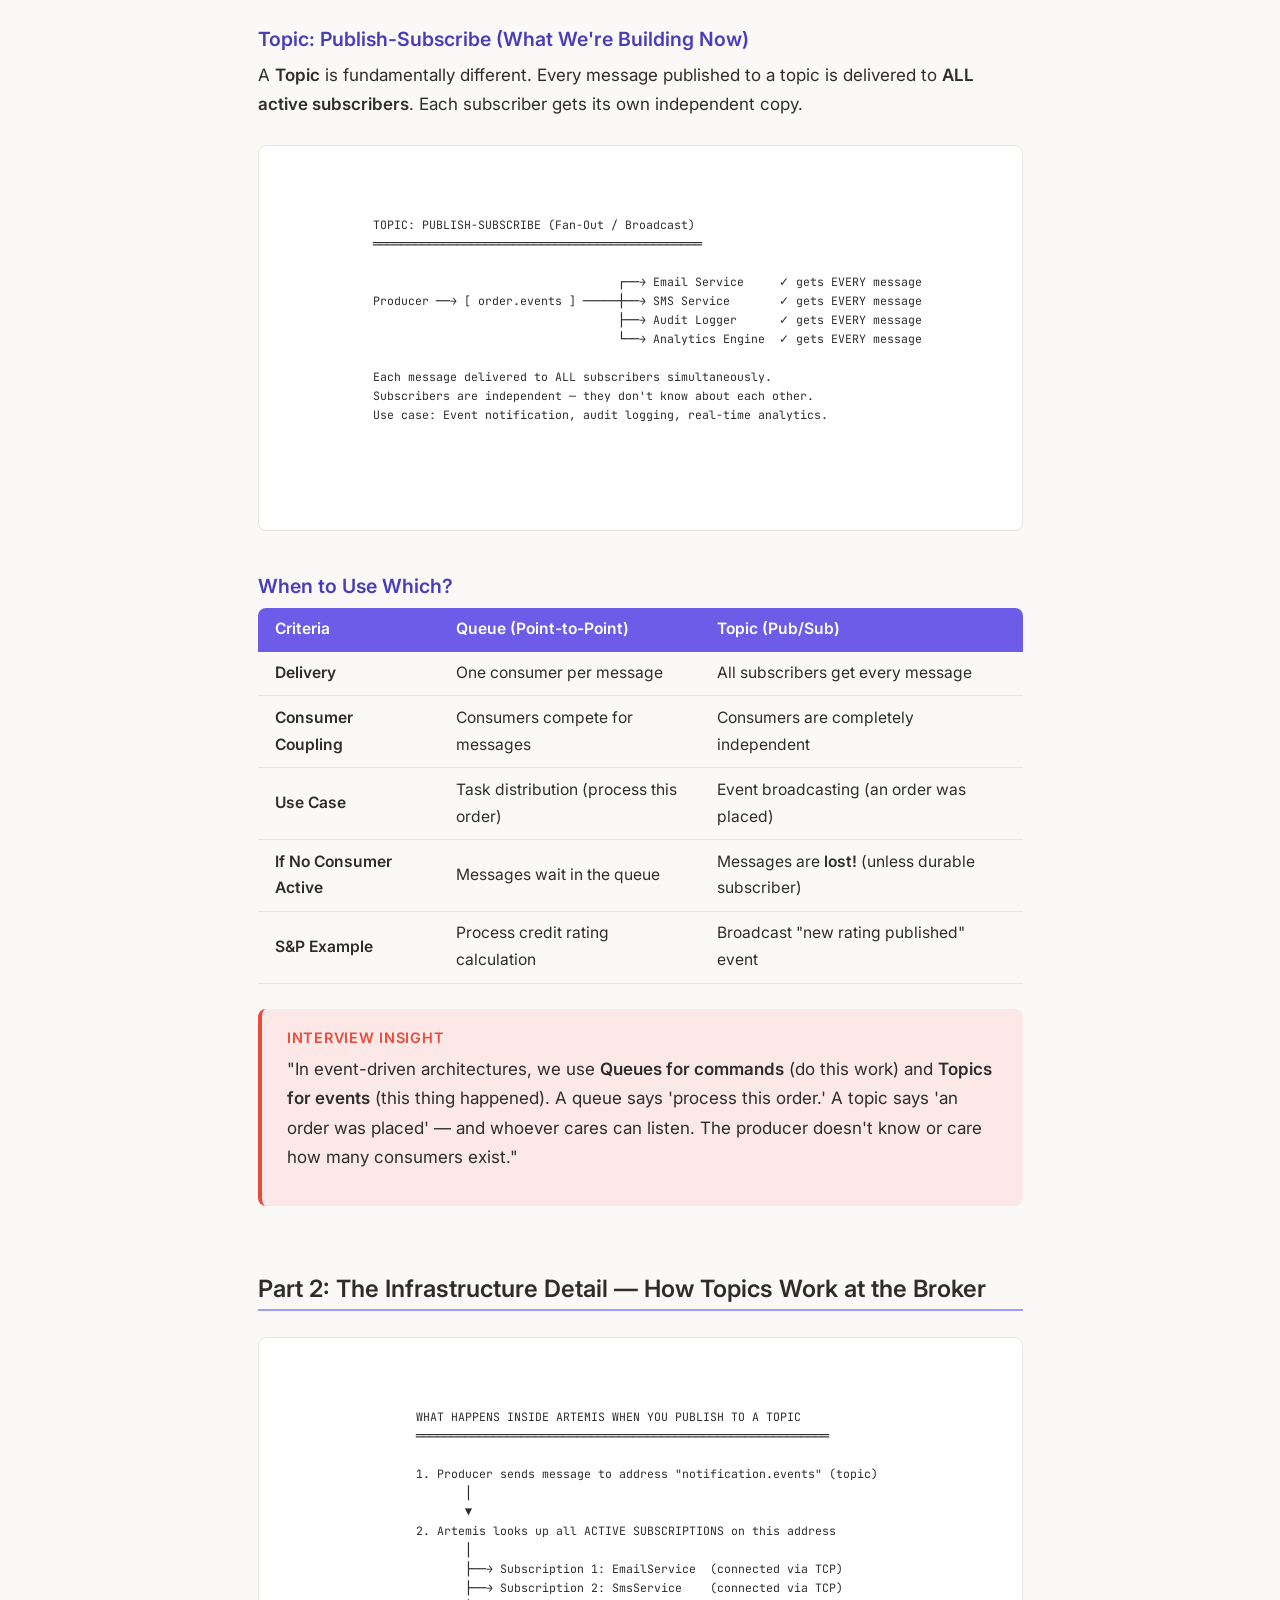
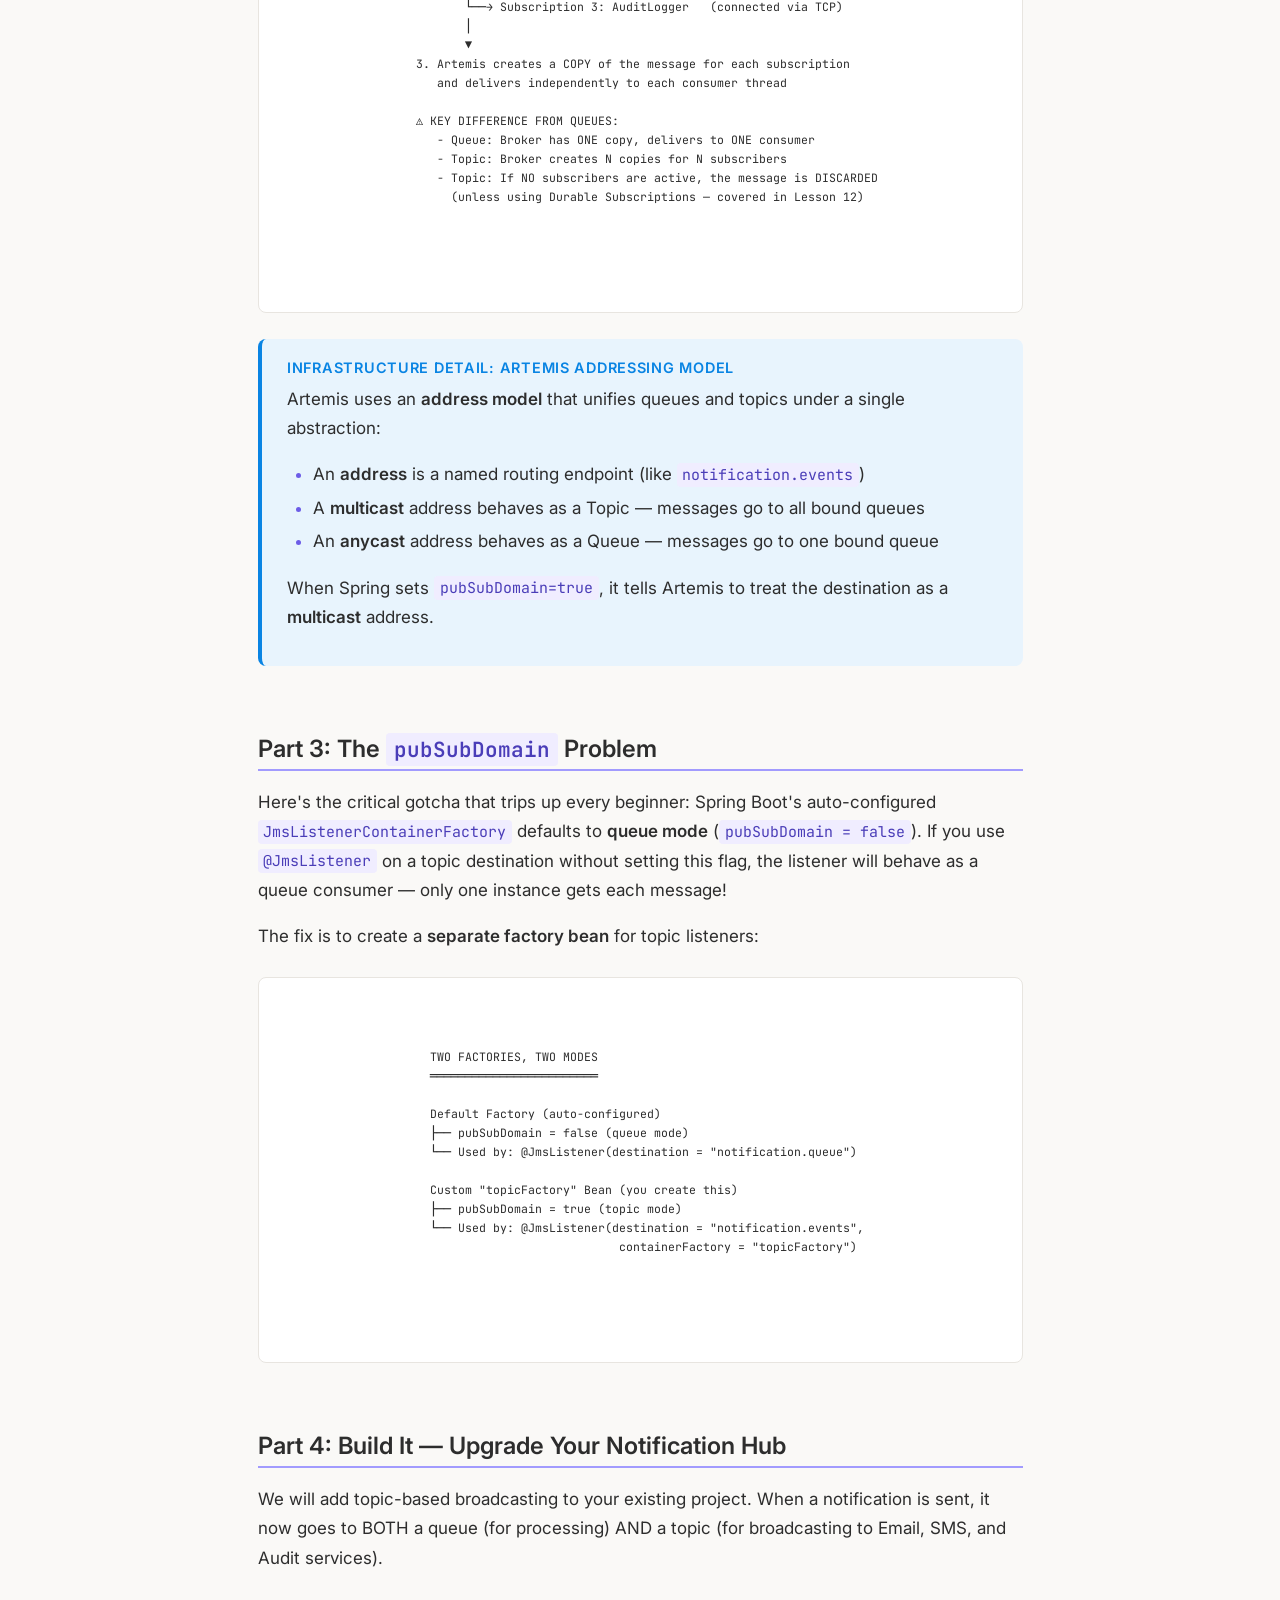
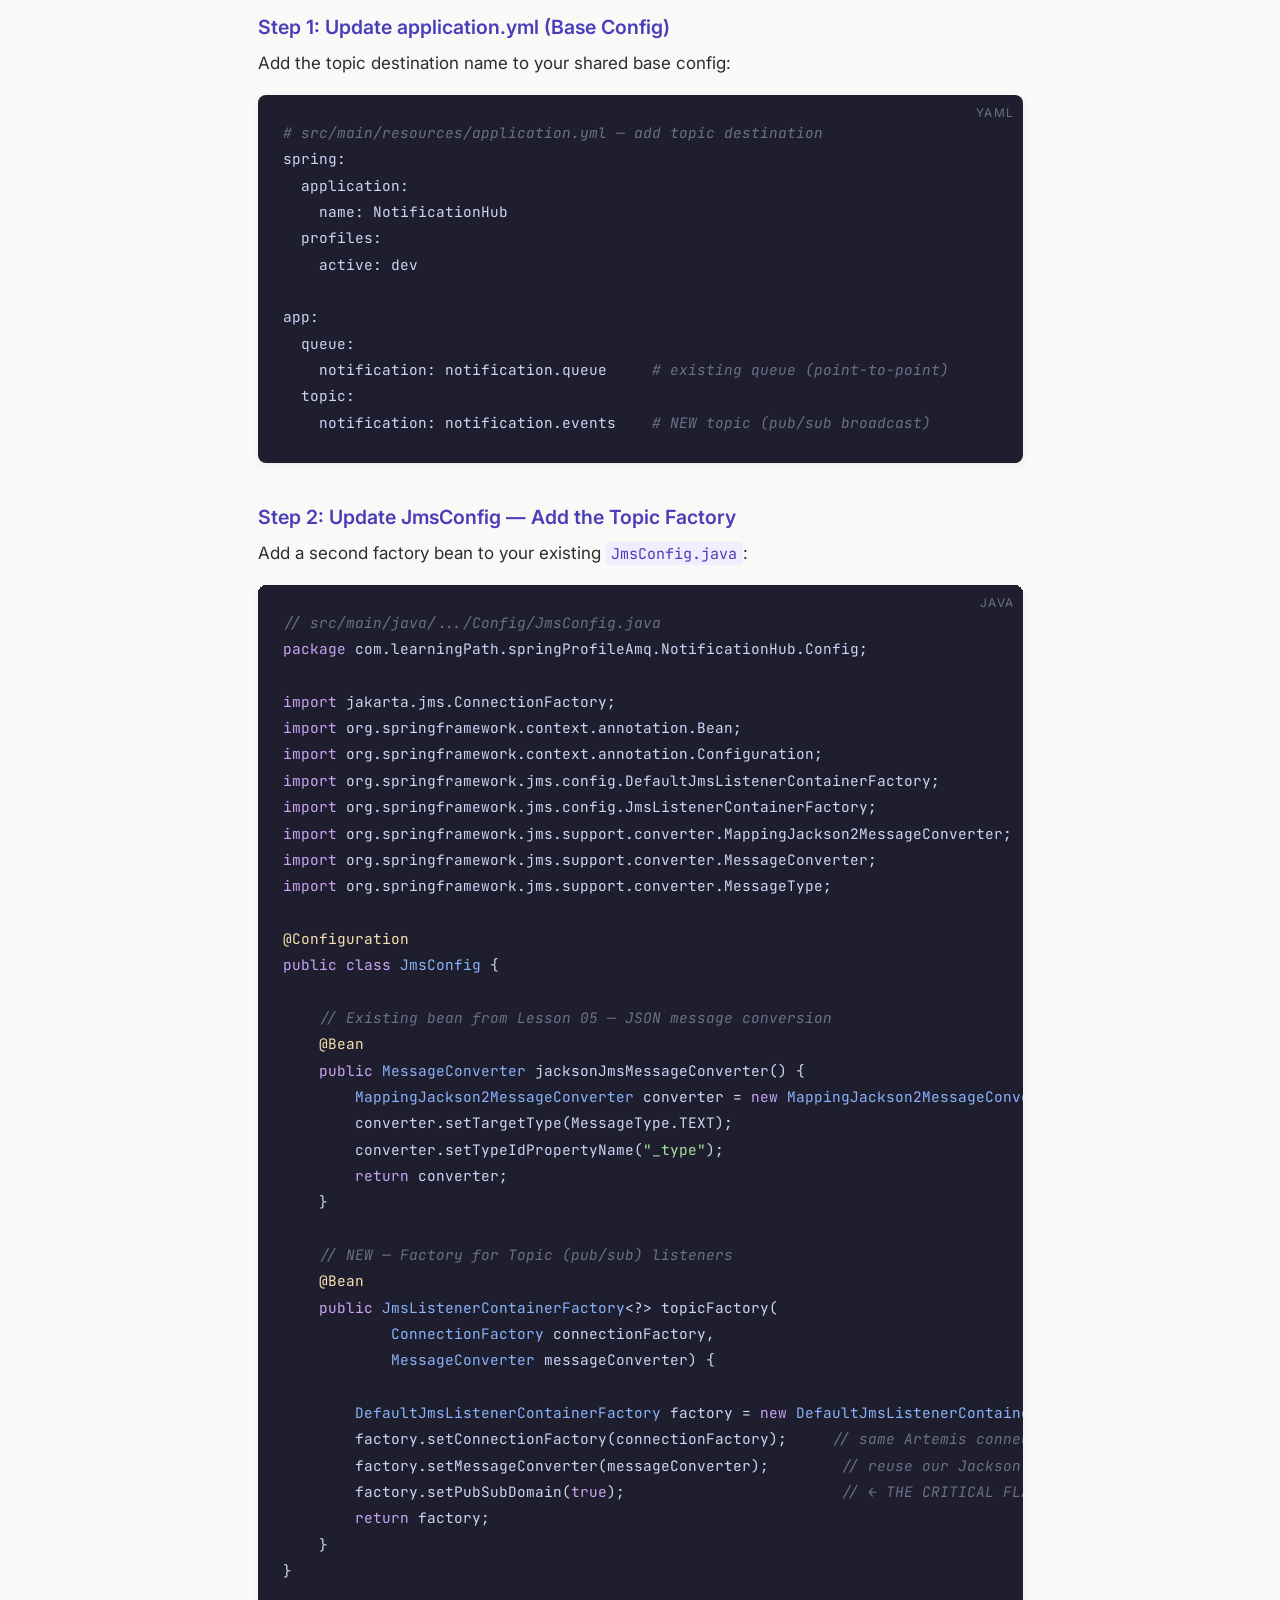
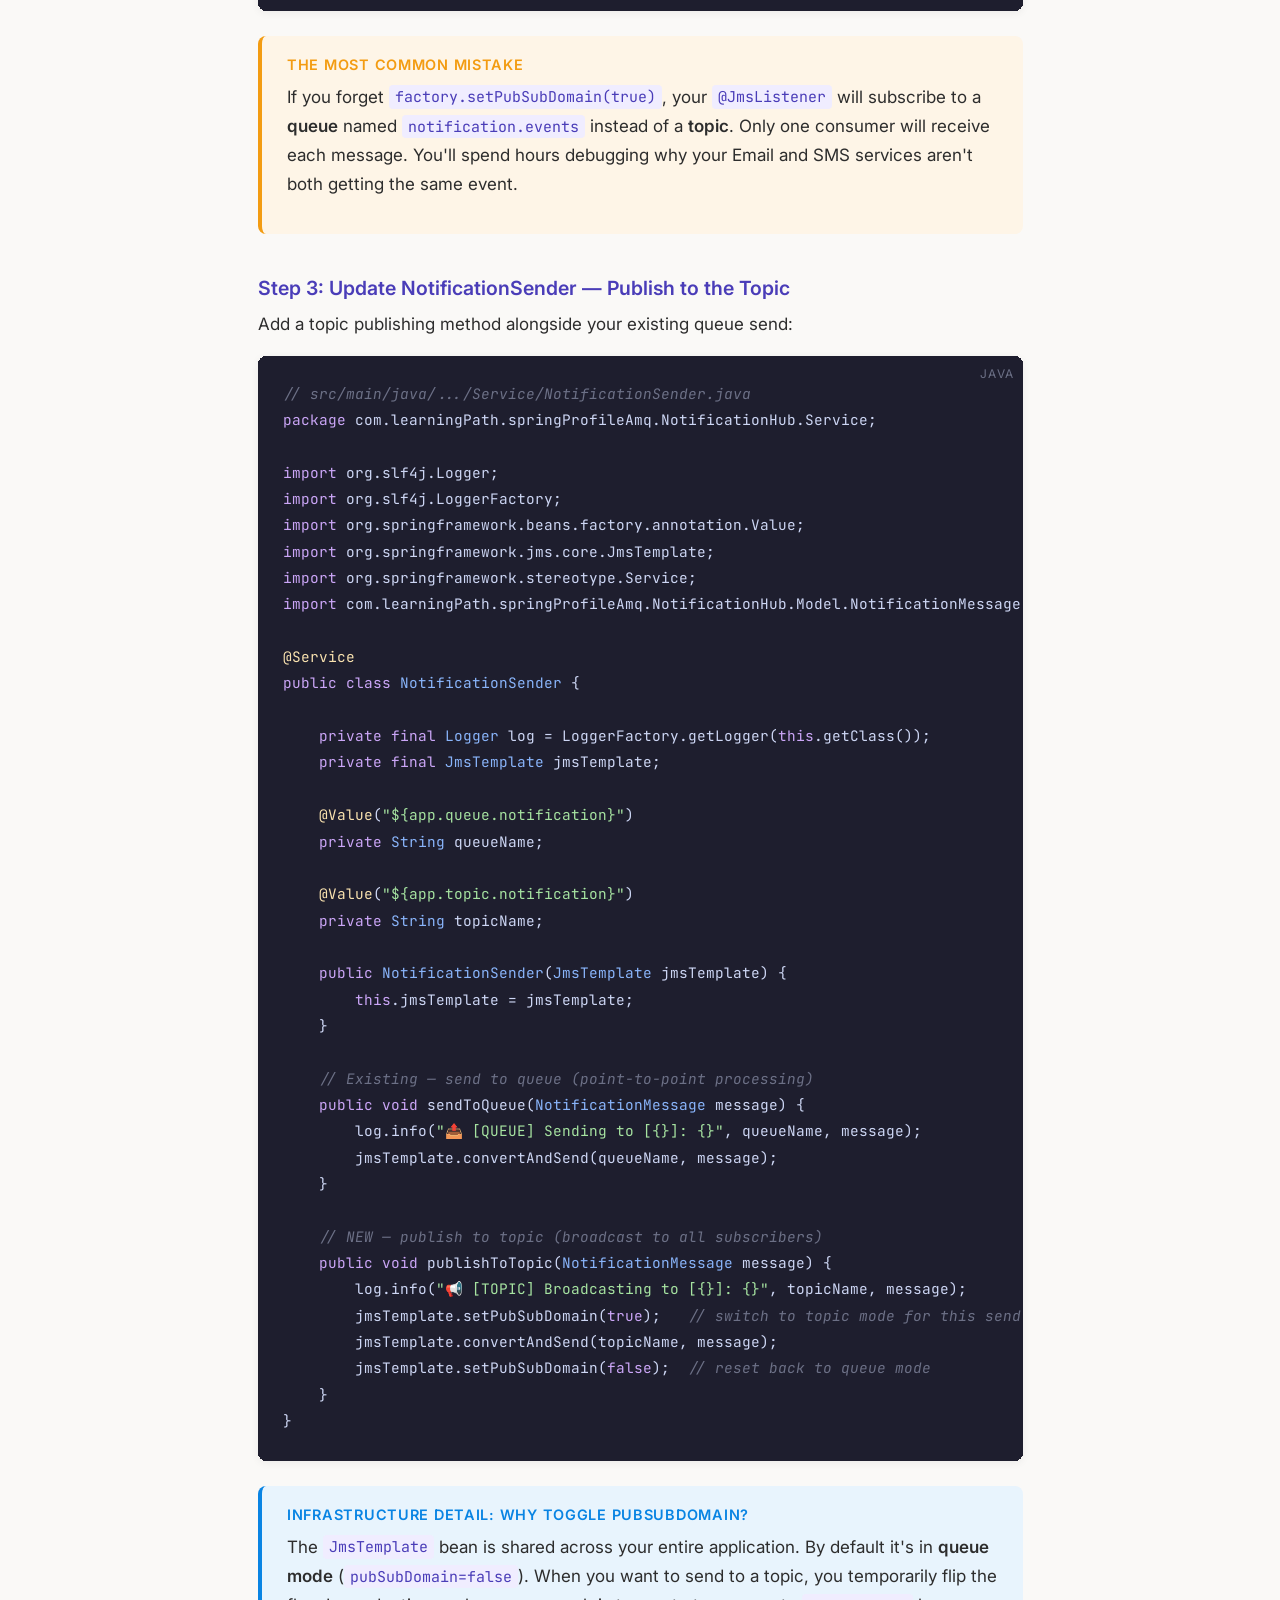
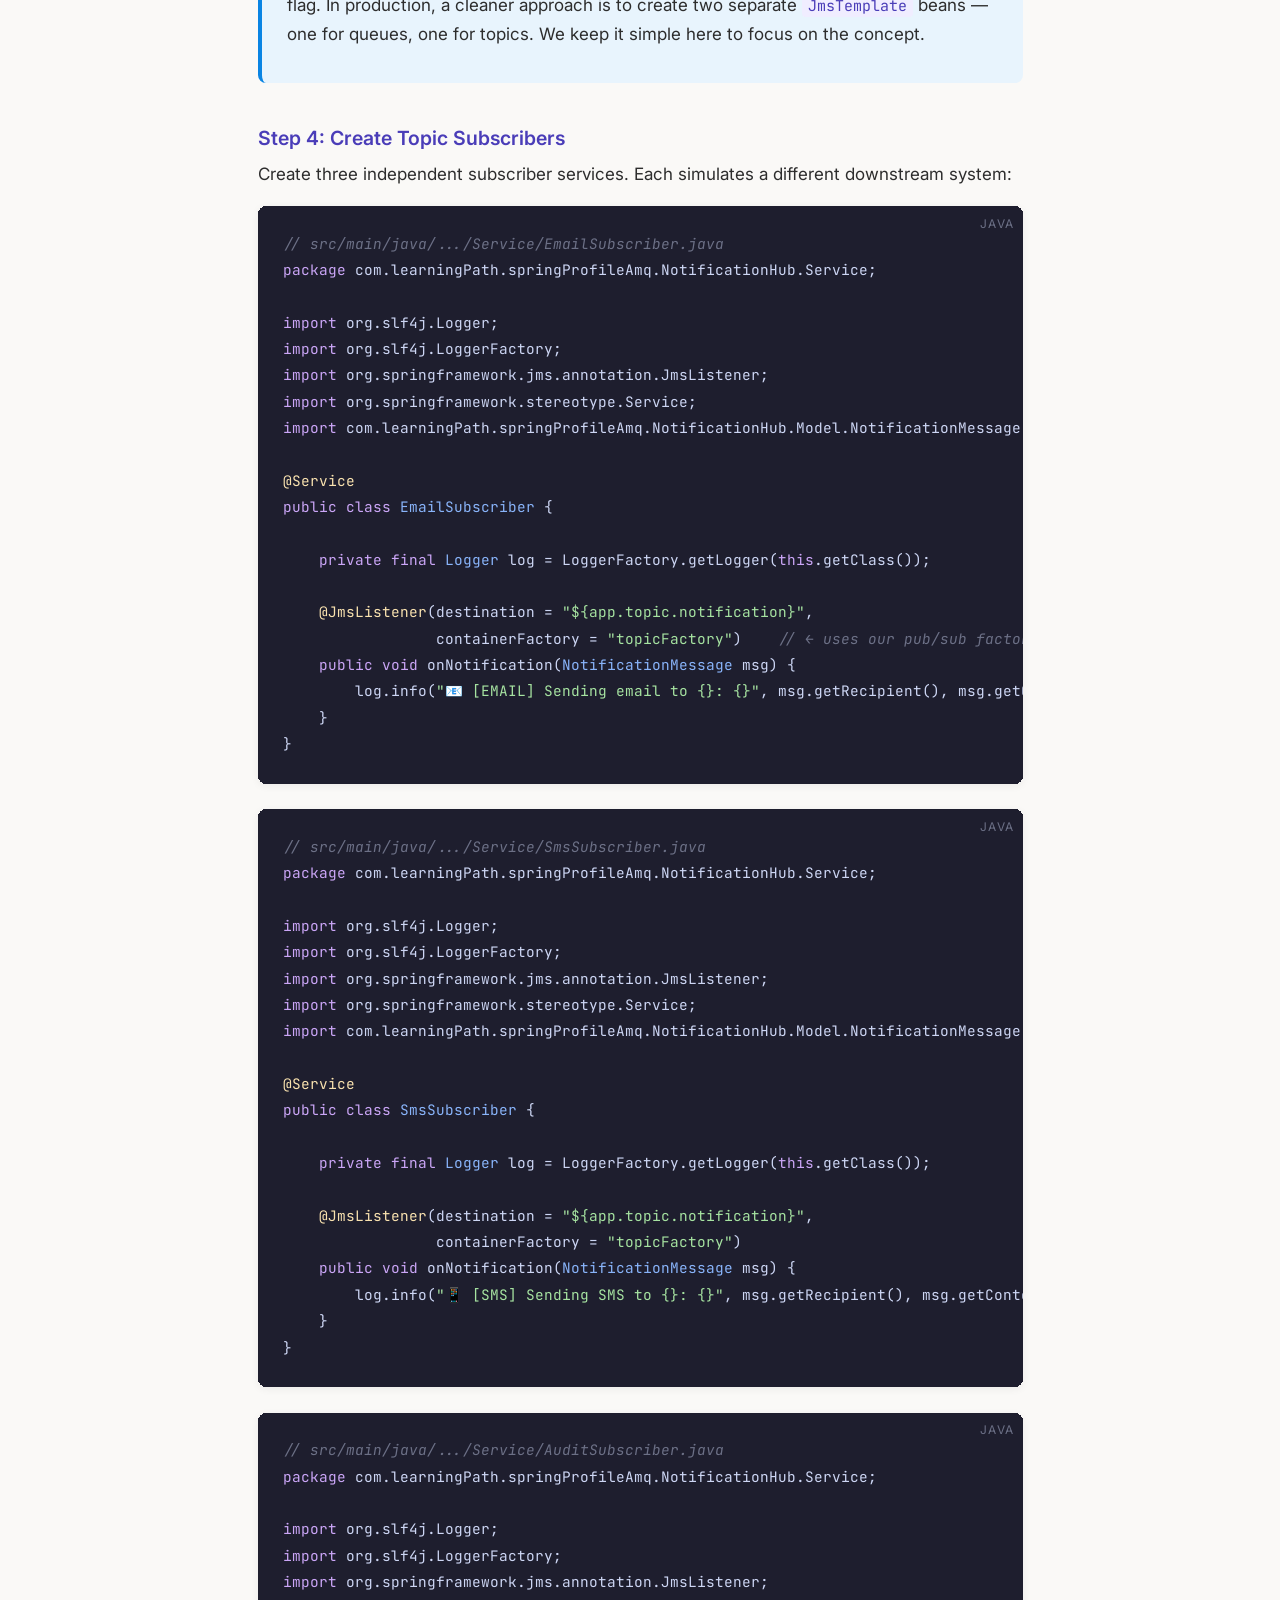
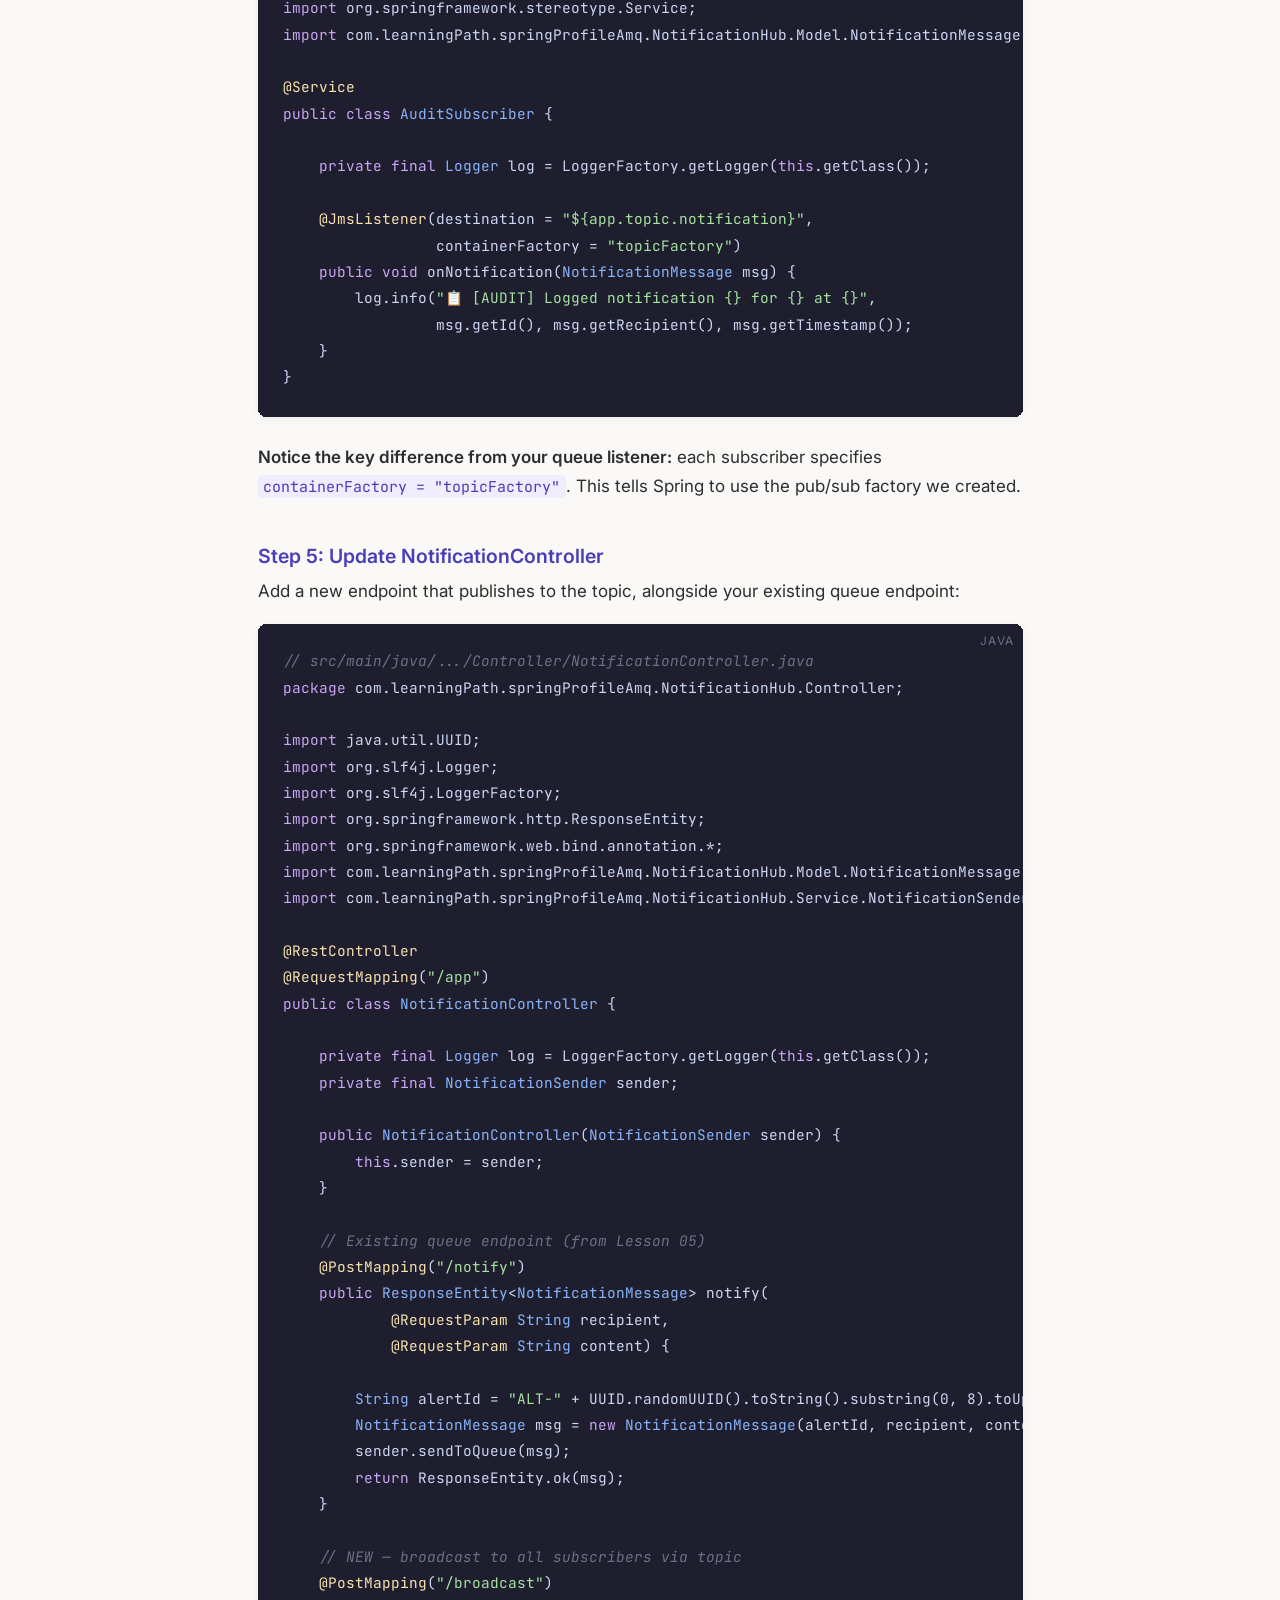
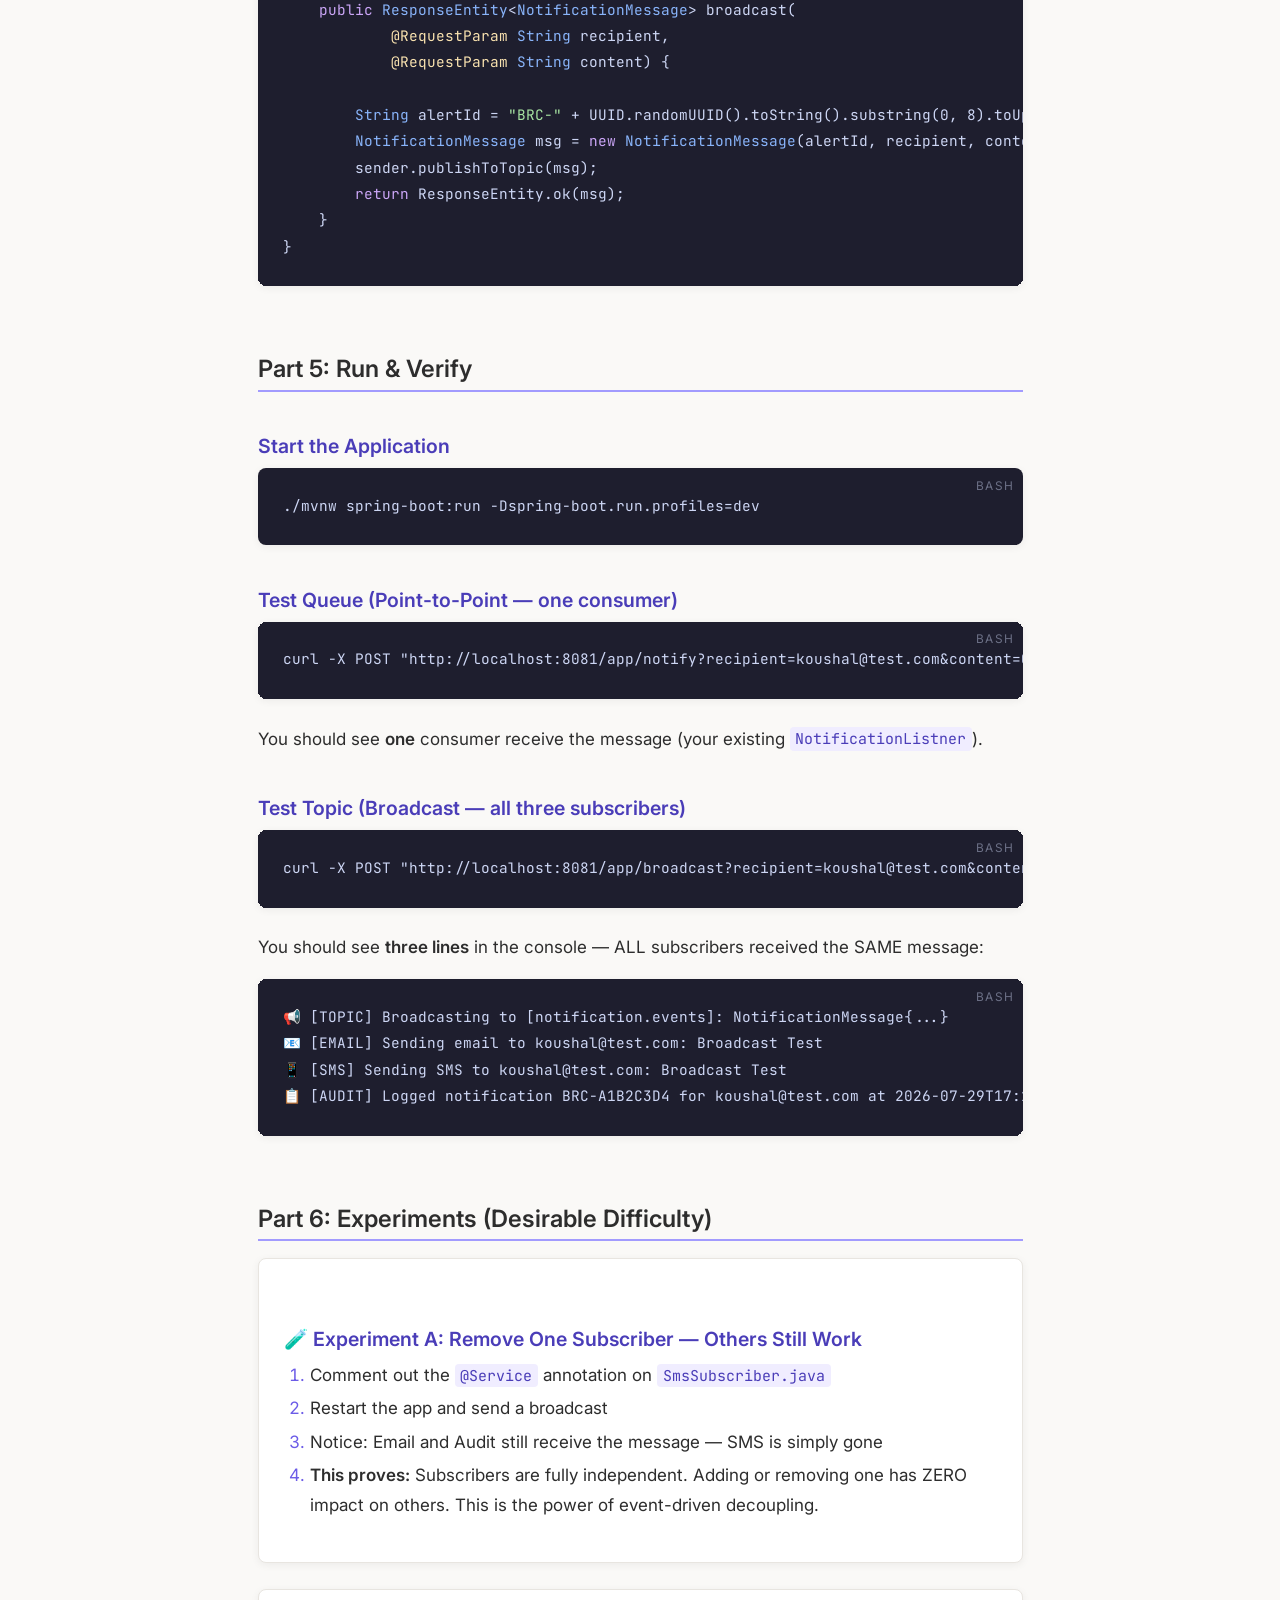
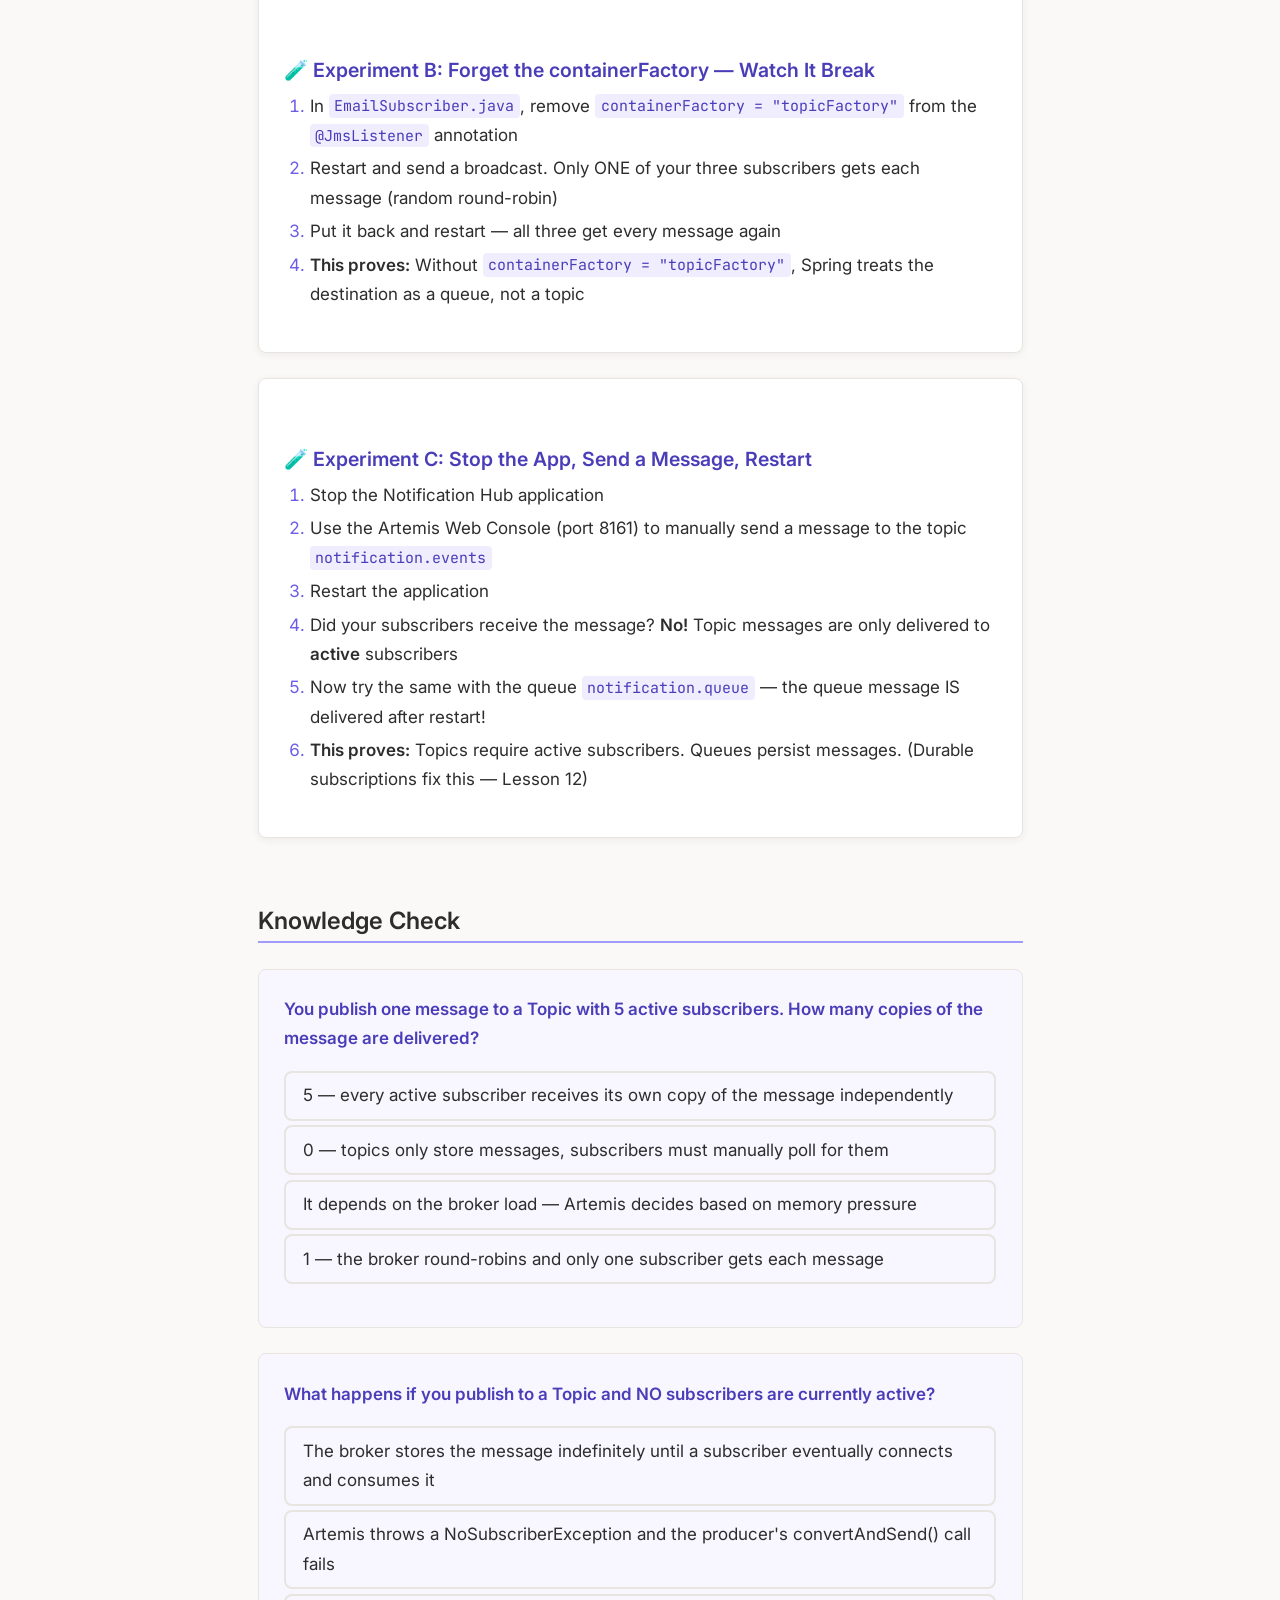
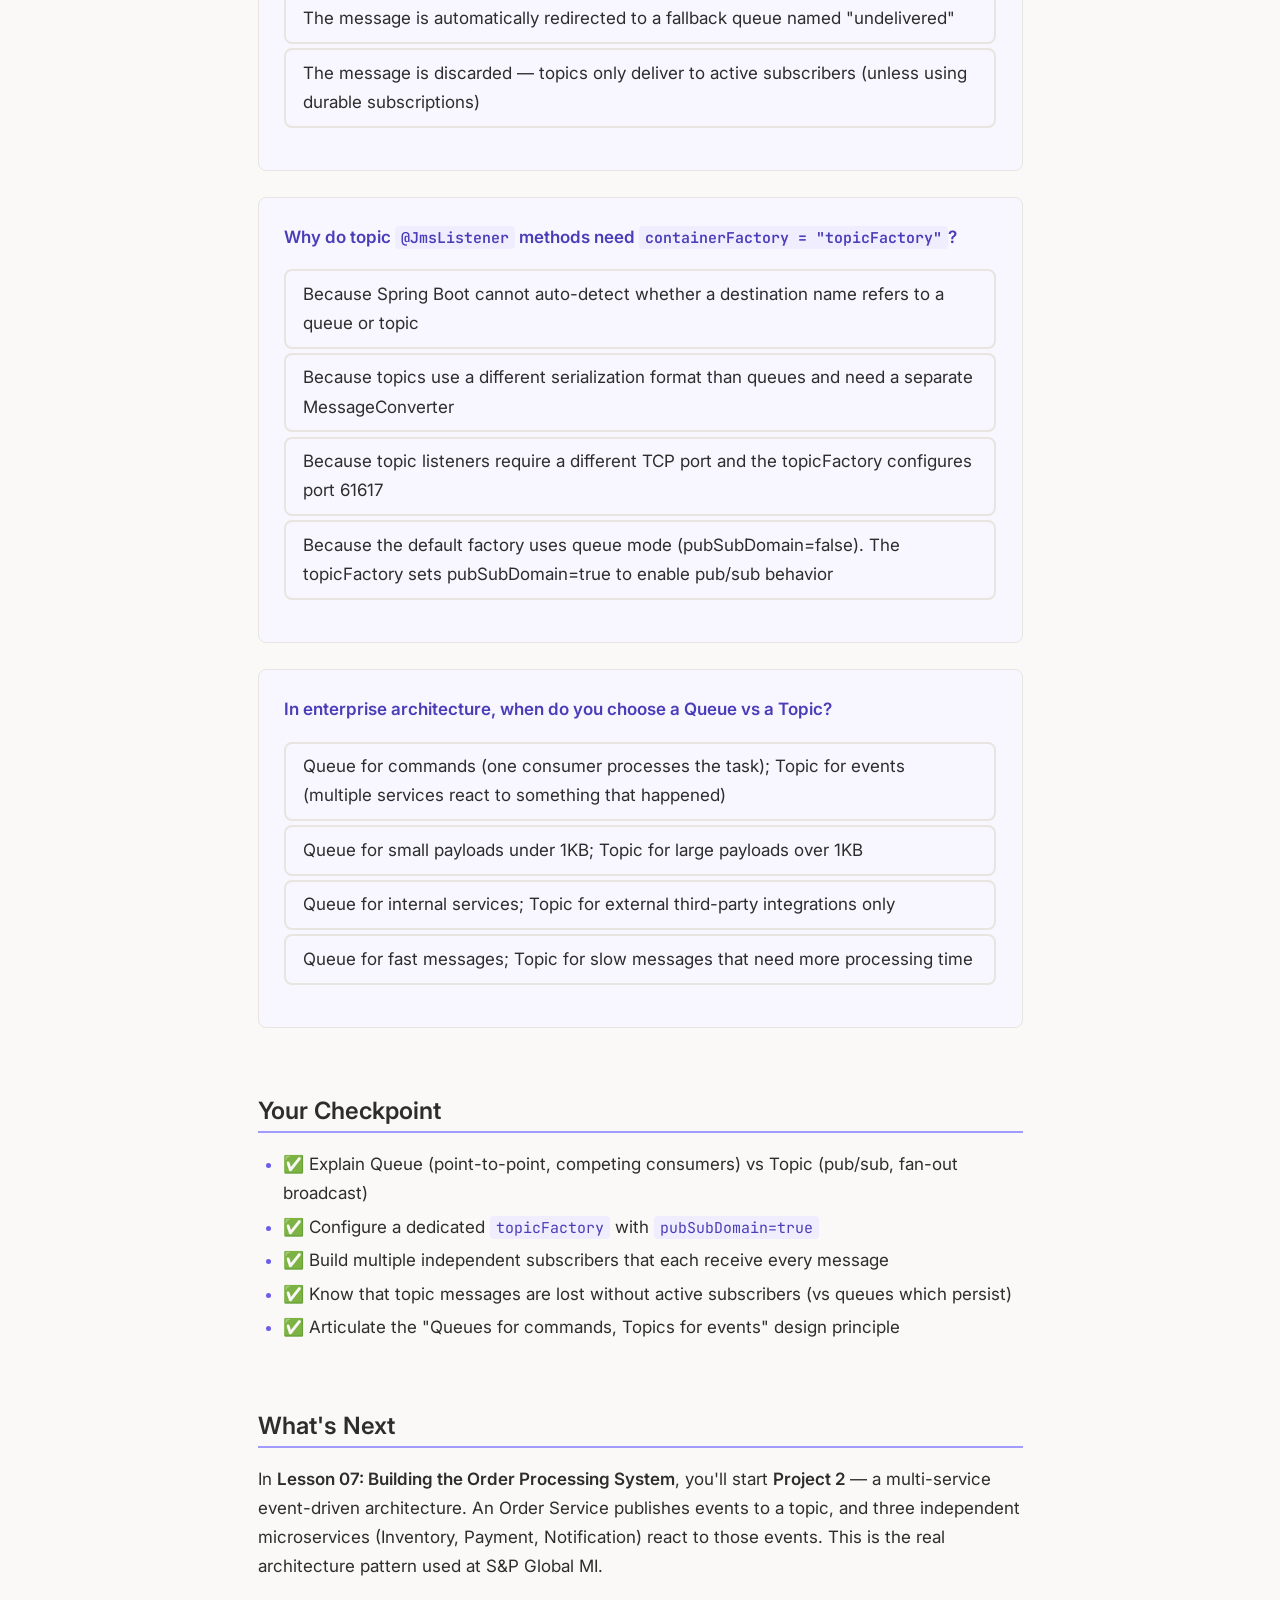
<file: lessons/0006-topics-and-pub-sub-patterns.html>
<!DOCTYPE html>
<html lang="en">
<head>
  <meta charset="UTF-8">
  <meta name="viewport" content="width=device-width, initial-scale=1.0">
  <title>Lesson 06 — Topics & Pub/Sub Patterns</title>
  <link rel="stylesheet" href="../assets/style.css">
</head>
<body>

<nav class="top-nav">
  <a href="../index.html" class="nav-btn home-btn" title="Course Index">🏠</a>
  <div class="nav-pages">
    <a href="0001-your-seven-day-roadmap.html" class="nav-btn " title="Day 1: Roadmap">1</a>
    <a href="0002-jms-mental-model-and-activemq-setup.html" class="nav-btn " title="Day 1: JMS Mental Model">2</a>
    <a href="0003-your-first-queue-send-and-receive.html" class="nav-btn " title="Day 1: First Queue">3</a>
    <a href="0004-spring-profiles-environment-configuration.html" class="nav-btn " title="Day 2: Profiles">4</a>
    <a href="0005-json-messages-and-messageconverter.html" class="nav-btn " title="Day 2: JSON">5</a>
    <a href="0006-topics-and-pub-sub-patterns.html" class="nav-btn active" title="Day 3: Topics">6</a>
    <a href="0007-building-the-order-processing-system.html" class="nav-btn " title="Day 3: Order Processing">7</a>
  </div>
</nav>

  

  <div class="lesson-header">
    <span class="lesson-badge badge-intermediate">Day 3</span>
    <h1>Topics &amp; Pub/Sub Patterns</h1>
    <p>Broadcast one event to many independent consumers — the backbone of event-driven architecture</p>
    <div class="lesson-meta">
      <span>📅 Lesson 06 of 14</span>
      <span>⏱ 45 min (read + code)</span>
      <span>🎯 Project: Notification Hub (multi-consumer upgrade)</span>
    </div>
  </div>

  <!-- ============================================================ -->

  <h2>What You'll Learn</h2>

  <ul>
    <li>The fundamental difference between <strong>Queues</strong> (point-to-point) and <strong>Topics</strong> (publish-subscribe) at the infrastructure level</li>
    <li>Why enterprise systems use Topics for event broadcasting (audit logs, analytics, notifications)</li>
    <li>How to configure a dedicated <code>JmsListenerContainerFactory</code> for topic subscriptions in Spring Boot</li>
    <li>How to build multiple independent consumers that each receive every message from a single topic</li>
    <li>The critical <code>pubSubDomain</code> flag and what happens if you forget it</li>
  </ul>

  <div class="callout callout-success">
    <div class="callout-label">Primary Resource</div>
    <p><a href="https://docs.spring.io/spring-boot/reference/messaging/jms.html">Spring Boot Reference: JMS</a> — See the section on customizing <code>JmsListenerContainerFactory</code> for topic vs queue distinction.</p>
  </div>

  <!-- ============================================================ -->

  <h2>Part 1: Queues vs Topics — The Infrastructure Model</h2>

  <h3>Queue: Point-to-Point (What You Built So Far)</h3>

  <p>In Lessons 03–05, you used a <strong>Queue</strong>. In queue-based messaging, each message is consumed by <strong>exactly one consumer</strong>. If three instances of your app are listening on the same queue, the broker load-balances — each message goes to only one of them.</p>

  <div class="diagram">
    <pre><code>
  QUEUE: POINT-TO-POINT (Competing Consumers)
  ════════════════════════════════════════════

  Producer ──→ [ notification.queue ] ──→ Consumer A  ✓ gets msg 1
                                     ──→ Consumer B  ✓ gets msg 2
                                     ──→ Consumer C  ✓ gets msg 3

  Each message delivered to EXACTLY ONE consumer.
  The broker round-robins across consumers.
  Use case: Work distribution, task processing, order fulfillment.
    </code></pre>
  </div>

  <h3>Topic: Publish-Subscribe (What We're Building Now)</h3>

  <p>A <strong>Topic</strong> is fundamentally different. Every message published to a topic is delivered to <strong>ALL active subscribers</strong>. Each subscriber gets its own independent copy.</p>

  <div class="diagram">
    <pre><code>
  TOPIC: PUBLISH-SUBSCRIBE (Fan-Out / Broadcast)
  ═══════════════════════════════════════════════

                                     ┌──→ Email Service     ✓ gets EVERY message
  Producer ──→ [ order.events ] ─────┼──→ SMS Service       ✓ gets EVERY message
                                     ├──→ Audit Logger      ✓ gets EVERY message
                                     └──→ Analytics Engine  ✓ gets EVERY message

  Each message delivered to ALL subscribers simultaneously.
  Subscribers are independent — they don't know about each other.
  Use case: Event notification, audit logging, real-time analytics.
    </code></pre>
  </div>

  <h3>When to Use Which?</h3>

  <table>
    <thead>
      <tr>
        <th>Criteria</th>
        <th>Queue (Point-to-Point)</th>
        <th>Topic (Pub/Sub)</th>
      </tr>
    </thead>
    <tbody>
      <tr>
        <td><strong>Delivery</strong></td>
        <td>One consumer per message</td>
        <td>All subscribers get every message</td>
      </tr>
      <tr>
        <td><strong>Consumer Coupling</strong></td>
        <td>Consumers compete for messages</td>
        <td>Consumers are completely independent</td>
      </tr>
      <tr>
        <td><strong>Use Case</strong></td>
        <td>Task distribution (process this order)</td>
        <td>Event broadcasting (an order was placed)</td>
      </tr>
      <tr>
        <td><strong>If No Consumer Active</strong></td>
        <td>Messages wait in the queue</td>
        <td>Messages are <strong>lost!</strong> (unless durable subscriber)</td>
      </tr>
      <tr>
        <td><strong>S&amp;P Example</strong></td>
        <td>Process credit rating calculation</td>
        <td>Broadcast "new rating published" event</td>
      </tr>
    </tbody>
  </table>

  <div class="callout callout-danger">
    <div class="callout-label">Interview Insight</div>
    <p>"In event-driven architectures, we use <strong>Queues for commands</strong> (do this work) and <strong>Topics for events</strong> (this thing happened). A queue says 'process this order.' A topic says 'an order was placed' — and whoever cares can listen. The producer doesn't know or care how many consumers exist."</p>
  </div>

  <!-- ============================================================ -->

  <h2>Part 2: The Infrastructure Detail — How Topics Work at the Broker</h2>

  <div class="diagram">
    <pre><code>
  WHAT HAPPENS INSIDE ARTEMIS WHEN YOU PUBLISH TO A TOPIC
  ═══════════════════════════════════════════════════════════

  1. Producer sends message to address "notification.events" (topic)
         │
         ▼
  2. Artemis looks up all ACTIVE SUBSCRIPTIONS on this address
         │
         ├──→ Subscription 1: EmailService  (connected via TCP)
         ├──→ Subscription 2: SmsService    (connected via TCP)
         └──→ Subscription 3: AuditLogger   (connected via TCP)
         │
         ▼
  3. Artemis creates a COPY of the message for each subscription
     and delivers independently to each consumer thread

  ⚠️ KEY DIFFERENCE FROM QUEUES:
     - Queue: Broker has ONE copy, delivers to ONE consumer
     - Topic: Broker creates N copies for N subscribers
     - Topic: If NO subscribers are active, the message is DISCARDED
       (unless using Durable Subscriptions — covered in Lesson 12)
    </code></pre>
  </div>

  <div class="callout callout-info">
    <div class="callout-label">Infrastructure Detail: Artemis Addressing Model</div>
    <p>Artemis uses an <strong>address model</strong> that unifies queues and topics under a single abstraction:</p>
    <ul>
      <li>An <strong>address</strong> is a named routing endpoint (like <code>notification.events</code>)</li>
      <li>A <strong>multicast</strong> address behaves as a Topic — messages go to all bound queues</li>
      <li>An <strong>anycast</strong> address behaves as a Queue — messages go to one bound queue</li>
    </ul>
    <p>When Spring sets <code>pubSubDomain=true</code>, it tells Artemis to treat the destination as a <strong>multicast</strong> address.</p>
  </div>

  <!-- ============================================================ -->

  <h2>Part 3: The <code>pubSubDomain</code> Problem</h2>

  <p>Here's the critical gotcha that trips up every beginner: Spring Boot's auto-configured <code>JmsListenerContainerFactory</code> defaults to <strong>queue mode</strong> (<code>pubSubDomain = false</code>). If you use <code>@JmsListener</code> on a topic destination without setting this flag, the listener will behave as a queue consumer — only one instance gets each message!</p>

  <p>The fix is to create a <strong>separate factory bean</strong> for topic listeners:</p>

  <div class="diagram">
    <pre><code>
  TWO FACTORIES, TWO MODES
  ════════════════════════

  Default Factory (auto-configured)
  ├── pubSubDomain = false (queue mode)
  └── Used by: @JmsListener(destination = "notification.queue")

  Custom "topicFactory" Bean (you create this)
  ├── pubSubDomain = true (topic mode)
  └── Used by: @JmsListener(destination = "notification.events",
                             containerFactory = "topicFactory")
    </code></pre>
  </div>

  <!-- ============================================================ -->

  <h2>Part 4: Build It — Upgrade Your Notification Hub</h2>

  <p>We will add topic-based broadcasting to your existing project. When a notification is sent, it now goes to BOTH a queue (for processing) AND a topic (for broadcasting to Email, SMS, and Audit services).</p>

  <h3>Step 1: Update application.yml (Base Config)</h3>

  <p>Add the topic destination name to your shared base config:</p>

  <pre data-lang="yaml"><code><span class="cmt"># src/main/resources/application.yml — add topic destination</span>
spring:
  application:
    name: NotificationHub
  profiles:
    active: dev

app:
  queue:
    notification: notification.queue     <span class="cmt"># existing queue (point-to-point)</span>
  topic:
    notification: notification.events    <span class="cmt"># NEW topic (pub/sub broadcast)</span></code></pre>

  <h3>Step 2: Update JmsConfig — Add the Topic Factory</h3>

  <p>Add a second factory bean to your existing <code>JmsConfig.java</code>:</p>

  <pre data-lang="java"><code><span class="cmt">// src/main/java/.../Config/JmsConfig.java</span>
<span class="kw">package</span> com.learningPath.springProfileAmq.NotificationHub.Config;

<span class="kw">import</span> jakarta.jms.ConnectionFactory;
<span class="kw">import</span> org.springframework.context.annotation.Bean;
<span class="kw">import</span> org.springframework.context.annotation.Configuration;
<span class="kw">import</span> org.springframework.jms.config.DefaultJmsListenerContainerFactory;
<span class="kw">import</span> org.springframework.jms.config.JmsListenerContainerFactory;
<span class="kw">import</span> org.springframework.jms.support.converter.MappingJackson2MessageConverter;
<span class="kw">import</span> org.springframework.jms.support.converter.MessageConverter;
<span class="kw">import</span> org.springframework.jms.support.converter.MessageType;

<span class="ann">@Configuration</span>
<span class="kw">public class</span> <span class="typ">JmsConfig</span> {

    <span class="cmt">// Existing bean from Lesson 05 — JSON message conversion</span>
    <span class="ann">@Bean</span>
    <span class="kw">public</span> <span class="typ">MessageConverter</span> jacksonJmsMessageConverter() {
        <span class="typ">MappingJackson2MessageConverter</span> converter = <span class="kw">new</span> <span class="typ">MappingJackson2MessageConverter</span>();
        converter.setTargetType(MessageType.TEXT);
        converter.setTypeIdPropertyName(<span class="str">"_type"</span>);
        <span class="kw">return</span> converter;
    }

    <span class="cmt">// NEW — Factory for Topic (pub/sub) listeners</span>
    <span class="ann">@Bean</span>
    <span class="kw">public</span> <span class="typ">JmsListenerContainerFactory</span>&lt;?&gt; topicFactory(
            <span class="typ">ConnectionFactory</span> connectionFactory,
            <span class="typ">MessageConverter</span> messageConverter) {

        <span class="typ">DefaultJmsListenerContainerFactory</span> factory = <span class="kw">new</span> <span class="typ">DefaultJmsListenerContainerFactory</span>();
        factory.setConnectionFactory(connectionFactory);     <span class="cmt">// same Artemis connection</span>
        factory.setMessageConverter(messageConverter);        <span class="cmt">// reuse our Jackson converter</span>
        factory.setPubSubDomain(<span class="kw">true</span>);                        <span class="cmt">// ← THE CRITICAL FLAG!</span>
        <span class="kw">return</span> factory;
    }
}</code></pre>

  <div class="callout callout-warning">
    <div class="callout-label">The Most Common Mistake</div>
    <p>If you forget <code>factory.setPubSubDomain(true)</code>, your <code>@JmsListener</code> will subscribe to a <strong>queue</strong> named <code>notification.events</code> instead of a <strong>topic</strong>. Only one consumer will receive each message. You'll spend hours debugging why your Email and SMS services aren't both getting the same event.</p>
  </div>

  <h3>Step 3: Update NotificationSender — Publish to the Topic</h3>

  <p>Add a topic publishing method alongside your existing queue send:</p>

  <pre data-lang="java"><code><span class="cmt">// src/main/java/.../Service/NotificationSender.java</span>
<span class="kw">package</span> com.learningPath.springProfileAmq.NotificationHub.Service;

<span class="kw">import</span> org.slf4j.Logger;
<span class="kw">import</span> org.slf4j.LoggerFactory;
<span class="kw">import</span> org.springframework.beans.factory.annotation.Value;
<span class="kw">import</span> org.springframework.jms.core.JmsTemplate;
<span class="kw">import</span> org.springframework.stereotype.Service;
<span class="kw">import</span> com.learningPath.springProfileAmq.NotificationHub.Model.NotificationMessage;

<span class="ann">@Service</span>
<span class="kw">public class</span> <span class="typ">NotificationSender</span> {

    <span class="kw">private final</span> <span class="typ">Logger</span> log = LoggerFactory.getLogger(<span class="kw">this</span>.getClass());
    <span class="kw">private final</span> <span class="typ">JmsTemplate</span> jmsTemplate;

    <span class="ann">@Value</span>(<span class="str">"${app.queue.notification}"</span>)
    <span class="kw">private</span> <span class="typ">String</span> queueName;

    <span class="ann">@Value</span>(<span class="str">"${app.topic.notification}"</span>)
    <span class="kw">private</span> <span class="typ">String</span> topicName;

    <span class="kw">public</span> <span class="typ">NotificationSender</span>(<span class="typ">JmsTemplate</span> jmsTemplate) {
        <span class="kw">this</span>.jmsTemplate = jmsTemplate;
    }

    <span class="cmt">// Existing — send to queue (point-to-point processing)</span>
    <span class="kw">public void</span> sendToQueue(<span class="typ">NotificationMessage</span> message) {
        log.info(<span class="str">"📤 [QUEUE] Sending to [{}]: {}"</span>, queueName, message);
        jmsTemplate.convertAndSend(queueName, message);
    }

    <span class="cmt">// NEW — publish to topic (broadcast to all subscribers)</span>
    <span class="kw">public void</span> publishToTopic(<span class="typ">NotificationMessage</span> message) {
        log.info(<span class="str">"📢 [TOPIC] Broadcasting to [{}]: {}"</span>, topicName, message);
        jmsTemplate.setPubSubDomain(<span class="kw">true</span>);   <span class="cmt">// switch to topic mode for this send</span>
        jmsTemplate.convertAndSend(topicName, message);
        jmsTemplate.setPubSubDomain(<span class="kw">false</span>);  <span class="cmt">// reset back to queue mode</span>
    }
}</code></pre>

  <div class="callout callout-info">
    <div class="callout-label">Infrastructure Detail: Why Toggle pubSubDomain?</div>
    <p>The <code>JmsTemplate</code> bean is shared across your entire application. By default it's in <strong>queue mode</strong> (<code>pubSubDomain=false</code>). When you want to send to a topic, you temporarily flip the flag. In production, a cleaner approach is to create two separate <code>JmsTemplate</code> beans — one for queues, one for topics. We keep it simple here to focus on the concept.</p>
  </div>

  <h3>Step 4: Create Topic Subscribers</h3>

  <p>Create three independent subscriber services. Each simulates a different downstream system:</p>

  <pre data-lang="java"><code><span class="cmt">// src/main/java/.../Service/EmailSubscriber.java</span>
<span class="kw">package</span> com.learningPath.springProfileAmq.NotificationHub.Service;

<span class="kw">import</span> org.slf4j.Logger;
<span class="kw">import</span> org.slf4j.LoggerFactory;
<span class="kw">import</span> org.springframework.jms.annotation.JmsListener;
<span class="kw">import</span> org.springframework.stereotype.Service;
<span class="kw">import</span> com.learningPath.springProfileAmq.NotificationHub.Model.NotificationMessage;

<span class="ann">@Service</span>
<span class="kw">public class</span> <span class="typ">EmailSubscriber</span> {

    <span class="kw">private final</span> <span class="typ">Logger</span> log = LoggerFactory.getLogger(<span class="kw">this</span>.getClass());

    <span class="ann">@JmsListener</span>(destination = <span class="str">"${app.topic.notification}"</span>,
                 containerFactory = <span class="str">"topicFactory"</span>)    <span class="cmt">// ← uses our pub/sub factory!</span>
    <span class="kw">public void</span> onNotification(<span class="typ">NotificationMessage</span> msg) {
        log.info(<span class="str">"📧 [EMAIL] Sending email to {}: {}"</span>, msg.getRecipient(), msg.getContent());
    }
}</code></pre>

  <pre data-lang="java"><code><span class="cmt">// src/main/java/.../Service/SmsSubscriber.java</span>
<span class="kw">package</span> com.learningPath.springProfileAmq.NotificationHub.Service;

<span class="kw">import</span> org.slf4j.Logger;
<span class="kw">import</span> org.slf4j.LoggerFactory;
<span class="kw">import</span> org.springframework.jms.annotation.JmsListener;
<span class="kw">import</span> org.springframework.stereotype.Service;
<span class="kw">import</span> com.learningPath.springProfileAmq.NotificationHub.Model.NotificationMessage;

<span class="ann">@Service</span>
<span class="kw">public class</span> <span class="typ">SmsSubscriber</span> {

    <span class="kw">private final</span> <span class="typ">Logger</span> log = LoggerFactory.getLogger(<span class="kw">this</span>.getClass());

    <span class="ann">@JmsListener</span>(destination = <span class="str">"${app.topic.notification}"</span>,
                 containerFactory = <span class="str">"topicFactory"</span>)
    <span class="kw">public void</span> onNotification(<span class="typ">NotificationMessage</span> msg) {
        log.info(<span class="str">"📱 [SMS] Sending SMS to {}: {}"</span>, msg.getRecipient(), msg.getContent());
    }
}</code></pre>

  <pre data-lang="java"><code><span class="cmt">// src/main/java/.../Service/AuditSubscriber.java</span>
<span class="kw">package</span> com.learningPath.springProfileAmq.NotificationHub.Service;

<span class="kw">import</span> org.slf4j.Logger;
<span class="kw">import</span> org.slf4j.LoggerFactory;
<span class="kw">import</span> org.springframework.jms.annotation.JmsListener;
<span class="kw">import</span> org.springframework.stereotype.Service;
<span class="kw">import</span> com.learningPath.springProfileAmq.NotificationHub.Model.NotificationMessage;

<span class="ann">@Service</span>
<span class="kw">public class</span> <span class="typ">AuditSubscriber</span> {

    <span class="kw">private final</span> <span class="typ">Logger</span> log = LoggerFactory.getLogger(<span class="kw">this</span>.getClass());

    <span class="ann">@JmsListener</span>(destination = <span class="str">"${app.topic.notification}"</span>,
                 containerFactory = <span class="str">"topicFactory"</span>)
    <span class="kw">public void</span> onNotification(<span class="typ">NotificationMessage</span> msg) {
        log.info(<span class="str">"📋 [AUDIT] Logged notification {} for {} at {}"</span>, 
                 msg.getId(), msg.getRecipient(), msg.getTimestamp());
    }
}</code></pre>

  <p><strong>Notice the key difference from your queue listener:</strong> each subscriber specifies <code>containerFactory = "topicFactory"</code>. This tells Spring to use the pub/sub factory we created.</p>

  <h3>Step 5: Update NotificationController</h3>

  <p>Add a new endpoint that publishes to the topic, alongside your existing queue endpoint:</p>

  <pre data-lang="java"><code><span class="cmt">// src/main/java/.../Controller/NotificationController.java</span>
<span class="kw">package</span> com.learningPath.springProfileAmq.NotificationHub.Controller;

<span class="kw">import</span> java.util.UUID;
<span class="kw">import</span> org.slf4j.Logger;
<span class="kw">import</span> org.slf4j.LoggerFactory;
<span class="kw">import</span> org.springframework.http.ResponseEntity;
<span class="kw">import</span> org.springframework.web.bind.annotation.*;
<span class="kw">import</span> com.learningPath.springProfileAmq.NotificationHub.Model.NotificationMessage;
<span class="kw">import</span> com.learningPath.springProfileAmq.NotificationHub.Service.NotificationSender;

<span class="ann">@RestController</span>
<span class="ann">@RequestMapping</span>(<span class="str">"/app"</span>)
<span class="kw">public class</span> <span class="typ">NotificationController</span> {

    <span class="kw">private final</span> <span class="typ">Logger</span> log = LoggerFactory.getLogger(<span class="kw">this</span>.getClass());
    <span class="kw">private final</span> <span class="typ">NotificationSender</span> sender;

    <span class="kw">public</span> <span class="typ">NotificationController</span>(<span class="typ">NotificationSender</span> sender) {
        <span class="kw">this</span>.sender = sender;
    }

    <span class="cmt">// Existing queue endpoint (from Lesson 05)</span>
    <span class="ann">@PostMapping</span>(<span class="str">"/notify"</span>)
    <span class="kw">public</span> <span class="typ">ResponseEntity</span>&lt;<span class="typ">NotificationMessage</span>&gt; notify(
            <span class="ann">@RequestParam</span> <span class="typ">String</span> recipient, 
            <span class="ann">@RequestParam</span> <span class="typ">String</span> content) {

        <span class="typ">String</span> alertId = <span class="str">"ALT-"</span> + UUID.randomUUID().toString().substring(0, 8).toUpperCase();
        <span class="typ">NotificationMessage</span> msg = <span class="kw">new</span> <span class="typ">NotificationMessage</span>(alertId, recipient, content, <span class="str">"DISPATCHED"</span>);
        sender.sendToQueue(msg);
        <span class="kw">return</span> ResponseEntity.ok(msg);
    }

    <span class="cmt">// NEW — broadcast to all subscribers via topic</span>
    <span class="ann">@PostMapping</span>(<span class="str">"/broadcast"</span>)
    <span class="kw">public</span> <span class="typ">ResponseEntity</span>&lt;<span class="typ">NotificationMessage</span>&gt; broadcast(
            <span class="ann">@RequestParam</span> <span class="typ">String</span> recipient,
            <span class="ann">@RequestParam</span> <span class="typ">String</span> content) {

        <span class="typ">String</span> alertId = <span class="str">"BRC-"</span> + UUID.randomUUID().toString().substring(0, 8).toUpperCase();
        <span class="typ">NotificationMessage</span> msg = <span class="kw">new</span> <span class="typ">NotificationMessage</span>(alertId, recipient, content, <span class="str">"BROADCAST"</span>);
        sender.publishToTopic(msg);
        <span class="kw">return</span> ResponseEntity.ok(msg);
    }
}</code></pre>

  <!-- ============================================================ -->

  <h2>Part 5: Run &amp; Verify</h2>

  <h3>Start the Application</h3>
  <pre data-lang="bash"><code>./mvnw spring-boot:run -Dspring-boot.run.profiles=dev</code></pre>

  <h3>Test Queue (Point-to-Point — one consumer)</h3>
  <pre data-lang="bash"><code>curl -X POST "http://localhost:8081/app/notify?recipient=koushal@test.com&content=Queue+Test"</code></pre>
  <p>You should see <strong>one</strong> consumer receive the message (your existing <code>NotificationListner</code>).</p>

  <h3>Test Topic (Broadcast — all three subscribers)</h3>
  <pre data-lang="bash"><code>curl -X POST "http://localhost:8081/app/broadcast?recipient=koushal@test.com&content=Broadcast+Test"</code></pre>
  <p>You should see <strong>three lines</strong> in the console — ALL subscribers received the SAME message:</p>
  <pre data-lang="bash"><code>📢 [TOPIC] Broadcasting to [notification.events]: NotificationMessage{...}
📧 [EMAIL] Sending email to koushal@test.com: Broadcast Test
📱 [SMS] Sending SMS to koushal@test.com: Broadcast Test
📋 [AUDIT] Logged notification BRC-A1B2C3D4 for koushal@test.com at 2026-07-29T17:10:...</code></pre>

  <!-- ============================================================ -->

  <h2>Part 6: Experiments (Desirable Difficulty)</h2>

  <div class="card">
    <h3>🧪 Experiment A: Remove One Subscriber — Others Still Work</h3>
    <ol>
      <li>Comment out the <code>@Service</code> annotation on <code>SmsSubscriber.java</code></li>
      <li>Restart the app and send a broadcast</li>
      <li>Notice: Email and Audit still receive the message — SMS is simply gone</li>
      <li><strong>This proves:</strong> Subscribers are fully independent. Adding or removing one has ZERO impact on others. This is the power of event-driven decoupling.</li>
    </ol>
  </div>

  <div class="card">
    <h3>🧪 Experiment B: Forget the containerFactory — Watch It Break</h3>
    <ol>
      <li>In <code>EmailSubscriber.java</code>, remove <code>containerFactory = "topicFactory"</code> from the <code>@JmsListener</code> annotation</li>
      <li>Restart and send a broadcast. Only ONE of your three subscribers gets each message (random round-robin)</li>
      <li>Put it back and restart — all three get every message again</li>
      <li><strong>This proves:</strong> Without <code>containerFactory = "topicFactory"</code>, Spring treats the destination as a queue, not a topic</li>
    </ol>
  </div>

  <div class="card">
    <h3>🧪 Experiment C: Stop the App, Send a Message, Restart</h3>
    <ol>
      <li>Stop the Notification Hub application</li>
      <li>Use the Artemis Web Console (port 8161) to manually send a message to the topic <code>notification.events</code></li>
      <li>Restart the application</li>
      <li>Did your subscribers receive the message? <strong>No!</strong> Topic messages are only delivered to <strong>active</strong> subscribers</li>
      <li>Now try the same with the queue <code>notification.queue</code> — the queue message IS delivered after restart!</li>
      <li><strong>This proves:</strong> Topics require active subscribers. Queues persist messages. (Durable subscriptions fix this — Lesson 12)</li>
    </ol>
  </div>

  <!-- ============================================================ -->

  <h2>Knowledge Check</h2>

  <div class="quiz" data-quiz="q1">
    <p class="quiz-question">You publish one message to a Topic with 5 active subscribers. How many copies of the message are delivered?</p>
    <ul class="quiz-options">
      <li data-correct data-explanation="In pub/sub, EVERY active subscriber gets its own independent copy of every message. 5 subscribers = 5 deliveries.">5 — every active subscriber receives its own copy of the message independently</li>
      <li>1 — the broker round-robins and only one subscriber gets each message</li>
      <li>It depends on the broker load — Artemis decides based on memory pressure</li>
      <li>0 — topics only store messages, subscribers must manually poll for them</li>
    </ul>
    <div class="quiz-feedback"></div>
  </div>

  <div class="quiz" data-quiz="q2">
    <p class="quiz-question">What happens if you publish to a Topic and NO subscribers are currently active?</p>
    <ul class="quiz-options">
      <li data-correct data-explanation="Without durable subscriptions, topic messages are fire-and-forget. No active subscriber = message is discarded. Queues retain messages; topics don't (by default).">The message is discarded — topics only deliver to active subscribers (unless using durable subscriptions)</li>
      <li>The broker stores the message indefinitely until a subscriber eventually connects and consumes it</li>
      <li>The message is automatically redirected to a fallback queue named "undelivered"</li>
      <li>Artemis throws a NoSubscriberException and the producer's convertAndSend() call fails</li>
    </ul>
    <div class="quiz-feedback"></div>
  </div>

  <div class="quiz" data-quiz="q3">
    <p class="quiz-question">Why do topic <code>@JmsListener</code> methods need <code>containerFactory = "topicFactory"</code>?</p>
    <ul class="quiz-options">
      <li data-correct data-explanation="The default factory has pubSubDomain=false (queue mode). Our topicFactory has pubSubDomain=true. Without it, the listener subscribes as a competing queue consumer, not a broadcast subscriber.">Because the default factory uses queue mode (pubSubDomain=false). The topicFactory sets pubSubDomain=true to enable pub/sub behavior</li>
      <li>Because topic listeners require a different TCP port and the topicFactory configures port 61617</li>
      <li>Because Spring Boot cannot auto-detect whether a destination name refers to a queue or topic</li>
      <li>Because topics use a different serialization format than queues and need a separate MessageConverter</li>
    </ul>
    <div class="quiz-feedback"></div>
  </div>

  <div class="quiz" data-quiz="q4">
    <p class="quiz-question">In enterprise architecture, when do you choose a Queue vs a Topic?</p>
    <ul class="quiz-options">
      <li data-correct data-explanation="Queues for commands: 'do this work' (one handler). Topics for events: 'this happened' (many interested parties). This is the CQRS/event-driven distinction.">Queue for commands (one consumer processes the task); Topic for events (multiple services react to something that happened)</li>
      <li>Queue for fast messages; Topic for slow messages that need more processing time</li>
      <li>Queue for small payloads under 1KB; Topic for large payloads over 1KB</li>
      <li>Queue for internal services; Topic for external third-party integrations only</li>
    </ul>
    <div class="quiz-feedback"></div>
  </div>

  <!-- ============================================================ -->

  <h2>Your Checkpoint</h2>

  <ul>
    <li>✅ Explain Queue (point-to-point, competing consumers) vs Topic (pub/sub, fan-out broadcast)</li>
    <li>✅ Configure a dedicated <code>topicFactory</code> with <code>pubSubDomain=true</code></li>
    <li>✅ Build multiple independent subscribers that each receive every message</li>
    <li>✅ Know that topic messages are lost without active subscribers (vs queues which persist)</li>
    <li>✅ Articulate the "Queues for commands, Topics for events" design principle</li>
  </ul>

  <!-- ============================================================ -->

  <h2>What's Next</h2>

  <p>In <strong>Lesson 07: Building the Order Processing System</strong>, you'll start <strong>Project 2</strong> — a multi-service event-driven architecture. An Order Service publishes events to a topic, and three independent microservices (Inventory, Payment, Notification) react to those events. This is the real architecture pattern used at S&amp;P Global MI.</p>

  <!-- ============================================================ -->

  <div class="teacher-prompt">
    <strong>💬 Questions?</strong><br>
    Not sure when to use a Queue vs Topic? Confused about durable subscribers? Ask me — this Queue/Topic distinction is one of the top 3 JMS interview questions.
    <br><br>
    When you've built and tested the topic subscribers, move on to <strong>Lesson 07</strong>.
  </div>

  <div class="lesson-nav">
    <a href="../index.html">🏠 Course Index</a>
    <a href="0005-json-messages-and-messageconverter.html">← Lesson 05: JSON Messages</a>
    <a href="0007-building-the-order-processing-system.html">Next: Lesson 07 — Order Processing System →</a>
  </div>

  <script src="../assets/quiz.js"></script>

</body>
</html>
</file>
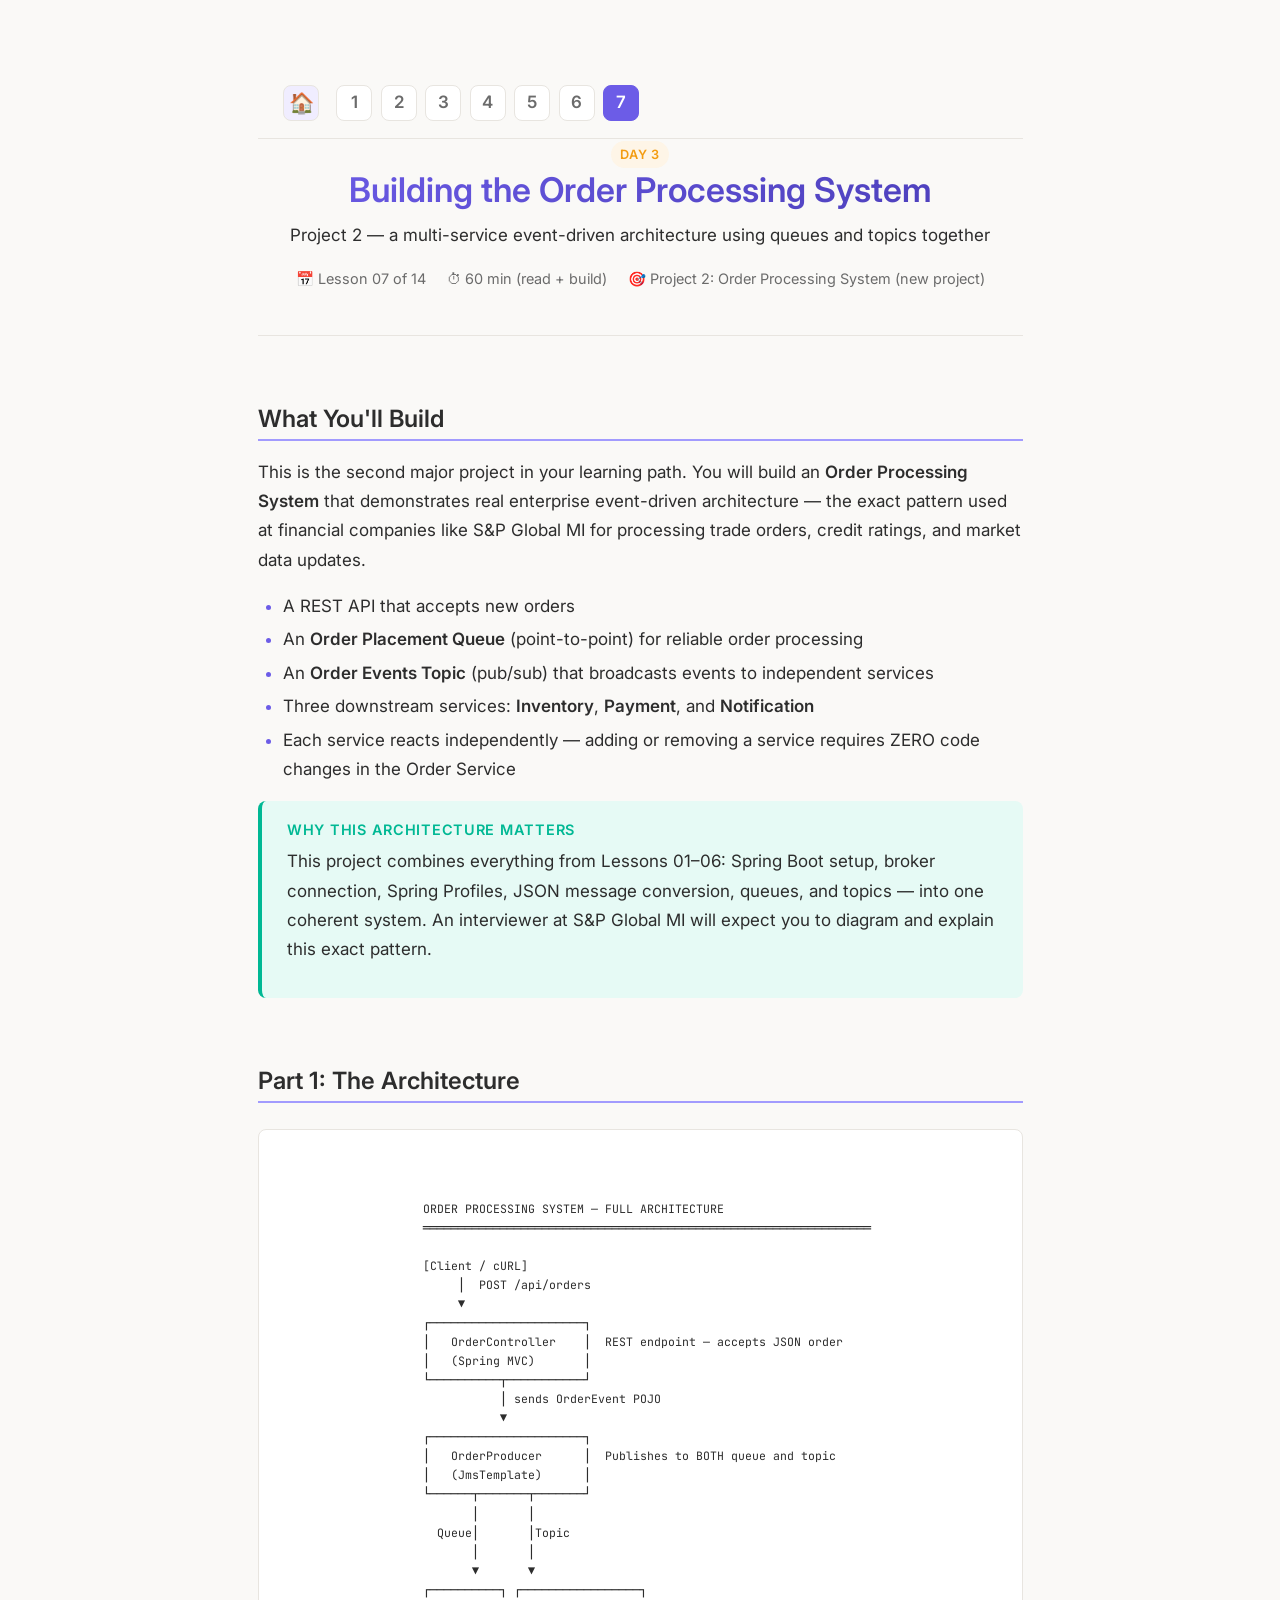
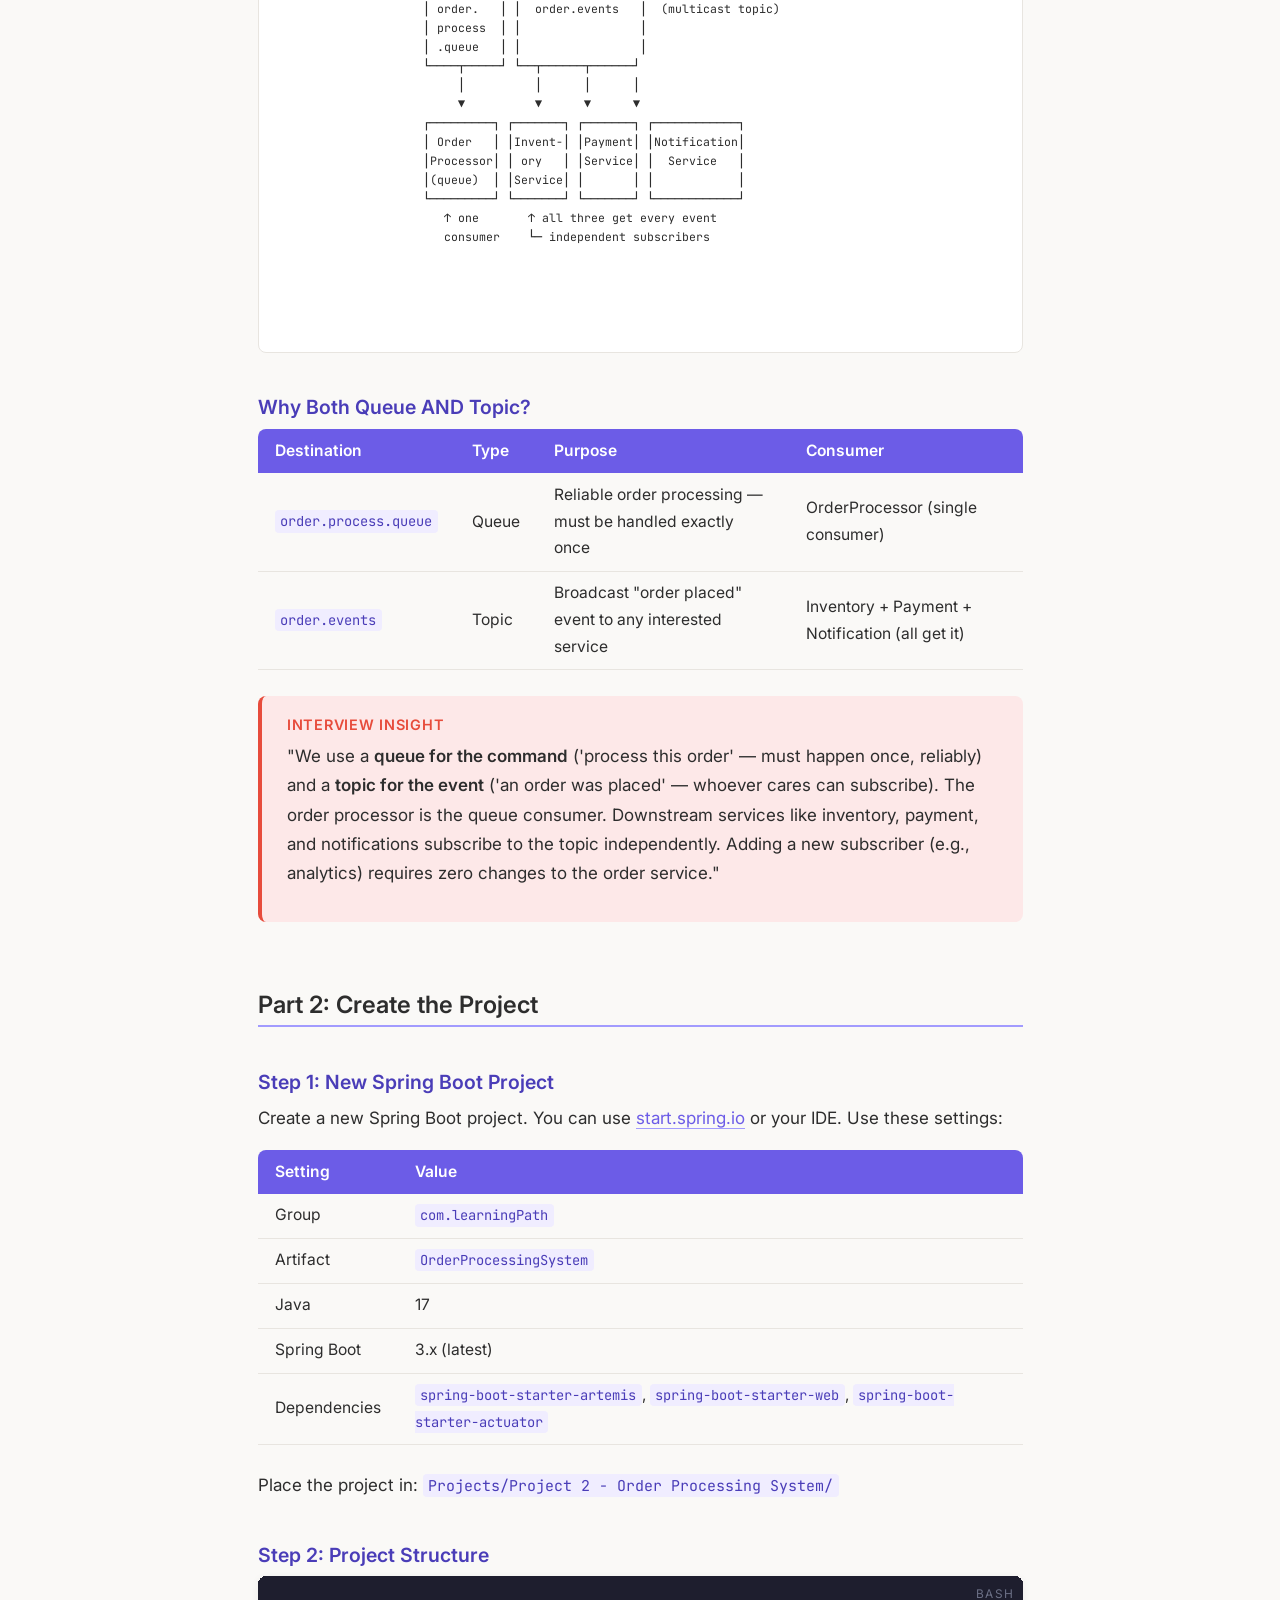
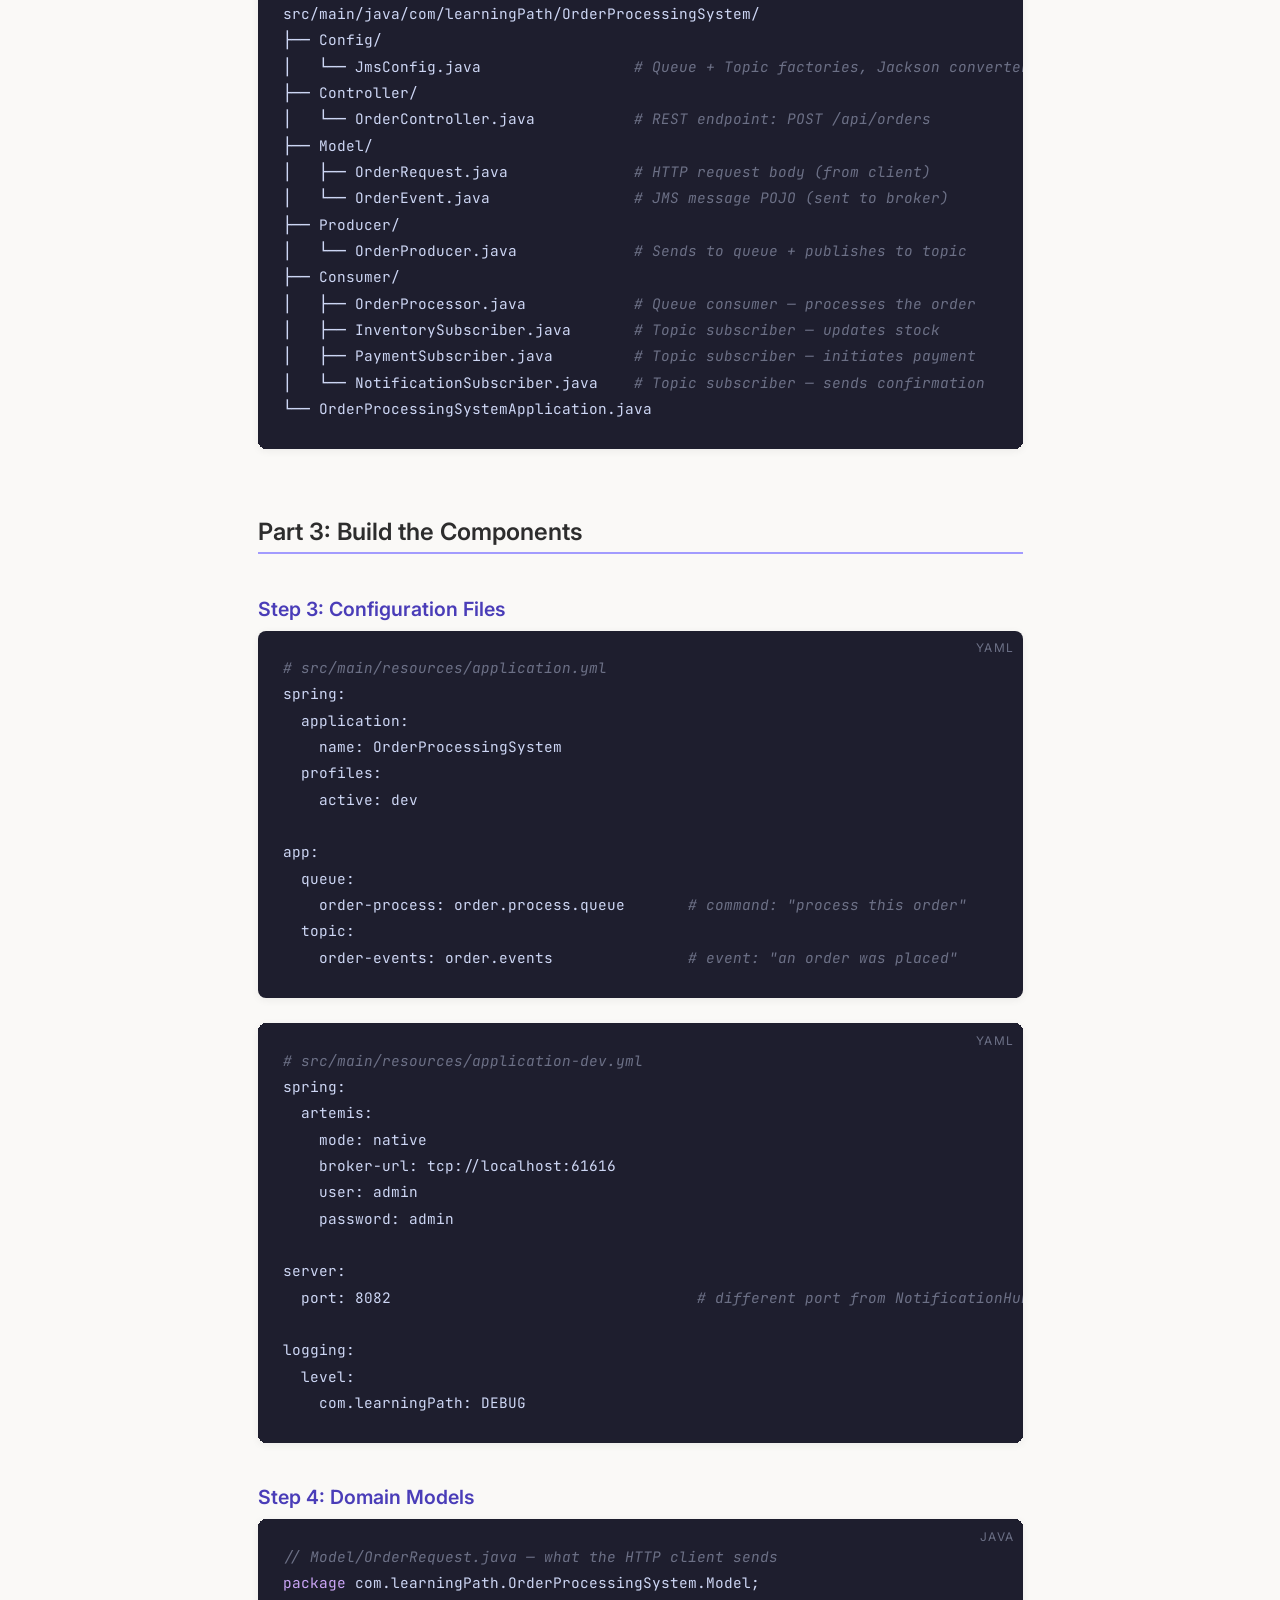
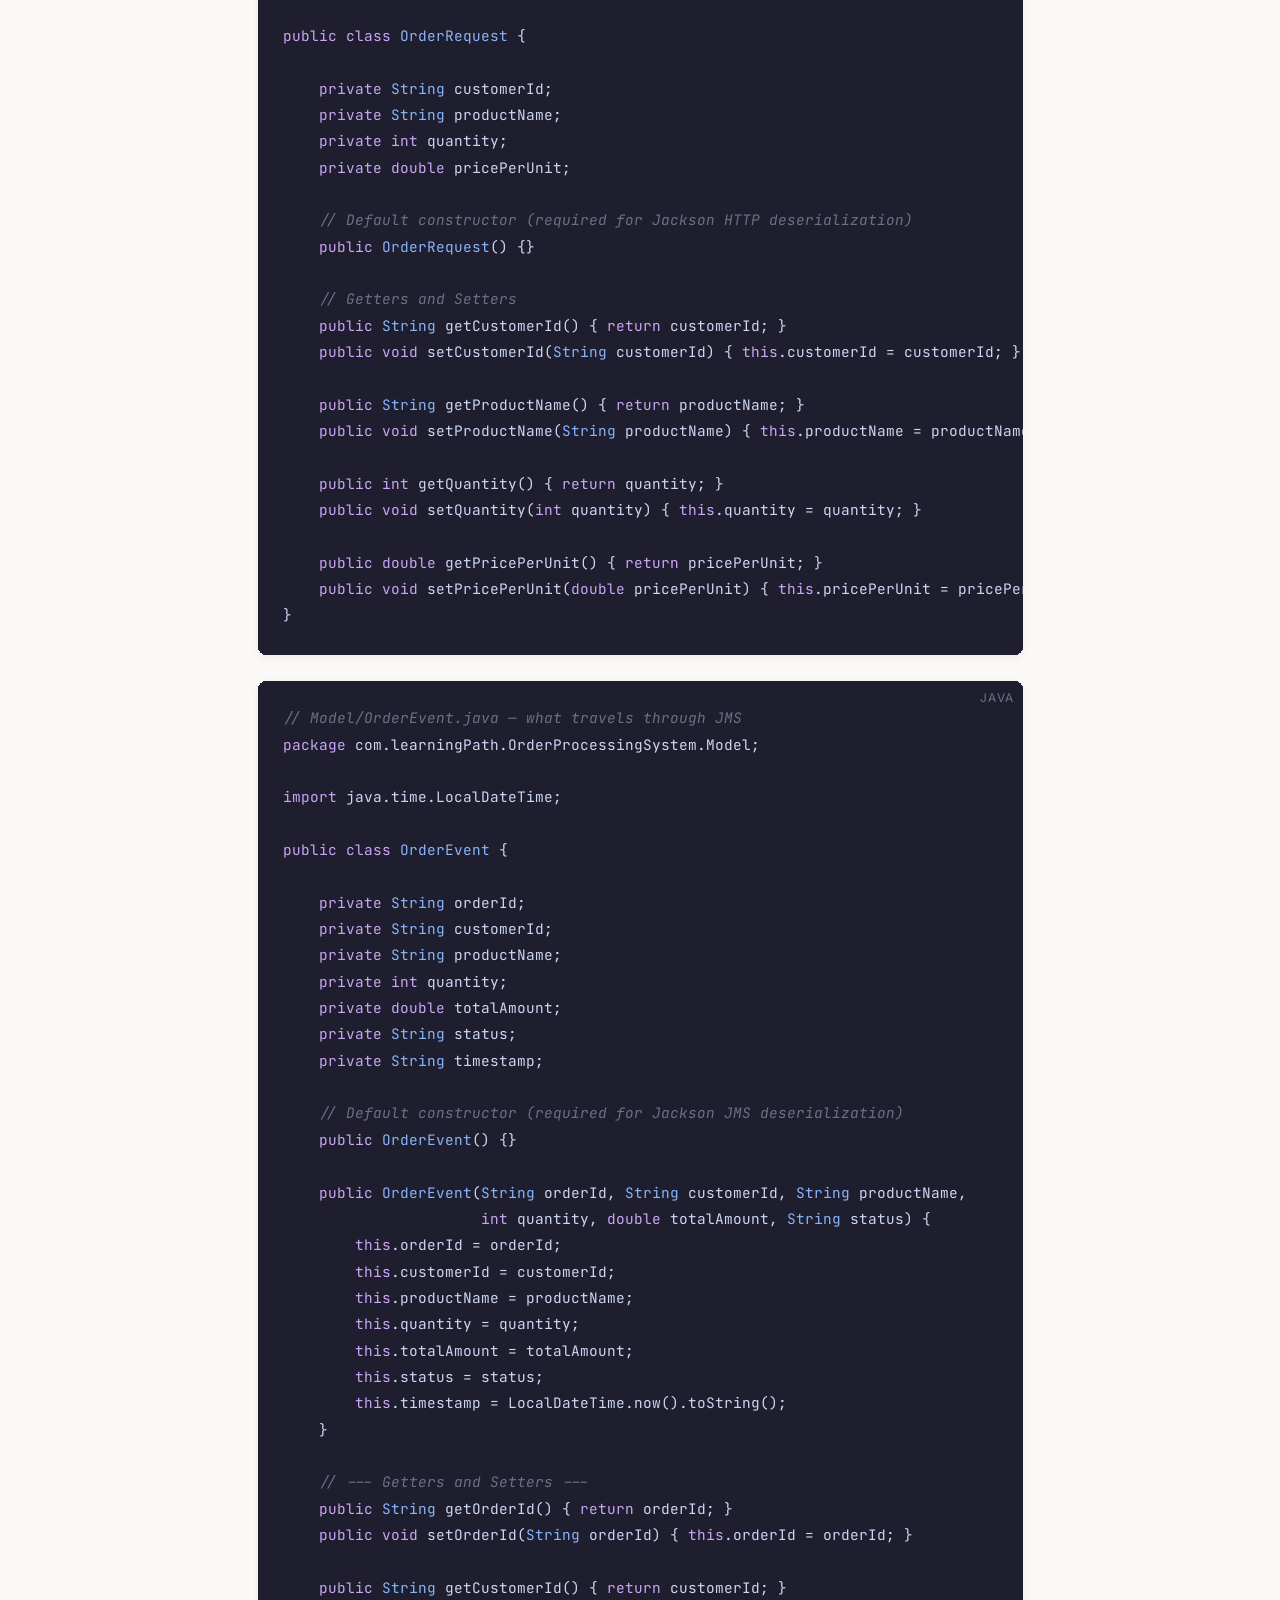
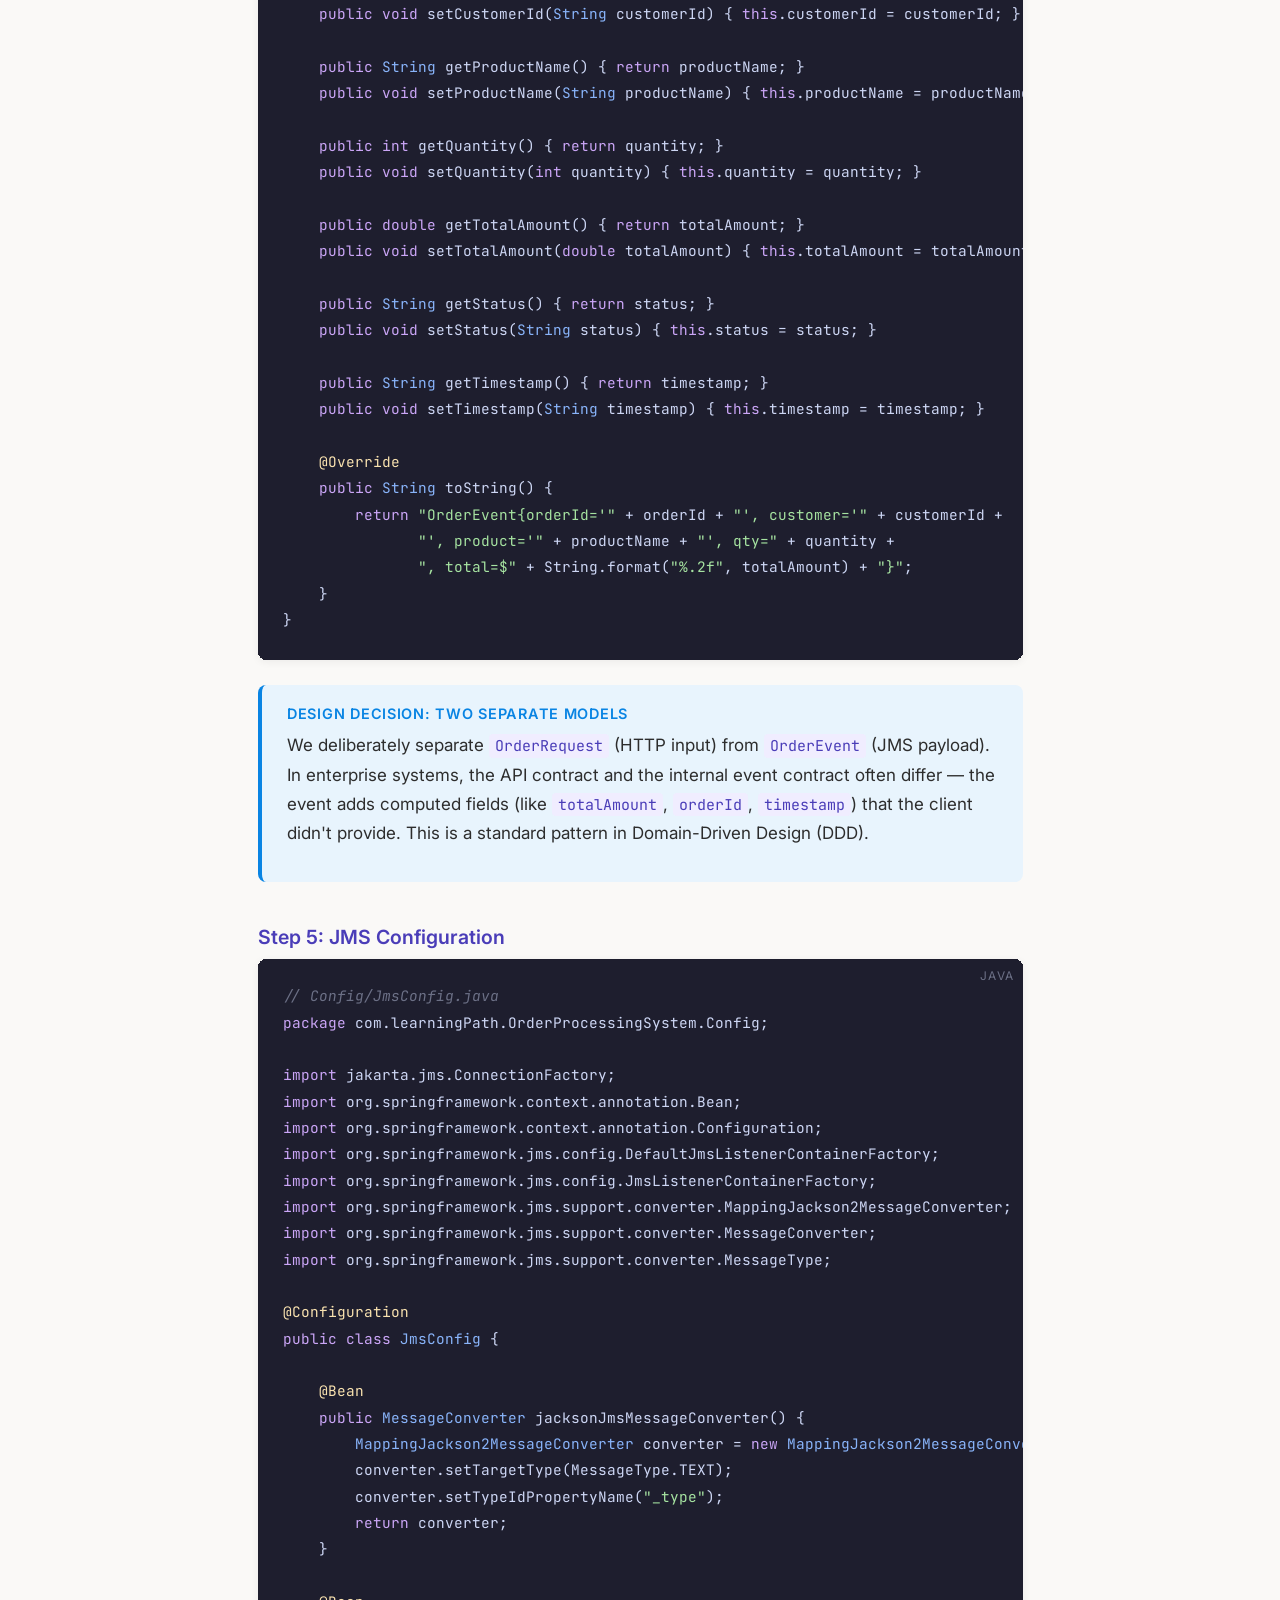
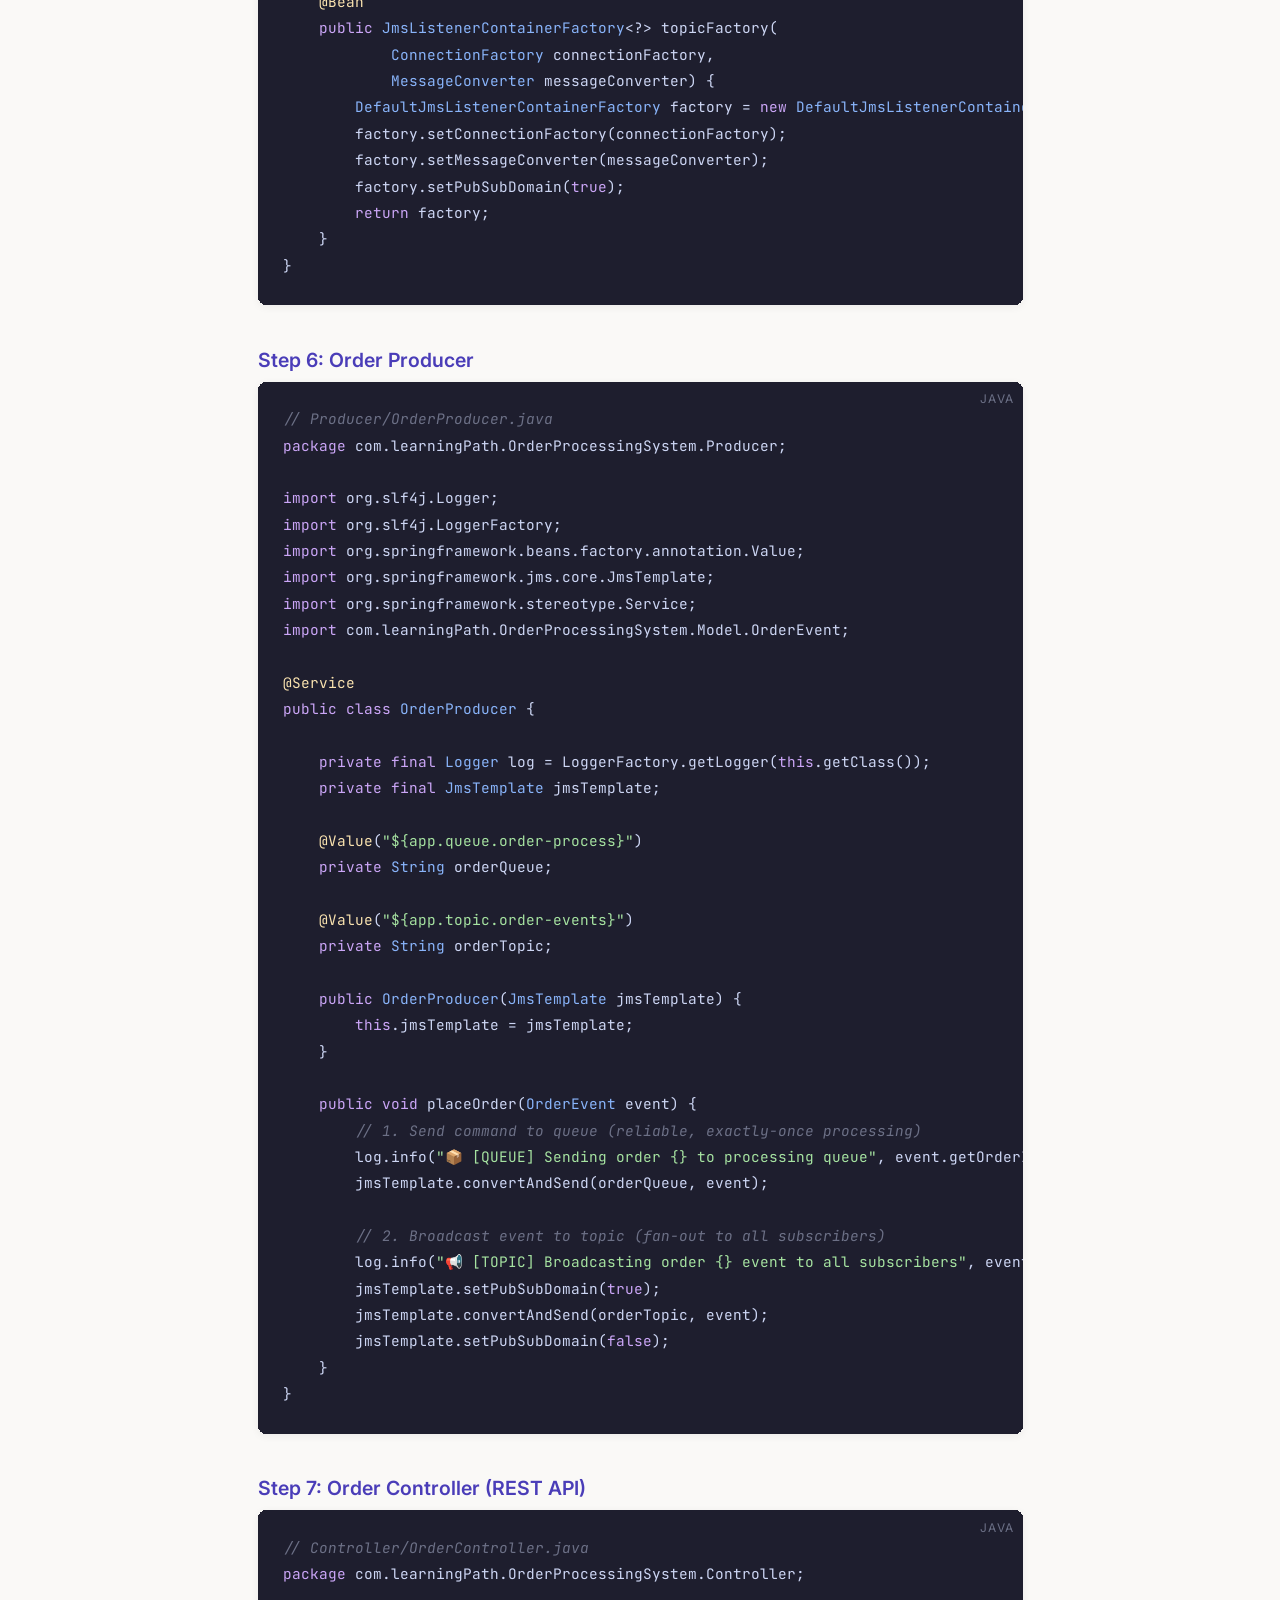
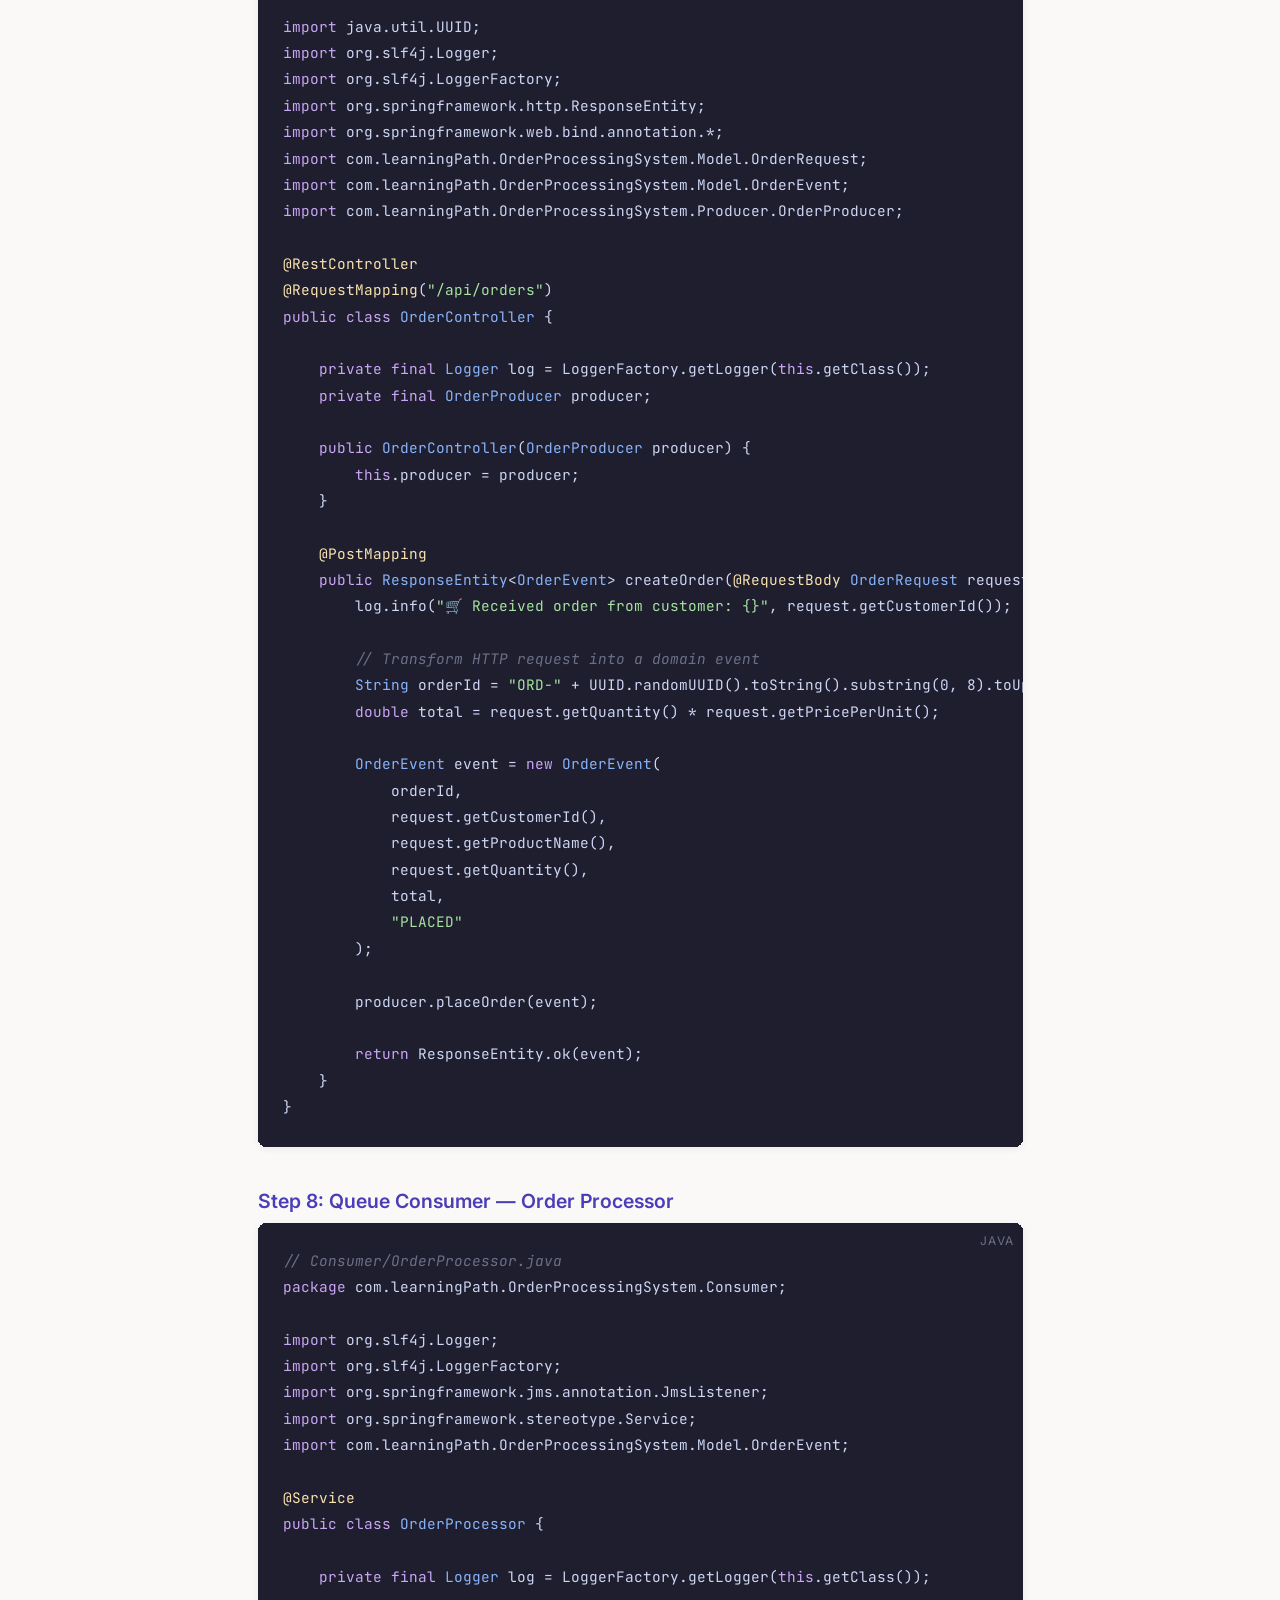
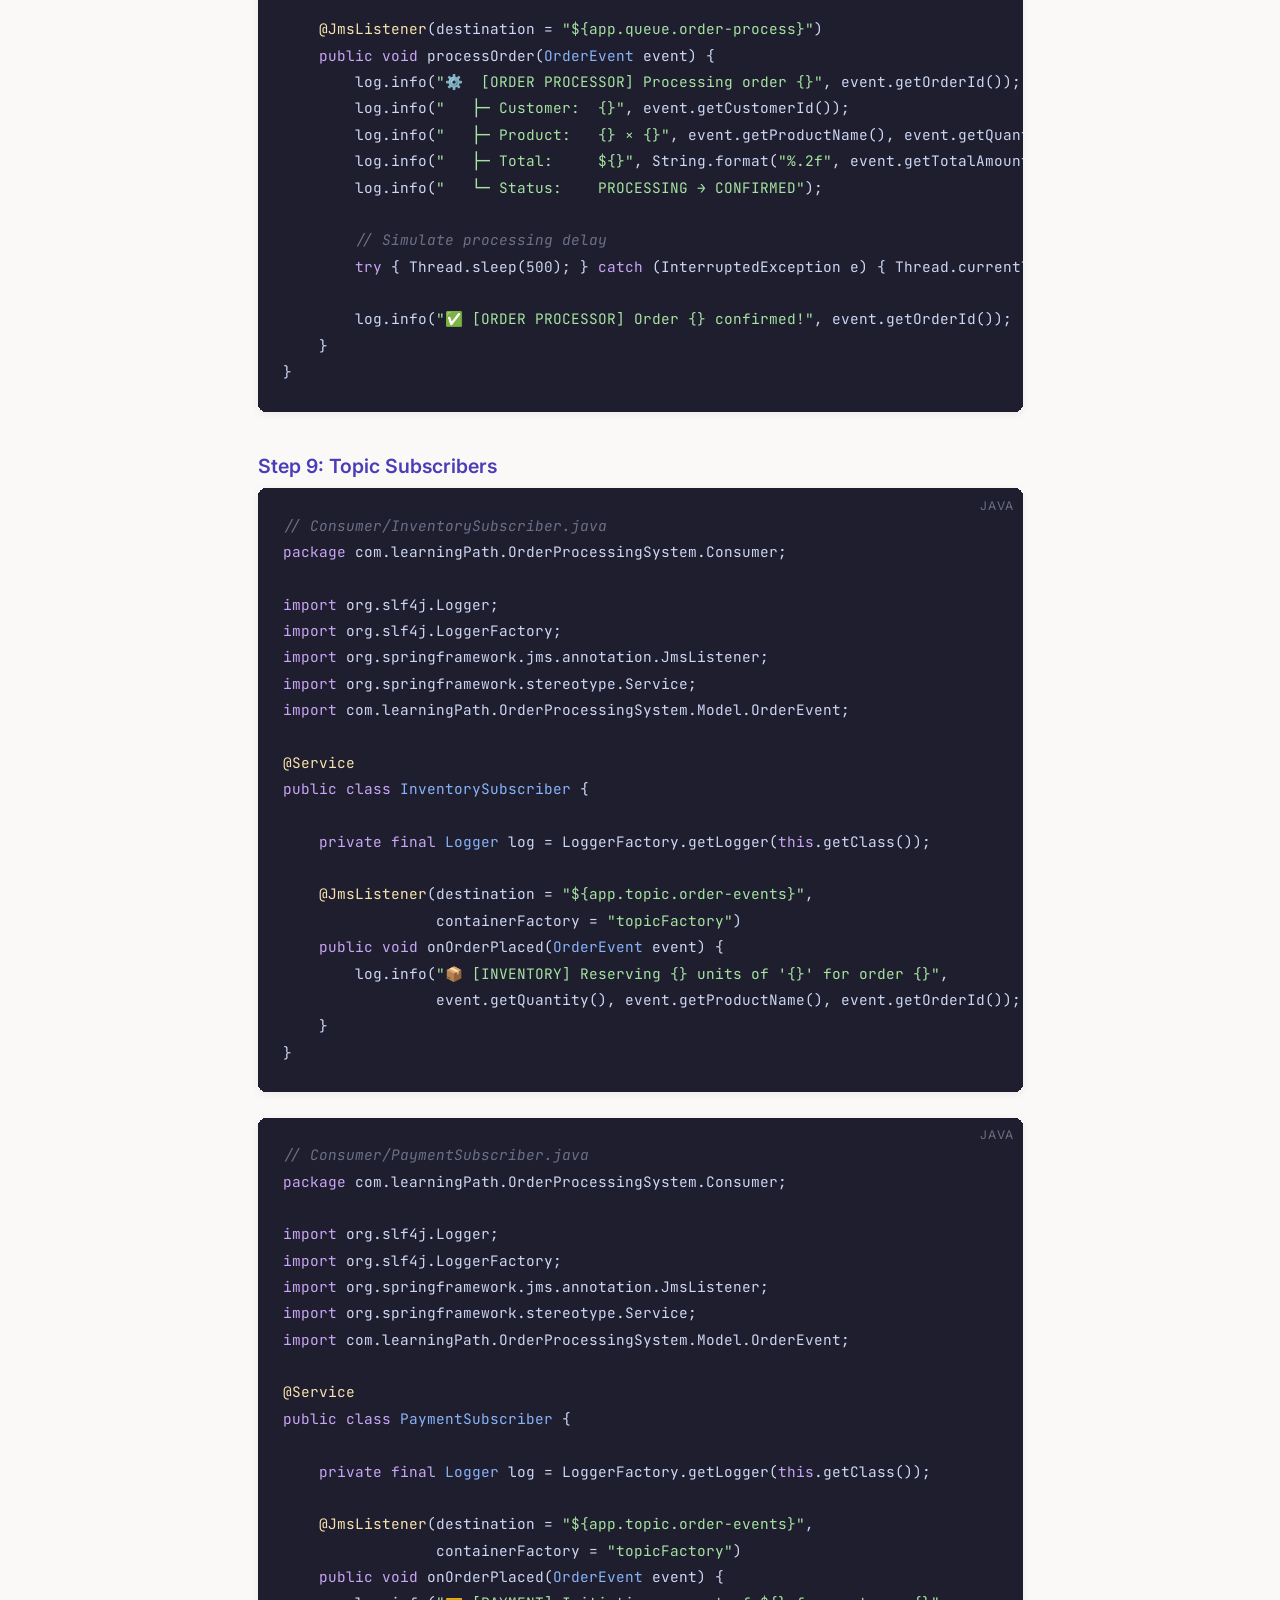
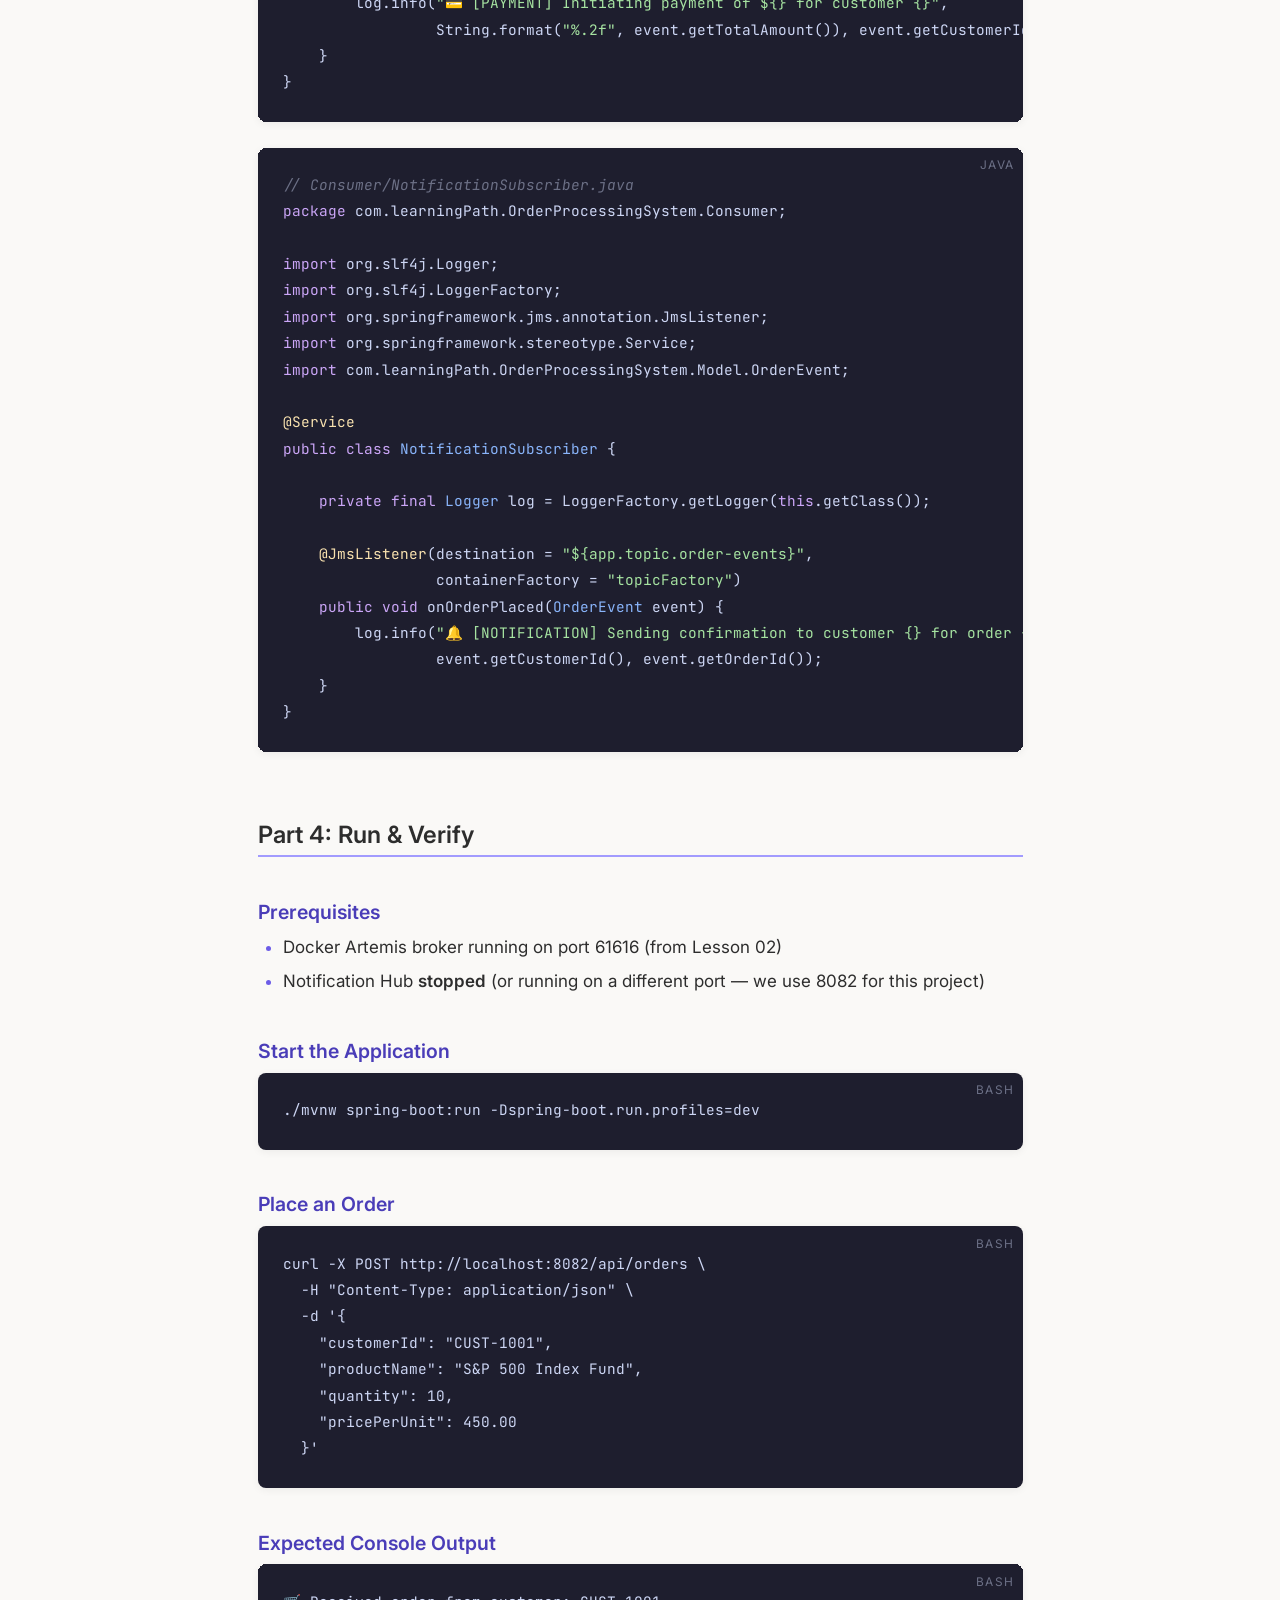
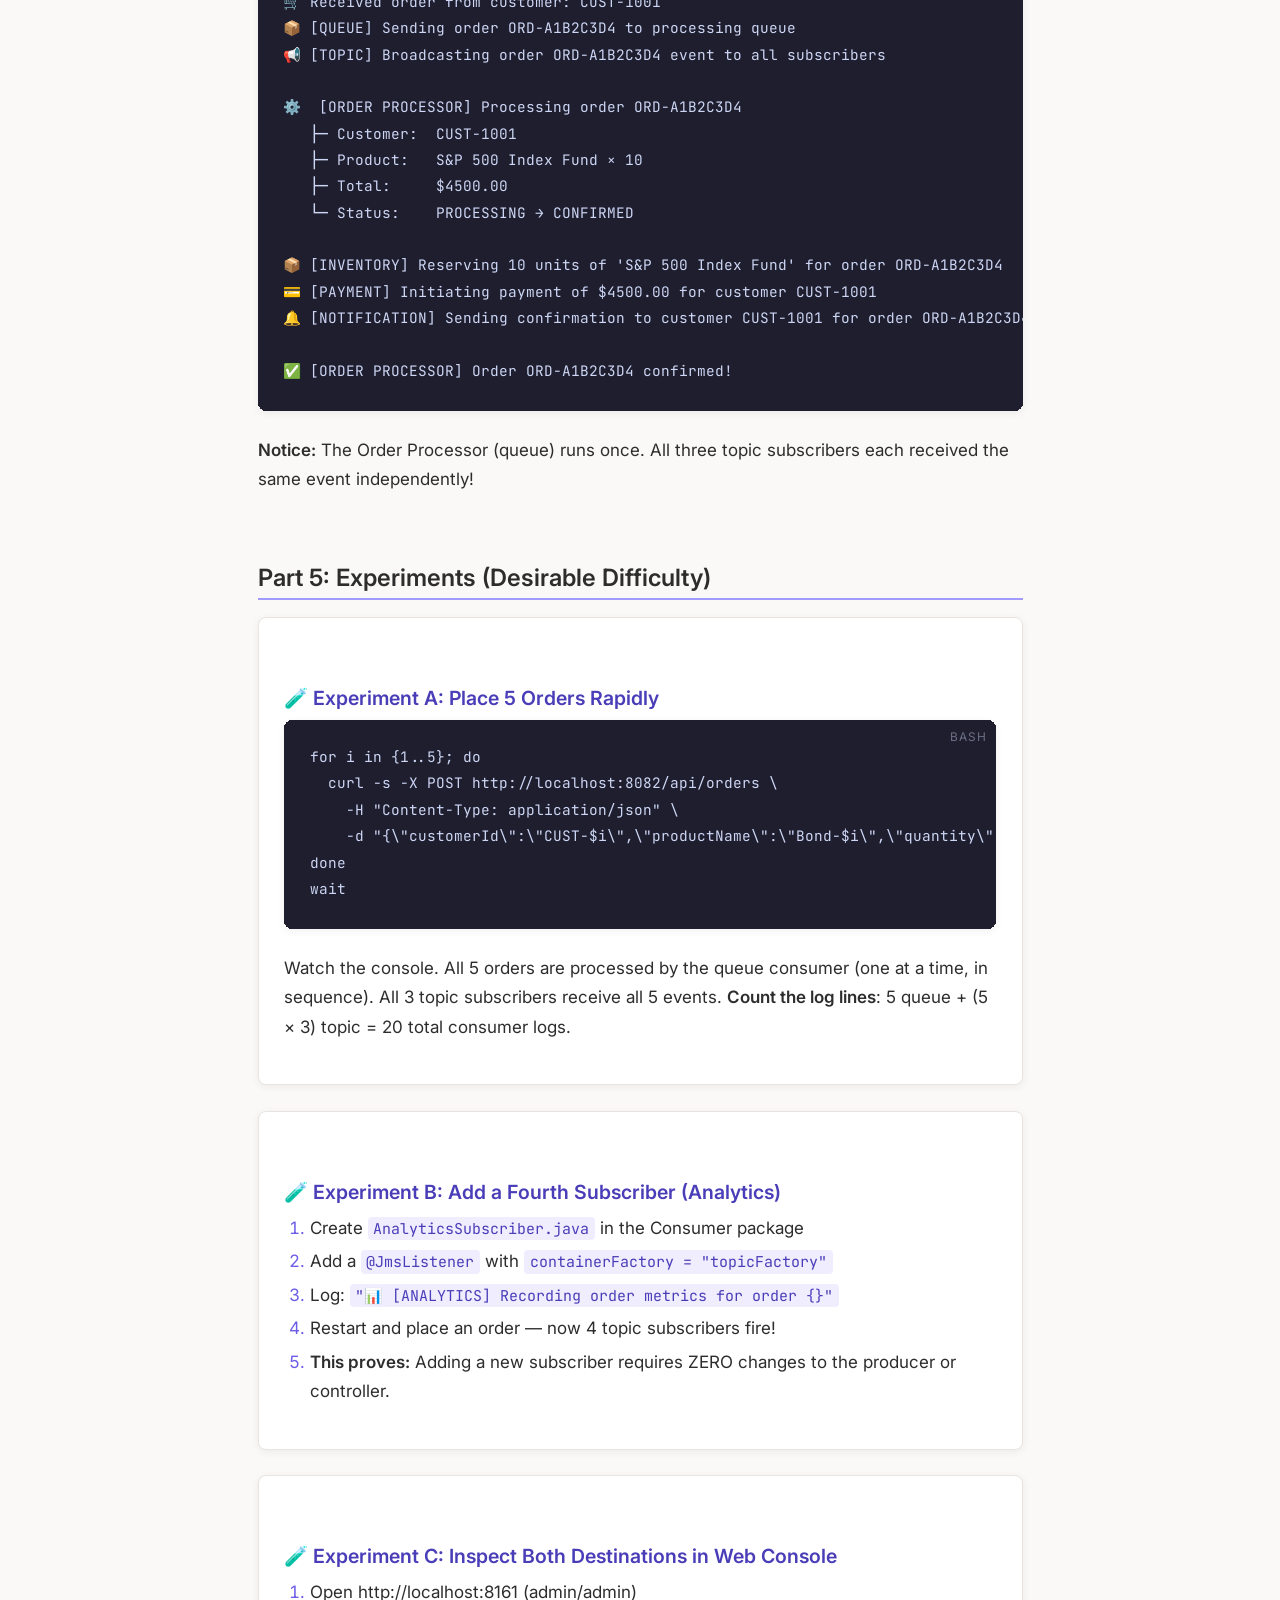
<file: lessons/0007-building-the-order-processing-system.html>
<!DOCTYPE html>
<html lang="en">
<head>
  <meta charset="UTF-8">
  <meta name="viewport" content="width=device-width, initial-scale=1.0">
  <title>Lesson 07 — Building the Order Processing System</title>
  <link rel="stylesheet" href="../assets/style.css">
</head>
<body>

<nav class="top-nav">
  <a href="../index.html" class="nav-btn home-btn" title="Course Index">🏠</a>
  <div class="nav-pages">
    <a href="0001-your-seven-day-roadmap.html" class="nav-btn " title="Day 1: Roadmap">1</a>
    <a href="0002-jms-mental-model-and-activemq-setup.html" class="nav-btn " title="Day 1: JMS Mental Model">2</a>
    <a href="0003-your-first-queue-send-and-receive.html" class="nav-btn " title="Day 1: First Queue">3</a>
    <a href="0004-spring-profiles-environment-configuration.html" class="nav-btn " title="Day 2: Profiles">4</a>
    <a href="0005-json-messages-and-messageconverter.html" class="nav-btn " title="Day 2: JSON">5</a>
    <a href="0006-topics-and-pub-sub-patterns.html" class="nav-btn " title="Day 3: Topics">6</a>
    <a href="0007-building-the-order-processing-system.html" class="nav-btn active" title="Day 3: Order Processing">7</a>
  </div>
</nav>

  

  <div class="lesson-header">
    <span class="lesson-badge badge-intermediate">Day 3</span>
    <h1>Building the Order Processing System</h1>
    <p>Project 2 — a multi-service event-driven architecture using queues and topics together</p>
    <div class="lesson-meta">
      <span>📅 Lesson 07 of 14</span>
      <span>⏱ 60 min (read + build)</span>
      <span>🎯 Project 2: Order Processing System (new project)</span>
    </div>
  </div>

  <!-- ============================================================ -->

  <h2>What You'll Build</h2>

  <p>This is the second major project in your learning path. You will build an <strong>Order Processing System</strong> that demonstrates real enterprise event-driven architecture — the exact pattern used at financial companies like S&amp;P Global MI for processing trade orders, credit ratings, and market data updates.</p>

  <ul>
    <li>A REST API that accepts new orders</li>
    <li>An <strong>Order Placement Queue</strong> (point-to-point) for reliable order processing</li>
    <li>An <strong>Order Events Topic</strong> (pub/sub) that broadcasts events to independent services</li>
    <li>Three downstream services: <strong>Inventory</strong>, <strong>Payment</strong>, and <strong>Notification</strong></li>
    <li>Each service reacts independently — adding or removing a service requires ZERO code changes in the Order Service</li>
  </ul>

  <div class="callout callout-success">
    <div class="callout-label">Why This Architecture Matters</div>
    <p>This project combines everything from Lessons 01–06: Spring Boot setup, broker connection, Spring Profiles, JSON message conversion, queues, and topics — into one coherent system. An interviewer at S&amp;P Global MI will expect you to diagram and explain this exact pattern.</p>
  </div>

  <!-- ============================================================ -->

  <h2>Part 1: The Architecture</h2>

  <div class="diagram">
    <pre><code>
  ORDER PROCESSING SYSTEM — FULL ARCHITECTURE
  ════════════════════════════════════════════════════════════════

  [Client / cURL]
       │  POST /api/orders
       ▼
  ┌──────────────────────┐
  │   OrderController    │  REST endpoint — accepts JSON order
  │   (Spring MVC)       │
  └──────────┬───────────┘
             │ sends OrderEvent POJO
             ▼
  ┌──────────────────────┐
  │   OrderProducer      │  Publishes to BOTH queue and topic
  │   (JmsTemplate)      │
  └──────┬───────┬───────┘
         │       │
    Queue│       │Topic
         │       │
         ▼       ▼
  ┌──────────┐ ┌─────────────────┐
  │ order.   │ │  order.events   │  (multicast topic)
  │ process  │ │                 │
  │ .queue   │ │                 │
  └────┬─────┘ └──┬──────┬──────┘
       │          │      │      │
       ▼          ▼      ▼      ▼
  ┌─────────┐ ┌───────┐ ┌───────┐ ┌────────────┐
  │ Order   │ │Invent-│ │Payment│ │Notification│
  │Processor│ │ ory   │ │Service│ │  Service   │
  │(queue)  │ │Service│ │       │ │            │
  └─────────┘ └───────┘ └───────┘ └────────────┘
     ↑ one       ↑ all three get every event
     consumer    └─ independent subscribers
    </code></pre>
  </div>

  <h3>Why Both Queue AND Topic?</h3>

  <table>
    <thead>
      <tr>
        <th>Destination</th>
        <th>Type</th>
        <th>Purpose</th>
        <th>Consumer</th>
      </tr>
    </thead>
    <tbody>
      <tr>
        <td><code>order.process.queue</code></td>
        <td>Queue</td>
        <td>Reliable order processing — must be handled exactly once</td>
        <td>OrderProcessor (single consumer)</td>
      </tr>
      <tr>
        <td><code>order.events</code></td>
        <td>Topic</td>
        <td>Broadcast "order placed" event to any interested service</td>
        <td>Inventory + Payment + Notification (all get it)</td>
      </tr>
    </tbody>
  </table>

  <div class="callout callout-danger">
    <div class="callout-label">Interview Insight</div>
    <p>"We use a <strong>queue for the command</strong> ('process this order' — must happen once, reliably) and a <strong>topic for the event</strong> ('an order was placed' — whoever cares can subscribe). The order processor is the queue consumer. Downstream services like inventory, payment, and notifications subscribe to the topic independently. Adding a new subscriber (e.g., analytics) requires zero changes to the order service."</p>
  </div>

  <!-- ============================================================ -->

  <h2>Part 2: Create the Project</h2>

  <h3>Step 1: New Spring Boot Project</h3>

  <p>Create a new Spring Boot project. You can use <a href="https://start.spring.io">start.spring.io</a> or your IDE. Use these settings:</p>

  <table>
    <thead>
      <tr><th>Setting</th><th>Value</th></tr>
    </thead>
    <tbody>
      <tr><td>Group</td><td><code>com.learningPath</code></td></tr>
      <tr><td>Artifact</td><td><code>OrderProcessingSystem</code></td></tr>
      <tr><td>Java</td><td>17</td></tr>
      <tr><td>Spring Boot</td><td>3.x (latest)</td></tr>
      <tr><td>Dependencies</td><td><code>spring-boot-starter-artemis</code>, <code>spring-boot-starter-web</code>, <code>spring-boot-starter-actuator</code></td></tr>
    </tbody>
  </table>

  <p>Place the project in: <code>Projects/Project 2 - Order Processing System/</code></p>

  <h3>Step 2: Project Structure</h3>

  <pre data-lang="bash"><code>src/main/java/com/learningPath/OrderProcessingSystem/
├── Config/
│   └── JmsConfig.java                 <span class="cmt"># Queue + Topic factories, Jackson converter</span>
├── Controller/
│   └── OrderController.java           <span class="cmt"># REST endpoint: POST /api/orders</span>
├── Model/
│   ├── OrderRequest.java              <span class="cmt"># HTTP request body (from client)</span>
│   └── OrderEvent.java                <span class="cmt"># JMS message POJO (sent to broker)</span>
├── Producer/
│   └── OrderProducer.java             <span class="cmt"># Sends to queue + publishes to topic</span>
├── Consumer/
│   ├── OrderProcessor.java            <span class="cmt"># Queue consumer — processes the order</span>
│   ├── InventorySubscriber.java       <span class="cmt"># Topic subscriber — updates stock</span>
│   ├── PaymentSubscriber.java         <span class="cmt"># Topic subscriber — initiates payment</span>
│   └── NotificationSubscriber.java    <span class="cmt"># Topic subscriber — sends confirmation</span>
└── OrderProcessingSystemApplication.java</code></pre>

  <!-- ============================================================ -->

  <h2>Part 3: Build the Components</h2>

  <h3>Step 3: Configuration Files</h3>

  <pre data-lang="yaml"><code><span class="cmt"># src/main/resources/application.yml</span>
spring:
  application:
    name: OrderProcessingSystem
  profiles:
    active: dev

app:
  queue:
    order-process: order.process.queue       <span class="cmt"># command: "process this order"</span>
  topic:
    order-events: order.events               <span class="cmt"># event: "an order was placed"</span></code></pre>

  <pre data-lang="yaml"><code><span class="cmt"># src/main/resources/application-dev.yml</span>
spring:
  artemis:
    mode: native
    broker-url: tcp://localhost:61616
    user: admin
    password: admin

server:
  port: 8082                                  <span class="cmt"># different port from NotificationHub!</span>

logging:
  level:
    com.learningPath: DEBUG</code></pre>

  <h3>Step 4: Domain Models</h3>

  <pre data-lang="java"><code><span class="cmt">// Model/OrderRequest.java — what the HTTP client sends</span>
<span class="kw">package</span> com.learningPath.OrderProcessingSystem.Model;

<span class="kw">public class</span> <span class="typ">OrderRequest</span> {

    <span class="kw">private</span> <span class="typ">String</span> customerId;
    <span class="kw">private</span> <span class="typ">String</span> productName;
    <span class="kw">private int</span> quantity;
    <span class="kw">private double</span> pricePerUnit;

    <span class="cmt">// Default constructor (required for Jackson HTTP deserialization)</span>
    <span class="kw">public</span> <span class="typ">OrderRequest</span>() {}

    <span class="cmt">// Getters and Setters</span>
    <span class="kw">public</span> <span class="typ">String</span> getCustomerId() { <span class="kw">return</span> customerId; }
    <span class="kw">public void</span> setCustomerId(<span class="typ">String</span> customerId) { <span class="kw">this</span>.customerId = customerId; }

    <span class="kw">public</span> <span class="typ">String</span> getProductName() { <span class="kw">return</span> productName; }
    <span class="kw">public void</span> setProductName(<span class="typ">String</span> productName) { <span class="kw">this</span>.productName = productName; }

    <span class="kw">public int</span> getQuantity() { <span class="kw">return</span> quantity; }
    <span class="kw">public void</span> setQuantity(<span class="kw">int</span> quantity) { <span class="kw">this</span>.quantity = quantity; }

    <span class="kw">public double</span> getPricePerUnit() { <span class="kw">return</span> pricePerUnit; }
    <span class="kw">public void</span> setPricePerUnit(<span class="kw">double</span> pricePerUnit) { <span class="kw">this</span>.pricePerUnit = pricePerUnit; }
}</code></pre>

  <pre data-lang="java"><code><span class="cmt">// Model/OrderEvent.java — what travels through JMS</span>
<span class="kw">package</span> com.learningPath.OrderProcessingSystem.Model;

<span class="kw">import</span> java.time.LocalDateTime;

<span class="kw">public class</span> <span class="typ">OrderEvent</span> {

    <span class="kw">private</span> <span class="typ">String</span> orderId;
    <span class="kw">private</span> <span class="typ">String</span> customerId;
    <span class="kw">private</span> <span class="typ">String</span> productName;
    <span class="kw">private int</span> quantity;
    <span class="kw">private double</span> totalAmount;
    <span class="kw">private</span> <span class="typ">String</span> status;
    <span class="kw">private</span> <span class="typ">String</span> timestamp;

    <span class="cmt">// Default constructor (required for Jackson JMS deserialization)</span>
    <span class="kw">public</span> <span class="typ">OrderEvent</span>() {}

    <span class="kw">public</span> <span class="typ">OrderEvent</span>(<span class="typ">String</span> orderId, <span class="typ">String</span> customerId, <span class="typ">String</span> productName,
                      <span class="kw">int</span> quantity, <span class="kw">double</span> totalAmount, <span class="typ">String</span> status) {
        <span class="kw">this</span>.orderId = orderId;
        <span class="kw">this</span>.customerId = customerId;
        <span class="kw">this</span>.productName = productName;
        <span class="kw">this</span>.quantity = quantity;
        <span class="kw">this</span>.totalAmount = totalAmount;
        <span class="kw">this</span>.status = status;
        <span class="kw">this</span>.timestamp = LocalDateTime.now().toString();
    }

    <span class="cmt">// --- Getters and Setters ---</span>
    <span class="kw">public</span> <span class="typ">String</span> getOrderId() { <span class="kw">return</span> orderId; }
    <span class="kw">public void</span> setOrderId(<span class="typ">String</span> orderId) { <span class="kw">this</span>.orderId = orderId; }

    <span class="kw">public</span> <span class="typ">String</span> getCustomerId() { <span class="kw">return</span> customerId; }
    <span class="kw">public void</span> setCustomerId(<span class="typ">String</span> customerId) { <span class="kw">this</span>.customerId = customerId; }

    <span class="kw">public</span> <span class="typ">String</span> getProductName() { <span class="kw">return</span> productName; }
    <span class="kw">public void</span> setProductName(<span class="typ">String</span> productName) { <span class="kw">this</span>.productName = productName; }

    <span class="kw">public int</span> getQuantity() { <span class="kw">return</span> quantity; }
    <span class="kw">public void</span> setQuantity(<span class="kw">int</span> quantity) { <span class="kw">this</span>.quantity = quantity; }

    <span class="kw">public double</span> getTotalAmount() { <span class="kw">return</span> totalAmount; }
    <span class="kw">public void</span> setTotalAmount(<span class="kw">double</span> totalAmount) { <span class="kw">this</span>.totalAmount = totalAmount; }

    <span class="kw">public</span> <span class="typ">String</span> getStatus() { <span class="kw">return</span> status; }
    <span class="kw">public void</span> setStatus(<span class="typ">String</span> status) { <span class="kw">this</span>.status = status; }

    <span class="kw">public</span> <span class="typ">String</span> getTimestamp() { <span class="kw">return</span> timestamp; }
    <span class="kw">public void</span> setTimestamp(<span class="typ">String</span> timestamp) { <span class="kw">this</span>.timestamp = timestamp; }

    <span class="ann">@Override</span>
    <span class="kw">public</span> <span class="typ">String</span> toString() {
        <span class="kw">return</span> <span class="str">"OrderEvent{orderId='"</span> + orderId + <span class="str">"', customer='"</span> + customerId +
               <span class="str">"', product='"</span> + productName + <span class="str">"', qty="</span> + quantity +
               <span class="str">", total=$"</span> + String.format(<span class="str">"%.2f"</span>, totalAmount) + <span class="str">"}"</span>;
    }
}</code></pre>

  <div class="callout callout-info">
    <div class="callout-label">Design Decision: Two Separate Models</div>
    <p>We deliberately separate <code>OrderRequest</code> (HTTP input) from <code>OrderEvent</code> (JMS payload). In enterprise systems, the API contract and the internal event contract often differ — the event adds computed fields (like <code>totalAmount</code>, <code>orderId</code>, <code>timestamp</code>) that the client didn't provide. This is a standard pattern in Domain-Driven Design (DDD).</p>
  </div>

  <h3>Step 5: JMS Configuration</h3>

  <pre data-lang="java"><code><span class="cmt">// Config/JmsConfig.java</span>
<span class="kw">package</span> com.learningPath.OrderProcessingSystem.Config;

<span class="kw">import</span> jakarta.jms.ConnectionFactory;
<span class="kw">import</span> org.springframework.context.annotation.Bean;
<span class="kw">import</span> org.springframework.context.annotation.Configuration;
<span class="kw">import</span> org.springframework.jms.config.DefaultJmsListenerContainerFactory;
<span class="kw">import</span> org.springframework.jms.config.JmsListenerContainerFactory;
<span class="kw">import</span> org.springframework.jms.support.converter.MappingJackson2MessageConverter;
<span class="kw">import</span> org.springframework.jms.support.converter.MessageConverter;
<span class="kw">import</span> org.springframework.jms.support.converter.MessageType;

<span class="ann">@Configuration</span>
<span class="kw">public class</span> <span class="typ">JmsConfig</span> {

    <span class="ann">@Bean</span>
    <span class="kw">public</span> <span class="typ">MessageConverter</span> jacksonJmsMessageConverter() {
        <span class="typ">MappingJackson2MessageConverter</span> converter = <span class="kw">new</span> <span class="typ">MappingJackson2MessageConverter</span>();
        converter.setTargetType(MessageType.TEXT);
        converter.setTypeIdPropertyName(<span class="str">"_type"</span>);
        <span class="kw">return</span> converter;
    }

    <span class="ann">@Bean</span>
    <span class="kw">public</span> <span class="typ">JmsListenerContainerFactory</span>&lt;?&gt; topicFactory(
            <span class="typ">ConnectionFactory</span> connectionFactory,
            <span class="typ">MessageConverter</span> messageConverter) {
        <span class="typ">DefaultJmsListenerContainerFactory</span> factory = <span class="kw">new</span> <span class="typ">DefaultJmsListenerContainerFactory</span>();
        factory.setConnectionFactory(connectionFactory);
        factory.setMessageConverter(messageConverter);
        factory.setPubSubDomain(<span class="kw">true</span>);
        <span class="kw">return</span> factory;
    }
}</code></pre>

  <h3>Step 6: Order Producer</h3>

  <pre data-lang="java"><code><span class="cmt">// Producer/OrderProducer.java</span>
<span class="kw">package</span> com.learningPath.OrderProcessingSystem.Producer;

<span class="kw">import</span> org.slf4j.Logger;
<span class="kw">import</span> org.slf4j.LoggerFactory;
<span class="kw">import</span> org.springframework.beans.factory.annotation.Value;
<span class="kw">import</span> org.springframework.jms.core.JmsTemplate;
<span class="kw">import</span> org.springframework.stereotype.Service;
<span class="kw">import</span> com.learningPath.OrderProcessingSystem.Model.OrderEvent;

<span class="ann">@Service</span>
<span class="kw">public class</span> <span class="typ">OrderProducer</span> {

    <span class="kw">private final</span> <span class="typ">Logger</span> log = LoggerFactory.getLogger(<span class="kw">this</span>.getClass());
    <span class="kw">private final</span> <span class="typ">JmsTemplate</span> jmsTemplate;

    <span class="ann">@Value</span>(<span class="str">"${app.queue.order-process}"</span>)
    <span class="kw">private</span> <span class="typ">String</span> orderQueue;

    <span class="ann">@Value</span>(<span class="str">"${app.topic.order-events}"</span>)
    <span class="kw">private</span> <span class="typ">String</span> orderTopic;

    <span class="kw">public</span> <span class="typ">OrderProducer</span>(<span class="typ">JmsTemplate</span> jmsTemplate) {
        <span class="kw">this</span>.jmsTemplate = jmsTemplate;
    }

    <span class="kw">public void</span> placeOrder(<span class="typ">OrderEvent</span> event) {
        <span class="cmt">// 1. Send command to queue (reliable, exactly-once processing)</span>
        log.info(<span class="str">"📦 [QUEUE] Sending order {} to processing queue"</span>, event.getOrderId());
        jmsTemplate.convertAndSend(orderQueue, event);

        <span class="cmt">// 2. Broadcast event to topic (fan-out to all subscribers)</span>
        log.info(<span class="str">"📢 [TOPIC] Broadcasting order {} event to all subscribers"</span>, event.getOrderId());
        jmsTemplate.setPubSubDomain(<span class="kw">true</span>);
        jmsTemplate.convertAndSend(orderTopic, event);
        jmsTemplate.setPubSubDomain(<span class="kw">false</span>);
    }
}</code></pre>

  <h3>Step 7: Order Controller (REST API)</h3>

  <pre data-lang="java"><code><span class="cmt">// Controller/OrderController.java</span>
<span class="kw">package</span> com.learningPath.OrderProcessingSystem.Controller;

<span class="kw">import</span> java.util.UUID;
<span class="kw">import</span> org.slf4j.Logger;
<span class="kw">import</span> org.slf4j.LoggerFactory;
<span class="kw">import</span> org.springframework.http.ResponseEntity;
<span class="kw">import</span> org.springframework.web.bind.annotation.*;
<span class="kw">import</span> com.learningPath.OrderProcessingSystem.Model.OrderRequest;
<span class="kw">import</span> com.learningPath.OrderProcessingSystem.Model.OrderEvent;
<span class="kw">import</span> com.learningPath.OrderProcessingSystem.Producer.OrderProducer;

<span class="ann">@RestController</span>
<span class="ann">@RequestMapping</span>(<span class="str">"/api/orders"</span>)
<span class="kw">public class</span> <span class="typ">OrderController</span> {

    <span class="kw">private final</span> <span class="typ">Logger</span> log = LoggerFactory.getLogger(<span class="kw">this</span>.getClass());
    <span class="kw">private final</span> <span class="typ">OrderProducer</span> producer;

    <span class="kw">public</span> <span class="typ">OrderController</span>(<span class="typ">OrderProducer</span> producer) {
        <span class="kw">this</span>.producer = producer;
    }

    <span class="ann">@PostMapping</span>
    <span class="kw">public</span> <span class="typ">ResponseEntity</span>&lt;<span class="typ">OrderEvent</span>&gt; createOrder(<span class="ann">@RequestBody</span> <span class="typ">OrderRequest</span> request) {
        log.info(<span class="str">"🛒 Received order from customer: {}"</span>, request.getCustomerId());

        <span class="cmt">// Transform HTTP request into a domain event</span>
        <span class="typ">String</span> orderId = <span class="str">"ORD-"</span> + UUID.randomUUID().toString().substring(0, 8).toUpperCase();
        <span class="kw">double</span> total = request.getQuantity() * request.getPricePerUnit();

        <span class="typ">OrderEvent</span> event = <span class="kw">new</span> <span class="typ">OrderEvent</span>(
            orderId,
            request.getCustomerId(),
            request.getProductName(),
            request.getQuantity(),
            total,
            <span class="str">"PLACED"</span>
        );

        producer.placeOrder(event);

        <span class="kw">return</span> ResponseEntity.ok(event);
    }
}</code></pre>

  <h3>Step 8: Queue Consumer — Order Processor</h3>

  <pre data-lang="java"><code><span class="cmt">// Consumer/OrderProcessor.java</span>
<span class="kw">package</span> com.learningPath.OrderProcessingSystem.Consumer;

<span class="kw">import</span> org.slf4j.Logger;
<span class="kw">import</span> org.slf4j.LoggerFactory;
<span class="kw">import</span> org.springframework.jms.annotation.JmsListener;
<span class="kw">import</span> org.springframework.stereotype.Service;
<span class="kw">import</span> com.learningPath.OrderProcessingSystem.Model.OrderEvent;

<span class="ann">@Service</span>
<span class="kw">public class</span> <span class="typ">OrderProcessor</span> {

    <span class="kw">private final</span> <span class="typ">Logger</span> log = LoggerFactory.getLogger(<span class="kw">this</span>.getClass());

    <span class="ann">@JmsListener</span>(destination = <span class="str">"${app.queue.order-process}"</span>)
    <span class="kw">public void</span> processOrder(<span class="typ">OrderEvent</span> event) {
        log.info(<span class="str">"⚙️  [ORDER PROCESSOR] Processing order {}"</span>, event.getOrderId());
        log.info(<span class="str">"   ├─ Customer:  {}"</span>, event.getCustomerId());
        log.info(<span class="str">"   ├─ Product:   {} × {}"</span>, event.getProductName(), event.getQuantity());
        log.info(<span class="str">"   ├─ Total:     ${}"</span>, String.format(<span class="str">"%.2f"</span>, event.getTotalAmount()));
        log.info(<span class="str">"   └─ Status:    PROCESSING → CONFIRMED"</span>);

        <span class="cmt">// Simulate processing delay</span>
        <span class="kw">try</span> { Thread.sleep(500); } <span class="kw">catch</span> (InterruptedException e) { Thread.currentThread().interrupt(); }

        log.info(<span class="str">"✅ [ORDER PROCESSOR] Order {} confirmed!"</span>, event.getOrderId());
    }
}</code></pre>

  <h3>Step 9: Topic Subscribers</h3>

  <pre data-lang="java"><code><span class="cmt">// Consumer/InventorySubscriber.java</span>
<span class="kw">package</span> com.learningPath.OrderProcessingSystem.Consumer;

<span class="kw">import</span> org.slf4j.Logger;
<span class="kw">import</span> org.slf4j.LoggerFactory;
<span class="kw">import</span> org.springframework.jms.annotation.JmsListener;
<span class="kw">import</span> org.springframework.stereotype.Service;
<span class="kw">import</span> com.learningPath.OrderProcessingSystem.Model.OrderEvent;

<span class="ann">@Service</span>
<span class="kw">public class</span> <span class="typ">InventorySubscriber</span> {

    <span class="kw">private final</span> <span class="typ">Logger</span> log = LoggerFactory.getLogger(<span class="kw">this</span>.getClass());

    <span class="ann">@JmsListener</span>(destination = <span class="str">"${app.topic.order-events}"</span>,
                 containerFactory = <span class="str">"topicFactory"</span>)
    <span class="kw">public void</span> onOrderPlaced(<span class="typ">OrderEvent</span> event) {
        log.info(<span class="str">"📦 [INVENTORY] Reserving {} units of '{}' for order {}"</span>,
                 event.getQuantity(), event.getProductName(), event.getOrderId());
    }
}</code></pre>

  <pre data-lang="java"><code><span class="cmt">// Consumer/PaymentSubscriber.java</span>
<span class="kw">package</span> com.learningPath.OrderProcessingSystem.Consumer;

<span class="kw">import</span> org.slf4j.Logger;
<span class="kw">import</span> org.slf4j.LoggerFactory;
<span class="kw">import</span> org.springframework.jms.annotation.JmsListener;
<span class="kw">import</span> org.springframework.stereotype.Service;
<span class="kw">import</span> com.learningPath.OrderProcessingSystem.Model.OrderEvent;

<span class="ann">@Service</span>
<span class="kw">public class</span> <span class="typ">PaymentSubscriber</span> {

    <span class="kw">private final</span> <span class="typ">Logger</span> log = LoggerFactory.getLogger(<span class="kw">this</span>.getClass());

    <span class="ann">@JmsListener</span>(destination = <span class="str">"${app.topic.order-events}"</span>,
                 containerFactory = <span class="str">"topicFactory"</span>)
    <span class="kw">public void</span> onOrderPlaced(<span class="typ">OrderEvent</span> event) {
        log.info(<span class="str">"💳 [PAYMENT] Initiating payment of ${} for customer {}"</span>,
                 String.format(<span class="str">"%.2f"</span>, event.getTotalAmount()), event.getCustomerId());
    }
}</code></pre>

  <pre data-lang="java"><code><span class="cmt">// Consumer/NotificationSubscriber.java</span>
<span class="kw">package</span> com.learningPath.OrderProcessingSystem.Consumer;

<span class="kw">import</span> org.slf4j.Logger;
<span class="kw">import</span> org.slf4j.LoggerFactory;
<span class="kw">import</span> org.springframework.jms.annotation.JmsListener;
<span class="kw">import</span> org.springframework.stereotype.Service;
<span class="kw">import</span> com.learningPath.OrderProcessingSystem.Model.OrderEvent;

<span class="ann">@Service</span>
<span class="kw">public class</span> <span class="typ">NotificationSubscriber</span> {

    <span class="kw">private final</span> <span class="typ">Logger</span> log = LoggerFactory.getLogger(<span class="kw">this</span>.getClass());

    <span class="ann">@JmsListener</span>(destination = <span class="str">"${app.topic.order-events}"</span>,
                 containerFactory = <span class="str">"topicFactory"</span>)
    <span class="kw">public void</span> onOrderPlaced(<span class="typ">OrderEvent</span> event) {
        log.info(<span class="str">"🔔 [NOTIFICATION] Sending confirmation to customer {} for order {}"</span>,
                 event.getCustomerId(), event.getOrderId());
    }
}</code></pre>

  <!-- ============================================================ -->

  <h2>Part 4: Run &amp; Verify</h2>

  <h3>Prerequisites</h3>
  <ul>
    <li>Docker Artemis broker running on port 61616 (from Lesson 02)</li>
    <li>Notification Hub <strong>stopped</strong> (or running on a different port — we use 8082 for this project)</li>
  </ul>

  <h3>Start the Application</h3>
  <pre data-lang="bash"><code>./mvnw spring-boot:run -Dspring-boot.run.profiles=dev</code></pre>

  <h3>Place an Order</h3>
  <pre data-lang="bash"><code>curl -X POST http://localhost:8082/api/orders \
  -H "Content-Type: application/json" \
  -d '{
    "customerId": "CUST-1001",
    "productName": "S&P 500 Index Fund",
    "quantity": 10,
    "pricePerUnit": 450.00
  }'</code></pre>

  <h3>Expected Console Output</h3>
  <pre data-lang="bash"><code>🛒 Received order from customer: CUST-1001
📦 [QUEUE] Sending order ORD-A1B2C3D4 to processing queue
📢 [TOPIC] Broadcasting order ORD-A1B2C3D4 event to all subscribers

⚙️  [ORDER PROCESSOR] Processing order ORD-A1B2C3D4
   ├─ Customer:  CUST-1001
   ├─ Product:   S&P 500 Index Fund × 10
   ├─ Total:     $4500.00
   └─ Status:    PROCESSING → CONFIRMED

📦 [INVENTORY] Reserving 10 units of 'S&P 500 Index Fund' for order ORD-A1B2C3D4
💳 [PAYMENT] Initiating payment of $4500.00 for customer CUST-1001
🔔 [NOTIFICATION] Sending confirmation to customer CUST-1001 for order ORD-A1B2C3D4

✅ [ORDER PROCESSOR] Order ORD-A1B2C3D4 confirmed!</code></pre>

  <p><strong>Notice:</strong> The Order Processor (queue) runs once. All three topic subscribers each received the same event independently!</p>

  <!-- ============================================================ -->

  <h2>Part 5: Experiments (Desirable Difficulty)</h2>

  <div class="card">
    <h3>🧪 Experiment A: Place 5 Orders Rapidly</h3>
    <pre data-lang="bash"><code>for i in {1..5}; do
  curl -s -X POST http://localhost:8082/api/orders \
    -H "Content-Type: application/json" \
    -d "{\"customerId\":\"CUST-$i\",\"productName\":\"Bond-$i\",\"quantity\":$i,\"pricePerUnit\":100.00}" &
done
wait</code></pre>
    <p>Watch the console. All 5 orders are processed by the queue consumer (one at a time, in sequence). All 3 topic subscribers receive all 5 events. <strong>Count the log lines</strong>: 5 queue + (5 × 3) topic = 20 total consumer logs.</p>
  </div>

  <div class="card">
    <h3>🧪 Experiment B: Add a Fourth Subscriber (Analytics)</h3>
    <ol>
      <li>Create <code>AnalyticsSubscriber.java</code> in the Consumer package</li>
      <li>Add a <code>@JmsListener</code> with <code>containerFactory = "topicFactory"</code></li>
      <li>Log: <code>"📊 [ANALYTICS] Recording order metrics for order {}"</code></li>
      <li>Restart and place an order — now 4 topic subscribers fire!</li>
      <li><strong>This proves:</strong> Adding a new subscriber requires ZERO changes to the producer or controller.</li>
    </ol>
  </div>

  <div class="card">
    <h3>🧪 Experiment C: Inspect Both Destinations in Web Console</h3>
    <ol>
      <li>Open http://localhost:8161 (admin/admin)</li>
      <li>Navigate to Queues — find <code>order.process.queue</code> and check message count</li>
      <li>Navigate to Addresses — find <code>order.events</code> and see it's a multicast address</li>
      <li><strong>This proves:</strong> Artemis treats queues (anycast) and topics (multicast) as different address types.</li>
    </ol>
  </div>

  <!-- ============================================================ -->

  <h2>The Complete Flow Diagram</h2>

  <div class="diagram">
    <pre><code>
  THE FULL ORDER EVENT FLOW
  ═══════════════════════════════════════════════════════════════

  Time →
  ─────────────────────────────────────────────────────────────

  t0: Client sends POST /api/orders with JSON body
       │
  t1:  ▼ OrderController transforms OrderRequest → OrderEvent
       │  (adds orderId, totalAmount, timestamp)
       │
  t2:  ▼ OrderProducer.placeOrder()
       ├── convertAndSend(queue, event)  →  order.process.queue
       └── convertAndSend(topic, event)  →  order.events (multicast)
       │
  t3:  ▼ Artemis broker receives both messages
       │
  t4:  ├── Queue: OrderProcessor receives (ONE consumer)
       │   └── Processes order, confirms it
       │
       ├── Topic: InventorySubscriber receives (ALL get it)
       │   └── Reserves stock
       │
       ├── Topic: PaymentSubscriber receives
       │   └── Initiates payment
       │
       └── Topic: NotificationSubscriber receives
           └── Sends confirmation email

  TOTAL: 1 queue delivery + 3 topic deliveries = 4 consumer executions
    </code></pre>
  </div>

  <!-- ============================================================ -->

  <h2>Knowledge Check</h2>

  <div class="quiz" data-quiz="q1">
    <p class="quiz-question">Why does the Order Processing System use BOTH a queue AND a topic for the same order event?</p>
    <ul class="quiz-options">
      <li data-correct data-explanation="The queue handles the reliable command: 'process this order exactly once.' The topic broadcasts the event: 'an order was placed — react if you care.' Different delivery guarantees for different purposes.">The queue guarantees exactly-once processing (command: 'process this order'), while the topic broadcasts the event to all interested services (event: 'order was placed')</li>
      <li>Using both is required by the JMS specification when sending messages larger than 1KB in size</li>
      <li>The queue is for internal services and the topic is exclusively for external third-party consumers</li>
      <li>Spring Boot requires both a queue and topic for the MappingJackson2MessageConverter to work correctly</li>
    </ul>
    <div class="quiz-feedback"></div>
  </div>

  <div class="quiz" data-quiz="q2">
    <p class="quiz-question">You want to add a fifth microservice (FraudDetectionService) that also needs to know about every order placed. What do you change?</p>
    <ul class="quiz-options">
      <li data-correct data-explanation="That's the entire power of pub/sub — new subscribers are added without touching the producer, controller, or any existing subscriber. Zero coupling.">Create a new FraudDetectionSubscriber class with @JmsListener on the same topic. No changes to the producer, controller, or other subscribers.</li>
      <li>Modify the OrderProducer to add a fifth convertAndSend() call specifically for the fraud detection queue</li>
      <li>Update the OrderController to accept a list of subscriber URLs and POST to each one directly via HTTP</li>
      <li>Add a new queue for fraud detection and modify the JmsConfig to route messages to both the topic and this new queue</li>
    </ul>
    <div class="quiz-feedback"></div>
  </div>

  <div class="quiz" data-quiz="q3">
    <p class="quiz-question">Why do we separate <code>OrderRequest</code> (HTTP model) from <code>OrderEvent</code> (JMS model)?</p>
    <ul class="quiz-options">
      <li data-correct data-explanation="The API contract (what clients send) and the internal event contract (what flows through the system) are different concerns. The event includes computed fields like orderId and totalAmount that the client never provided.">Because the API input and the internal event have different shapes — the event includes computed fields (orderId, totalAmount, timestamp) that the client didn't send</li>
      <li>Because Spring Boot cannot serialize the same class for both HTTP/JSON and JMS/JSON at the same time</li>
      <li>Because the JMS specification forbids reusing the same Java class across REST and messaging boundaries</li>
      <li>There's no real reason — it's just a convention. Using one class would work identically and be simpler</li>
    </ul>
    <div class="quiz-feedback"></div>
  </div>

  <!-- ============================================================ -->

  <h2>Your Checkpoint</h2>

  <ul>
    <li>✅ Build a multi-service event-driven architecture from scratch</li>
    <li>✅ Use queues for commands and topics for events in the same system</li>
    <li>✅ Separate HTTP models from JMS event models (DDD pattern)</li>
    <li>✅ Add new subscribers with zero changes to the producer</li>
    <li>✅ Diagram the full order flow for an interview whiteboard question</li>
  </ul>

  <!-- ============================================================ -->

  <h2>What's Next</h2>

  <p>In <strong>Lesson 08: Dead Letter Queues &amp; Error Handling</strong>, you'll learn what happens when a consumer <em>fails</em> to process a message. What if the payment service throws an exception? Does the message disappear? Get retried? How many times? You'll configure DLQs (Dead Letter Queues) to catch poison messages and build retry strategies.</p>

  <!-- ============================================================ -->

  <div class="teacher-prompt">
    <strong>💬 Build Challenge</strong><br>
    Try running both the Notification Hub (port 8081) and Order Processing System (port 8082) simultaneously against the same Artemis broker. They share the broker but use different queues and topics — true multi-application architecture!
    <br><br>
    When you've built and tested this project, type <strong><code>/grill-me</code></strong> for an architecture interview or say <strong>"Start Lesson 08"</strong> to continue.
  </div>

  <div class="lesson-nav">
    <a href="../index.html">🏠 Course Index</a>
    <a href="0006-topics-and-pub-sub-patterns.html">← Lesson 06: Topics & Pub/Sub</a>
    <a href="0008-dead-letter-queues-and-error-handling.html">Next: Lesson 08 — Dead Letter Queues →</a>
  </div>

  <script src="../assets/quiz.js"></script>

</body>
</html>
</file>
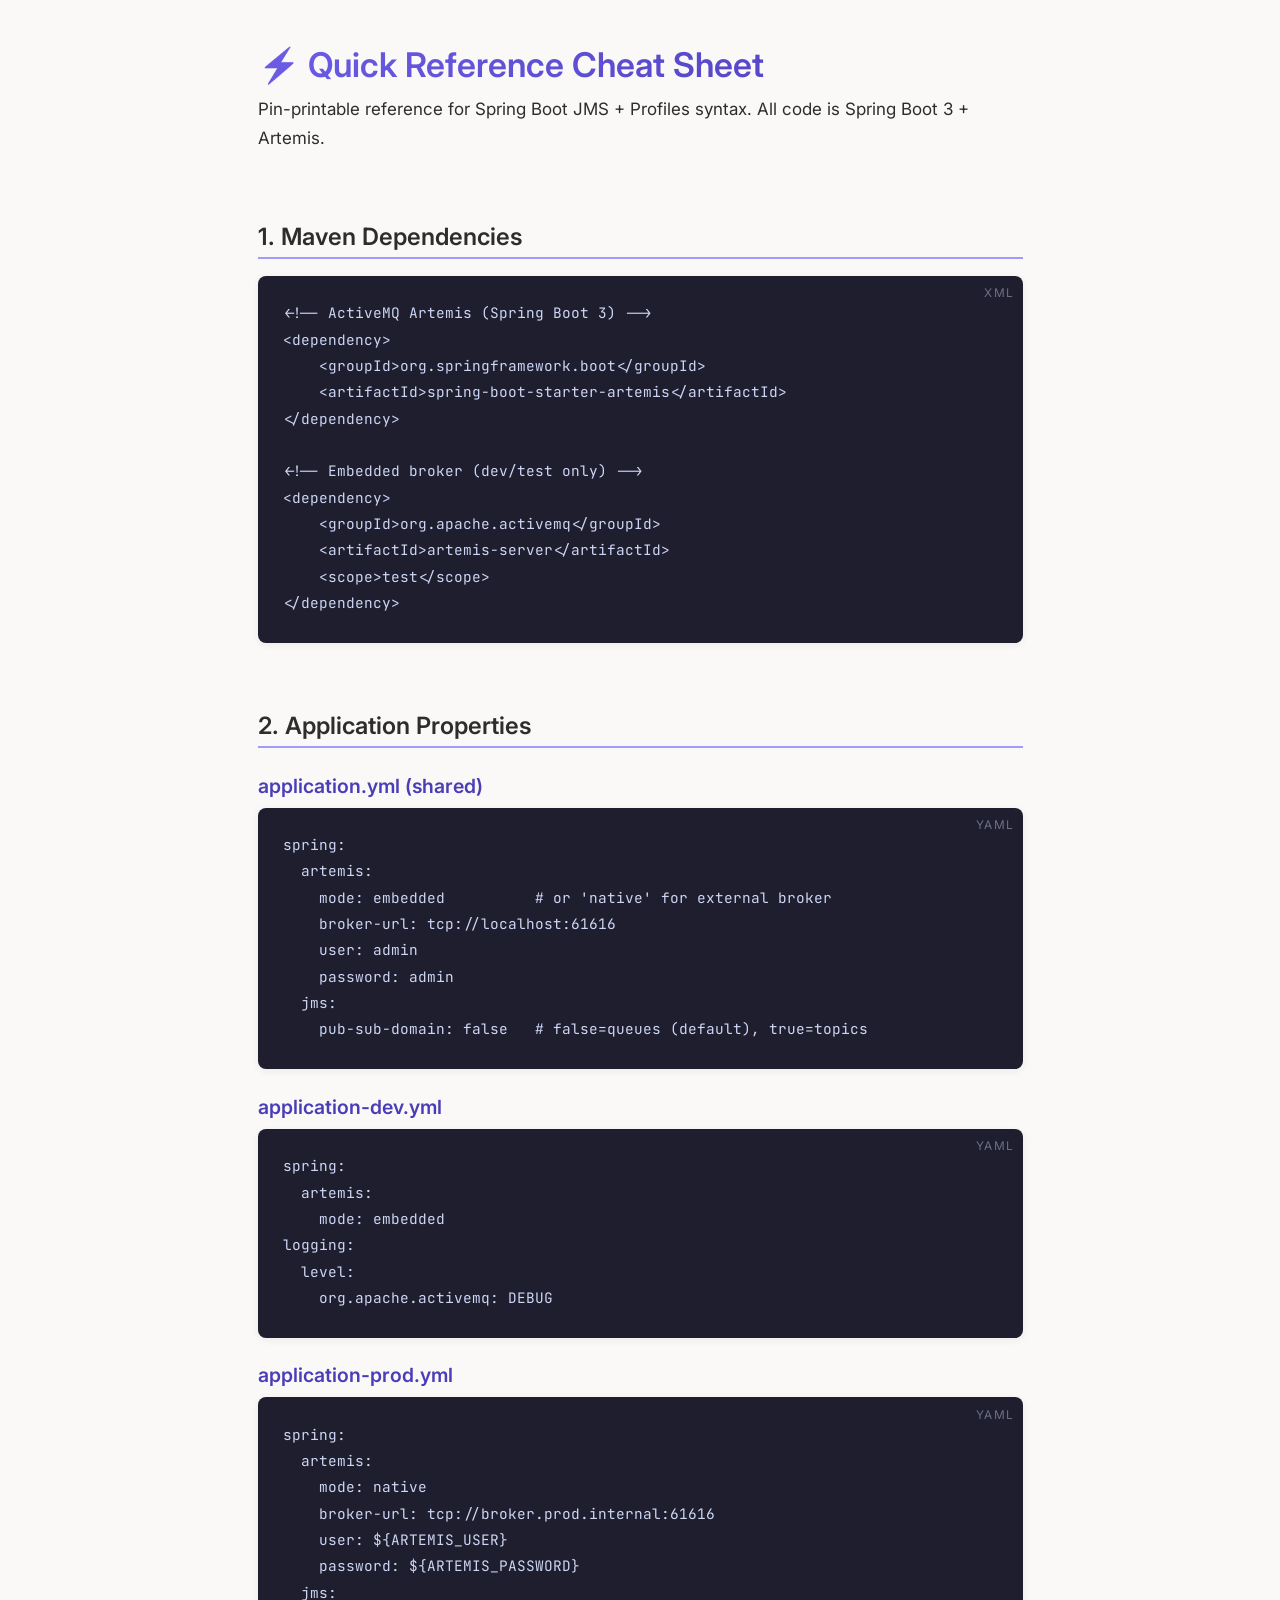
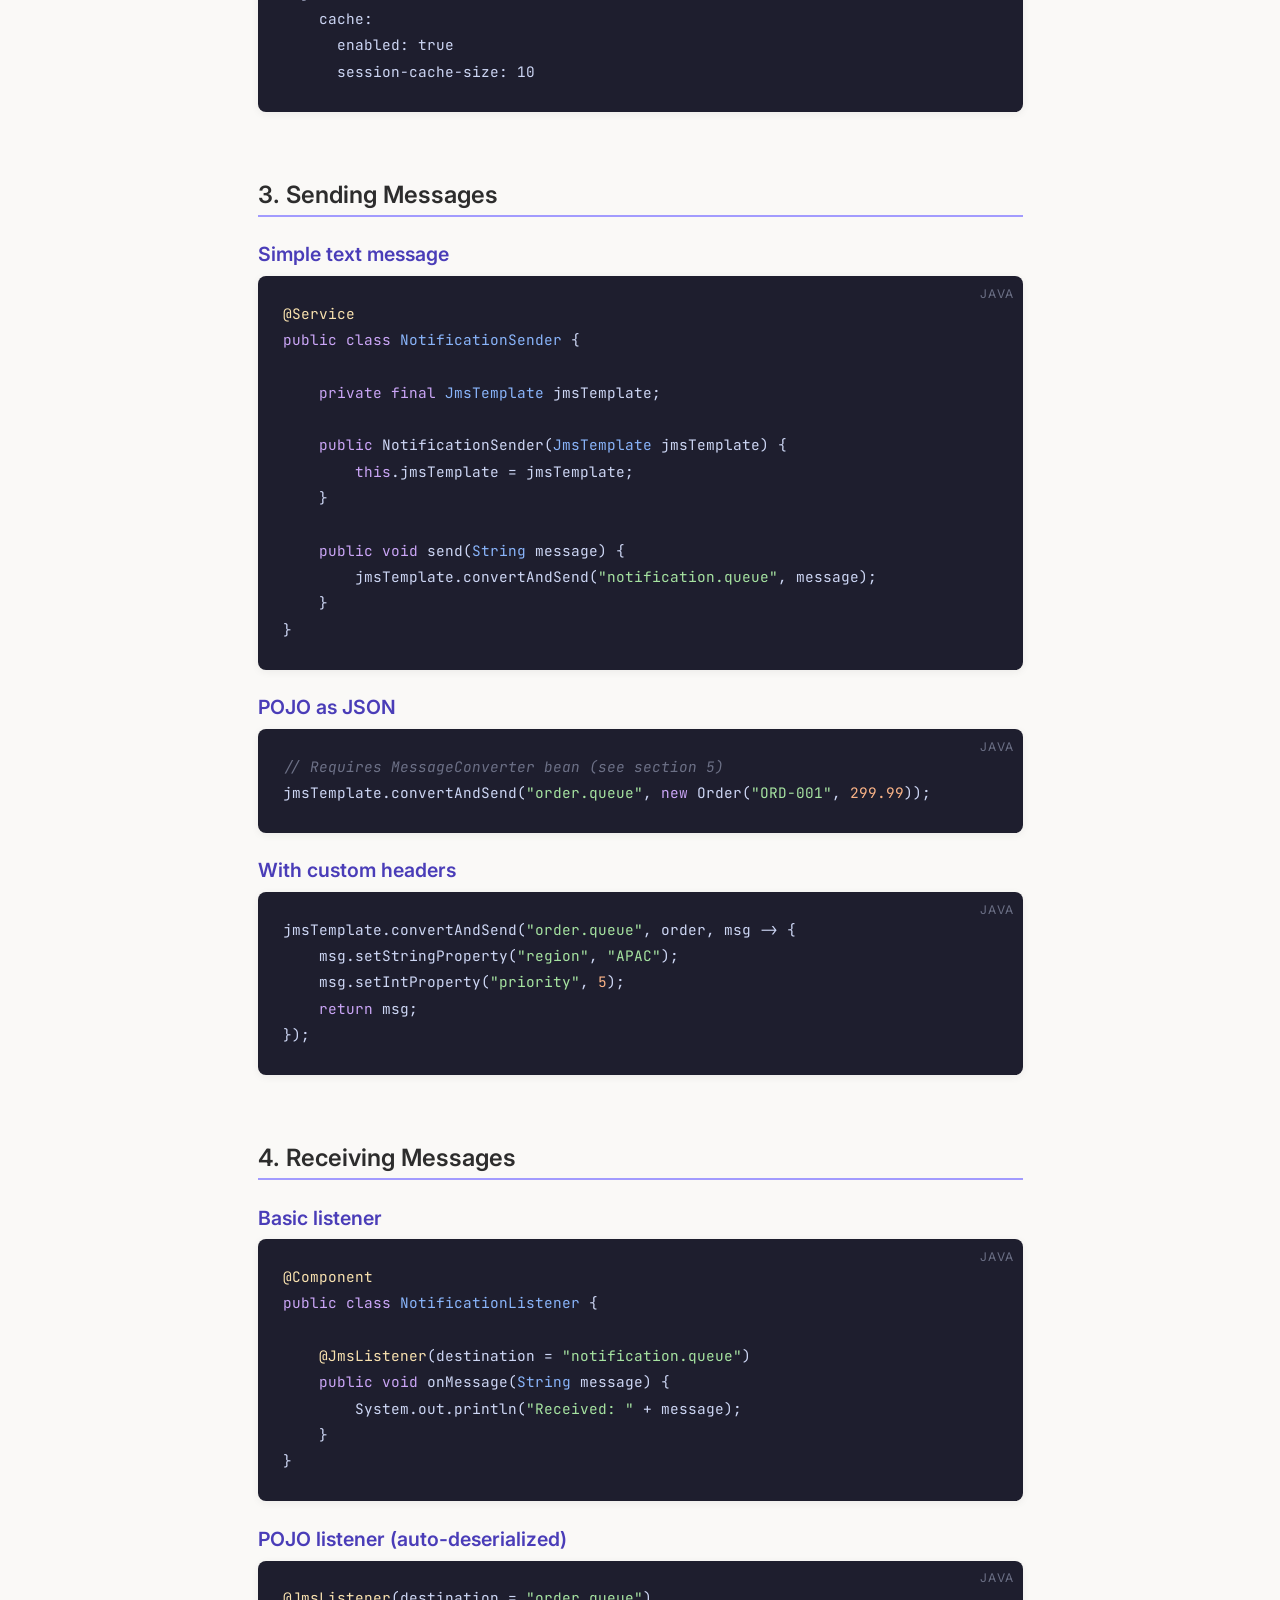
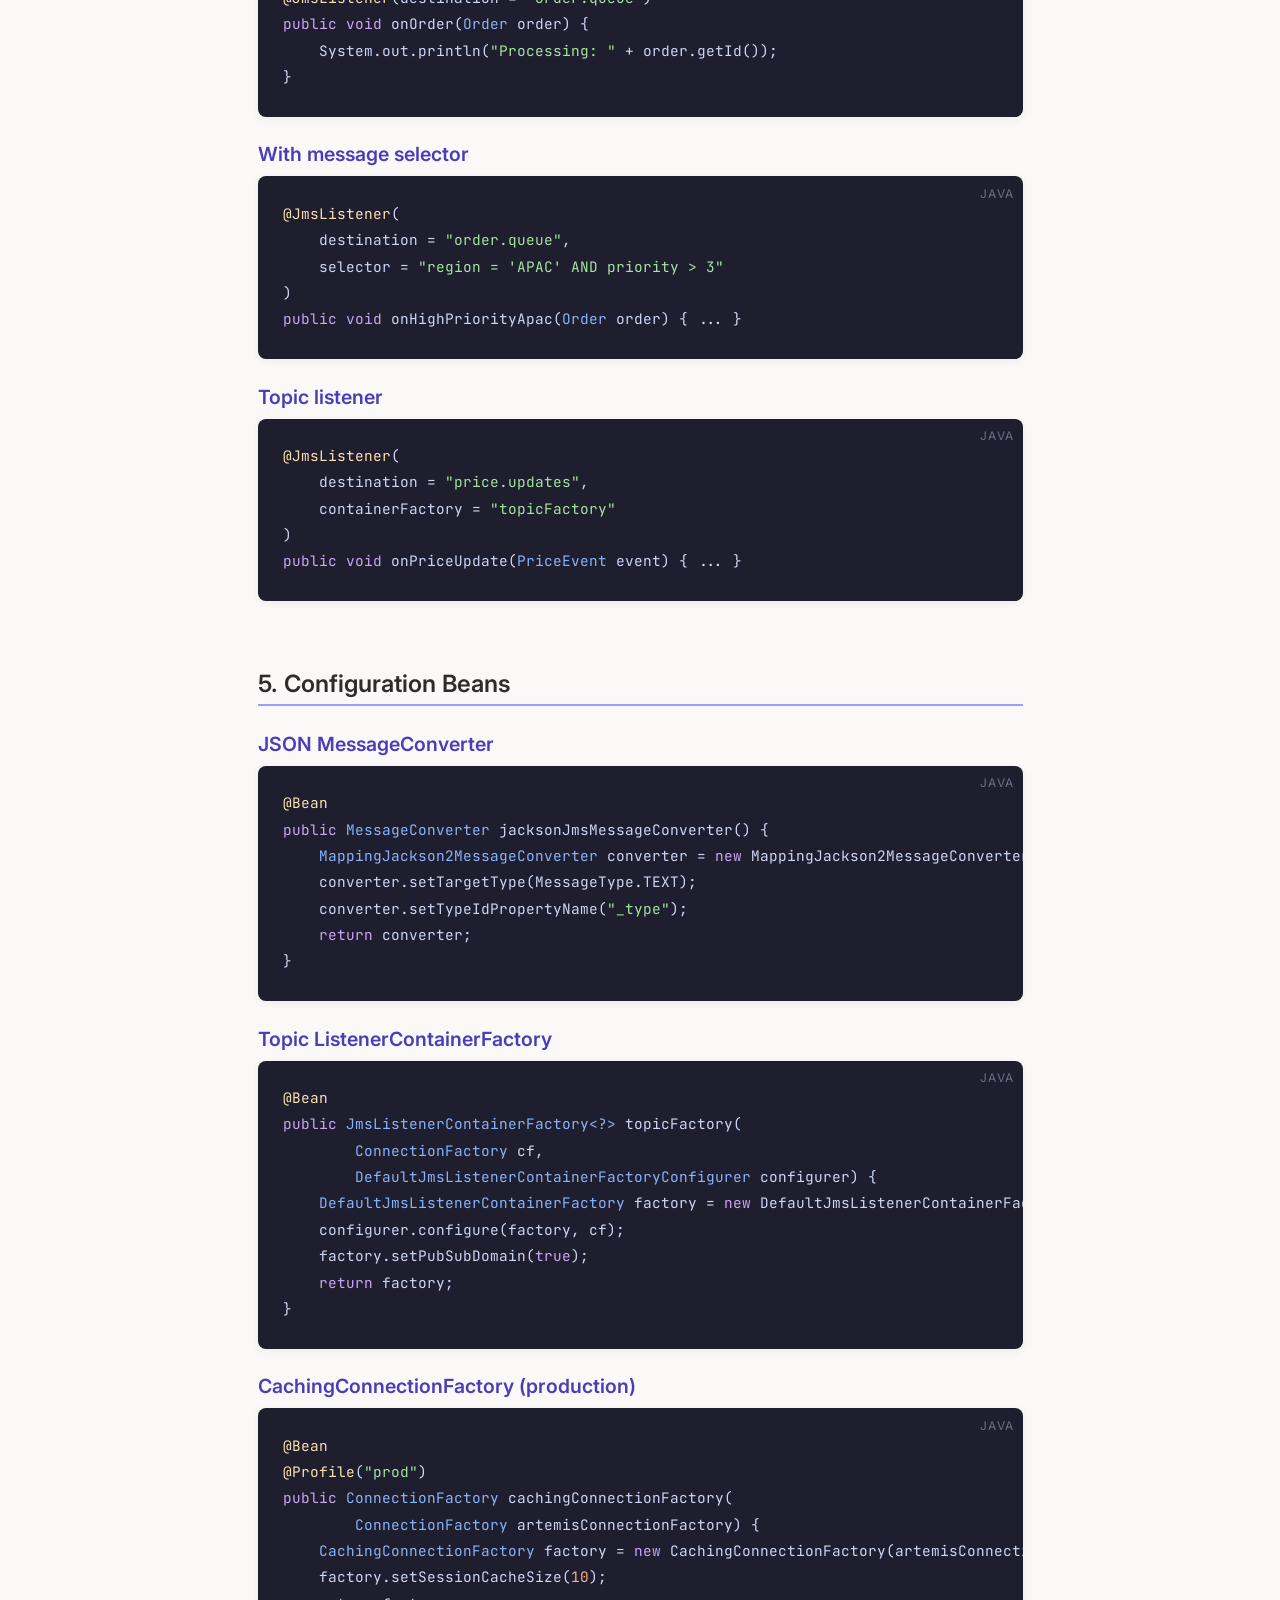
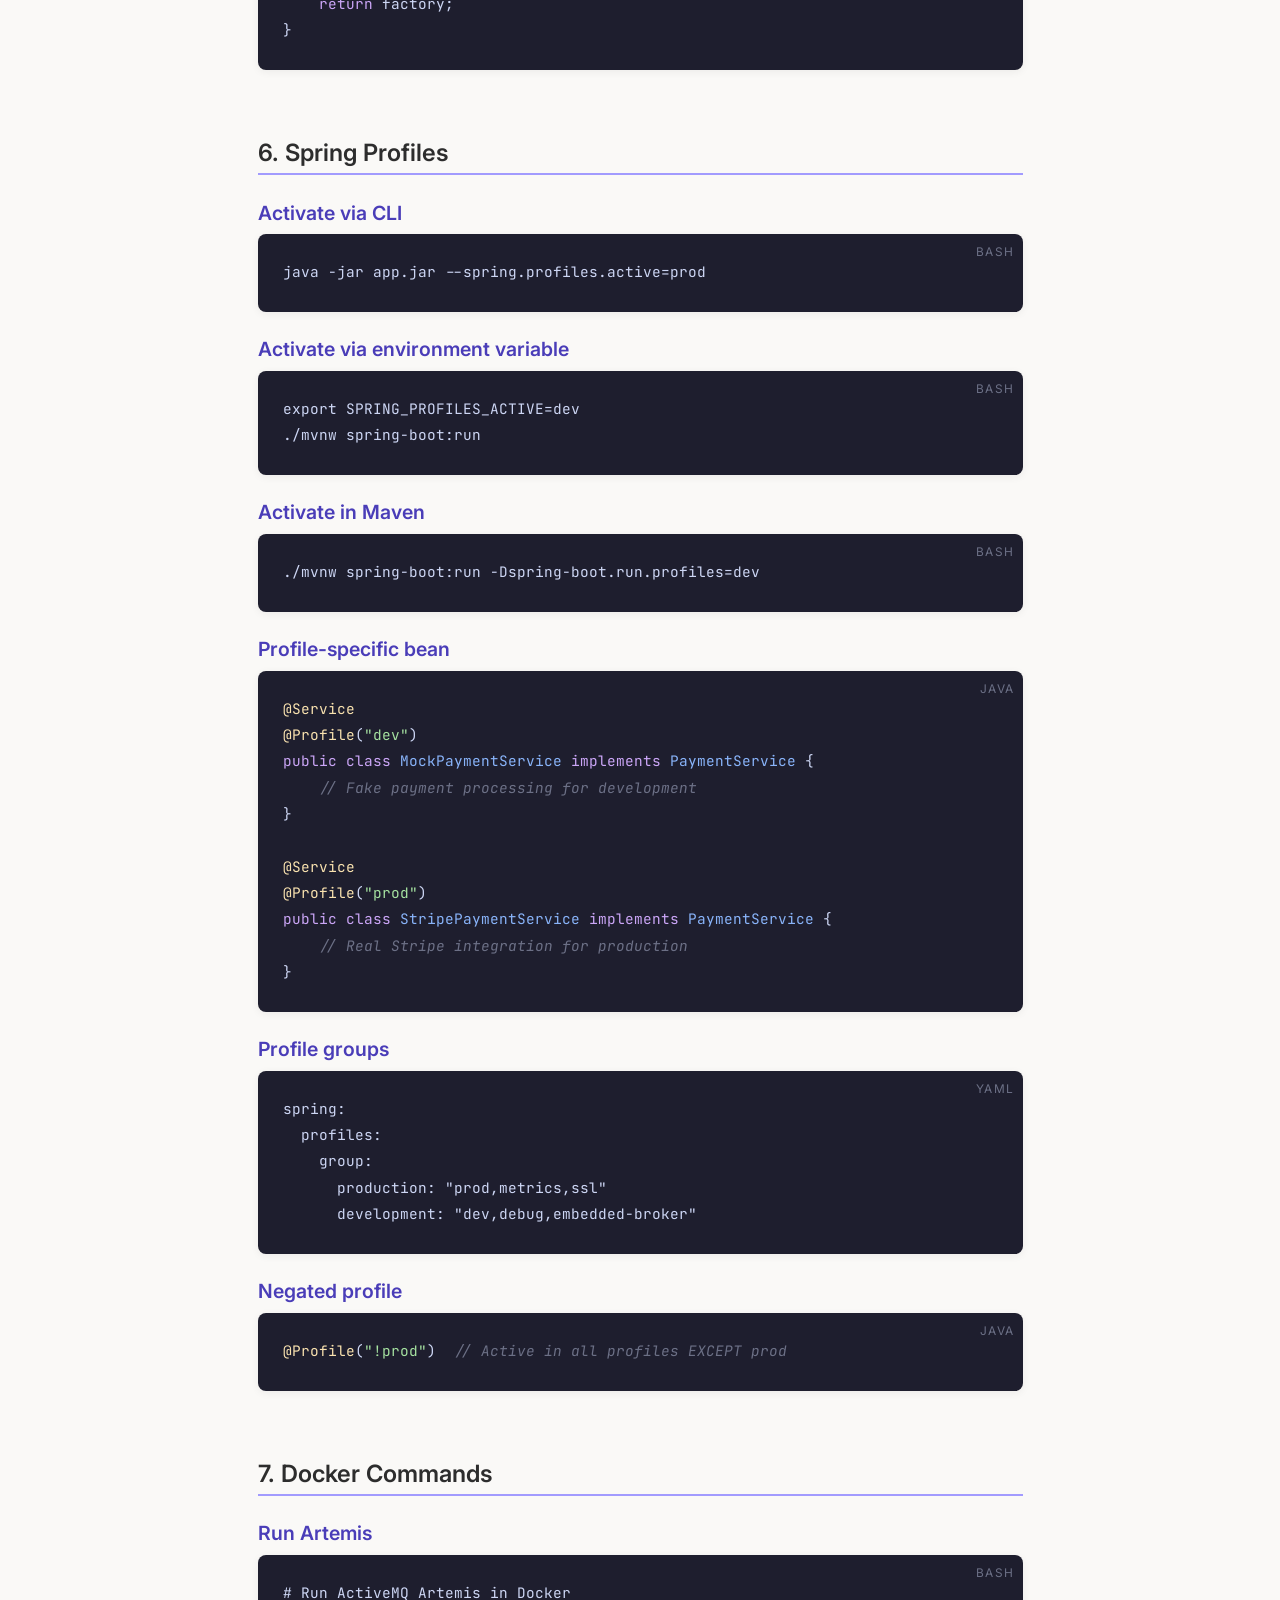
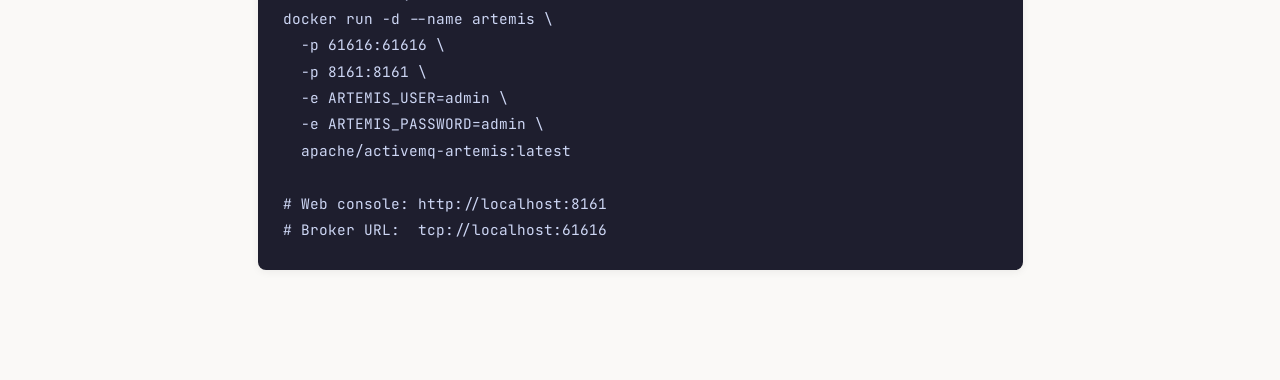
<file: reference/cheatsheet.html>
<!DOCTYPE html>
<html lang="en">
<head>
  <meta charset="UTF-8">
  <meta name="viewport" content="width=device-width, initial-scale=1.0">
  <title>Cheat Sheet — Spring Boot JMS &amp; Profiles</title>
  <link rel="stylesheet" href="../assets/style.css">
  <style>
    .cheat-section { margin-bottom: var(--sp-2xl); }
    .cheat-section h3 { margin-top: var(--sp-lg); }
  </style>
</head>
<body>

  <h1>⚡ Quick Reference Cheat Sheet</h1>
  <p>Pin-printable reference for Spring Boot JMS + Profiles syntax. All code is Spring Boot 3 + Artemis.</p>

  <!-- ============================================================ -->

  <div class="cheat-section">
    <h2>1. Maven Dependencies</h2>
    <pre data-lang="xml"><code>&lt;!-- ActiveMQ Artemis (Spring Boot 3) --&gt;
&lt;dependency&gt;
    &lt;groupId&gt;org.springframework.boot&lt;/groupId&gt;
    &lt;artifactId&gt;spring-boot-starter-artemis&lt;/artifactId&gt;
&lt;/dependency&gt;

&lt;!-- Embedded broker (dev/test only) --&gt;
&lt;dependency&gt;
    &lt;groupId&gt;org.apache.activemq&lt;/groupId&gt;
    &lt;artifactId&gt;artemis-server&lt;/artifactId&gt;
    &lt;scope&gt;test&lt;/scope&gt;
&lt;/dependency&gt;</code></pre>
  </div>

  <!-- ============================================================ -->

  <div class="cheat-section">
    <h2>2. Application Properties</h2>

    <h3>application.yml (shared)</h3>
    <pre data-lang="yaml"><code>spring:
  artemis:
    mode: embedded          # or 'native' for external broker
    broker-url: tcp://localhost:61616
    user: admin
    password: admin
  jms:
    pub-sub-domain: false   # false=queues (default), true=topics</code></pre>

    <h3>application-dev.yml</h3>
    <pre data-lang="yaml"><code>spring:
  artemis:
    mode: embedded
logging:
  level:
    org.apache.activemq: DEBUG</code></pre>

    <h3>application-prod.yml</h3>
    <pre data-lang="yaml"><code>spring:
  artemis:
    mode: native
    broker-url: tcp://broker.prod.internal:61616
    user: ${ARTEMIS_USER}
    password: ${ARTEMIS_PASSWORD}
  jms:
    cache:
      enabled: true
      session-cache-size: 10</code></pre>
  </div>

  <!-- ============================================================ -->

  <div class="cheat-section">
    <h2>3. Sending Messages</h2>

    <h3>Simple text message</h3>
    <pre data-lang="java"><code><span class="ann">@Service</span>
<span class="kw">public class</span> <span class="typ">NotificationSender</span> {

    <span class="kw">private final</span> <span class="typ">JmsTemplate</span> jmsTemplate;

    <span class="kw">public</span> NotificationSender(<span class="typ">JmsTemplate</span> jmsTemplate) {
        <span class="kw">this</span>.jmsTemplate = jmsTemplate;
    }

    <span class="kw">public void</span> send(<span class="typ">String</span> message) {
        jmsTemplate.convertAndSend(<span class="str">"notification.queue"</span>, message);
    }
}</code></pre>

    <h3>POJO as JSON</h3>
    <pre data-lang="java"><code><span class="cmt">// Requires MessageConverter bean (see section 5)</span>
jmsTemplate.convertAndSend(<span class="str">"order.queue"</span>, <span class="kw">new</span> Order(<span class="str">"ORD-001"</span>, <span class="num">299.99</span>));</code></pre>

    <h3>With custom headers</h3>
    <pre data-lang="java"><code>jmsTemplate.convertAndSend(<span class="str">"order.queue"</span>, order, msg -> {
    msg.setStringProperty(<span class="str">"region"</span>, <span class="str">"APAC"</span>);
    msg.setIntProperty(<span class="str">"priority"</span>, <span class="num">5</span>);
    <span class="kw">return</span> msg;
});</code></pre>
  </div>

  <!-- ============================================================ -->

  <div class="cheat-section">
    <h2>4. Receiving Messages</h2>

    <h3>Basic listener</h3>
    <pre data-lang="java"><code><span class="ann">@Component</span>
<span class="kw">public class</span> <span class="typ">NotificationListener</span> {

    <span class="ann">@JmsListener</span>(destination = <span class="str">"notification.queue"</span>)
    <span class="kw">public void</span> onMessage(<span class="typ">String</span> message) {
        System.out.println(<span class="str">"Received: "</span> + message);
    }
}</code></pre>

    <h3>POJO listener (auto-deserialized)</h3>
    <pre data-lang="java"><code><span class="ann">@JmsListener</span>(destination = <span class="str">"order.queue"</span>)
<span class="kw">public void</span> onOrder(<span class="typ">Order</span> order) {
    System.out.println(<span class="str">"Processing: "</span> + order.getId());
}</code></pre>

    <h3>With message selector</h3>
    <pre data-lang="java"><code><span class="ann">@JmsListener</span>(
    destination = <span class="str">"order.queue"</span>,
    selector = <span class="str">"region = 'APAC' AND priority > 3"</span>
)
<span class="kw">public void</span> onHighPriorityApac(<span class="typ">Order</span> order) { ... }</code></pre>

    <h3>Topic listener</h3>
    <pre data-lang="java"><code><span class="ann">@JmsListener</span>(
    destination = <span class="str">"price.updates"</span>,
    containerFactory = <span class="str">"topicFactory"</span>
)
<span class="kw">public void</span> onPriceUpdate(<span class="typ">PriceEvent</span> event) { ... }</code></pre>
  </div>

  <!-- ============================================================ -->

  <div class="cheat-section">
    <h2>5. Configuration Beans</h2>

    <h3>JSON MessageConverter</h3>
    <pre data-lang="java"><code><span class="ann">@Bean</span>
<span class="kw">public</span> <span class="typ">MessageConverter</span> jacksonJmsMessageConverter() {
    <span class="typ">MappingJackson2MessageConverter</span> converter = <span class="kw">new</span> MappingJackson2MessageConverter();
    converter.setTargetType(MessageType.TEXT);
    converter.setTypeIdPropertyName(<span class="str">"_type"</span>);
    <span class="kw">return</span> converter;
}</code></pre>

    <h3>Topic ListenerContainerFactory</h3>
    <pre data-lang="java"><code><span class="ann">@Bean</span>
<span class="kw">public</span> <span class="typ">JmsListenerContainerFactory&lt;?&gt;</span> topicFactory(
        <span class="typ">ConnectionFactory</span> cf,
        <span class="typ">DefaultJmsListenerContainerFactoryConfigurer</span> configurer) {
    <span class="typ">DefaultJmsListenerContainerFactory</span> factory = <span class="kw">new</span> DefaultJmsListenerContainerFactory();
    configurer.configure(factory, cf);
    factory.setPubSubDomain(<span class="kw">true</span>);
    <span class="kw">return</span> factory;
}</code></pre>

    <h3>CachingConnectionFactory (production)</h3>
    <pre data-lang="java"><code><span class="ann">@Bean</span>
<span class="ann">@Profile</span>(<span class="str">"prod"</span>)
<span class="kw">public</span> <span class="typ">ConnectionFactory</span> cachingConnectionFactory(
        <span class="typ">ConnectionFactory</span> artemisConnectionFactory) {
    <span class="typ">CachingConnectionFactory</span> factory = <span class="kw">new</span> CachingConnectionFactory(artemisConnectionFactory);
    factory.setSessionCacheSize(<span class="num">10</span>);
    <span class="kw">return</span> factory;
}</code></pre>
  </div>

  <!-- ============================================================ -->

  <div class="cheat-section">
    <h2>6. Spring Profiles</h2>

    <h3>Activate via CLI</h3>
    <pre data-lang="bash"><code>java -jar app.jar --spring.profiles.active=prod</code></pre>

    <h3>Activate via environment variable</h3>
    <pre data-lang="bash"><code>export SPRING_PROFILES_ACTIVE=dev
./mvnw spring-boot:run</code></pre>

    <h3>Activate in Maven</h3>
    <pre data-lang="bash"><code>./mvnw spring-boot:run -Dspring-boot.run.profiles=dev</code></pre>

    <h3>Profile-specific bean</h3>
    <pre data-lang="java"><code><span class="ann">@Service</span>
<span class="ann">@Profile</span>(<span class="str">"dev"</span>)
<span class="kw">public class</span> <span class="typ">MockPaymentService</span> <span class="kw">implements</span> <span class="typ">PaymentService</span> {
    <span class="cmt">// Fake payment processing for development</span>
}

<span class="ann">@Service</span>
<span class="ann">@Profile</span>(<span class="str">"prod"</span>)
<span class="kw">public class</span> <span class="typ">StripePaymentService</span> <span class="kw">implements</span> <span class="typ">PaymentService</span> {
    <span class="cmt">// Real Stripe integration for production</span>
}</code></pre>

    <h3>Profile groups</h3>
    <pre data-lang="yaml"><code>spring:
  profiles:
    group:
      production: "prod,metrics,ssl"
      development: "dev,debug,embedded-broker"</code></pre>

    <h3>Negated profile</h3>
    <pre data-lang="java"><code><span class="ann">@Profile</span>(<span class="str">"!prod"</span>)  <span class="cmt">// Active in all profiles EXCEPT prod</span></code></pre>
  </div>

  <!-- ============================================================ -->

  <div class="cheat-section">
    <h2>7. Docker Commands</h2>

    <h3>Run Artemis</h3>
    <pre data-lang="bash"><code># Run ActiveMQ Artemis in Docker
docker run -d --name artemis \
  -p 61616:61616 \
  -p 8161:8161 \
  -e ARTEMIS_USER=admin \
  -e ARTEMIS_PASSWORD=admin \
  apache/activemq-artemis:latest

# Web console: http://localhost:8161
# Broker URL:  tcp://localhost:61616</code></pre>
  </div>

</body>
</html>
</file>
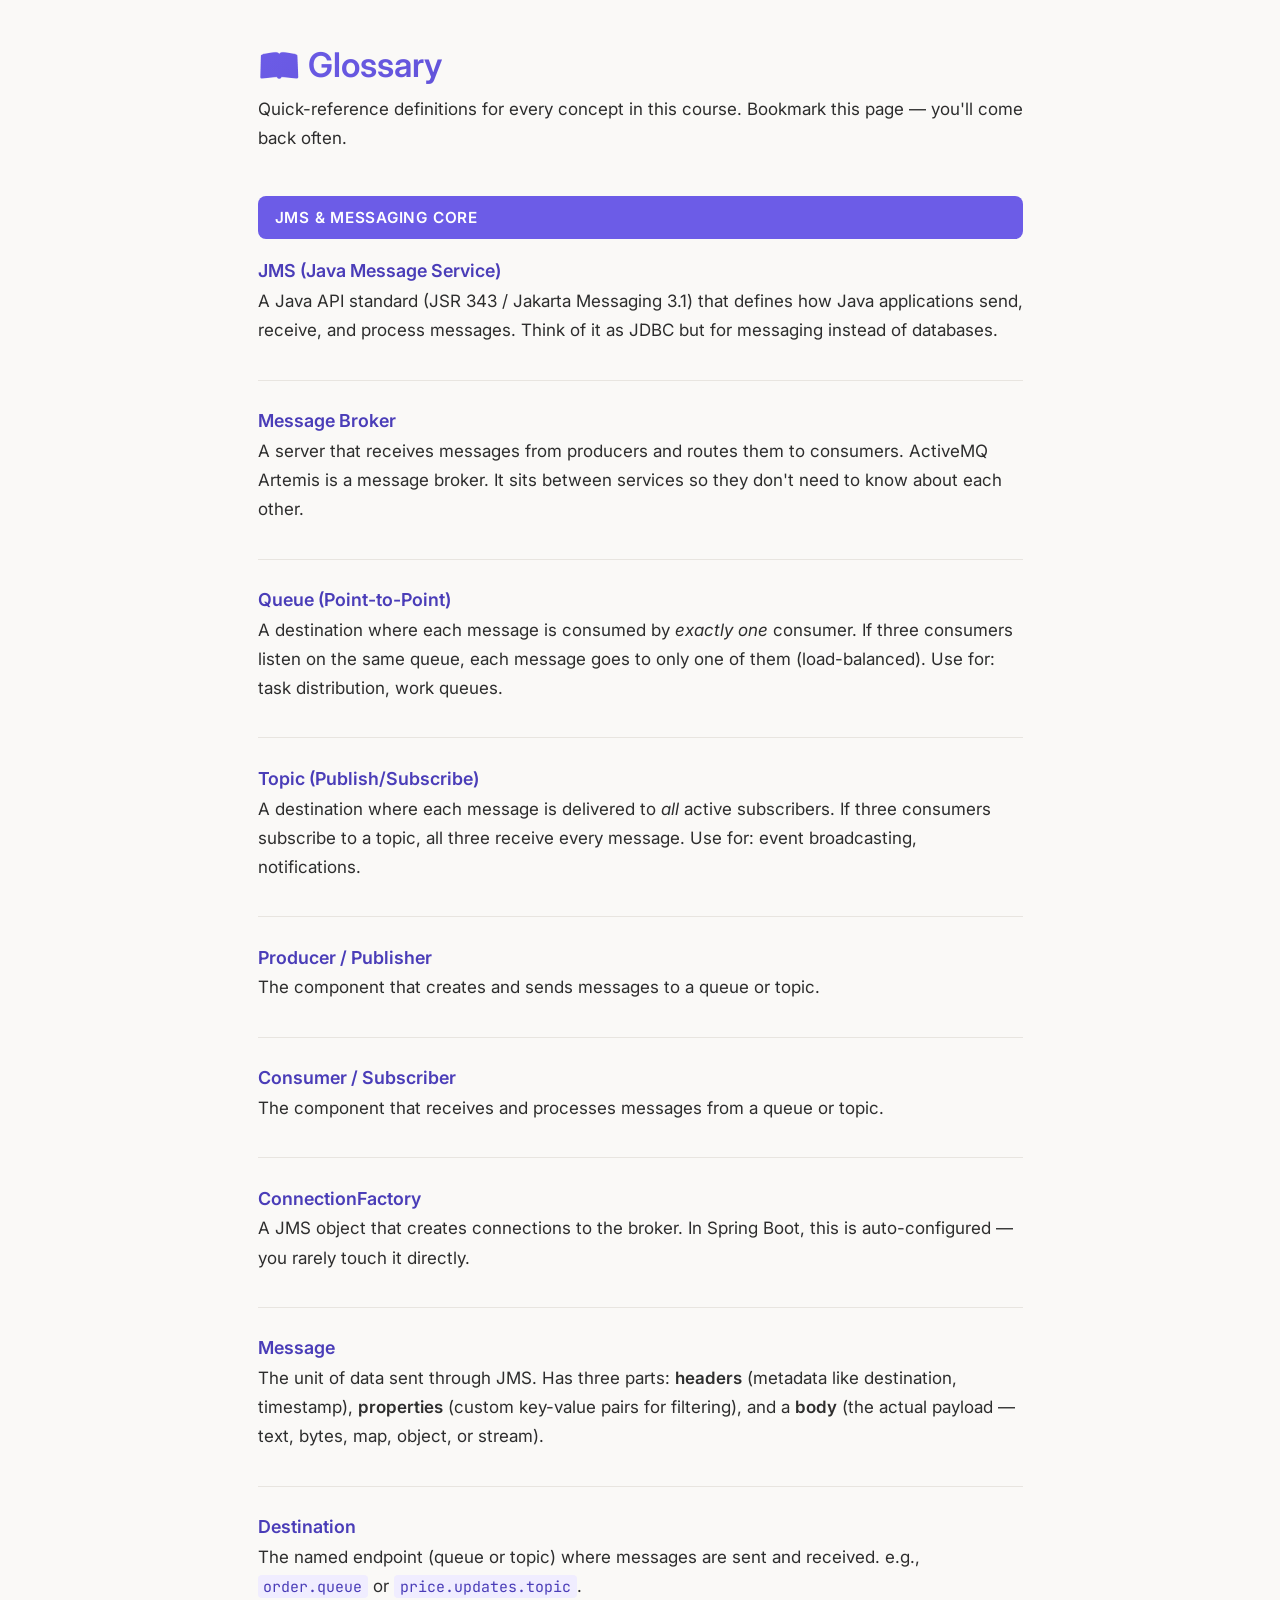
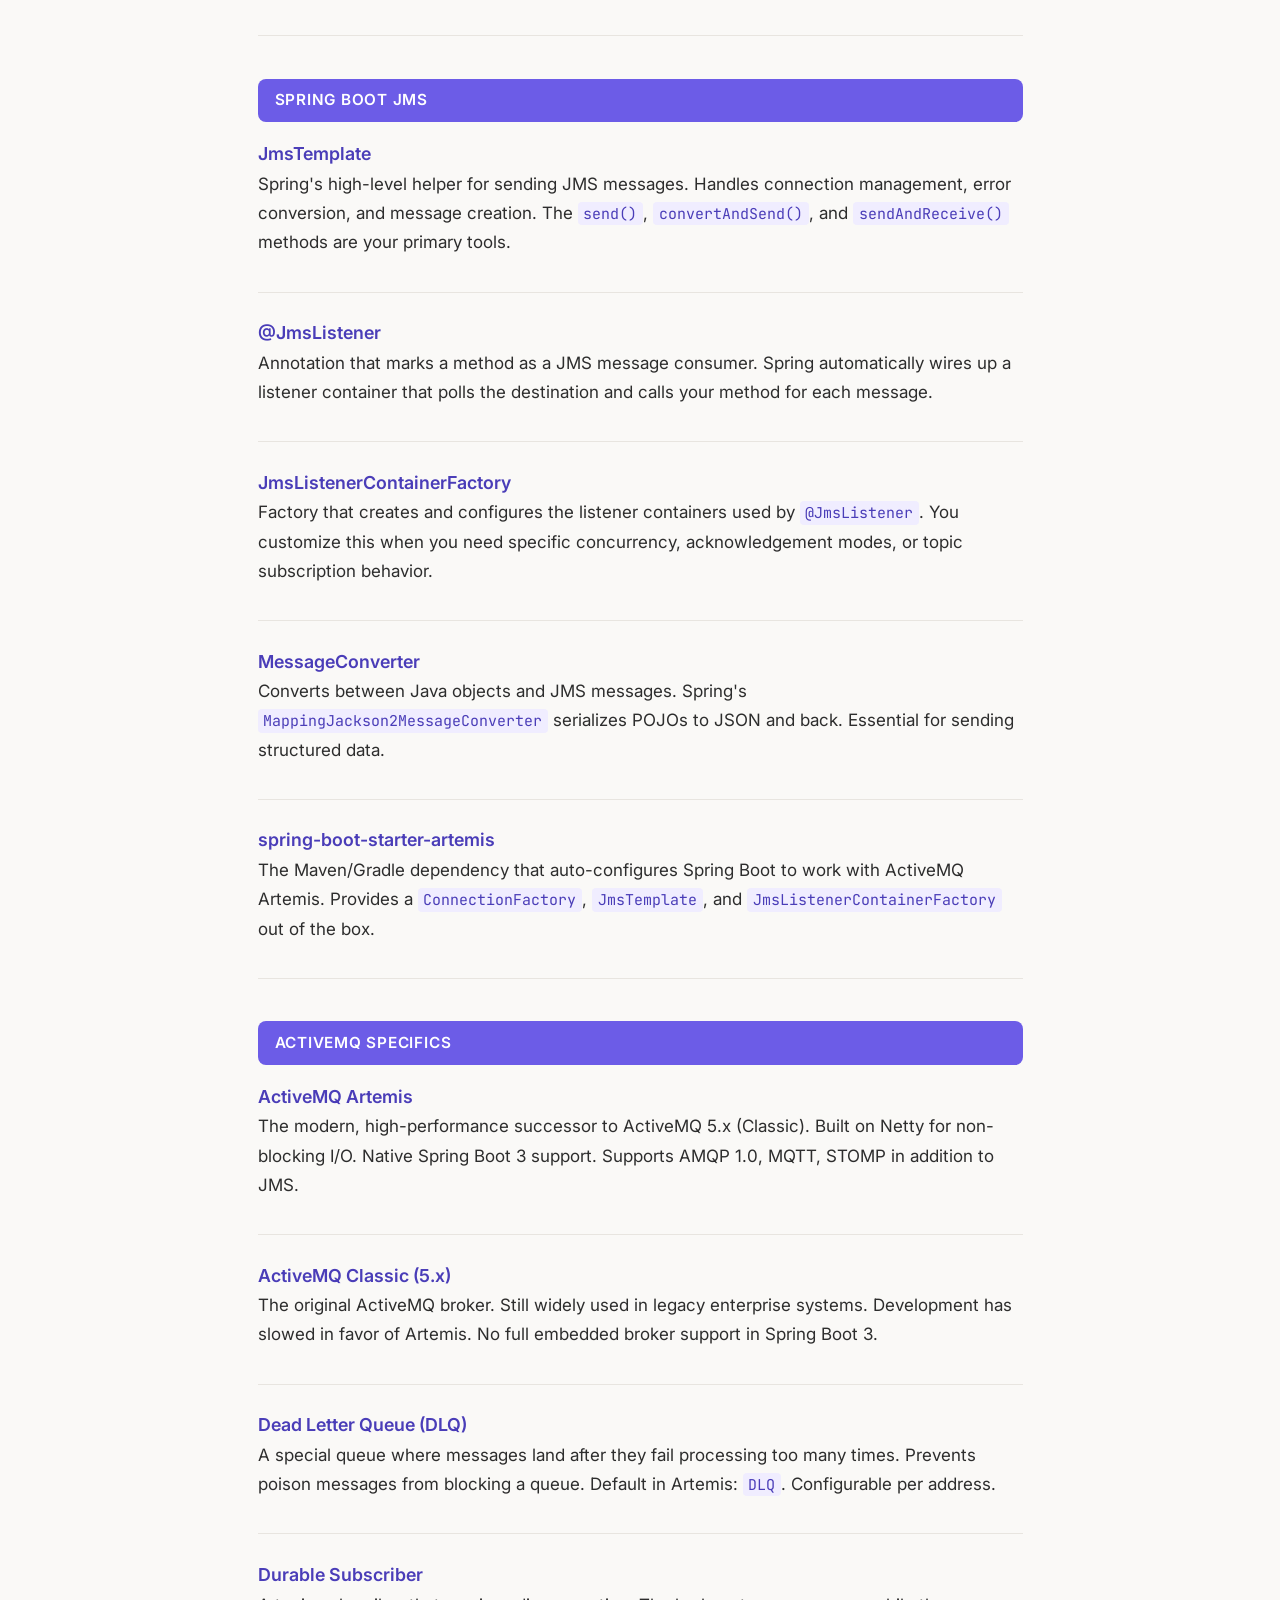
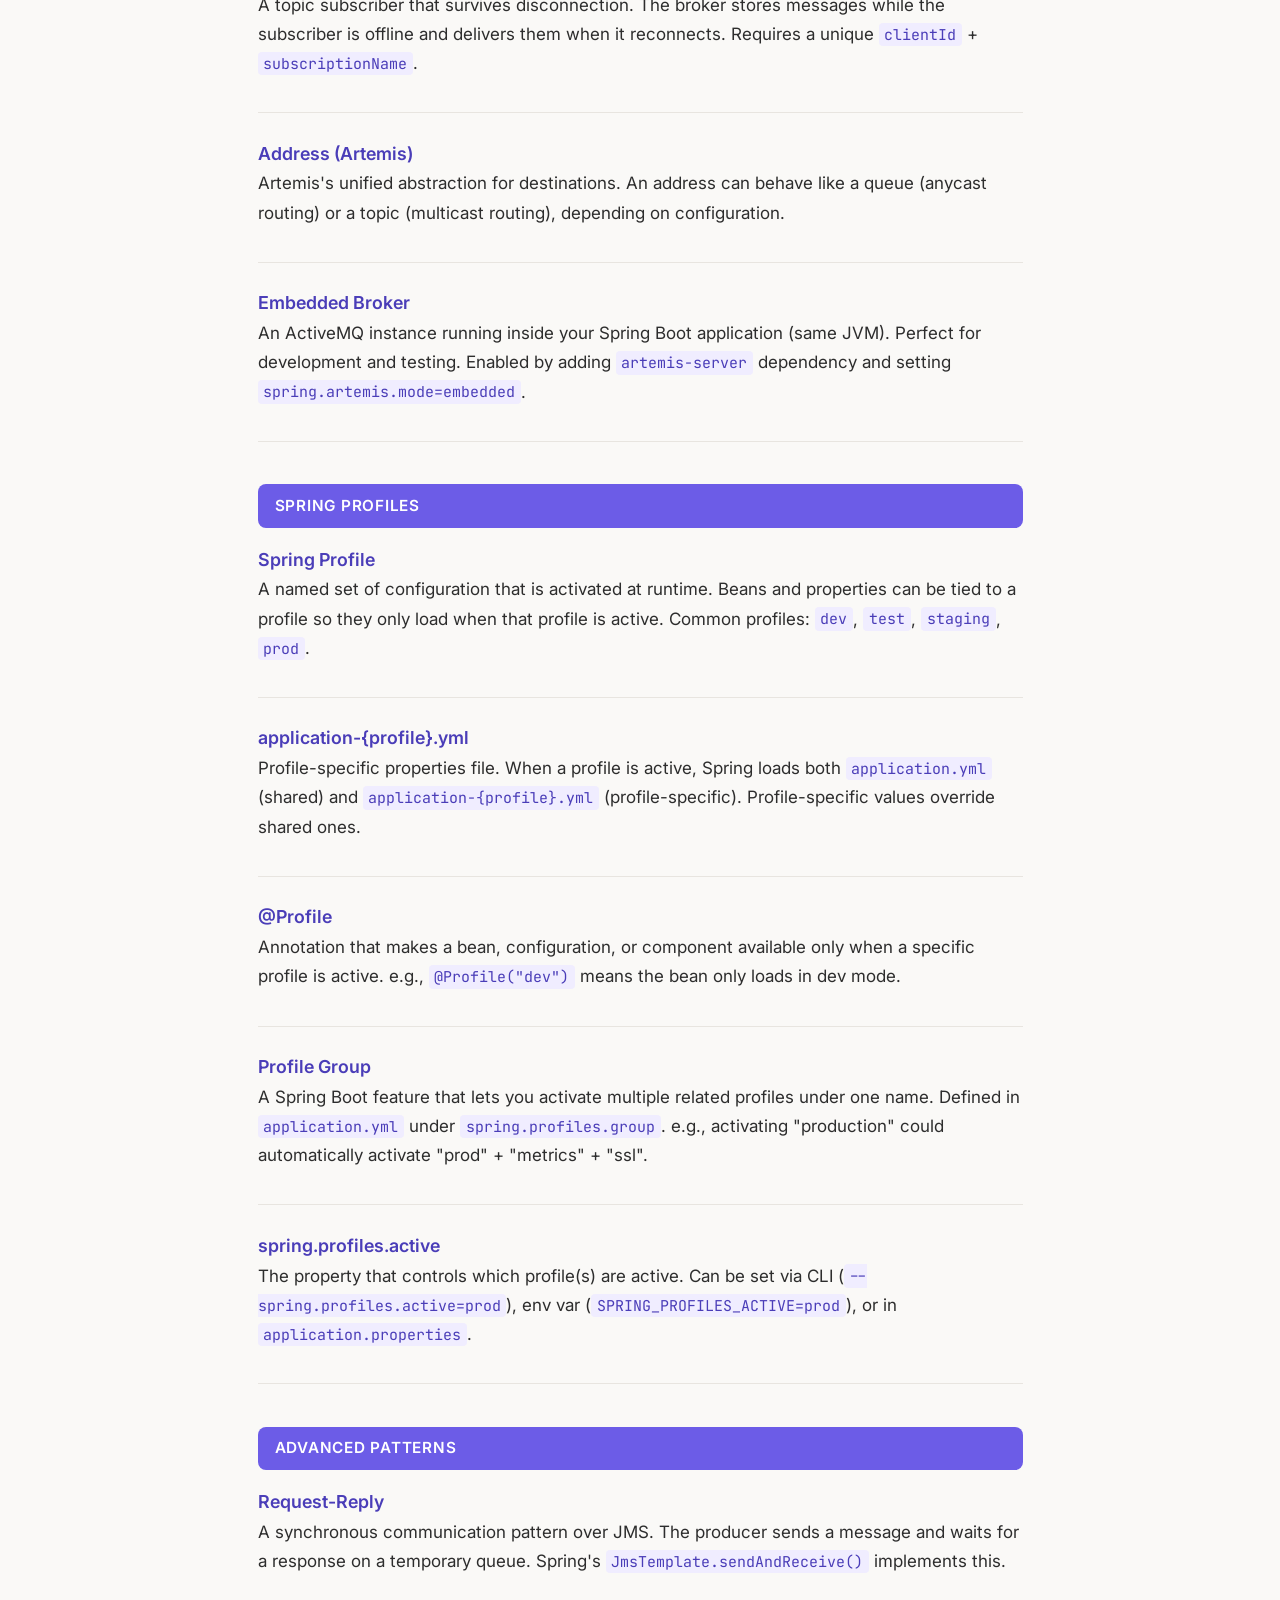
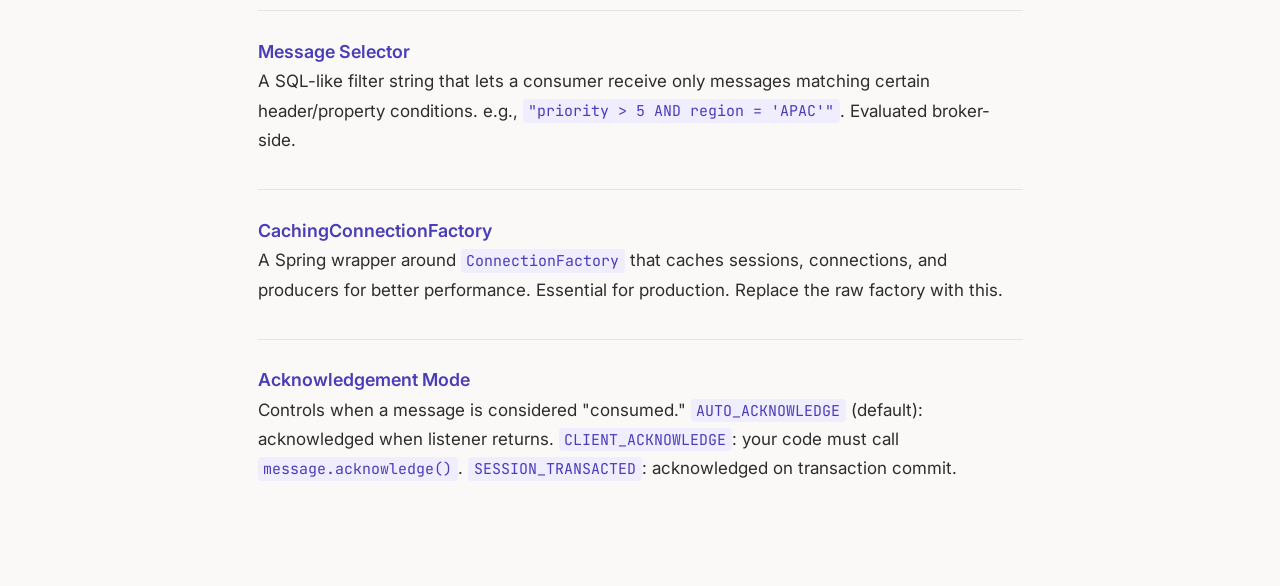
<file: reference/glossary.html>
<!DOCTYPE html>
<html lang="en">
<head>
  <meta charset="UTF-8">
  <meta name="viewport" content="width=device-width, initial-scale=1.0">
  <title>Glossary — Spring Boot + ActiveMQ</title>
  <link rel="stylesheet" href="../assets/style.css">
  <style>
    .glossary-term {
      font-weight: 600;
      color: var(--accent-dark);
      font-size: 1.05em;
    }
    .glossary-entry {
      margin-bottom: var(--sp-lg);
      padding-bottom: var(--sp-md);
      border-bottom: 1px solid var(--border);
    }
    .glossary-entry:last-child { border-bottom: none; }
    .glossary-category {
      margin-top: var(--sp-xl);
      margin-bottom: var(--sp-md);
      padding: var(--sp-sm) var(--sp-md);
      background: var(--accent);
      color: white;
      border-radius: var(--radius);
      font-weight: 600;
      font-size: 0.9em;
      text-transform: uppercase;
      letter-spacing: 0.05em;
    }
  </style>
</head>
<body>

  <h1>📖 Glossary</h1>
  <p>Quick-reference definitions for every concept in this course. Bookmark this page — you'll come back often.</p>

  <!-- ============================================================ -->

  <div class="glossary-category">JMS &amp; Messaging Core</div>

  <div class="glossary-entry">
    <span class="glossary-term">JMS (Java Message Service)</span>
    <p>A Java API standard (JSR 343 / Jakarta Messaging 3.1) that defines how Java applications send, receive, and process messages. Think of it as JDBC but for messaging instead of databases.</p>
  </div>

  <div class="glossary-entry">
    <span class="glossary-term">Message Broker</span>
    <p>A server that receives messages from producers and routes them to consumers. ActiveMQ Artemis is a message broker. It sits between services so they don't need to know about each other.</p>
  </div>

  <div class="glossary-entry">
    <span class="glossary-term">Queue (Point-to-Point)</span>
    <p>A destination where each message is consumed by <em>exactly one</em> consumer. If three consumers listen on the same queue, each message goes to only one of them (load-balanced). Use for: task distribution, work queues.</p>
  </div>

  <div class="glossary-entry">
    <span class="glossary-term">Topic (Publish/Subscribe)</span>
    <p>A destination where each message is delivered to <em>all</em> active subscribers. If three consumers subscribe to a topic, all three receive every message. Use for: event broadcasting, notifications.</p>
  </div>

  <div class="glossary-entry">
    <span class="glossary-term">Producer / Publisher</span>
    <p>The component that creates and sends messages to a queue or topic.</p>
  </div>

  <div class="glossary-entry">
    <span class="glossary-term">Consumer / Subscriber</span>
    <p>The component that receives and processes messages from a queue or topic.</p>
  </div>

  <div class="glossary-entry">
    <span class="glossary-term">ConnectionFactory</span>
    <p>A JMS object that creates connections to the broker. In Spring Boot, this is auto-configured — you rarely touch it directly.</p>
  </div>

  <div class="glossary-entry">
    <span class="glossary-term">Message</span>
    <p>The unit of data sent through JMS. Has three parts: <strong>headers</strong> (metadata like destination, timestamp), <strong>properties</strong> (custom key-value pairs for filtering), and a <strong>body</strong> (the actual payload — text, bytes, map, object, or stream).</p>
  </div>

  <div class="glossary-entry">
    <span class="glossary-term">Destination</span>
    <p>The named endpoint (queue or topic) where messages are sent and received. e.g., <code>order.queue</code> or <code>price.updates.topic</code>.</p>
  </div>

  <!-- ============================================================ -->

  <div class="glossary-category">Spring Boot JMS</div>

  <div class="glossary-entry">
    <span class="glossary-term">JmsTemplate</span>
    <p>Spring's high-level helper for sending JMS messages. Handles connection management, error conversion, and message creation. The <code>send()</code>, <code>convertAndSend()</code>, and <code>sendAndReceive()</code> methods are your primary tools.</p>
  </div>

  <div class="glossary-entry">
    <span class="glossary-term">@JmsListener</span>
    <p>Annotation that marks a method as a JMS message consumer. Spring automatically wires up a listener container that polls the destination and calls your method for each message.</p>
  </div>

  <div class="glossary-entry">
    <span class="glossary-term">JmsListenerContainerFactory</span>
    <p>Factory that creates and configures the listener containers used by <code>@JmsListener</code>. You customize this when you need specific concurrency, acknowledgement modes, or topic subscription behavior.</p>
  </div>

  <div class="glossary-entry">
    <span class="glossary-term">MessageConverter</span>
    <p>Converts between Java objects and JMS messages. Spring's <code>MappingJackson2MessageConverter</code> serializes POJOs to JSON and back. Essential for sending structured data.</p>
  </div>

  <div class="glossary-entry">
    <span class="glossary-term">spring-boot-starter-artemis</span>
    <p>The Maven/Gradle dependency that auto-configures Spring Boot to work with ActiveMQ Artemis. Provides a <code>ConnectionFactory</code>, <code>JmsTemplate</code>, and <code>JmsListenerContainerFactory</code> out of the box.</p>
  </div>

  <!-- ============================================================ -->

  <div class="glossary-category">ActiveMQ Specifics</div>

  <div class="glossary-entry">
    <span class="glossary-term">ActiveMQ Artemis</span>
    <p>The modern, high-performance successor to ActiveMQ 5.x (Classic). Built on Netty for non-blocking I/O. Native Spring Boot 3 support. Supports AMQP 1.0, MQTT, STOMP in addition to JMS.</p>
  </div>

  <div class="glossary-entry">
    <span class="glossary-term">ActiveMQ Classic (5.x)</span>
    <p>The original ActiveMQ broker. Still widely used in legacy enterprise systems. Development has slowed in favor of Artemis. No full embedded broker support in Spring Boot 3.</p>
  </div>

  <div class="glossary-entry">
    <span class="glossary-term">Dead Letter Queue (DLQ)</span>
    <p>A special queue where messages land after they fail processing too many times. Prevents poison messages from blocking a queue. Default in Artemis: <code>DLQ</code>. Configurable per address.</p>
  </div>

  <div class="glossary-entry">
    <span class="glossary-term">Durable Subscriber</span>
    <p>A topic subscriber that survives disconnection. The broker stores messages while the subscriber is offline and delivers them when it reconnects. Requires a unique <code>clientId</code> + <code>subscriptionName</code>.</p>
  </div>

  <div class="glossary-entry">
    <span class="glossary-term">Address (Artemis)</span>
    <p>Artemis's unified abstraction for destinations. An address can behave like a queue (anycast routing) or a topic (multicast routing), depending on configuration.</p>
  </div>

  <div class="glossary-entry">
    <span class="glossary-term">Embedded Broker</span>
    <p>An ActiveMQ instance running inside your Spring Boot application (same JVM). Perfect for development and testing. Enabled by adding <code>artemis-server</code> dependency and setting <code>spring.artemis.mode=embedded</code>.</p>
  </div>

  <!-- ============================================================ -->

  <div class="glossary-category">Spring Profiles</div>

  <div class="glossary-entry">
    <span class="glossary-term">Spring Profile</span>
    <p>A named set of configuration that is activated at runtime. Beans and properties can be tied to a profile so they only load when that profile is active. Common profiles: <code>dev</code>, <code>test</code>, <code>staging</code>, <code>prod</code>.</p>
  </div>

  <div class="glossary-entry">
    <span class="glossary-term">application-{profile}.yml</span>
    <p>Profile-specific properties file. When a profile is active, Spring loads both <code>application.yml</code> (shared) and <code>application-{profile}.yml</code> (profile-specific). Profile-specific values override shared ones.</p>
  </div>

  <div class="glossary-entry">
    <span class="glossary-term">@Profile</span>
    <p>Annotation that makes a bean, configuration, or component available only when a specific profile is active. e.g., <code>@Profile("dev")</code> means the bean only loads in dev mode.</p>
  </div>

  <div class="glossary-entry">
    <span class="glossary-term">Profile Group</span>
    <p>A Spring Boot feature that lets you activate multiple related profiles under one name. Defined in <code>application.yml</code> under <code>spring.profiles.group</code>. e.g., activating "production" could automatically activate "prod" + "metrics" + "ssl".</p>
  </div>

  <div class="glossary-entry">
    <span class="glossary-term">spring.profiles.active</span>
    <p>The property that controls which profile(s) are active. Can be set via CLI (<code>--spring.profiles.active=prod</code>), env var (<code>SPRING_PROFILES_ACTIVE=prod</code>), or in <code>application.properties</code>.</p>
  </div>

  <!-- ============================================================ -->

  <div class="glossary-category">Advanced Patterns</div>

  <div class="glossary-entry">
    <span class="glossary-term">Request-Reply</span>
    <p>A synchronous communication pattern over JMS. The producer sends a message and waits for a response on a temporary queue. Spring's <code>JmsTemplate.sendAndReceive()</code> implements this.</p>
  </div>

  <div class="glossary-entry">
    <span class="glossary-term">Message Selector</span>
    <p>A SQL-like filter string that lets a consumer receive only messages matching certain header/property conditions. e.g., <code>"priority > 5 AND region = 'APAC'"</code>. Evaluated broker-side.</p>
  </div>

  <div class="glossary-entry">
    <span class="glossary-term">CachingConnectionFactory</span>
    <p>A Spring wrapper around <code>ConnectionFactory</code> that caches sessions, connections, and producers for better performance. Essential for production. Replace the raw factory with this.</p>
  </div>

  <div class="glossary-entry">
    <span class="glossary-term">Acknowledgement Mode</span>
    <p>Controls when a message is considered "consumed." <code>AUTO_ACKNOWLEDGE</code> (default): acknowledged when listener returns. <code>CLIENT_ACKNOWLEDGE</code>: your code must call <code>message.acknowledge()</code>. <code>SESSION_TRANSACTED</code>: acknowledged on transaction commit.</p>
  </div>

</body>
</html>
</file>
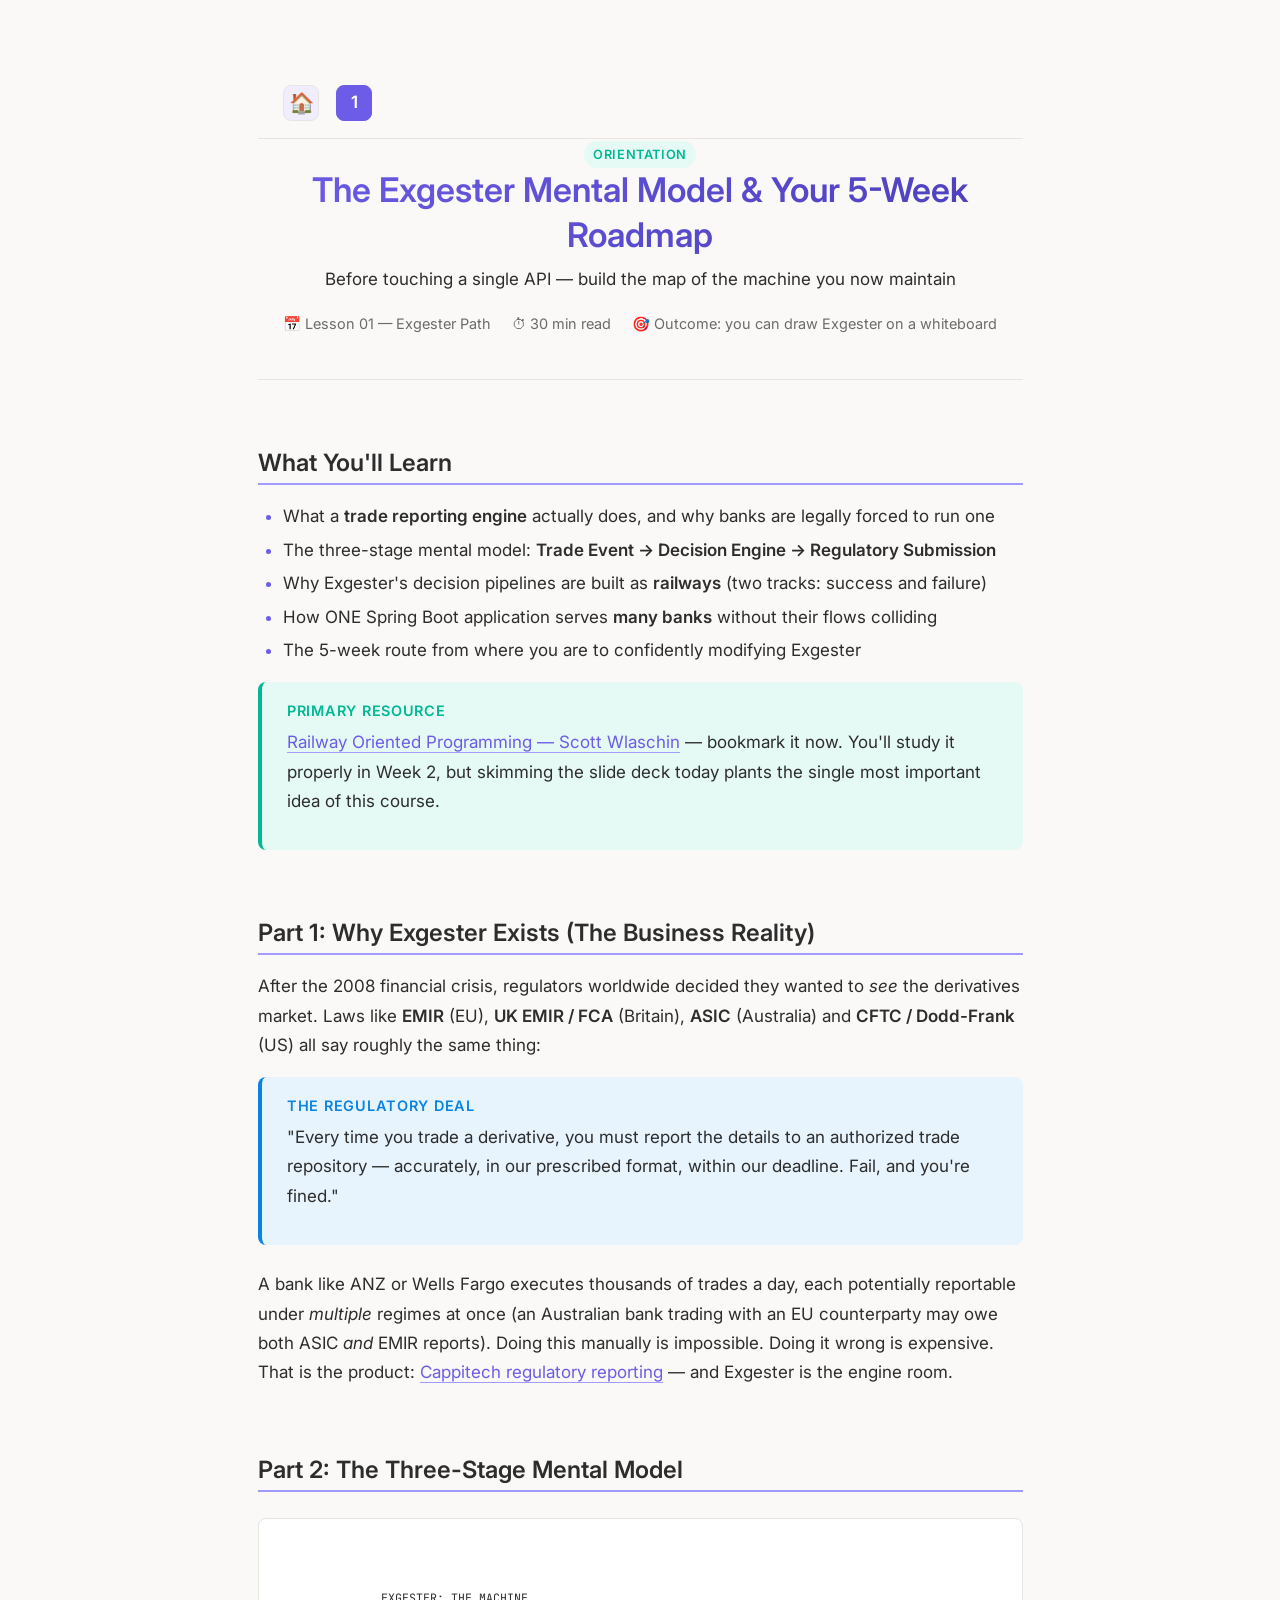
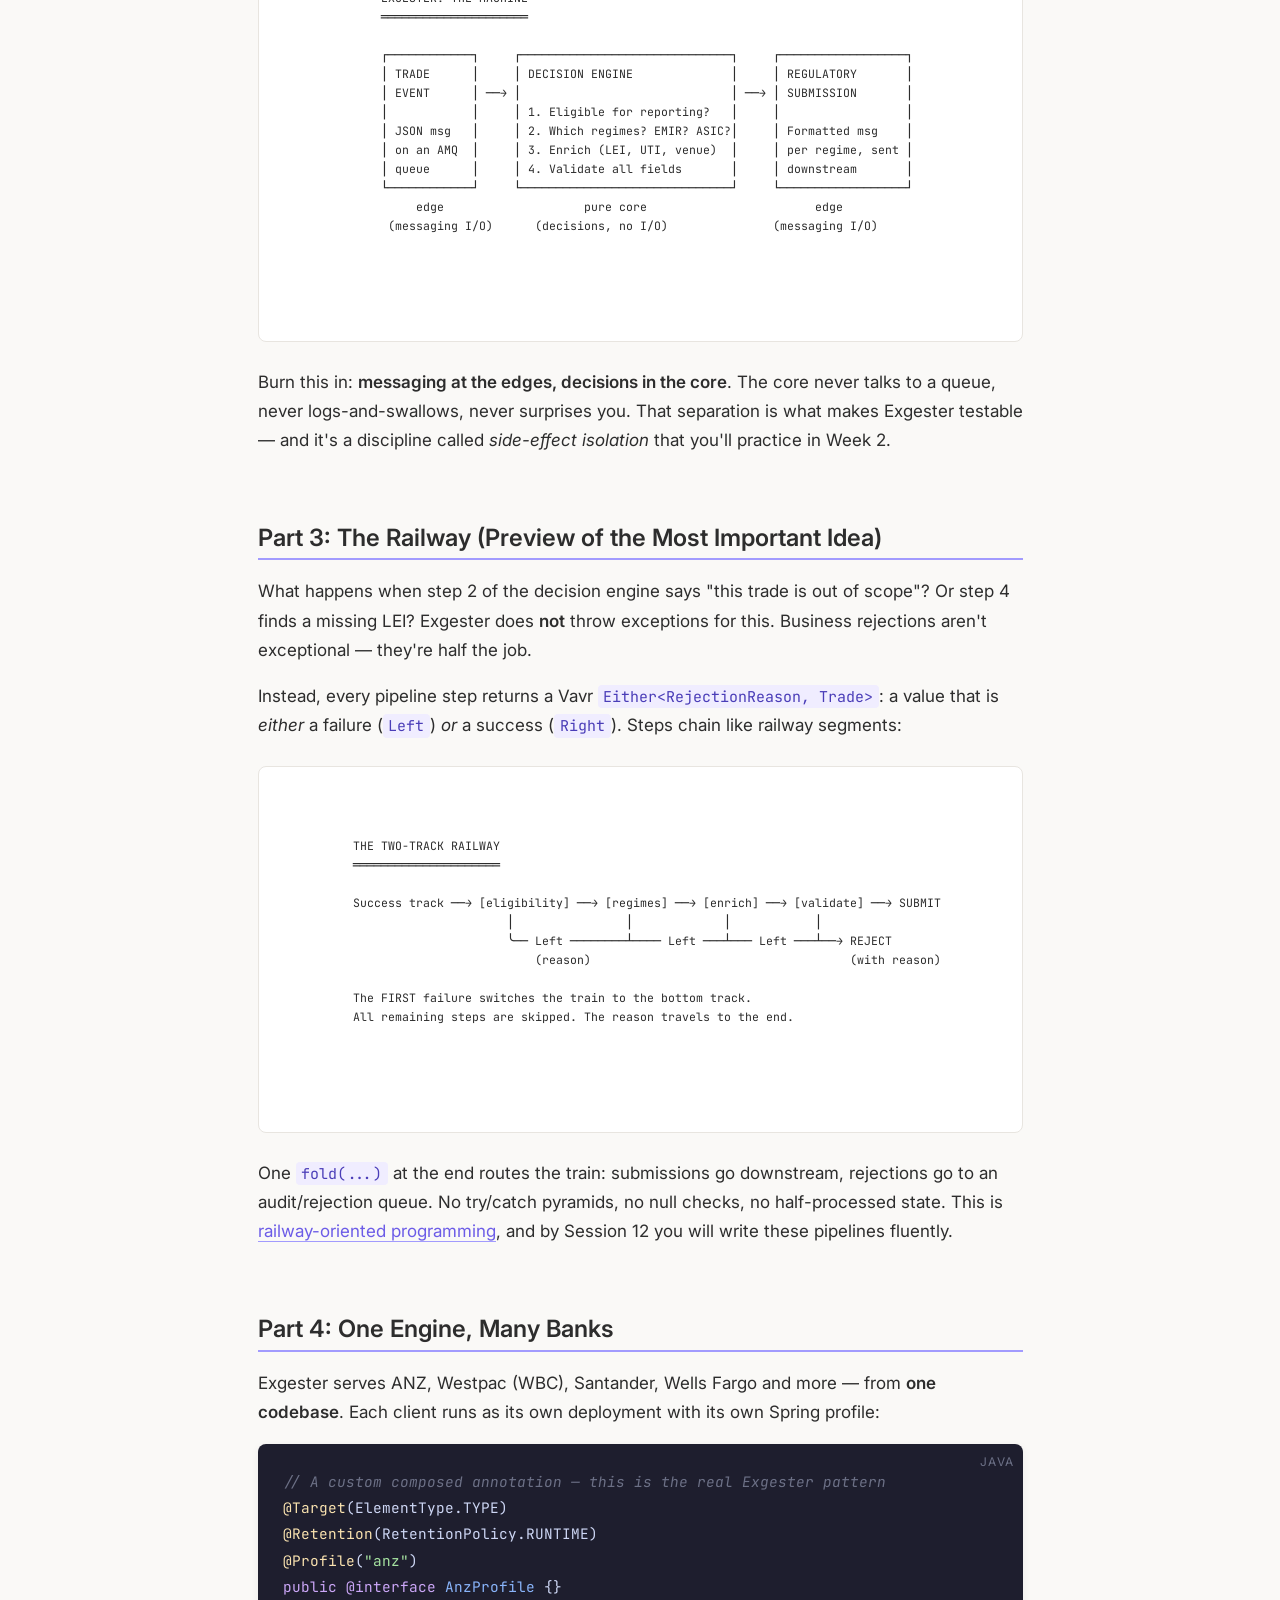
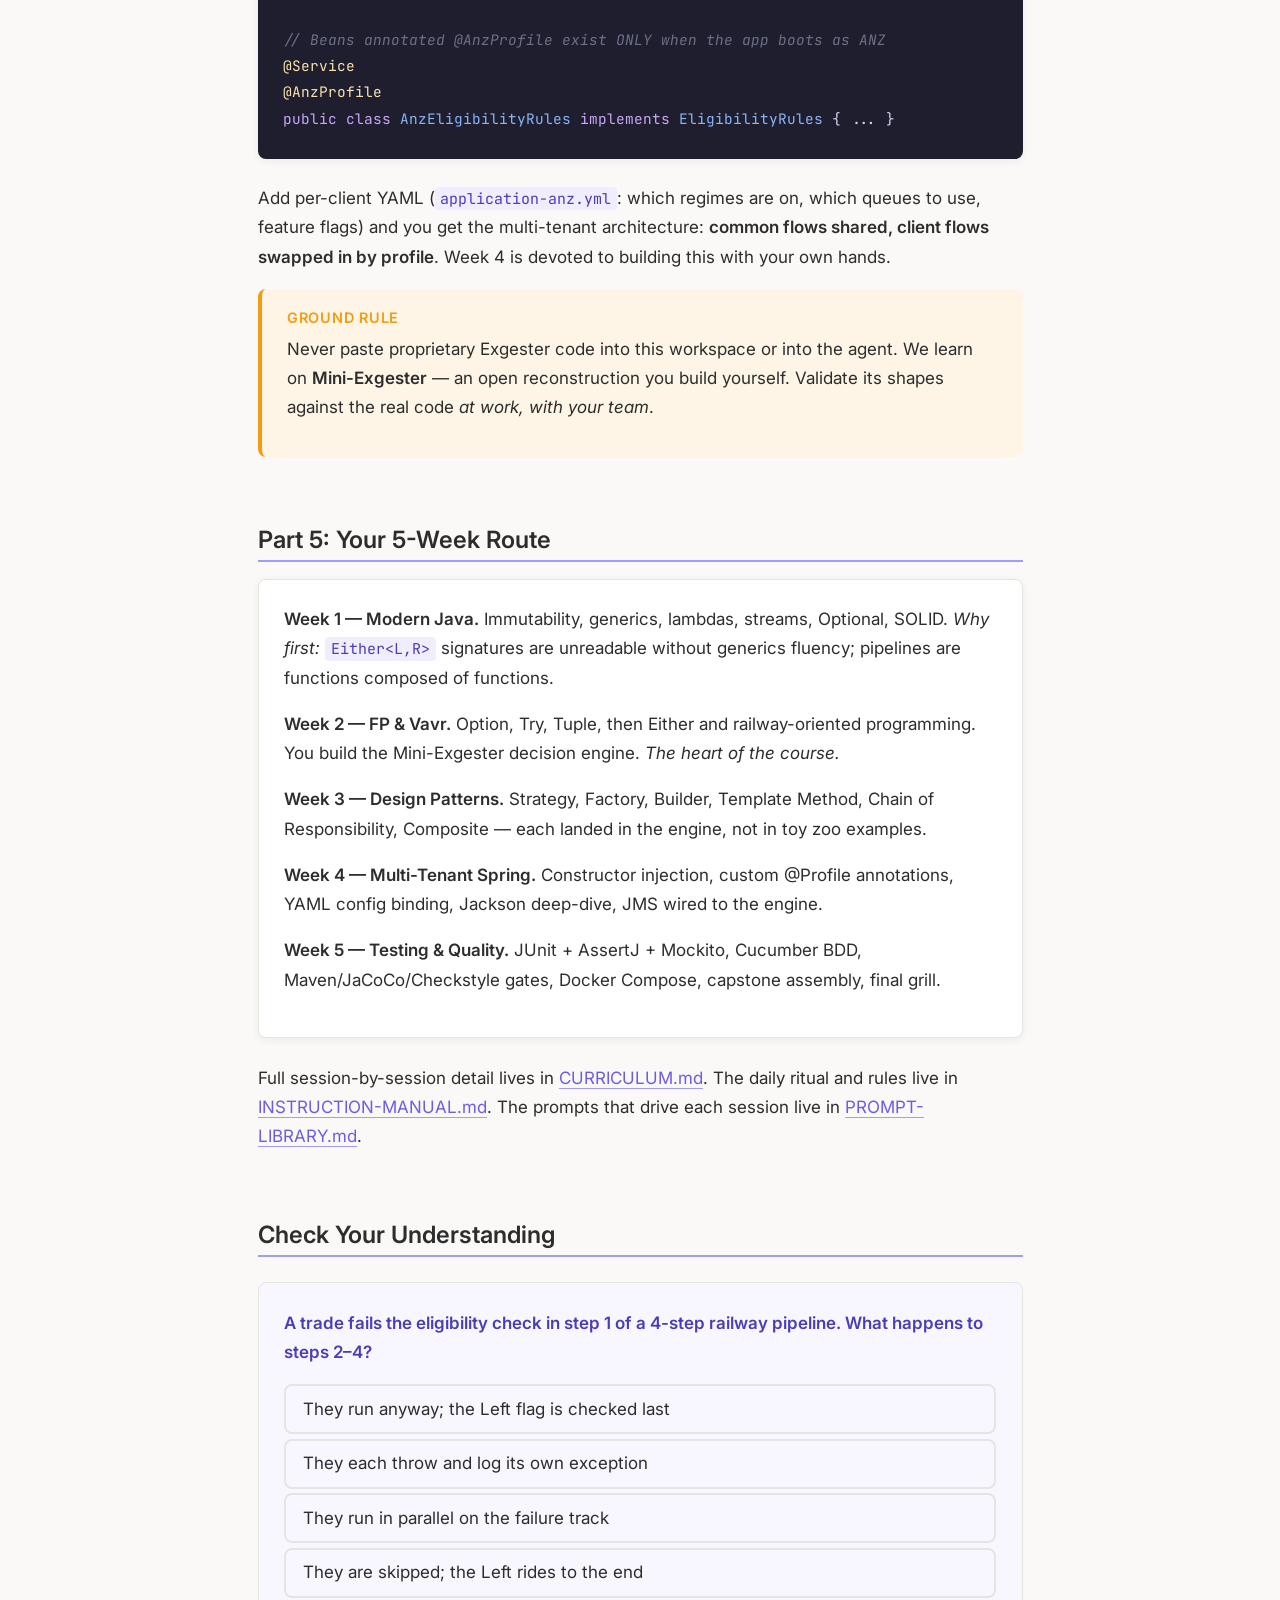
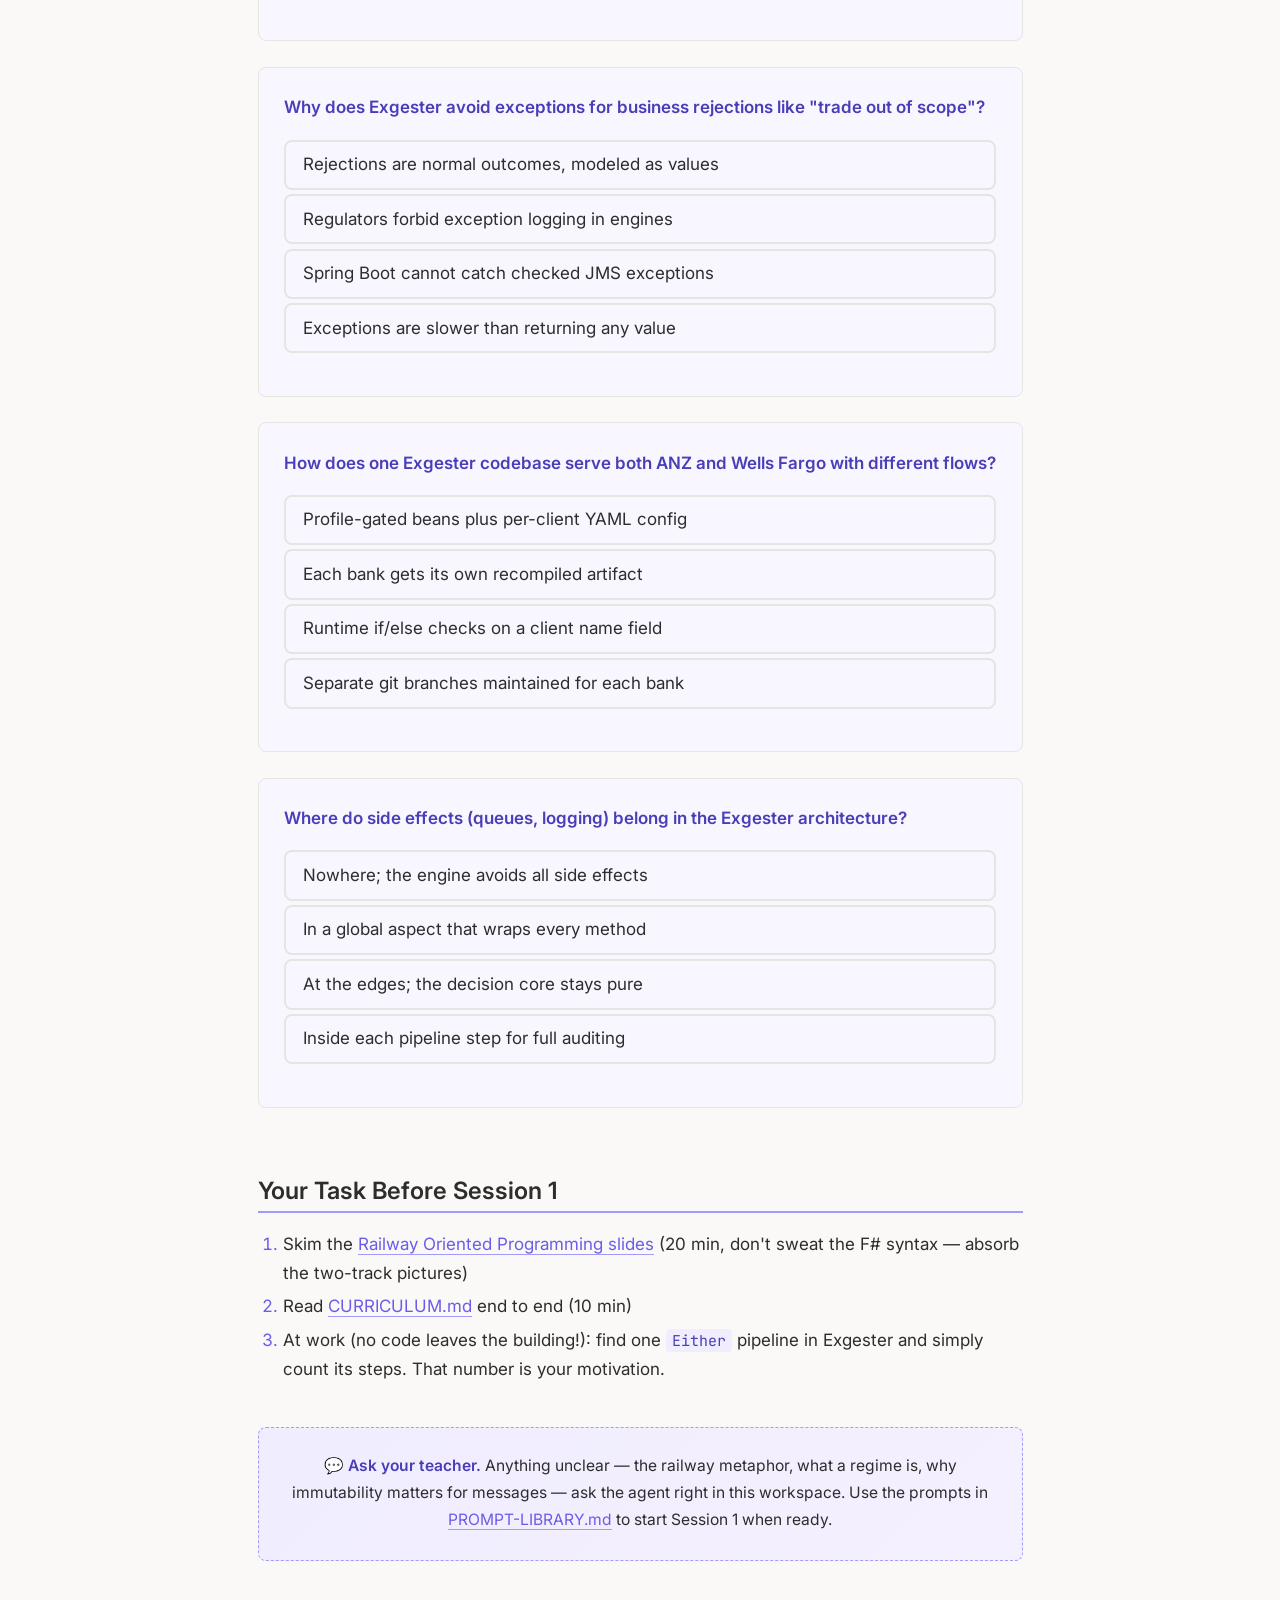
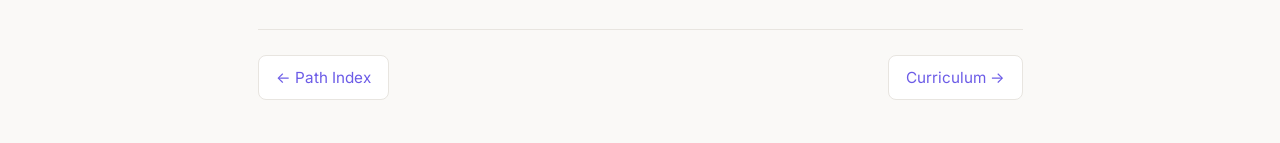
<file: ExgesterLearningPath/lessons/0001-exgester-mental-model-and-roadmap.html>
<!DOCTYPE html>
<html lang="en">
<head>
  <meta charset="UTF-8">
  <meta name="viewport" content="width=device-width, initial-scale=1.0">
  <title>Exgester 01 — The Exgester Mental Model &amp; Your 5-Week Roadmap</title>
  <link rel="stylesheet" href="../../assets/style.css">
</head>
<body>

<nav class="top-nav">
  <a href="../ExgesterModule.md" class="nav-btn home-btn" title="Exgester Path Index">🏠</a>
  <div class="nav-pages">
    <a href="0001-exgester-mental-model-and-roadmap.html" class="nav-btn active" title="Orientation">1</a>
  </div>
</nav>

  <div class="lesson-header">
    <span class="lesson-badge badge-beginner">Orientation</span>
    <h1>The Exgester Mental Model &amp; Your 5-Week Roadmap</h1>
    <p>Before touching a single API — build the map of the machine you now maintain</p>
    <div class="lesson-meta">
      <span>📅 Lesson 01 — Exgester Path</span>
      <span>⏱ 30 min read</span>
      <span>🎯 Outcome: you can draw Exgester on a whiteboard</span>
    </div>
  </div>

  <!-- ============================================================ -->

  <h2>What You'll Learn</h2>
  <ul>
    <li>What a <strong>trade reporting engine</strong> actually does, and why banks are legally forced to run one</li>
    <li>The three-stage mental model: <strong>Trade Event → Decision Engine → Regulatory Submission</strong></li>
    <li>Why Exgester's decision pipelines are built as <strong>railways</strong> (two tracks: success and failure)</li>
    <li>How ONE Spring Boot application serves <strong>many banks</strong> without their flows colliding</li>
    <li>The 5-week route from where you are to confidently modifying Exgester</li>
  </ul>

  <div class="callout callout-success">
    <div class="callout-label">Primary Resource</div>
    <p><a href="https://fsharpforfunandprofit.com/rop/">Railway Oriented Programming — Scott Wlaschin</a> — bookmark it now. You'll study it properly in Week 2, but skimming the slide deck today plants the single most important idea of this course.</p>
  </div>

  <!-- ============================================================ -->

  <h2>Part 1: Why Exgester Exists (The Business Reality)</h2>

  <p>After the 2008 financial crisis, regulators worldwide decided they wanted to <em>see</em> the derivatives market. Laws like <strong>EMIR</strong> (EU), <strong>UK EMIR / FCA</strong> (Britain), <strong>ASIC</strong> (Australia) and <strong>CFTC / Dodd-Frank</strong> (US) all say roughly the same thing:</p>

  <div class="callout callout-info">
    <div class="callout-label">The Regulatory Deal</div>
    <p>"Every time you trade a derivative, you must report the details to an authorized trade repository — accurately, in our prescribed format, within our deadline. Fail, and you're fined."</p>
  </div>

  <p>A bank like ANZ or Wells Fargo executes thousands of trades a day, each potentially reportable under <em>multiple</em> regimes at once (an Australian bank trading with an EU counterparty may owe both ASIC <em>and</em> EMIR reports). Doing this manually is impossible. Doing it wrong is expensive. That is the product: <a href="https://www.spglobal.com/market-intelligence/en/solutions/regulatory-compliance-and-reporting">Cappitech regulatory reporting</a> — and Exgester is the engine room.</p>

  <h2>Part 2: The Three-Stage Mental Model</h2>

  <div class="diagram">
    <pre><code>
  EXGESTER: THE MACHINE
  ═════════════════════

  ┌────────────┐     ┌──────────────────────────────┐     ┌──────────────────┐
  │ TRADE      │     │ DECISION ENGINE              │     │ REGULATORY       │
  │ EVENT      │ ──→ │                              │ ──→ │ SUBMISSION       │
  │            │     │ 1. Eligible for reporting?   │     │                  │
  │ JSON msg   │     │ 2. Which regimes? EMIR? ASIC?│     │ Formatted msg    │
  │ on an AMQ  │     │ 3. Enrich (LEI, UTI, venue)  │     │ per regime, sent │
  │ queue      │     │ 4. Validate all fields       │     │ downstream       │
  └────────────┘     └──────────────────────────────┘     └──────────────────┘
       edge                    pure core                        edge
   (messaging I/O)      (decisions, no I/O)               (messaging I/O)
    </code></pre>
  </div>

  <p>Burn this in: <strong>messaging at the edges, decisions in the core</strong>. The core never talks to a queue, never logs-and-swallows, never surprises you. That separation is what makes Exgester testable — and it's a discipline called <em>side-effect isolation</em> that you'll practice in Week 2.</p>

  <h2>Part 3: The Railway (Preview of the Most Important Idea)</h2>

  <p>What happens when step 2 of the decision engine says "this trade is out of scope"? Or step 4 finds a missing LEI? Exgester does <strong>not</strong> throw exceptions for this. Business rejections aren't exceptional — they're half the job.</p>

  <p>Instead, every pipeline step returns a Vavr <code>Either&lt;RejectionReason, Trade&gt;</code>: a value that is <em>either</em> a failure (<code>Left</code>) <em>or</em> a success (<code>Right</code>). Steps chain like railway segments:</p>

  <div class="diagram">
    <pre><code>
  THE TWO-TRACK RAILWAY
  ═════════════════════

  Success track ──→ [eligibility] ──→ [regimes] ──→ [enrich] ──→ [validate] ──→ SUBMIT
                        │                │             │            │
                        ╰── Left ────────┴──── Left ───┴─── Left ───┴──→ REJECT
                            (reason)                                     (with reason)

  The FIRST failure switches the train to the bottom track.
  All remaining steps are skipped. The reason travels to the end.
    </code></pre>
  </div>

  <p>One <code>fold(...)</code> at the end routes the train: submissions go downstream, rejections go to an audit/rejection queue. No try/catch pyramids, no null checks, no half-processed state. This is <a href="https://fsharpforfunandprofit.com/rop/">railway-oriented programming</a>, and by Session 12 you will write these pipelines fluently.</p>

  <h2>Part 4: One Engine, Many Banks</h2>

  <p>Exgester serves ANZ, Westpac (WBC), Santander, Wells Fargo and more — from <strong>one codebase</strong>. Each client runs as its own deployment with its own Spring profile:</p>

  <pre data-lang="java"><code><span class="cmt">// A custom composed annotation — this is the real Exgester pattern</span>
<span class="ann">@Target</span>(ElementType.TYPE)
<span class="ann">@Retention</span>(RetentionPolicy.RUNTIME)
<span class="ann">@Profile</span>(<span class="str">"anz"</span>)
<span class="kw">public @interface</span> <span class="typ">AnzProfile</span> {}

<span class="cmt">// Beans annotated @AnzProfile exist ONLY when the app boots as ANZ</span>
<span class="ann">@Service</span>
<span class="ann">@AnzProfile</span>
<span class="kw">public class</span> <span class="typ">AnzEligibilityRules</span> <span class="kw">implements</span> <span class="typ">EligibilityRules</span> { ... }</code></pre>

  <p>Add per-client YAML (<code>application-anz.yml</code>: which regimes are on, which queues to use, feature flags) and you get the multi-tenant architecture: <strong>common flows shared, client flows swapped in by profile</strong>. Week 4 is devoted to building this with your own hands.</p>

  <div class="callout callout-warning">
    <div class="callout-label">Ground Rule</div>
    <p>Never paste proprietary Exgester code into this workspace or into the agent. We learn on <strong>Mini-Exgester</strong> — an open reconstruction you build yourself. Validate its shapes against the real code <em>at work, with your team</em>.</p>
  </div>

  <h2>Part 5: Your 5-Week Route</h2>

  <div class="card">
    <p><strong>Week 1 — Modern Java.</strong> Immutability, generics, lambdas, streams, Optional, SOLID. <em>Why first:</em> <code>Either&lt;L,R&gt;</code> signatures are unreadable without generics fluency; pipelines are functions composed of functions.</p>
    <p><strong>Week 2 — FP &amp; Vavr.</strong> Option, Try, Tuple, then Either and railway-oriented programming. You build the Mini-Exgester decision engine. <em>The heart of the course.</em></p>
    <p><strong>Week 3 — Design Patterns.</strong> Strategy, Factory, Builder, Template Method, Chain of Responsibility, Composite — each landed in the engine, not in toy zoo examples.</p>
    <p><strong>Week 4 — Multi-Tenant Spring.</strong> Constructor injection, custom @Profile annotations, YAML config binding, Jackson deep-dive, JMS wired to the engine.</p>
    <p><strong>Week 5 — Testing &amp; Quality.</strong> JUnit + AssertJ + Mockito, Cucumber BDD, Maven/JaCoCo/Checkstyle gates, Docker Compose, capstone assembly, final grill.</p>
  </div>

  <p>Full session-by-session detail lives in <a href="../CURRICULUM.md">CURRICULUM.md</a>. The daily ritual and rules live in <a href="../INSTRUCTION-MANUAL.md">INSTRUCTION-MANUAL.md</a>. The prompts that drive each session live in <a href="../PROMPT-LIBRARY.md">PROMPT-LIBRARY.md</a>.</p>

  <!-- ============================================================ -->

  <h2>Check Your Understanding</h2>

  <div class="quiz" data-quiz="exg01-q1">
    <p class="quiz-question">A trade fails the eligibility check in step 1 of a 4-step railway pipeline. What happens to steps 2–4?</p>
    <ul class="quiz-options">
      <li data-correct data-explanation="The first Left switches to the failure track; remaining steps are bypassed entirely.">They are skipped; the Left rides to the end</li>
      <li>They run anyway; the Left flag is checked last</li>
      <li>They each throw and log its own exception</li>
      <li>They run in parallel on the failure track</li>
    </ul>
    <div class="quiz-feedback"></div>
  </div>

  <div class="quiz" data-quiz="exg01-q2">
    <p class="quiz-question">Why does Exgester avoid exceptions for business rejections like "trade out of scope"?</p>
    <ul class="quiz-options">
      <li data-correct data-explanation="Rejections are expected outcomes, so they're modeled as values (Left) that compose in pipelines.">Rejections are normal outcomes, modeled as values</li>
      <li>Exceptions are slower than returning any value</li>
      <li>Spring Boot cannot catch checked JMS exceptions</li>
      <li>Regulators forbid exception logging in engines</li>
    </ul>
    <div class="quiz-feedback"></div>
  </div>

  <div class="quiz" data-quiz="exg01-q3">
    <p class="quiz-question">How does one Exgester codebase serve both ANZ and Wells Fargo with different flows?</p>
    <ul class="quiz-options">
      <li data-correct data-explanation="Client beans carry composed @Profile annotations; each deployment boots with its client profile + YAML.">Profile-gated beans plus per-client YAML config</li>
      <li>Separate git branches maintained for each bank</li>
      <li>Runtime if/else checks on a client name field</li>
      <li>Each bank gets its own recompiled artifact</li>
    </ul>
    <div class="quiz-feedback"></div>
  </div>

  <div class="quiz" data-quiz="exg01-q4">
    <p class="quiz-question">Where do side effects (queues, logging) belong in the Exgester architecture?</p>
    <ul class="quiz-options">
      <li data-correct data-explanation="Edges handle I/O; the decision core stays pure so it can be tested without infrastructure.">At the edges; the decision core stays pure</li>
      <li>Inside each pipeline step for full auditing</li>
      <li>In a global aspect that wraps every method</li>
      <li>Nowhere; the engine avoids all side effects</li>
    </ul>
    <div class="quiz-feedback"></div>
  </div>

  <!-- ============================================================ -->

  <h2>Your Task Before Session 1</h2>
  <ol>
    <li>Skim the <a href="https://fsharpforfunandprofit.com/rop/">Railway Oriented Programming slides</a> (20 min, don't sweat the F# syntax — absorb the two-track pictures)</li>
    <li>Read <a href="../CURRICULUM.md">CURRICULUM.md</a> end to end (10 min)</li>
    <li>At work (no code leaves the building!): find one <code>Either</code> pipeline in Exgester and simply count its steps. That number is your motivation.</li>
  </ol>

  <div class="teacher-prompt">
    <strong>💬 Ask your teacher.</strong> Anything unclear — the railway metaphor, what a regime is, why immutability matters for messages — ask the agent right in this workspace. Use the prompts in <a href="../PROMPT-LIBRARY.md">PROMPT-LIBRARY.md</a> to start Session 1 when ready.
  </div>

  <div class="lesson-nav">
    <a href="../ExgesterModule.md">← Path Index</a>
    <a href="../CURRICULUM.md">Curriculum →</a>
  </div>

<script src="../../assets/quiz.js"></script>
</body>
</html>
</file>
<file: assets/style.css>
/* ============================================================
   Spring Boot + ActiveMQ Learning Path — Shared Stylesheet
   Tufte-inspired, clean, print-friendly
   ============================================================ */

@import url('https://fonts.googleapis.com/css2?family=Inter:wght@400;500;600;700&family=JetBrains+Mono:wght@400;500&display=swap');

:root {
  /* Color palette — warm, professional */
  --bg:           #faf9f7;
  --bg-card:      #ffffff;
  --bg-code:      #1e1e2e;
  --bg-highlight: #f0edff;
  --bg-quiz:      #f8f7ff;

  --text:         #2d2d2d;
  --text-muted:   #6b6b6b;
  --text-code:    #cdd6f4;

  --accent:       #6c5ce7;
  --accent-light: #a29bfe;
  --accent-dark:  #4a3db8;

  --success:      #00b894;
  --success-bg:   #e6faf5;
  --danger:       #e74c3c;
  --danger-bg:    #fde8e8;
  --warning:      #f39c12;
  --warning-bg:   #fef5e7;
  --info:         #0984e3;
  --info-bg:      #e8f4fd;

  --border:       #e8e5e0;
  --shadow:       0 2px 8px rgba(0,0,0,0.06);
  --shadow-lg:    0 4px 24px rgba(0,0,0,0.10);
  --radius:       8px;

  /* Spacing scale */
  --sp-xs: 0.25rem;
  --sp-sm: 0.5rem;
  --sp-md: 1rem;
  --sp-lg: 1.5rem;
  --sp-xl: 2.5rem;
  --sp-2xl: 4rem;
}

/* ---- Reset ---- */
*, *::before, *::after { box-sizing: border-box; margin: 0; padding: 0; }

/* ---- Base ---- */
html { font-size: 17px; scroll-behavior: smooth; }

body {
  font-family: 'Inter', -apple-system, BlinkMacSystemFont, sans-serif;
  color: var(--text);
  background: var(--bg);
  line-height: 1.72;
  max-width: 48rem;
  margin: 0 auto;
  padding: var(--sp-xl) var(--sp-lg);
}

/* ---- Typography ---- */
h1, h2, h3, h4 { font-weight: 600; line-height: 1.3; color: var(--text); }

h1 {
  font-size: 2rem;
  margin-bottom: var(--sp-sm);
  background: linear-gradient(135deg, var(--accent), var(--accent-dark));
  -webkit-background-clip: text;
  -webkit-text-fill-color: transparent;
  background-clip: text;
}

h2 {
  font-size: 1.4rem;
  margin-top: var(--sp-2xl);
  margin-bottom: var(--sp-md);
  padding-bottom: var(--sp-xs);
  border-bottom: 2px solid var(--accent-light);
}

h3 {
  font-size: 1.15rem;
  margin-top: var(--sp-xl);
  margin-bottom: var(--sp-sm);
  color: var(--accent-dark);
}

p { margin-bottom: var(--sp-md); }

a {
  color: var(--accent);
  text-decoration: none;
  border-bottom: 1px solid var(--accent-light);
  transition: border-color 0.2s;
}
a:hover { border-color: var(--accent); }

strong { font-weight: 600; }

/* ---- Lists ---- */
ul, ol {
  margin-bottom: var(--sp-md);
  padding-left: var(--sp-lg);
}
li { margin-bottom: var(--sp-xs); }
li::marker { color: var(--accent); }

/* ---- Code ---- */
code {
  font-family: 'JetBrains Mono', 'Fira Code', monospace;
  font-size: 0.88em;
  background: var(--bg-highlight);
  padding: 0.15em 0.4em;
  border-radius: 4px;
  color: var(--accent-dark);
}

pre {
  background: var(--bg-code);
  color: var(--text-code);
  padding: var(--sp-lg);
  border-radius: var(--radius);
  overflow-x: auto;
  margin-bottom: var(--sp-lg);
  box-shadow: var(--shadow);
  line-height: 1.55;
  position: relative;
}

pre code {
  background: none;
  color: inherit;
  padding: 0;
  font-size: 0.85em;
}

/* Syntax tokens — minimal Catppuccin-inspired */
.kw  { color: #cba6f7; }  /* keywords */
.str { color: #a6e3a1; }  /* strings */
.ann { color: #f9e2af; }  /* annotations */
.cmt { color: #6c7086; font-style: italic; }  /* comments */
.typ { color: #89b4fa; }  /* types */
.num { color: #fab387; }  /* numbers */

/* Code label */
pre::before {
  content: attr(data-lang);
  position: absolute;
  top: var(--sp-sm);
  right: var(--sp-sm);
  font-size: 0.7em;
  color: #6c7086;
  text-transform: uppercase;
  letter-spacing: 0.1em;
  font-family: 'Inter', sans-serif;
}

/* ---- Cards / Callouts ---- */
.card {
  background: var(--bg-card);
  border: 1px solid var(--border);
  border-radius: var(--radius);
  padding: var(--sp-lg);
  margin-bottom: var(--sp-lg);
  box-shadow: var(--shadow);
}

.callout {
  border-left: 4px solid;
  border-radius: var(--radius);
  padding: var(--sp-md) var(--sp-lg);
  margin-bottom: var(--sp-lg);
}
.callout-info    { border-color: var(--info);    background: var(--info-bg);    }
.callout-success { border-color: var(--success); background: var(--success-bg); }
.callout-warning { border-color: var(--warning); background: var(--warning-bg); }
.callout-danger  { border-color: var(--danger);  background: var(--danger-bg);  }

.callout-label {
  font-weight: 600;
  font-size: 0.85em;
  text-transform: uppercase;
  letter-spacing: 0.05em;
  margin-bottom: var(--sp-xs);
}
.callout-info .callout-label    { color: var(--info); }
.callout-success .callout-label { color: var(--success); }
.callout-warning .callout-label { color: var(--warning); }
.callout-danger .callout-label  { color: var(--danger); }

/* ---- Lesson Header ---- */
.lesson-header {
  text-align: center;
  margin-bottom: var(--sp-2xl);
  padding-bottom: var(--sp-xl);
  border-bottom: 1px solid var(--border);
}

.lesson-meta {
  font-size: 0.85em;
  color: var(--text-muted);
  margin-top: var(--sp-sm);
}

.lesson-meta span {
  display: inline-block;
  margin: 0 var(--sp-sm);
}

.lesson-badge {
  display: inline-block;
  padding: 0.2em 0.7em;
  border-radius: 999px;
  font-size: 0.75em;
  font-weight: 600;
  text-transform: uppercase;
  letter-spacing: 0.05em;
}
.badge-beginner   { background: var(--success-bg); color: var(--success); }
.badge-intermediate { background: var(--warning-bg); color: var(--warning); }
.badge-advanced   { background: var(--danger-bg);  color: var(--danger);  }

/* ---- Diagrams (ASCII / inline SVG containers) ---- */
.diagram {
  background: var(--bg-card);
  border: 1px solid var(--border);
  border-radius: var(--radius);
  padding: var(--sp-lg);
  margin: var(--sp-lg) 0;
  text-align: center;
  overflow-x: auto;
}

.diagram pre {
  background: transparent;
  color: var(--text);
  box-shadow: none;
  text-align: left;
  display: inline-block;
  font-size: 0.8em;
  line-height: 1.4;
}

.diagram pre code {
  color: var(--text);
}

/* ---- Tables ---- */
table {
  width: 100%;
  border-collapse: collapse;
  margin-bottom: var(--sp-lg);
  font-size: 0.92em;
}

th {
  text-align: left;
  padding: var(--sp-sm) var(--sp-md);
  background: var(--accent);
  color: white;
  font-weight: 600;
}

th:first-child { border-radius: var(--radius) 0 0 0; }
th:last-child  { border-radius: 0 var(--radius) 0 0; }

td {
  padding: var(--sp-sm) var(--sp-md);
  border-bottom: 1px solid var(--border);
}

tr:hover td { background: var(--bg-highlight); }

/* ---- Quiz Widget ---- */
.quiz {
  background: var(--bg-quiz);
  border: 1px solid var(--border);
  border-radius: var(--radius);
  padding: var(--sp-lg);
  margin: var(--sp-lg) 0;
}

.quiz-question {
  font-weight: 600;
  margin-bottom: var(--sp-md);
  color: var(--accent-dark);
}

.quiz-options { list-style: none; padding: 0; }

.quiz-options li {
  padding: var(--sp-sm) var(--sp-md);
  margin-bottom: var(--sp-xs);
  border: 2px solid var(--border);
  border-radius: var(--radius);
  cursor: pointer;
  transition: all 0.2s;
  user-select: none;
}

.quiz-options li:hover {
  border-color: var(--accent-light);
  background: white;
}

.quiz-options li.selected {
  border-color: var(--accent);
  background: var(--bg-highlight);
}

.quiz-options li.correct {
  border-color: var(--success);
  background: var(--success-bg);
}

.quiz-options li.incorrect {
  border-color: var(--danger);
  background: var(--danger-bg);
}

.quiz-feedback {
  margin-top: var(--sp-md);
  padding: var(--sp-md);
  border-radius: var(--radius);
  display: none;
}

.quiz-feedback.show { display: block; }
.quiz-feedback.correct { background: var(--success-bg); color: var(--success); }
.quiz-feedback.incorrect { background: var(--danger-bg); color: var(--danger); }

.quiz-btn {
  display: inline-block;
  padding: var(--sp-sm) var(--sp-lg);
  background: var(--accent);
  color: white;
  border: none;
  border-radius: var(--radius);
  font-family: inherit;
  font-size: 0.9em;
  font-weight: 500;
  cursor: pointer;
  transition: background 0.2s;
  margin-top: var(--sp-sm);
}

.quiz-btn:hover { background: var(--accent-dark); }
.quiz-btn:disabled { opacity: 0.5; cursor: not-allowed; }

/* ---- Lesson Navigation ---- */
.lesson-nav {
  display: flex;
  justify-content: space-between;
  align-items: center;
  margin-top: var(--sp-2xl);
  padding-top: var(--sp-lg);
  border-top: 1px solid var(--border);
}

.lesson-nav a {
  display: inline-flex;
  align-items: center;
  gap: var(--sp-xs);
  padding: var(--sp-sm) var(--sp-md);
  background: var(--bg-card);
  border: 1px solid var(--border);
  border-radius: var(--radius);
  font-size: 0.9em;
  transition: all 0.2s;
}

.lesson-nav a:hover {
  background: var(--bg-highlight);
  border-color: var(--accent-light);
}

/* ---- Teacher Prompt ---- */
.teacher-prompt {
  background: linear-gradient(135deg, var(--bg-highlight), #f5f0ff);
  border: 1px dashed var(--accent-light);
  border-radius: var(--radius);
  padding: var(--sp-lg);
  margin-top: var(--sp-xl);
  text-align: center;
  font-size: 0.92em;
}

.teacher-prompt strong { color: var(--accent-dark); }

/* ---- Print ---- */
@media print {
  body { max-width: 100%; padding: 0; font-size: 12pt; }
  pre { white-space: pre-wrap; word-wrap: break-word; }
  .quiz-btn, .lesson-nav, .teacher-prompt { display: none; }
  .callout, .card { break-inside: avoid; }
}

/* ---- Responsive ---- */
@media (max-width: 600px) {
  html { font-size: 15px; }
  body { padding: var(--sp-md); }
  h1 { font-size: 1.6rem; }
  pre { padding: var(--sp-md); }
}


.top-nav {
  display: flex;
  align-items: center;
  gap: var(--sp-md);
  margin: var(--sp-xl) auto 0;
  max-width: 800px;
  padding: 0 var(--sp-lg) var(--sp-md);
  border-bottom: 1px solid var(--border);
}
.nav-pages {
  display: flex;
  gap: var(--sp-sm);
  flex-wrap: wrap;
}
.nav-btn {
  display: flex;
  align-items: center;
  justify-content: center;
  width: 36px;
  height: 36px;
  background: var(--bg-card);
  border: 1px solid var(--border);
  border-radius: 8px;
  text-decoration: none;
  font-weight: 600;
  color: var(--text-muted);
  transition: all 0.2s;
  box-shadow: var(--shadow-sm);
}
.nav-btn:hover {
  background: var(--bg-highlight);
  color: var(--text);
  border-color: var(--accent);
  transform: translateY(-1px);
}
.nav-btn.active {
  background: var(--accent);
  color: white;
  border-color: var(--accent);
}
.nav-btn.home-btn {
  font-size: 1.2rem;
  background: var(--bg-highlight);
  border-color: var(--border);
  color: var(--text);
}
</file>
